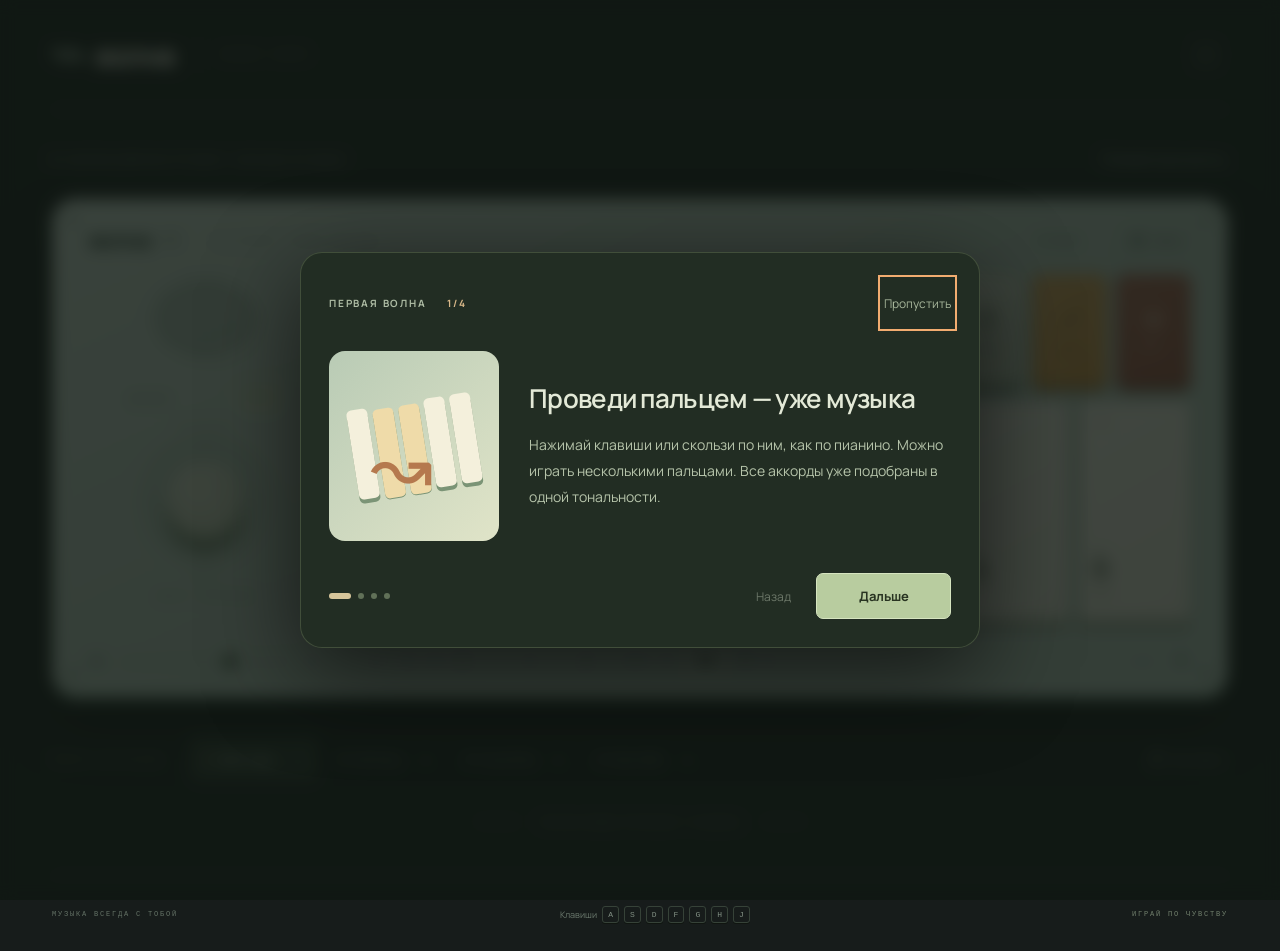
<file: index.html>
<!doctype html>
<html lang="ru" data-theme="mint" data-version="2">
<head>
  <meta charset="UTF-8">
  <meta name="viewport" content="width=device-width,initial-scale=1,viewport-fit=cover">
  <meta name="theme-color" content="#171c1b">
  <meta name="description" content="ВОЛНА — карманный синтезатор. Играйте аккорды, меняйте звук движением джойстика и записывайте музыку.">
  <meta name="apple-mobile-web-app-capable" content="yes">
  <meta name="apple-mobile-web-app-status-bar-style" content="black-translucent">
  <meta name="apple-mobile-web-app-title" content="Волна">
  <title>ВОЛНА — карманный синтезатор</title>
  <link rel="manifest" href="./manifest.webmanifest">
  <link rel="icon" type="image/svg+xml" href="./icon.svg">
  <link rel="apple-touch-icon" href="./icon-192.png">
  <link rel="stylesheet" href="./style.css">
</head>
<body>
  <svg class="icon-defs" xmlns="http://www.w3.org/2000/svg"><defs>
    <symbol id="i-wave" viewBox="0 0 24 24"><path d="M2 12c3-13 6 13 10 0s6 13 10 0"/></symbol>
    <symbol id="i-menu" viewBox="0 0 24 24"><path d="M4 7h16M4 12h16M4 17h16"/></symbol>
    <symbol id="i-expand" viewBox="0 0 24 24"><path d="M8 3H3v5m13-5h5v5M3 16v5h5m13-5v5h-5"/></symbol>
    <symbol id="i-plus" viewBox="0 0 24 24"><path d="M12 5v14M5 12h14"/></symbol>
    <symbol id="i-headphones" viewBox="0 0 24 24"><path d="M4 14v-3a8 8 0 0 1 16 0v3M4 12H3v7h4v-7H4Zm16 0h1v7h-4v-7h3Z"/></symbol>
    <symbol id="i-volume" viewBox="0 0 24 24"><path d="m11 5-6 5H2v4h3l6 5V5Zm4 3a6 6 0 0 1 0 8m3-11a10 10 0 0 1 0 14"/></symbol>
    <symbol id="i-close" viewBox="0 0 24 24"><path d="m6 6 12 12M18 6 6 18"/></symbol>
    <symbol id="i-mic" viewBox="0 0 24 24"><rect x="9" y="2" width="6" height="13" rx="3"/><path d="M5 10v2a7 7 0 0 0 14 0v-2m-7 9v3m-4 0h8"/></symbol>
    <symbol id="i-download" viewBox="0 0 24 24"><path d="M12 3v12m-5-5 5 5 5-5M4 16v5h16v-5"/></symbol>
    <symbol id="i-arp" viewBox="0 0 24 24"><path d="M3 18h5v-5h5V8h5V3h3"/></symbol>
    <symbol id="i-hold" viewBox="0 0 24 24"><path d="M8 11V6a2 2 0 0 1 4 0v5-7a2 2 0 0 1 4 0v8-5a2 2 0 0 1 4 0v9c0 4-2 6-6 6h-1c-3 0-5-2-7-5l-3-5a2 2 0 0 1 3-2l3 3"/></symbol>
    <symbol id="i-arrow" viewBox="0 0 24 24"><path d="M5 12h14m-5-5 5 5-5 5"/></symbol>
    <symbol id="i-help" viewBox="0 0 24 24"><circle cx="12" cy="12" r="9"/><path d="M9 9a3 3 0 1 1 5 2c-2 1-2 1-2 3m0 3v.1"/></symbol>
  </defs></svg>
  <div class="app">
    <header class="site-header">
      <div class="wordmark" aria-label="Волна"><svg><use href="#i-wave"/></svg>волна<span>POCKET SYNTH</span></div>
      <div class="header-actions"><button id="fullscreen" class="icon-button" aria-label="На весь экран" title="На весь экран"><svg><use href="#i-expand"/></svg></button></div>
    </header>
    <main>
      <div class="intro"><span class="eyebrow"><i></i> МАЛЕНЬКИЙ ИНСТРУМЕНТ. БОЛЬШЕ МУЗЫКИ.</span><p>Поймай свою волну.</p></div>
      <section class="instrument" aria-label="Музыкальный инструмент">
        <span class="screw screw-tl"></span><span class="screw screw-tr"></span><span class="screw screw-bl"></span><span class="screw screw-br"></span>
        <div class="instrument-top"><div class="device-brand">волна<span>01</span></div><span class="device-caption">POLYPHONIC CHORD MACHINE</span><div class="power"><i id="power-led"></i><span id="power-label">READY</span></div><button class="device-menu menu-action" aria-label="Меню инструмента"><svg><use href="#i-menu"/></svg><span>Меню</span></button></div>
        <div class="instrument-body">
          <aside class="motion-module">
            <div class="speaker" aria-hidden="true"></div>
            <div class="motion-title"><span>MOTION</span><span class="tiny-dot"></span><button id="echo" class="echo-button" aria-pressed="true" title="Включить или выключить эхо">ЭХО <i></i></button></div>
            <div class="joystick-area" id="joystick" role="slider" tabindex="0" aria-label="Джойстик эффектов, стрелки меняют звук" aria-valuemin="-100" aria-valuemax="100" aria-valuenow="0">
              <div class="joystick-ticks"></div><span class="axis axis-x"></span><span class="axis axis-y"></span><div class="joystick-knob" id="joystick-knob"><span></span></div>
              <span class="direction direction-top" id="joy-vertical">ПРОСТРАНСТВО</span><span class="direction direction-bottom" id="joy-horizontal">ЯРКОСТЬ</span>
            </div>
            <div class="motion-hint" id="joy-readout">ЯРКОСТЬ / ПРОСТРАНСТВО</div>
          </aside>
          <div class="play-module">
            <div class="top-controls">
              <div class="display"><div class="display-top"><span id="display-voice">01 / WARM TAPE</span><span id="display-status">STEREO</span></div><div class="display-main"><div class="chord-readout"><span id="chord-root">C</span><span id="chord-quality">maj7</span></div><canvas id="scope" aria-label="Осциллограмма звука"></canvas></div><div class="display-bottom"><span id="display-notes">C · E · G · B</span><span id="display-mode">CHORD MODE</span></div></div>
              <button class="function-button hold-button" id="hold" aria-pressed="false" title="Удерживать аккорд"><svg><use href="#i-hold"/></svg><span>HOLD</span><i></i></button>
              <button class="function-button arp-button" id="arp" aria-pressed="false" title="Арпеджиатор"><svg><use href="#i-arp"/></svg><span>ARP</span><i></i></button>
              <button class="function-button record-button" id="record" aria-pressed="false" title="Начать запись"><span class="record-symbol"></span><span id="record-label">REC</span><i></i></button>
            </div>
            <div class="pads" id="pads" aria-label="Аккордовые клавиши"></div>
          </div>
        </div>
        <div class="device-bottom">
          <label class="volume-control"><svg><use href="#i-volume"/></svg><input type="range" min="0" max="100" value="65" id="volume" aria-label="Громкость"><span id="volume-value">65</span></label>
          <div class="bottom-divider"></div><div class="octave-control"><span class="control-label">OCT</span><button id="octave-down" aria-label="Октава ниже">−</button><output id="octave-value">0</output><button id="octave-up" aria-label="Октава выше">+</button></div>
          <div class="bottom-divider"></div><label class="key-control"><span class="control-label">KEY</span><select id="root-key" aria-label="Тональность"><option>C</option><option>C♯</option><option>D</option><option>E♭</option><option>E</option><option>F</option><option>F♯</option><option>G</option><option>A♭</option><option>A</option><option>B♭</option><option>B</option></select></label>
          <div class="tempo-control"><span class="control-label">TEMPO</span><button id="tempo-down" class="tempo-step" aria-label="Темп медленнее">−</button><button id="tempo" class="number-dial" role="spinbutton" aria-valuemin="40" aria-valuemax="200" aria-valuenow="84" aria-label="Темп. Потяни число или используй стрелки" title="Потяни число вбок или вверх">84</button><button id="tempo-up" class="tempo-step" aria-label="Темп быстрее">+</button><span class="bpm">BPM</span></div><div class="device-serial">V—001 <span>✳</span></div>
        </div>
      <div id="count-in" class="count-in" role="status" aria-live="polite" hidden><span>ДО ЗАПИСИ</span><strong id="count-number">3</strong><small>REC — отменить</small></div>
      </section>
      <div class="preset-bar"><span class="preset-label">ВЫБЕРИ НАСТРОЕНИЕ</span><div class="preset-list" aria-label="Тембры"><button data-voice="tape" class="preset active" aria-pressed="true"><i class="preset-dot tape-dot"></i>Warm Tape<span>01</span></button><button data-voice="keys" class="preset" aria-pressed="false"><i class="preset-dot keys-dot"></i>Soft Keys<span>02</span></button><button data-voice="cloud" class="preset" aria-pressed="false"><i class="preset-dot cloud-dot"></i>Cloud Pad<span>03</span></button><button data-voice="bell" class="preset" aria-pressed="false"><i class="preset-dot bell-dot"></i>Moon Bell<span>04</span></button></div><button class="help-button" id="help"><svg><use href="#i-help"/></svg><span>Как играть</span></button></div>
      <div class="play-hint"><span class="hint-line"></span><span id="play-hint">Коснись клавиш. Остальное — по чувству.</span><span class="hint-line"></span></div>
    </main>
    <footer><span>МУЗЫКА ВСЕГДА С ТОБОЙ</span><span class="desktop-hint">Клавиши <kbd>A</kbd><kbd>S</kbd><kbd>D</kbd><kbd>F</kbd><kbd>G</kbd><kbd>H</kbd><kbd>J</kbd></span><span class="footer-note">ИГРАЙ ПО ЧУВСТВУ</span></footer>
  </div>
  <div class="portrait-tip" id="portrait-tip"><div class="rotate-phone">↻</div><span>Больше места для музыки</span><p>Поверни телефон горизонтально</p><button id="dismiss-portrait">Продолжить так</button></div>
  <dialog id="settings" class="settings-dialog"><div class="dialog-header"><div><span class="eyebrow">ТВОЙ ИНСТРУМЕНТ</span><h2>Настрой свою волну</h2></div><button class="icon-button close-settings" aria-label="Закрыть настройки"><svg><use href="#i-close"/></svg></button></div>
    <nav class="settings-tabs" aria-label="Разделы настроек"><button data-tab="sound" class="selected">Звук</button><button data-tab="look">Вид</button><button data-tab="recordings">Записи <span id="recording-count">0</span></button><button data-tab="app">Установка</button></nav>
    <div class="tab-panel" id="tab-sound">
      <div class="setting-section"><h3>Характер звука</h3>
        <div class="setting-row"><label for="scale">Лад</label><select id="scale"><option value="major">Мажор</option><option value="minor">Минор</option></select></div>
        <div class="setting-row"><label for="tail">Шлейф после отпускания</label><input id="tail" type="range" min="0.2" max="4" step="0.1" value="1.8"><output id="tail-value">1.8 с</output></div>
        <p class="setting-note">Чем длиннее шлейф, тем плавнее аккорды перетекают друг в друга. Его характер зависит от тембра.</p>
        <div class="setting-row"><label for="reverb">Пространство</label><input id="reverb" type="range" min="0" max="100" value="40"><output id="reverb-value">40%</output></div>
        <label class="setting-row"><span>Эхо · мягкие повторы</span><input type="checkbox" id="echo-enabled" checked class="switch"></label>
        <div class="setting-row"><label for="echo-amount">Количество эха</label><input id="echo-amount" type="range" min="0" max="70" value="28"><output id="echo-value">28%</output></div>
      </div>
      <div class="setting-section"><h3>Джойстик</h3><div class="setting-row"><label for="joy-mode">Режим</label><select id="joy-mode"><option value="color">Цвет · яркость и пространство</option><option value="echo">Эхо · время и повторы</option><option value="motion">Движение · фильтр и пульсация</option></select></div><div class="setting-row"><label for="joy-sensitivity">Чувствительность</label><input id="joy-sensitivity" type="range" min="50" max="250" step="10" value="160"><output id="sensitivity-value">160%</output></div><p class="setting-note">Небольшое движение уже меняет звук. Больше чувствительность — раньше достигается полный эффект. Отпусти джойстик, чтобы вернуться к исходному звуку. В режиме «Эхо» включи кнопку ЭХО.</p></div>
      <div class="setting-section"><h3>Микрофон</h3><div class="setting-row"><div><strong id="mic-status">Выключен</strong><p>Добавь голос или окружающие звуки в запись.</p></div><button id="mic-toggle" class="small-button"><svg><use href="#i-mic"/></svg>Включить</button></div><label class="setting-row mic-gain-row" hidden>Уровень микрофона<input id="mic-gain" type="range" min="0" max="150" value="80"></label><p class="setting-note">Микрофон записывается вместе с инструментом. Его звук не выводится в динамики.</p></div>
      <div class="setting-section"><h3>Наушники и вывод звука</h3><div class="setting-row"><label for="audio-output">Устройство</label><select id="audio-output"><option value="default">Системное</option></select></div><p class="setting-note" id="output-note">Подключи наушники к телефону — звук переключится через систему. Bluetooth может добавлять задержку.</p><button id="refresh-devices" class="text-button">Обновить устройства</button></div>
    </div>
    <div class="tab-panel" id="tab-look" hidden><div class="setting-section"><h3>Цвет корпуса</h3><div class="themes"><button data-theme="mint" class="theme-choice selected"><i style="background:#c3d3c9"></i>Шалфей</button><button data-theme="sand" class="theme-choice"><i style="background:#d9c9ad"></i>Песок</button><button data-theme="lilac" class="theme-choice"><i style="background:#c8bdd9"></i>Лаванда</button><button data-theme="ink" class="theme-choice"><i style="background:#354442"></i>Графит</button></div></div><div class="setting-section"><h3>Ощущение игры</h3><label class="setting-row"><span>Вибрация клавиш</span><input type="checkbox" id="haptics" checked class="switch"></label><p class="setting-note">На устройствах, которые поддерживают вибрацию в браузере.</p></div></div>
    <div class="tab-panel" id="tab-recordings" hidden><div class="recordings-intro"><h3>Твои маленькие сессии</h3><p>Нажми REC, дождись 3 → 2 → 1, сыграй и нажми ещё раз. Записи хранятся в этом браузере — скачай важные сессии.</p></div><div id="recordings-list"></div></div>
    <div class="tab-panel" id="tab-app" hidden><div class="install-card"><img src="./icon.svg" alt="Иконка Волны"><div><h3>Волна всегда под рукой</h3><p>Установи как приложение — с отдельной иконкой и без адресной строки.</p></div></div><button class="primary-button install-action">Добавить на главный экран <svg><use href="#i-plus"/></svg></button><div class="setting-section instruction-card" id="installation-instructions" tabindex="-1"><h3>На iPhone</h3><p class="instruction">Открой сайт в Safari → «Поделиться» → «На экран “Домой”» → «Добавить». Затем запускай Волну с новой иконки.</p><h3>На Android</h3><p class="instruction">Нажми кнопку выше или открой меню браузера → «Установить приложение» / «Добавить на главный экран».</p><p class="setting-note">После первого открытия инструмент доступен офлайн. Поверни телефон горизонтально для удобной игры.</p></div><div class="setting-section"><h3>Как играть</h3><p class="instruction">Скользи по клавишам или играй несколькими пальцами. Все аккорды сочетаются в выбранном ладу. Шлейф и ЭХО плавно соединяют звучание. HOLD оставляет аккорд звучать; повторное нажатие выключает его. ARP играет ноты по очереди. Потяни число TEMPO, чтобы изменить скорость. Джойстик добавляет эффекты — его режим и чувствительность находятся в разделе «Звук».</p><button id="replay-tutorial" class="small-button">Пройти короткое знакомство</button><p class="setting-note">На компьютере: A–J или 1–7 — аккорды, пробел — HOLD, R — запись, Esc — отпустить все клавиши.</p></div></div>
  </dialog>
  <dialog id="welcome" class="welcome-dialog" aria-labelledby="lesson-title" aria-describedby="lesson-text">
    <div class="lesson-top"><span class="eyebrow">ПЕРВАЯ ВОЛНА <span id="lesson-step">1 / 4</span></span><button id="lesson-skip" class="text-button">Пропустить</button></div>
    <div class="lesson-layout"><div id="lesson-art" class="lesson-art" data-kind="keys" aria-hidden="true">
      <div class="art-keys"><i></i><i></i><i></i><i></i><i></i><span>↝</span></div>
      <div class="art-tail"><b>♪</b><b>♪</b><b>♪</b><b>♪</b></div>
      <div class="art-joy"><span></span><i>↗</i></div>
      <div class="art-record"><span>3</span><span>2</span><span>1</span><i></i></div>
    </div><div class="lesson-copy"><h2 id="lesson-title"></h2><p id="lesson-text"></p></div></div>
    <div class="lesson-footer"><div class="lesson-dots" aria-hidden="true"><i class="lesson-dot current"></i><i class="lesson-dot"></i><i class="lesson-dot"></i><i class="lesson-dot"></i></div><button id="lesson-back" class="small-button">Назад</button><button id="lesson-next" class="primary-button">Дальше</button></div>
  </dialog>
  <div id="toast" role="status" aria-live="polite"></div>
  <script src="./app.js" defer></script>
</body>
</html>
</file>
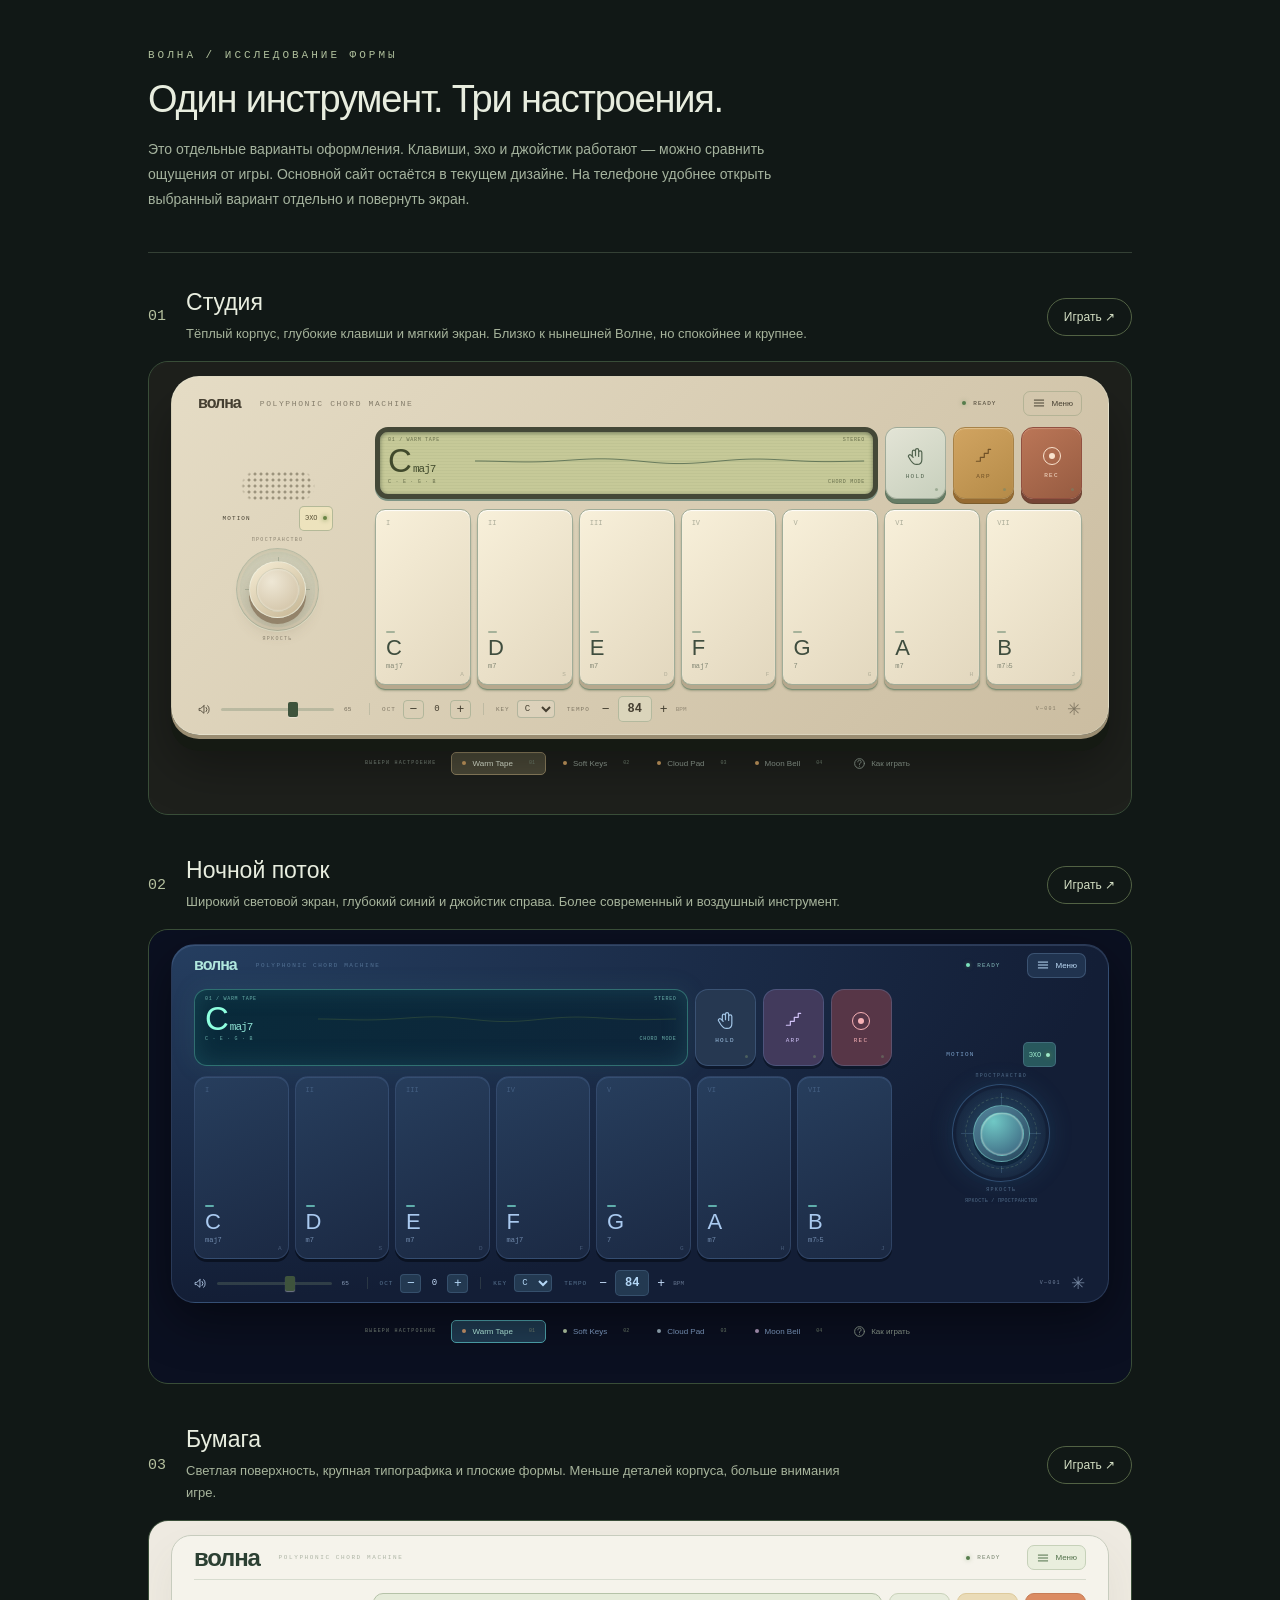
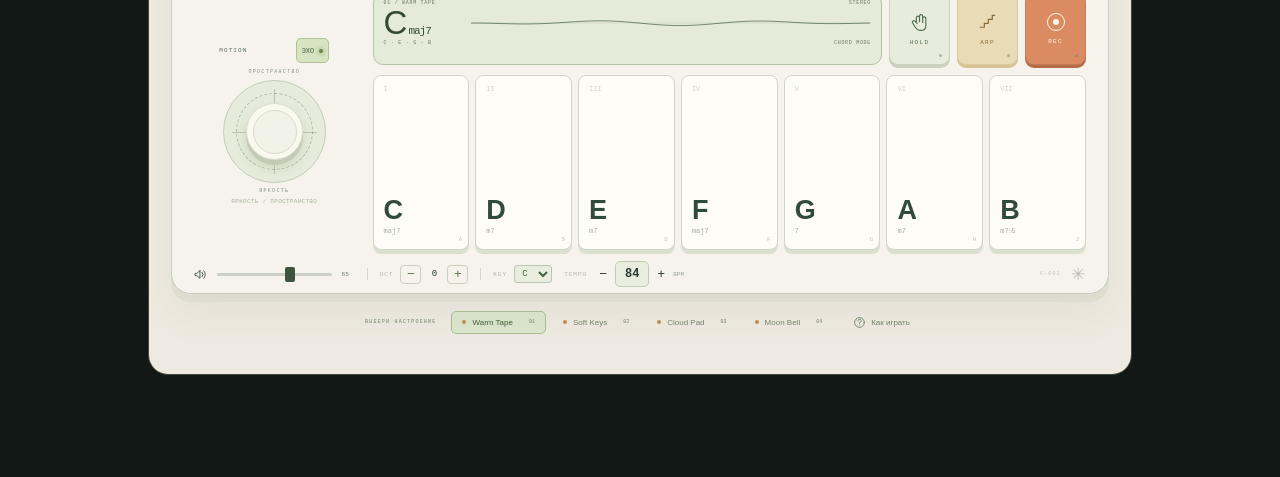
<file: designs.html>
<!doctype html><html lang="ru"><meta charset="utf-8"><meta name="viewport" content="width=device-width,initial-scale=1"><title>Волна · три направления</title><style>*{box-sizing:border-box}body{margin:0;background:#111816;color:#e8eddf;font-family:Arial,sans-serif}main{max-width:1040px;padding:44px 28px 60px;margin:auto}header{border-bottom:1px solid #344035;padding-bottom:25px;margin-bottom:36px}.over{font:11px monospace;letter-spacing:3px;color:#afbf9c}h1{font-size:38px;font-weight:500;letter-spacing:-1.2px;margin:16px 0}header p{font-size:14px;color:#a5b39e;line-height:1.8;max-width:650px}section{margin-bottom:42px}.caption{display:flex;gap:20px;align-items:center;margin-bottom:16px}.caption>span{font:15px monospace;color:#b6c19f}.caption h2{font-size:23px;font-weight:500;margin:0 0 7px}.caption p{font-size:13px;line-height:1.7;color:#a7b49c;margin:0;max-width:680px}.caption a{margin-left:auto;white-space:nowrap;border:1px solid #526244;border-radius:25px;padding:11px 16px;color:#d4dfc4;text-decoration:none;font-size:12px}.frame{position:relative;width:100%;aspect-ratio:844/390;border-radius:20px;overflow:hidden;background:#26342a;border:1px solid #394d38}iframe{border:0;width:100%;height:100%;display:block}@media(max-width:700px){main{padding:28px 16px}.caption{gap:10px}.caption h2{font-size:20px}.caption p{font-size:12px}.caption a{font-size:10px;padding:10px}.frame{aspect-ratio:390/720}h1{font-size:31px}.caption>span{display:none}}</style><main><header><span class="over">ВОЛНА / ИССЛЕДОВАНИЕ ФОРМЫ</span><h1>Один инструмент. Три настроения.</h1><p>Это отдельные варианты оформления. Клавиши, эхо и джойстик работают — можно сравнить ощущения от игры. Основной сайт остаётся в текущем дизайне. На телефоне удобнее открыть выбранный вариант отдельно и повернуть экран.</p></header><section><div class="caption"><span>01</span><div><h2>Студия</h2><p>Тёплый корпус, глубокие клавиши и мягкий экран. Близко к нынешней Волне, но спокойнее и крупнее.</p></div><a href="volna-concept-studio.html" target="_blank">Играть ↗</a></div><div class="frame"><iframe title="Волна — Студия" src="volna-concept-studio.html" loading="lazy"></iframe></div></section><section><div class="caption"><span>02</span><div><h2>Ночной поток</h2><p>Широкий световой экран, глубокий синий и джойстик справа. Более современный и воздушный инструмент.</p></div><a href="volna-concept-night.html" target="_blank">Играть ↗</a></div><div class="frame"><iframe title="Волна — Ночной поток" src="volna-concept-night.html" loading="lazy"></iframe></div></section><section><div class="caption"><span>03</span><div><h2>Бумага</h2><p>Светлая поверхность, крупная типографика и плоские формы. Меньше деталей корпуса, больше внимания игре.</p></div><a href="volna-concept-paper.html" target="_blank">Играть ↗</a></div><div class="frame"><iframe title="Волна — Бумага" src="volna-concept-paper.html" loading="lazy"></iframe></div></section></main></html>
</file>
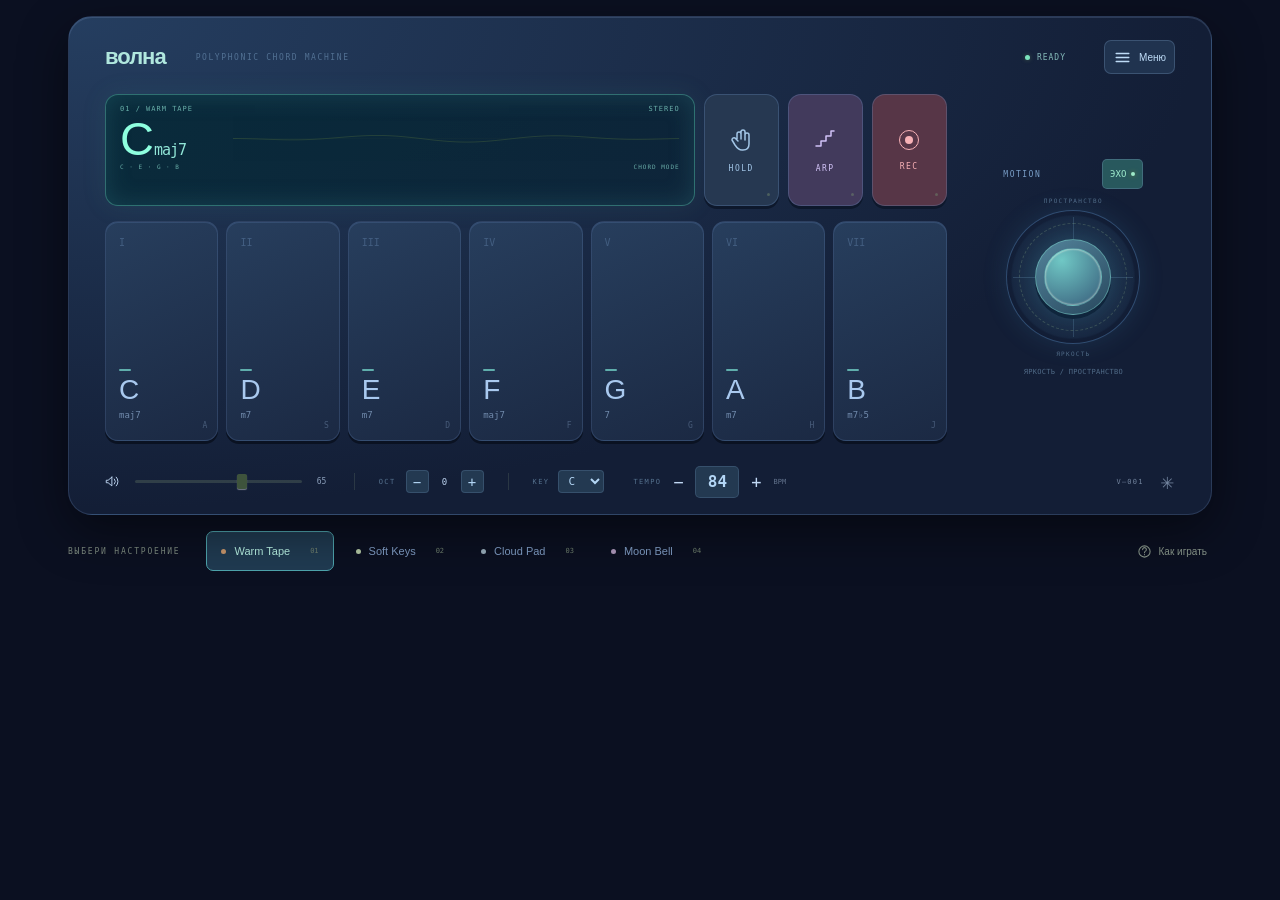
<file: volna-concept-night.html>
<!doctype html>
<html lang="ru" data-theme="mint" data-version="2">
<head>
  <meta charset="UTF-8">
  <meta name="viewport" content="width=device-width,initial-scale=1,viewport-fit=cover">
  <meta name="theme-color" content="#171c1b">
  <meta name="description" content="ВОЛНА — карманный синтезатор. Играйте аккорды, меняйте звук движением джойстика и записывайте музыку.">
  <meta name="apple-mobile-web-app-capable" content="yes">
  <meta name="apple-mobile-web-app-status-bar-style" content="black-translucent">
  <meta name="apple-mobile-web-app-title" content="Волна">
  <title>Волна · Ночной поток</title>
  
  <link rel="icon" type="image/svg+xml" href="data:image/svg+xml,%3Csvg%20xmlns%3D%22http%3A%2F%2Fwww.w3.org%2F2000%2Fsvg%22%20viewBox%3D%220%200%20512%20512%22%3E%3Crect%20width%3D%22512%22%20height%3D%22512%22%20rx%3D%22112%22%20fill%3D%22%23c3d3c0%22%2F%3E%3Crect%20x%3D%2245%22%20y%3D%2245%22%20width%3D%22422%22%20height%3D%22422%22%20rx%3D%2280%22%20fill%3D%22none%22%20stroke%3D%22%23536e51%22%20stroke-opacity%3D%22.22%22%20stroke-width%3D%222%22%2F%3E%3Cpath%20d%3D%22M94%20267c54-174%2071%20174%20126%200s73%20174%20128%200%2069%200%2070%200%22%20fill%3D%22none%22%20stroke%3D%22%23304a38%22%20stroke-width%3D%2224%22%20stroke-linecap%3D%22round%22%2F%3E%3Ccircle%20cx%3D%22382%22%20cy%3D%22139%22%20r%3D%2218%22%20fill%3D%22%23c97b4b%22%2F%3E%3C%2Fsvg%3E%0A">
  <link rel="apple-touch-icon" href="data:image/svg+xml,%3Csvg%20xmlns%3D%22http%3A%2F%2Fwww.w3.org%2F2000%2Fsvg%22%20viewBox%3D%220%200%20512%20512%22%3E%3Crect%20width%3D%22512%22%20height%3D%22512%22%20rx%3D%22112%22%20fill%3D%22%23c3d3c0%22%2F%3E%3Crect%20x%3D%2245%22%20y%3D%2245%22%20width%3D%22422%22%20height%3D%22422%22%20rx%3D%2280%22%20fill%3D%22none%22%20stroke%3D%22%23536e51%22%20stroke-opacity%3D%22.22%22%20stroke-width%3D%222%22%2F%3E%3Cpath%20d%3D%22M94%20267c54-174%2071%20174%20126%200s73%20174%20128%200%2069%200%2070%200%22%20fill%3D%22none%22%20stroke%3D%22%23304a38%22%20stroke-width%3D%2224%22%20stroke-linecap%3D%22round%22%2F%3E%3Ccircle%20cx%3D%22382%22%20cy%3D%22139%22%20r%3D%2218%22%20fill%3D%22%23c97b4b%22%2F%3E%3C%2Fsvg%3E%0A">
  <style>:root{--page:#171c1b;--text:#eeeae0;--muted:#858e87;--shell:#becfc3;--shell-top:#d2dfd5;--shell-edge:#8eaa98;--ink:#28382f;--pad:#e9e7da;--pad-top:#f5f2e8;--pad-edge:#a6ad9c;--accent:#d87d4c;--screen:#b5c9a6;--screen-ink:#263f32;--line:#303834;font-family:'Manrope',Arial,sans-serif;color:var(--text);background:var(--page);font-synthesis:none;color-scheme:dark}
*{box-sizing:border-box}body{margin:0;min-width:320px}button,a,input,select{-webkit-tap-highlight-color:transparent}button,input,select{font:inherit}button{cursor:pointer}button,a{touch-action:manipulation}button{color:inherit}button:focus-visible,a:focus-visible,input:focus-visible,select:focus-visible,[tabindex]:focus-visible{outline:2px solid #f2ac70;outline-offset:4px}button:disabled{cursor:default;opacity:.4}svg{width:22px;height:22px;fill:none;stroke:currentColor;stroke-width:1.7;stroke-linecap:round;stroke-linejoin:round;flex-shrink:0}.icon-defs{position:absolute;width:0;height:0}.app{max-width:1440px;margin:auto;padding:0 52px}.site-header{height:110px;display:flex;align-items:center;justify-content:space-between;border-bottom:1px solid var(--line)}.wordmark{display:flex;align-items:center;color:var(--text);text-decoration:none;font-size:29px;font-weight:800;letter-spacing:-1.4px}.wordmark svg{width:34px;height:34px;margin-right:9px;stroke:#c3d5c3;stroke-width:2.4}.wordmark span{letter-spacing:2px;font-family:monospace;font-size:9px;font-weight:400;color:#929d94;margin-left:22px;padding-left:22px;border-left:1px solid #414b43;line-height:26px}.header-actions{display:flex;align-items:center;gap:22px}.quiet-button,.icon-button{background:none;border:0;display:flex;align-items:center;justify-content:center;gap:8px}.quiet-button{font-size:12px;color:#c4cdc4}.quiet-button svg{width:17px;height:17px}.icon-button{width:34px;height:34px;border-radius:7px;color:#b8c2b9}.icon-button:hover,.quiet-button:hover{color:white;background:#ffffff08}.header-divider{width:1px;height:21px;background:#394139}.intro{padding:40px 0 31px;display:flex;justify-content:space-between;align-items:center}.eyebrow{font-size:9px;letter-spacing:2px;font-weight:700;color:#919c93;display:flex;align-items:center;gap:10px}.eyebrow i{width:5px;height:5px;border-radius:50%;background:#bdcdb8}.intro p{margin:0;color:#a1aca2;font-size:13px;letter-spacing:.15px}.instrument{position:relative;max-width:1180px;margin:auto;background:linear-gradient(155deg,var(--shell-top),var(--shell) 55%);padding:25px 36px 18px;border-radius:24px;border:1px solid #e6f2e332;box-shadow:0 3px 0 var(--shell-edge),0 8px 0 #202b25,0 10px 0 #101512,0 30px 55px #0006,inset 0 2px 1px #ffffff66;color:var(--ink);user-select:none;-webkit-user-select:none}.screw{position:absolute;width:7px;height:7px;border-radius:50%;background:#546b54;box-shadow:inset 1px 1px 2px #1b2c25,0 1px 1px #e2f0e7aa;opacity:.65}.screw:after{content:'';position:absolute;left:1px;right:1px;top:3px;border-top:1px solid #cad3bf;transform:rotate(-35deg)}.screw-tl{top:17px;left:17px}.screw-tr{top:17px;right:17px}.screw-bl{bottom:17px;left:17px}.screw-br{bottom:17px;right:17px}.instrument-top{height:30px;display:flex;align-items:center;gap:30px;margin-bottom:19px}.device-brand{font-size:22px;font-weight:800;letter-spacing:-1px;display:flex;align-items:center;gap:10px}.device-brand span{border:1px solid #657e6970;border-radius:4px;padding:2px 4px;font:9px monospace;letter-spacing:0}.device-caption{font:8px monospace;letter-spacing:2.2px;opacity:.6}.power{margin-left:auto;display:flex;align-items:center;gap:7px;font:8px monospace;letter-spacing:1px}.power i{width:5px;height:5px;background:#567c4c;border-radius:50%;box-shadow:0 0 4px #6a915b80}.power.playing i{background:#597b3a;box-shadow:0 0 7px #5b9135}.device-menu{display:flex;background:transparent;border:0;padding:0;color:var(--ink);margin-left:8px}.device-menu svg{width:19px;height:19px}.instrument-body{display:grid;grid-template-columns:21% 1fr;gap:29px}.motion-module{display:flex;flex-direction:column;align-items:center;min-width:0}.speaker{width:112px;height:80px;margin-top:4px;margin-bottom:25px;background-image:radial-gradient(circle,#2f463b 1.6px,transparent 2px);background-size:8px 8px;mask-image:radial-gradient(ellipse 56px 42px at center,#000 90%,transparent 98%);opacity:.9}.motion-title{width:150px;display:flex;align-items:center;justify-content:space-between;font:8px monospace;letter-spacing:1.5px}.tiny-dot{width:3px;height:3px;border-radius:50%;background:#5e795f;margin-left:auto;margin-right:8px}.joystick-area{position:relative;width:160px;height:160px;margin:8px 0 4px;touch-action:none;cursor:grab}.joystick-area:active{cursor:grabbing}.joystick-ticks{position:absolute;inset:13px;border:1px solid #78907c65;border-radius:50%;background:radial-gradient(circle,#9bae9c66 0,#acbfae44 65%,transparent 67%);box-shadow:inset 0 3px 7px #546a4c30,0 1px 0 #edf5e080}.joystick-ticks:after{content:'';position:absolute;inset:12px;border:1px dashed #6f8b7460;border-radius:50%}.axis{position:absolute;opacity:.25}.axis-x{top:50%;left:20px;right:20px;border-top:1px solid #435e48}.axis-y{left:50%;top:20px;bottom:20px;border-left:1px solid #435e48}.joystick-knob{position:absolute;width:76px;height:76px;left:calc(50% - 38px);top:calc(50% - 38px);border-radius:50%;background:linear-gradient(150deg,#e4e8d9,#b8c5ad);border:1px solid #f0f3e699;box-shadow:0 7px 0 #74846d,0 9px 2px #50664b90,0 14px 15px #4a5d4770,inset 0 3px 5px #fbfcf280;z-index:1;display:grid;place-items:center;will-change:transform}.joystick-knob span{width:58px;height:58px;border-radius:50%;border:1px solid #aab7a140;background:radial-gradient(circle at 40% 30%,#e0e5d5,#cbd2bd);box-shadow:inset 0 0 2px #f6f6e9}.direction{position:absolute;left:0;right:0;text-align:center;font:6px monospace;letter-spacing:1.3px;opacity:.55}.direction-top{top:0}.direction-bottom{bottom:0}.motion-hint{font-size:8px;opacity:.55;margin-top:7px}.play-module{min-width:0;display:flex;flex-direction:column;gap:15px}.top-controls{display:grid;grid-template-columns:1fr 75px 75px 75px;gap:9px;height:112px}.display{background:var(--screen);color:var(--screen-ink);border:7px solid #2d3a31;border-radius:10px;box-shadow:0 2px 0 #7f9586,inset 0 1px 4px #1a291b88;min-width:0;padding:7px 9px;position:relative;overflow:hidden;isolation:isolate}.display:after{content:'';position:absolute;inset:0;background:repeating-linear-gradient(0deg,transparent 0,transparent 2px,#172e1412 3px);pointer-events:none;z-index:2}.display-top,.display-bottom{display:flex;justify-content:space-between;font:7px monospace;letter-spacing:1px;gap:5px;white-space:nowrap}.display-top{opacity:.7}.display-bottom{font-size:6px;opacity:.7}.display-main{display:flex;align-items:center;gap:13px;height:53px;overflow:hidden}.chord-readout{display:flex;gap:3px;align-items:baseline;min-width:93px}.chord-readout>span:first-child{font:47px 'DM Sans',sans-serif;font-weight:500;letter-spacing:-3px}.chord-readout>span:last-child{font:15px monospace;letter-spacing:-1px}#scope{height:45px;min-width:0;flex:1;opacity:.85}.function-button{border:1px solid #6f806e80;border-radius:9px;box-shadow:0 4px 0 #667c65,0 5px 0 #596d58,inset 0 1px 1px #f5f4dd65;background:linear-gradient(145deg,#e3e4d6,#c7cfbc);color:#51634e;display:flex;flex-direction:column;align-items:center;justify-content:center;gap:12px;position:relative;touch-action:none}.function-button svg{width:24px;height:24px;stroke-width:1.5}.function-button>span:not(.record-symbol){font:8px monospace;letter-spacing:1.5px}.function-button i{position:absolute;bottom:9px;right:8px;width:3px;height:3px;background:#70856b;border-radius:50%;opacity:.5}.arp-button{background:linear-gradient(145deg,#e4ae65,#d79949);color:#705127;box-shadow:0 4px 0 #966b32,0 5px 0 #7c5d2c,inset 0 1px 1px #fff2d565;border-color:#a78248}.record-button{background:linear-gradient(145deg,#b36d59,#a25645);color:#f9e2cd;box-shadow:0 4px 0 #764536,0 5px 0 #63412e,inset 0 1px 1px #efbaa765;border-color:#915040}.record-symbol{width:20px;height:20px;border:1.5px solid currentColor;border-radius:50%;position:relative}.record-symbol:after{content:'';position:absolute;inset:5px;border-radius:50%;background:currentColor}.function-button[aria-pressed=true]{transform:translateY(3px);box-shadow:0 1px 0 #566850,inset 0 1px 5px #343c2840}.function-button[aria-pressed=true] i{background:#fff3c8;box-shadow:0 0 5px #fff3c8;opacity:1}.record-button[aria-pressed=true] .record-symbol:after{border-radius:1px;animation:blink 1.2s infinite}.pads{display:grid;grid-template-columns:repeat(7,minmax(0,1fr));gap:8px;height:220px;touch-action:none}.pad{position:relative;min-width:0;display:flex;flex-direction:column;align-items:flex-start;justify-content:flex-end;padding:17px 13px 20px;background:linear-gradient(150deg,var(--pad-top),var(--pad));color:#3f4d3e;border:1px solid #a0ac98;border-radius:8px;box-shadow:0 6px 0 var(--pad-edge),0 7px 0 #7d9077,0 9px 3px #3e583a55,inset 0 1px 1px #ffffffe0;transition:background .12s,transform .08s,box-shadow .08s;touch-action:none;-webkit-touch-callout:none}.pad:hover{background:linear-gradient(150deg,#fffef4,#e7ebda)}.pad .degree{position:absolute;top:15px;left:13px;font:10px monospace;opacity:.4}.pad .pad-root{font:'DM Sans',sans-serif;font-size:28px;font-weight:500;letter-spacing:-1.7px;line-height:1.2}.pad .quality{font:9px monospace;opacity:.6;margin-top:3px}.pad .key-hint{font:8px monospace;position:absolute;bottom:10px;right:10px;opacity:.3}.pad:before{content:'';position:absolute;bottom:69px;left:13px;width:12px;height:2px;background:#a6b29a;border-radius:2px}.pad.pressed{background:linear-gradient(155deg,#dfad7a,#d49c65);border-color:#ab7d50;box-shadow:0 2px 0 #ae784b,0 3px 0 #81613b,inset 0 2px 5px #856d3230;transform:translateY(4px);color:#533a23}.pad.pressed:before{background:#785637;box-shadow:0 0 5px #ad7a3f50}.device-bottom{display:flex;align-items:center;gap:24px;margin-top:26px;height:29px;font:9px monospace}.volume-control{display:flex;align-items:center;gap:13px;width:21%;min-width:0}.volume-control svg{width:15px;height:15px;stroke-width:1.5}.volume-control input{min-width:0;width:100%}.volume-control>span{font-size:8px;opacity:.7;min-width:13px}input[type=range]{appearance:none;-webkit-appearance:none;height:3px;border-radius:4px;background:#6c846a50;cursor:pointer;accent-color:#475e42}input[type=range]::-webkit-slider-thumb{appearance:none;-webkit-appearance:none;width:10px;height:15px;background:#3e533c;border-radius:2px;box-shadow:0 1px 1px #fff6}input[type=range]::-moz-range-thumb{width:10px;height:15px;background:#3e533c;border:0;border-radius:2px}.bottom-divider{height:17px;border-left:1px solid #6e846e40}.octave-control{display:flex;align-items:center;gap:10px}.control-label{font-size:7px;letter-spacing:1.4px;opacity:.6}.octave-control button{border:1px solid #81987b70;background:transparent;border-radius:4px;color:var(--ink);height:23px;width:23px;padding:0;font:14px monospace}.octave-control button:hover{background:#344b2d16}.octave-control output{min-width:12px;text-align:center}.key-control{display:flex;align-items:center;gap:9px}.key-control select{font:11px monospace;color:var(--ink);background:#ffffff20;border:1px solid #6e846e60;border-radius:4px;padding:3px 5px;color-scheme:light;max-width:65px}.tempo-control{display:flex;align-items:center;gap:8px;margin-left:5px}.tempo-control input{appearance:textfield;-moz-appearance:textfield;background:none;border:0;border-bottom:1px solid #7c90724a;color:var(--ink);width:31px;text-align:center;font:11px monospace;padding:2px}.tempo-control input::-webkit-inner-spin-button{appearance:none}.bpm{font-size:7px;opacity:.45}.device-serial{margin-left:auto;font:7px monospace;letter-spacing:1.2px;opacity:.55;display:flex;align-items:center;gap:17px}.device-serial span{font-size:22px}.preset-bar{display:flex;align-items:center;gap:26px;margin:42px auto 0;max-width:1180px}.preset-label{font:8px monospace;letter-spacing:1.8px;color:#7f8c81;white-space:nowrap}.preset-list{display:flex;align-items:center;gap:7px;flex:1}.preset{display:flex;align-items:center;gap:8px;padding:13px 14px;border:1px solid transparent;background:transparent;color:#8e9b90;font-size:11px;border-radius:7px;white-space:nowrap}.preset:hover{color:#d4ddcf;background:#1c2520}.preset.active{background:#29342c;border-color:#3c4a3c;color:#e0e8d6;box-shadow:inset 0 1px 0 #ffffff05}.preset>span{font:7px monospace;color:#70806f;margin-left:12px}.preset-dot{width:5px;height:5px;border-radius:50%;background:#cb986d}.keys-dot{background:#b5caa6}.cloud-dot{background:#9aafbd}.bell-dot{background:#b19bbe}.help-button{margin-left:auto;display:flex;align-items:center;gap:7px;border:0;background:none;font-size:10px;color:#8b998d;padding:5px;white-space:nowrap}.help-button svg{width:15px;height:15px}.help-button:hover{color:#e0e8d6}.play-hint{display:flex;align-items:center;justify-content:center;gap:20px;color:#758378;font-size:10px;margin:34px 0 48px}.hint-line{width:45px;height:1px;background:#354136}footer{border-top:1px solid var(--line);display:flex;justify-content:space-between;align-items:center;min-height:75px;gap:15px;color:#657367;font:7px monospace;letter-spacing:1.8px}footer button{font:9px 'Manrope',sans-serif;letter-spacing:0;background:none;border:0;color:#8b998b;display:flex;align-items:center;gap:13px}footer svg{width:14px;height:14px}.desktop-hint{display:flex;align-items:center;gap:5px;font:9px 'Manrope',sans-serif;letter-spacing:0;color:#6d7b70}kbd{font:8px monospace;padding:3px 5px;border:1px solid #364238;border-radius:3px;box-shadow:0 1px 0 #101510;color:#829084}.portrait-tip{display:none}.settings-dialog{position:fixed;inset:0 0 0 auto;margin:0;height:100dvh;max-height:100dvh;width:480px;max-width:100vw;border:0;border-left:1px solid #475344;background:#202822;color:#e3e8dc;padding:30px 30px 45px;overflow:auto;box-shadow:-15px 0 70px #0005;overscroll-behavior:contain}.settings-dialog::backdrop{background:#0a100bd0;backdrop-filter:blur(5px)}.dialog-header{display:flex;justify-content:space-between;gap:15px;align-items:center}.dialog-header .eyebrow{font-size:8px;letter-spacing:1.6px}.dialog-header h2{font-size:23px;letter-spacing:-.8px;margin:9px 0 0;font-weight:600}.settings-tabs{display:flex;gap:20px;border-bottom:1px solid #3b463a;margin-top:30px;margin-bottom:25px}.settings-tabs button{background:none;border:0;color:#7e917d;padding:0 0 13px;font-size:11px;white-space:nowrap;border-bottom:2px solid transparent}.settings-tabs button.selected{color:#d7e1cc;border-color:#b1c79f}.settings-tabs button span{font:8px monospace;margin-left:3px}.setting-section{padding:0 0 25px;margin-bottom:24px;border-bottom:1px solid #364232}.setting-section h3,.recordings-intro h3{font-weight:600;font-size:13px;margin:0 0 18px;color:#cbd7c2}.setting-row{display:flex;align-items:center;justify-content:space-between;gap:12px;font-size:11px;margin-bottom:19px}.setting-row input[type=range]{width:140px;background:#4c5e46}.setting-row input[type=range]::-webkit-slider-thumb{background:#bac9a9}.setting-row output{font:10px monospace;width:35px;text-align:right}.setting-row select{max-width:190px;background:#293626;border:1px solid #4a5e43;color:#dbe7d1;border-radius:5px;padding:8px 10px;font-size:11px;color-scheme:dark}.setting-row p{color:#7f917c;font-size:10px;line-height:1.7;margin:7px 0 0}.setting-row strong{font-size:11px;font-weight:600}.setting-note{font-size:10px;line-height:1.8;color:#7e927b;margin:8px 0 0}.small-button{border:1px solid #516348;border-radius:6px;background:#30402b;color:#dce7d1;padding:9px 11px;display:flex;align-items:center;gap:8px;white-space:nowrap;font-size:10px}.small-button svg{width:13px;height:13px}.text-button{border:0;background:none;font-size:10px;padding:13px 0 0;color:#b7caaa;text-decoration:underline;text-underline-offset:3px}.themes{display:grid;grid-template-columns:repeat(4,1fr);gap:9px}.theme-choice{background:#293026;border:1px solid #3e4e38;border-radius:8px;padding:10px 3px;color:#91a186;font-size:9px;display:flex;align-items:center;flex-direction:column;gap:11px}.theme-choice i{width:40px;height:32px;border-radius:5px;border:1px solid #ffffff26;box-shadow:0 3px 0 #0003}.theme-choice.selected{border-color:#9fb58e;background:#35442e;color:#dfebd1}.switch{appearance:none;-webkit-appearance:none;width:34px;height:19px;border-radius:20px;background:#53604a;position:relative;cursor:pointer}.switch:before{content:'';position:absolute;left:3px;top:3px;width:13px;height:13px;border-radius:50%;background:#c2c8b9;transition:transform .15s}.switch:checked{background:#7a9368}.switch:checked:before{transform:translateX(15px);background:#e1ead8}.instruction{font-size:11px;line-height:1.9;color:#a5b39b;margin:10px 0 24px}.install-card{display:flex;gap:17px;align-items:center;margin-bottom:22px}.install-card img{width:65px;height:65px;border-radius:16px;box-shadow:0 3px 6px #0004}.install-card h3{font-size:14px;margin:0 0 8px}.install-card p,.recordings-intro p{font-size:10px;color:#94a58a;line-height:1.8;margin:0}.primary-button{background:#b8cc9f;color:#283321;border:1px solid #d6e4c0;border-radius:7px;font-size:11px;padding:13px 15px;width:100%;display:flex;align-items:center;justify-content:space-between;margin-bottom:27px;font-weight:700}.primary-button svg{width:16px;height:16px}.recordings-intro{margin-bottom:25px}.empty-recordings{border:1px dashed #495c3e;border-radius:10px;padding:32px 20px;text-align:center;color:#788e6c;font-size:11px;line-height:1.8}.recording-item{border:1px solid #405335;border-radius:9px;padding:15px;margin-bottom:15px;background:#263021}.recording-item>div{display:flex;justify-content:space-between;align-items:center;gap:12px}.recording-item strong{font-size:11px;font-weight:600}.recording-item small{font:9px monospace;color:#9aaf8b}.recording-item audio{width:100%;height:32px;margin:13px 0;color-scheme:dark}.recording-actions{justify-content:flex-end!important;gap:18px!important}.recording-actions a,.recording-actions button{font-size:10px;color:#baccac;background:none;border:0;padding:0;text-decoration:none}.recording-actions button{color:#aa897b}.recording-item .record-date{font-size:9px;color:#829578;margin-top:7px}.recording-active-note{padding:16px;border:1px solid #b56f4d50;background:#9c4c2420;font-size:11px;color:#dab58e;line-height:1.9;border-radius:7px;margin-bottom:20px}#toast{position:fixed;bottom:27px;left:50%;transform:translate(-50%,20px);max-width:min(90vw,500px);background:#e2e8d9;color:#293724;padding:13px 20px;font-size:11px;line-height:1.6;border-radius:9px;box-shadow:0 8px 30px #0005;z-index:10;opacity:0;pointer-events:none;transition:opacity .2s,transform .2s;text-align:center}#toast.visible{opacity:1;transform:translate(-50%,0)}[hidden]{display:none!important}[data-theme=sand]{--shell:#caba9e;--shell-top:#e2d6bf;--shell-edge:#ab997c;--pad:#eee3cb;--pad-top:#fff6e3;--pad-edge:#b7a789;--screen:#c9c59f}[data-theme=lilac]{--shell:#b5adc7;--shell-top:#d5cee0;--shell-edge:#91839f;--pad:#e4dfed;--pad-top:#f3eef9;--pad-edge:#aca1b8;--screen:#bac6c0}[data-theme=ink]{--shell:#35453f;--shell-top:#4a5e52;--shell-edge:#23372b;--ink:#c9d9bc;--pad:#a7b6a1;--pad-top:#c8d2ba;--pad-edge:#778c70;--screen:#a5be8d}[data-theme=ink] .speaker{background-image:radial-gradient(circle,#16271d 1.6px,transparent 2px)}[data-theme=ink] .joystick-knob{box-shadow:0 7px 0 #73806a,0 10px 2px #16271d99,0 14px 15px #182a2260,inset 0 3px 5px #fbfcf280}[data-theme=ink] .device-caption,[data-theme=ink] .control-label{opacity:.65}
@keyframes blink{50%{opacity:.25}}@media(min-width:1450px){.app{padding:0 74px}.intro{padding-top:55px;padding-bottom:38px}.instrument{padding-top:30px;padding-bottom:24px}.pads{height:250px}.top-controls{height:120px}.display-main{height:61px}.motion-module .speaker{margin-top:15px;margin-bottom:32px}.joystick-area{margin-top:15px}.preset-bar{margin-top:47px}.play-hint{margin-bottom:60px}}
@media(max-width:1100px){.app{padding:0 30px}.site-header{height:88px}.intro{padding:28px 0}.instrument{padding:23px 26px 18px}.instrument-body{gap:20px;grid-template-columns:20% 1fr}.top-controls{grid-template-columns:1fr 61px 61px 61px;height:105px;gap:7px}.display{border-width:6px;padding:6px 7px}.display-main{height:50px}.display-top,.display-bottom{font-size:6px;letter-spacing:.6px}.chord-readout{min-width:80px}.chord-readout>span:first-child{font-size:40px}.chord-readout>span:last-child{font-size:13px}.pad{padding-left:10px;padding-right:7px}.pad .pad-root{font-size:24px}.pad .degree{left:10px}.pad:before{left:10px}.pads{gap:6px;height:205px}.motion-title{width:120px}.joystick-area{width:143px;height:143px}.speaker{width:96px;height:72px;margin-bottom:21px}.motion-hint{font-size:7px}.device-bottom{gap:17px}.preset-bar{gap:14px}.preset-label{font-size:6px;letter-spacing:1.3px}.preset{padding:11px 9px;font-size:10px;gap:7px}.preset>span{margin-left:5px}.preset-list{gap:4px}.device-caption{font-size:7px;letter-spacing:1.5px}.play-hint{margin-bottom:33px}.device-serial{gap:8px}}
@media(orientation:landscape) and (max-height:600px){body{height:100dvh;overflow:hidden}.app{height:100%;padding:0 max(17px,env(safe-area-inset-left)) 0 max(17px,env(safe-area-inset-right));display:flex;flex-direction:column;max-width:1100px}.site-header{height:44px;min-height:44px;border:0}.wordmark{font-size:21px}.wordmark svg{width:26px;height:26px;margin-right:6px}.wordmark span{font-size:6px;letter-spacing:1.5px;margin-left:13px;padding-left:13px;line-height:16px}.header-actions{gap:13px}.quiet-button{font-size:9px}.quiet-button svg{width:14px;height:14px}.header-divider{height:16px}.icon-button{height:27px;width:27px}.icon-button svg{width:18px;height:18px}main{flex:1;display:flex;flex-direction:column;min-height:0;padding-bottom:max(7px,env(safe-area-inset-bottom))}.intro,footer,.play-hint{display:none}.instrument{flex:1;min-height:0;width:100%;padding:10px 22px 8px;border-radius:15px;display:flex;flex-direction:column;box-shadow:0 3px 0 var(--shell-edge),0 5px 0 #111b14,0 10px 16px #0004}.screw{width:5px;height:5px}.screw:after{top:2px}.screw-tl,.screw-tr{top:9px}.screw-bl,.screw-br{bottom:9px}.screw-tl,.screw-bl{left:9px}.screw-tr,.screw-br{right:9px}.instrument-top{height:20px;min-height:20px;margin-bottom:9px;gap:19px}.device-brand{font-size:16px}.device-brand span{font-size:6px;gap:6px}.device-caption{font-size:6px;letter-spacing:1.2px}.power{font-size:6px}.power i{height:4px;width:4px}.device-menu svg{height:16px;width:16px}.instrument-body{flex:1;min-height:0;gap:18px;grid-template-columns:18% 1fr}.motion-module{justify-content:center}.speaker{width:76px;height:45px;background-size:6px 6px;background-image:radial-gradient(circle,#2f463b 1.2px,transparent 1.5px);mask-image:radial-gradient(ellipse 38px 23px at center,#000 88%,transparent 98%);margin:0 0 12px}.motion-title{font-size:6px;width:103px;letter-spacing:1.1px}.joystick-area{width:114px;height:114px;margin:6px 0 0}.joystick-ticks{inset:11px}.joystick-knob{width:57px;height:57px;left:calc(50% - 28.5px);top:calc(50% - 28.5px);box-shadow:0 5px 0 #74846d,0 7px 1px #50664b90,0 11px 10px #4a5d4770,inset 0 2px 4px #fbfcf280}.joystick-knob span{width:44px;height:44px}.motion-hint{font-size:6px;margin-top:3px}.direction{font-size:5px}.play-module{gap:10px}.top-controls{height:72px;min-height:72px;grid-template-columns:1fr 61px 61px 61px;gap:7px}.display{border-width:5px;border-radius:7px;padding:5px 8px}.display-top,.display-bottom{font-size:5px;letter-spacing:.7px}.display-main{height:36px}.chord-readout{min-width:74px}.chord-readout>span:first-child{font-size:33px;letter-spacing:-2px}.chord-readout>span:last-child{font-size:11px}#scope{height:32px}.function-button{gap:7px;border-radius:6px}.function-button svg{width:19px;height:19px}.function-button>span:not(.record-symbol){font-size:6px;letter-spacing:1.3px}.function-button i{bottom:7px;right:7px}.record-symbol{width:18px;height:18px}.pads{flex:1;min-height:60px;height:auto;gap:6px}.pad{border-radius:6px;padding:7px 10px 14px;box-shadow:0 4px 0 var(--pad-edge),0 5px 0 #7d9077,0 6px 2px #3e583a55,inset 0 1px 1px #ffffffe0}.pad .degree{font-size:7px;top:9px;left:10px}.pad .pad-root{font-size:22px}.pad .quality{font-size:7px;margin-top:1px}.pad .key-hint{font-size:6px;bottom:6px;right:6px}.pad:before{left:10px;bottom:51px;width:9px;height:2px}.pad.pressed{transform:translateY(3px)}.device-bottom{margin-top:13px;height:22px;min-height:22px;gap:16px}.volume-control{width:18%;gap:8px}.volume-control svg{width:13px;height:13px}.volume-control>span{font-size:6px}.control-label{font-size:6px;letter-spacing:1px}.octave-control{gap:7px}.octave-control button{width:21px;height:19px;font-size:13px}.octave-control output{font-size:9px}.key-control select{font-size:9px;padding:2px 3px}.key-control{gap:7px}.tempo-control{gap:7px;margin-left:0}.tempo-control input{font-size:9px}.bpm{font-size:6px}.device-serial{font-size:5px;gap:10px}.device-serial span{font-size:17px}.bottom-divider{height:12px}.preset-bar{margin:11px 0 0;min-height:30px;gap:15px}.preset-label{font-size:5px;letter-spacing:1.2px}.preset-list{gap:6px}.preset{padding:6px 10px;font-size:8px;gap:6px;border-radius:5px}.preset>span{font-size:5px;margin-left:10px}.preset-dot{width:4px;height:4px}.help-button{font-size:8px;gap:5px}.help-button svg{width:13px;height:13px}.settings-dialog{width:470px;padding-top:19px}.dialog-header h2{font-size:20px}.settings-tabs{margin-top:21px;margin-bottom:19px}.setting-section{margin-bottom:20px;padding-bottom:20px}#toast{bottom:15px;padding:9px 15px;font-size:10px}}
@media(orientation:landscape) and (max-height:370px){.site-header{height:35px;min-height:35px}.instrument{padding-top:7px}.instrument-top{margin-bottom:6px;height:18px;min-height:18px}.top-controls{height:61px;min-height:61px}.display-main{height:28px}.chord-readout>span:first-child{font-size:28px}.display{padding-top:4px}.speaker{height:30px;margin-bottom:5px}.joystick-area{height:100px;width:100px}.motion-hint{display:none}.preset-bar{margin-top:9px;min-height:25px}.preset{padding:4px 8px}.device-bottom{margin-top:9px}.pads{min-height:58px}.pad .degree{top:6px}.pad .pad-root{font-size:18px}.pad:before{display:none}.pad{padding-bottom:10px}.instrument-body{gap:14px}.direction{font-size:4px}}
@media(orientation:portrait) and (max-width:700px){.app{padding:0 18px}.site-header{height:74px}.wordmark{font-size:23px}.wordmark span{display:none}.wordmark svg{width:29px;height:29px}.header-actions{gap:10px}.quiet-button span{display:none}.header-divider{display:none}.intro{padding:23px 0;display:block}.intro .eyebrow{font-size:6px;letter-spacing:1.5px}.intro p{margin-top:10px;font-size:13px}.instrument{padding:18px 18px 14px;border-radius:17px}.device-caption{display:none}.instrument-top{margin-bottom:14px;gap:10px}.device-brand{font-size:20px}.instrument-body{display:flex;flex-direction:column;gap:20px}.motion-module{flex-direction:row;gap:14px;justify-content:space-between;order:2}.speaker{width:71px;height:52px;margin:0;mask-image:radial-gradient(ellipse 36px 26px at center,#000 88%,transparent 98%)}.motion-title{width:auto;font-size:7px;gap:10px}.tiny-dot{display:none}.motion-hint{display:none}.joystick-area{width:106px;height:106px;margin:0}.joystick-knob{height:54px;width:54px;left:calc(50% - 27px);top:calc(50% - 27px)}.joystick-knob span{height:41px;width:41px}.direction{font-size:4px}.top-controls{grid-template-columns:1fr 44px 44px 44px;height:80px;gap:5px}.display{border-width:5px;padding:5px 6px}.display-main{height:44px;gap:3px}.chord-readout{min-width:68px}.chord-readout>span:first-child{font-size:33px}.chord-readout>span:last-child{font-size:11px}.display-top,.display-bottom{font-size:4px;letter-spacing:.3px}.display-top span:last-child{display:none}#scope{height:33px}.function-button{gap:10px;border-radius:6px}.function-button svg{height:19px;width:19px}.function-button>span:not(.record-symbol){font-size:6px;letter-spacing:1px}.function-button i{right:5px;bottom:6px}.record-symbol{width:17px;height:17px}.record-symbol:after{inset:4px}.play-module{gap:14px}.pads{height:170px;gap:5px}.pad{padding:10px 4px 20px;border-radius:5px}.pad .degree{left:6px;top:12px;font-size:7px}.pad .pad-root{font-size:19px;letter-spacing:-1.5px}.pad .quality{font-size:6px;letter-spacing:-.5px}.pad .key-hint{display:none}.pad:before{left:6px;bottom:62px;width:9px}.device-bottom{flex-wrap:wrap;height:auto;gap:10px;margin-top:12px;justify-content:space-between}.volume-control{width:100%;gap:12px;margin-bottom:5px}.device-bottom .bottom-divider{display:none}.octave-control{gap:6px}.control-label{font-size:6px;letter-spacing:1px}.octave-control button{width:22px;height:22px}.key-control{gap:6px}.key-control select{font-size:10px;max-width:50px}.tempo-control{gap:5px}.bpm{display:none}.device-serial{display:none}.preset-bar{flex-direction:column;gap:12px;margin-top:32px;align-items:flex-start}.preset-label{font-size:7px}.preset-list{width:100%;display:grid;grid-template-columns:repeat(2,1fr);gap:5px}.preset{font-size:11px;padding:12px 10px}.preset>span{margin-left:auto}.help-button{margin:0;padding:8px 0}.play-hint{font-size:8px;gap:10px;margin:25px 0}.hint-line{width:20px}footer{min-height:63px}footer>span{font-size:5px;letter-spacing:1px}.desktop-hint{display:none}footer button{font-size:8px;gap:5px}.portrait-tip:not(.dismissed){position:fixed;inset:auto 15px 15px;background:#e4ead9;color:#35452b;box-shadow:0 10px 35px #0005;border:1px solid #f7ffea;border-radius:12px;z-index:5;padding:16px 17px;display:grid;grid-template-columns:35px 1fr;column-gap:12px;align-items:center}.rotate-phone{grid-row:1/4;font-size:39px}.portrait-tip>span{font-size:12px;font-weight:700}.portrait-tip p{font-size:10px;margin:5px 0 9px;color:#78846d}.portrait-tip button{justify-self:start;border:0;background:none;padding:0;font-size:9px;text-decoration:underline;text-underline-offset:3px;color:#556448}.settings-dialog{padding:23px 23px 35px}.dialog-header h2{font-size:21px}.settings-tabs{gap:18px}.setting-row input[type=range]{width:120px}}
@media(prefers-reduced-motion:reduce){*,*:before,*:after{transition:none!important;animation:none!important}}

/* Touch-first performance controls */
body{-webkit-user-select:none;user-select:none;-webkit-touch-callout:none}input,textarea{-webkit-user-select:text;user-select:text}.pad>*{pointer-events:none}.pads,.pad,.number-dial{touch-action:none}.instrument{overflow:visible}.icon-button{min-width:44px;min-height:44px}.device-menu{align-items:center;gap:7px;min-height:34px;padding:0 8px;border:1px solid #607d5b45;border-radius:7px;font-size:10px;white-space:nowrap}.echo-button{display:flex;align-items:center;gap:5px;border:1px solid #5e795f66;border-radius:5px;background:#dce7d344;padding:5px 7px;font:9px monospace;color:var(--ink);min-height:30px}.echo-button i{height:4px;width:4px;border-radius:50%;background:#53644c;opacity:.3}.echo-button[aria-pressed=true]{background:#e5edceaa}.echo-button[aria-pressed=true] i{opacity:1;background:#698545;box-shadow:0 0 5px #638540}.motion-title .tiny-dot{display:none}.motion-hint{text-align:center;font:7px monospace;letter-spacing:.3px}.number-dial{font:16px monospace;font-weight:bold;background:#e6eed455;color:var(--ink);border:1px solid #78907266;border-radius:5px;min-width:44px;height:32px;cursor:ew-resize;font-variant-numeric:tabular-nums}.number-dial.dragging{background:#f4edc3;box-shadow:0 0 0 2px #9baf8266}.tempo-step{border:0;background:transparent;color:var(--ink);font-size:17px;width:24px;height:32px;padding:0}.tempo-control{gap:5px}.device-serial{margin-left:auto}.footer-note{color:#73816e}.count-in{position:absolute;z-index:4;left:50%;top:50%;transform:translate(-50%,-50%);width:135px;background:#20372bed;color:#e8edd4;border:1px solid #c7d2a450;border-radius:18px;box-shadow:0 12px 35px #14271950;display:flex;flex-direction:column;align-items:center;padding:13px 12px 11px;pointer-events:none}.count-in[hidden]{display:none}.count-in>span{font:9px monospace;letter-spacing:1.6px}.count-in strong{font:65px 'DM Sans',sans-serif;font-weight:500;line-height:1.1}.count-in small{font-size:9px;color:#a1b39b;margin-top:3px}.record-button.counting{box-shadow:0 0 0 2px #eec3a3,0 4px 0 #764536}.record-button.counting .record-symbol:after{animation:blink 1s infinite}
/* Readable instruction cards */
.settings-dialog{width:min(600px,94vw);padding:28px;max-height:90dvh}.dialog-header h2{font-size:25px}.settings-tabs{gap:22px;margin-top:24px;margin-bottom:25px}.settings-tabs button{min-height:44px;font-size:13px;padding:10px 0}.setting-section h3,.recordings-intro h3{font-size:16px}.setting-row{font-size:13px;min-height:38px;margin-bottom:16px;gap:12px}.setting-row>label:first-child{flex:1}.setting-row input[type=range]{width:150px;min-width:95px;flex:0 1 150px;height:24px;touch-action:pan-y}.setting-row output{font-size:12px;min-width:46px}.setting-row select{font-size:12px;max-width:270px;min-height:42px;min-width:0}.setting-row p,.setting-note{font-size:12px;color:#a1b19a;line-height:1.75}.setting-row strong{font-size:13px}.small-button{font-size:12px;min-height:42px;padding:10px 13px}.text-button{font-size:12px;min-height:44px;padding:8px 0}.instruction{font-size:14px;line-height:1.85;color:#c2cdb9;margin:8px 0 25px}.instruction-card{margin-top:26px;background:#2b3726;padding:21px;border:1px solid #48563e;border-radius:12px}.instruction-card h3:not(:first-child){margin-top:26px}.instruction-card:focus{outline:none}.install-card p,.recordings-intro p{font-size:13px;line-height:1.8}.install-card h3{font-size:16px}.primary-button{min-height:44px;font-size:13px}.theme-choice{font-size:11px;padding:14px 4px}.empty-recordings{font-size:13px;line-height:1.8}.switch{flex-shrink:0}.recording-item strong{font-size:14px}.recording-actions a,.recording-actions button{min-height:38px;display:flex;align-items:center;font-size:12px}
.welcome-dialog{width:min(680px,94vw);max-height:92dvh;border:1px solid #61715280;border-radius:22px;background:#222d23;color:#e3e9d7;padding:28px;box-shadow:0 25px 90px #0009}.welcome-dialog::backdrop{background:#101712c9;backdrop-filter:blur(8px)}.learning .portrait-tip{display:none!important}.lesson-top{display:flex;align-items:center;justify-content:space-between;gap:15px}.lesson-top .eyebrow{color:#aebca4;font-size:10px;letter-spacing:1.8px}.lesson-top .eyebrow>span{letter-spacing:0;color:#d8b789;margin-left:10px}.lesson-top .text-button{color:#a8b79c;text-decoration:none}.lesson-layout{display:grid;grid-template-columns:170px 1fr;gap:30px;align-items:center;margin:26px 0 32px}.lesson-copy h2{font-size:26px;line-height:1.2;letter-spacing:-.7px;font-weight:600;margin:0 0 18px}.lesson-copy p{font-size:14px;line-height:1.85;color:#b6c4aa;margin:0}.lesson-art{height:190px;background:linear-gradient(135deg,#b9cbb5,#e0e4c8);border-radius:16px;position:relative;display:grid;place-items:center;color:#34513b;overflow:hidden}.lesson-art>div{display:none}.lesson-art[data-kind=keys] .art-keys,.lesson-art[data-kind=tail] .art-tail,.lesson-art[data-kind=joystick] .art-joy,.lesson-art[data-kind=record] .art-record{display:flex}.art-keys{gap:5px;transform:rotate(-9deg)}.art-keys i{width:21px;height:90px;border-radius:5px;background:#f4f0dc;box-shadow:0 4px 0 #7b9476}.art-keys i:nth-child(2),.art-keys i:nth-child(3){background:#efdba9;transform:translateY(3px);box-shadow:0 1px 0 #7b9476}.art-keys>span{position:absolute;top:20px;left:15px;font:75px serif;color:#b5794e;transform:rotate(9deg)}.art-tail{gap:8px;align-items:center}.art-tail b{font:60px serif}.art-tail b:nth-child(2){font-size:46px;opacity:.65}.art-tail b:nth-child(3){font-size:33px;opacity:.4}.art-tail b:nth-child(4){font-size:23px;opacity:.2}.art-joy{position:relative;width:130px;height:130px;border-radius:50%;border:1px dashed #66836a;align-items:center;justify-content:center}.art-joy>span{width:74px;height:74px;background:linear-gradient(135deg,#f3f2da,#bdcdb1);border-radius:50%;box-shadow:0 6px 0 #6e8466,0 12px 18px #53694a60;transform:translate(17px,-12px)}.art-joy i{position:absolute;bottom:9px;left:24px;font-size:33px;font-style:normal;color:#9c6e43}.art-record{align-items:center;gap:9px}.art-record>span{font:40px monospace;color:#52704b}.art-record>span:first-child{opacity:.35}.art-record>span:nth-child(2){opacity:.65}.art-record i{position:absolute;bottom:36px;background:#b97356;width:9px;height:9px;border-radius:50%}.lesson-footer{display:flex;align-items:center;gap:12px}.lesson-footer .primary-button{width:auto;min-width:135px;justify-content:center;margin:0}.lesson-dots{display:flex;gap:7px;margin-right:auto}.lesson-dot{width:6px;height:6px;border-radius:50%;background:#617158}.lesson-dot.current{width:22px;border-radius:4px;background:#d6c59a}.lesson-footer .small-button{border:0;background:transparent}.lesson-footer button{flex-shrink:0}
@media(orientation:landscape) and (max-height:600px){.device-menu{min-height:25px;font-size:8px;gap:5px}.device-menu svg{height:14px;width:14px}.motion-title{width:110px}.echo-button{font-size:7px;min-height:25px;padding:3px 5px}.motion-hint{font-size:5px;margin-top:4px}.number-dial{font-size:12px;height:26px;min-width:34px}.tempo-step{font-size:13px;height:26px;width:20px}.tempo-control{gap:2px}.tempo-control>.control-label{margin-right:4px}.device-bottom{gap:12px}.site-header .icon-button{min-height:32px;min-width:40px}.settings-dialog{max-height:94dvh;padding:23px 27px}.welcome-dialog{padding:18px 25px}.lesson-layout{grid-template-columns:150px 1fr;gap:24px;margin:10px 0 16px}.lesson-art{height:150px}.lesson-copy h2{font-size:23px;margin-bottom:12px}.lesson-copy p{font-size:13px;line-height:1.7}.lesson-top .text-button{min-height:30px}.lesson-footer .primary-button,.lesson-footer .small-button{min-height:38px}.art-record i{bottom:22px}.speaker{margin-bottom:7px}}
@media(orientation:landscape) and (max-width:740px){.device-serial,.bpm{display:none}.device-bottom{gap:9px}.volume-control{width:17%}.tempo-control{margin-left:auto}.instrument-top{gap:15px}.device-menu{min-height:23px}.device-caption{letter-spacing:1px}.number-dial{font-size:11px}.settings-tabs{margin-top:16px}.lesson-copy h2{font-size:21px}.lesson-layout{margin:5px 0 12px;grid-template-columns:125px 1fr;gap:20px}.lesson-art{height:135px}.lesson-art .art-keys{transform:scale(.85) rotate(-9deg)}.lesson-art .art-joy{transform:scale(.8)}.lesson-copy p{font-size:12px}.lesson-top .eyebrow{font-size:8px}.lesson-footer .primary-button{font-size:12px}.welcome-dialog{padding:14px 22px}.motion-hint{display:none}.motion-title{width:100px}.echo-button{min-height:22px}.direction{letter-spacing:.5px}}
@media(orientation:portrait) and (max-width:700px){.device-menu{font-size:10px;min-height:36px}.motion-module{gap:8px}.motion-title{width:auto;flex-direction:column;gap:8px}.echo-button{min-height:34px;font-size:10px}.number-dial{font-size:13px;min-width:36px}.tempo-step{width:20px}.settings-dialog{padding:22px}.settings-tabs{gap:20px;justify-content:space-between}.settings-tabs button{font-size:12px}.setting-row{flex-wrap:wrap;font-size:12px;gap:8px}.setting-row label{max-width:160px}.setting-row input[type=range]{flex:1 1 90px;width:95px}.setting-row select{max-width:230px}.instruction{font-size:14px}.instruction-card{padding:17px}.lesson-layout{grid-template-columns:1fr;gap:24px;margin:12px 0 25px}.lesson-art{height:150px}.lesson-copy h2{font-size:26px}.lesson-copy p{font-size:14px}.welcome-dialog{padding:22px}.lesson-top .eyebrow{font-size:8px;letter-spacing:1px}.lesson-footer{gap:5px}.lesson-footer .primary-button{min-width:120px;font-size:12px;padding:10px 12px}.lesson-dots{gap:5px}.lesson-footer .small-button{font-size:11px;padding:10px 8px}.footer-note{font-size:7px}.count-in{width:120px}.count-in strong{font-size:56px}}

.site-header,.intro,.play-hint,footer,.portrait-tip{display:none!important}.app{padding:16px 28px!important;max-width:1200px}.instrument{margin:auto}.preset-bar{margin:16px auto!important;max-width:1180px}.screw{display:none}.device-brand>span{display:none}.device-caption{letter-spacing:1.6px}.instrument-top{margin-bottom:22px}.concept-label{position:fixed;right:20px;bottom:10px;font:9px monospace;opacity:.4;letter-spacing:2px}@media(orientation:landscape) and (max-height:600px){.app{height:100dvh!important;padding:14px 22px!important}.instrument{flex:1;min-height:0}.instrument-top{margin-bottom:15px}.preset-bar{margin-top:13px!important;min-height:30px!important}.concept-label{display:none}.settings-dialog{color:#e3e9d7}}
:root{--page:#0b1021;--text:#d6e5ff;--muted:#7c91b2;--shell:#17223b;--shell-top:#1d2b48;--shell-edge:#263f64;--ink:#c1d8f4;--pad:#202e4b;--pad-top:#283e5b;--pad-edge:#314e76;--screen:#102c3f;--screen-ink:#91e6d7;--line:#21314b}.instrument{background:radial-gradient(ellipse at top left,#253e60,#131e36 70%);border-radius:24px;border:1px solid #6683b144;box-shadow:0 16px 50px #0007,inset 0 1px 0 #8da5cd33;color:#c1d8f4}.instrument-body{grid-template-columns:1fr 19%;gap:25px}.motion-module{grid-column:2;grid-row:1;justify-content:center}.play-module{grid-column:1;grid-row:1}.speaker{display:none}.motion-title{color:#7a9fc8;max-width:140px}.display{background:linear-gradient(135deg,#092b3b,#0e253a);border:1px solid #67ddc466;box-shadow:0 0 25px #42988920,inset 0 0 25px #3d8a9540;border-radius:13px;padding:10px 14px}.display:after{display:none}.display-main{height:50px}.chord-readout{min-width:100px}.chord-readout>span:first-child{color:#8effdf}.pad{background:linear-gradient(155deg,#273e5d,#1b2943);border-color:#516e9a55;box-shadow:0 3px 0 #0a1222,inset 0 1px 0 #91baff22;color:#a9c9ef;border-radius:13px}.pad .pad-root{font-weight:400}.pad .degree{color:#6e91bb}.pad.pressed{background:linear-gradient(135deg,#65bfc3,#33798c);color:#d8fff6;box-shadow:0 0 20px #4acab966,inset 0 2px 8px #245465}.pad.pressed .quality,.pad.pressed .degree{color:#dcfff5}.pad:before{background:#5faeac}.function-button{background:#263851;color:#a2c5e6;border:1px solid #719bd344;box-shadow:0 3px 0 #0d182c;border-radius:13px}.arp-button{background:#423a5c;color:#d1c2f7}.record-button{background:#573647;color:#f7b1b6}.joystick-ticks{background:radial-gradient(circle,#20395b,#182741 65%,transparent 67%);border-color:#5b92c766;box-shadow:0 0 25px #3d7fa533}.joystick-knob{background:linear-gradient(145deg,#53849b,#28485e);border-color:#89f1dd66;box-shadow:0 4px 0 #0f253c,0 0 30px #55c7bc33}.joystick-knob span{background:radial-gradient(circle at 30% 20%,#70c8c5,#375c7a);border-color:#9affe740}.axis{border-color:#729abf}.direction,.motion-hint{color:#83aaca}.device-menu,.echo-button{border-color:#7b9dc34d;color:#bedcf7;background:#20334f}.echo-button[aria-pressed=true]{background:#28585d;color:#a0edce}.echo-button[aria-pressed=true] i{background:#9eeac9}.number-dial,.octave-control button,.key-control select{color:#b3d6f5;background:#233951;border-color:#54739466}.control-label{color:#83aaca}.preset{color:#829fc7;border-color:transparent}.preset.active{background:#203b52;border-color:#4ea5ae;color:#b9f3e5}.device-brand{color:#b0e7de}.power i{background:#7be3bd}.power{color:#86bbba}.device-caption{color:#7296ba}@media(orientation:landscape) and (max-height:600px){.display-main{height:34px}.display{padding:6px 10px}.instrument-top{margin-bottom:14px}.motion-title{max-width:110px}.joystick-area{width:120px;height:120px}.direction{font-size:5px}.motion-hint{max-width:100px;line-height:1.7}.top-controls{height:77px;min-height:77px}}@media(orientation:portrait){.instrument-body{display:flex}.motion-module{order:2}.display-main{height:42px}}</style>
</head>
<body>
  <svg class="icon-defs" xmlns="http://www.w3.org/2000/svg"><defs>
    <symbol id="i-wave" viewBox="0 0 24 24"><path d="M2 12c3-13 6 13 10 0s6 13 10 0"/></symbol>
    <symbol id="i-menu" viewBox="0 0 24 24"><path d="M4 7h16M4 12h16M4 17h16"/></symbol>
    <symbol id="i-expand" viewBox="0 0 24 24"><path d="M8 3H3v5m13-5h5v5M3 16v5h5m13-5v5h-5"/></symbol>
    <symbol id="i-plus" viewBox="0 0 24 24"><path d="M12 5v14M5 12h14"/></symbol>
    <symbol id="i-headphones" viewBox="0 0 24 24"><path d="M4 14v-3a8 8 0 0 1 16 0v3M4 12H3v7h4v-7H4Zm16 0h1v7h-4v-7h3Z"/></symbol>
    <symbol id="i-volume" viewBox="0 0 24 24"><path d="m11 5-6 5H2v4h3l6 5V5Zm4 3a6 6 0 0 1 0 8m3-11a10 10 0 0 1 0 14"/></symbol>
    <symbol id="i-close" viewBox="0 0 24 24"><path d="m6 6 12 12M18 6 6 18"/></symbol>
    <symbol id="i-mic" viewBox="0 0 24 24"><rect x="9" y="2" width="6" height="13" rx="3"/><path d="M5 10v2a7 7 0 0 0 14 0v-2m-7 9v3m-4 0h8"/></symbol>
    <symbol id="i-download" viewBox="0 0 24 24"><path d="M12 3v12m-5-5 5 5 5-5M4 16v5h16v-5"/></symbol>
    <symbol id="i-arp" viewBox="0 0 24 24"><path d="M3 18h5v-5h5V8h5V3h3"/></symbol>
    <symbol id="i-hold" viewBox="0 0 24 24"><path d="M8 11V6a2 2 0 0 1 4 0v5-7a2 2 0 0 1 4 0v8-5a2 2 0 0 1 4 0v9c0 4-2 6-6 6h-1c-3 0-5-2-7-5l-3-5a2 2 0 0 1 3-2l3 3"/></symbol>
    <symbol id="i-arrow" viewBox="0 0 24 24"><path d="M5 12h14m-5-5 5 5-5 5"/></symbol>
    <symbol id="i-help" viewBox="0 0 24 24"><circle cx="12" cy="12" r="9"/><path d="M9 9a3 3 0 1 1 5 2c-2 1-2 1-2 3m0 3v.1"/></symbol>
  </defs></svg>
  <div class="app">
    <header class="site-header">
      <div class="wordmark" aria-label="Волна"><svg><use href="#i-wave"/></svg>волна<span>POCKET SYNTH</span></div>
      <div class="header-actions"><button id="fullscreen" class="icon-button" aria-label="На весь экран" title="На весь экран"><svg><use href="#i-expand"/></svg></button></div>
    </header>
    <main>
      <div class="intro"><span class="eyebrow"><i></i> МАЛЕНЬКИЙ ИНСТРУМЕНТ. БОЛЬШЕ МУЗЫКИ.</span><p>Поймай свою волну.</p></div>
      <section class="instrument" aria-label="Музыкальный инструмент">
        <span class="screw screw-tl"></span><span class="screw screw-tr"></span><span class="screw screw-bl"></span><span class="screw screw-br"></span>
        <div class="instrument-top"><div class="device-brand">волна<span>01</span></div><span class="device-caption">POLYPHONIC CHORD MACHINE</span><div class="power"><i id="power-led"></i><span id="power-label">READY</span></div><button class="device-menu menu-action" aria-label="Меню инструмента"><svg><use href="#i-menu"/></svg><span>Меню</span></button></div>
        <div class="instrument-body">
          <aside class="motion-module">
            <div class="speaker" aria-hidden="true"></div>
            <div class="motion-title"><span>MOTION</span><span class="tiny-dot"></span><button id="echo" class="echo-button" aria-pressed="true" title="Включить или выключить эхо">ЭХО <i></i></button></div>
            <div class="joystick-area" id="joystick" role="slider" tabindex="0" aria-label="Джойстик эффектов, стрелки меняют звук" aria-valuemin="-100" aria-valuemax="100" aria-valuenow="0">
              <div class="joystick-ticks"></div><span class="axis axis-x"></span><span class="axis axis-y"></span><div class="joystick-knob" id="joystick-knob"><span></span></div>
              <span class="direction direction-top" id="joy-vertical">ПРОСТРАНСТВО</span><span class="direction direction-bottom" id="joy-horizontal">ЯРКОСТЬ</span>
            </div>
            <div class="motion-hint" id="joy-readout">ЯРКОСТЬ / ПРОСТРАНСТВО</div>
          </aside>
          <div class="play-module">
            <div class="top-controls">
              <div class="display"><div class="display-top"><span id="display-voice">01 / WARM TAPE</span><span id="display-status">STEREO</span></div><div class="display-main"><div class="chord-readout"><span id="chord-root">C</span><span id="chord-quality">maj7</span></div><canvas id="scope" aria-label="Осциллограмма звука"></canvas></div><div class="display-bottom"><span id="display-notes">C · E · G · B</span><span id="display-mode">CHORD MODE</span></div></div>
              <button class="function-button hold-button" id="hold" aria-pressed="false" title="Удерживать аккорд"><svg><use href="#i-hold"/></svg><span>HOLD</span><i></i></button>
              <button class="function-button arp-button" id="arp" aria-pressed="false" title="Арпеджиатор"><svg><use href="#i-arp"/></svg><span>ARP</span><i></i></button>
              <button class="function-button record-button" id="record" aria-pressed="false" title="Начать запись"><span class="record-symbol"></span><span id="record-label">REC</span><i></i></button>
            </div>
            <div class="pads" id="pads" aria-label="Аккордовые клавиши"></div>
          </div>
        </div>
        <div class="device-bottom">
          <label class="volume-control"><svg><use href="#i-volume"/></svg><input type="range" min="0" max="100" value="65" id="volume" aria-label="Громкость"><span id="volume-value">65</span></label>
          <div class="bottom-divider"></div><div class="octave-control"><span class="control-label">OCT</span><button id="octave-down" aria-label="Октава ниже">−</button><output id="octave-value">0</output><button id="octave-up" aria-label="Октава выше">+</button></div>
          <div class="bottom-divider"></div><label class="key-control"><span class="control-label">KEY</span><select id="root-key" aria-label="Тональность"><option>C</option><option>C♯</option><option>D</option><option>E♭</option><option>E</option><option>F</option><option>F♯</option><option>G</option><option>A♭</option><option>A</option><option>B♭</option><option>B</option></select></label>
          <div class="tempo-control"><span class="control-label">TEMPO</span><button id="tempo-down" class="tempo-step" aria-label="Темп медленнее">−</button><button id="tempo" class="number-dial" role="spinbutton" aria-valuemin="40" aria-valuemax="200" aria-valuenow="84" aria-label="Темп. Потяни число или используй стрелки" title="Потяни число вбок или вверх">84</button><button id="tempo-up" class="tempo-step" aria-label="Темп быстрее">+</button><span class="bpm">BPM</span></div><div class="device-serial">V—001 <span>✳</span></div>
        </div>
      <div id="count-in" class="count-in" role="status" aria-live="polite" hidden><span>ДО ЗАПИСИ</span><strong id="count-number">3</strong><small>REC — отменить</small></div>
      </section>
      <div class="preset-bar"><span class="preset-label">ВЫБЕРИ НАСТРОЕНИЕ</span><div class="preset-list" aria-label="Тембры"><button data-voice="tape" class="preset active" aria-pressed="true"><i class="preset-dot tape-dot"></i>Warm Tape<span>01</span></button><button data-voice="keys" class="preset" aria-pressed="false"><i class="preset-dot keys-dot"></i>Soft Keys<span>02</span></button><button data-voice="cloud" class="preset" aria-pressed="false"><i class="preset-dot cloud-dot"></i>Cloud Pad<span>03</span></button><button data-voice="bell" class="preset" aria-pressed="false"><i class="preset-dot bell-dot"></i>Moon Bell<span>04</span></button></div><button class="help-button" id="help"><svg><use href="#i-help"/></svg><span>Как играть</span></button></div>
      <div class="play-hint"><span class="hint-line"></span><span id="play-hint">Коснись клавиш. Остальное — по чувству.</span><span class="hint-line"></span></div>
    </main>
    <footer><span>МУЗЫКА ВСЕГДА С ТОБОЙ</span><span class="desktop-hint">Клавиши <kbd>A</kbd><kbd>S</kbd><kbd>D</kbd><kbd>F</kbd><kbd>G</kbd><kbd>H</kbd><kbd>J</kbd></span><span class="footer-note">ИГРАЙ ПО ЧУВСТВУ</span></footer>
  </div>
  <div class="portrait-tip" id="portrait-tip"><div class="rotate-phone">↻</div><span>Больше места для музыки</span><p>Поверни телефон горизонтально</p><button id="dismiss-portrait">Продолжить так</button></div>
  <dialog id="settings" class="settings-dialog"><div class="dialog-header"><div><span class="eyebrow">ТВОЙ ИНСТРУМЕНТ</span><h2>Настрой свою волну</h2></div><button class="icon-button close-settings" aria-label="Закрыть настройки"><svg><use href="#i-close"/></svg></button></div>
    <nav class="settings-tabs" aria-label="Разделы настроек"><button data-tab="sound" class="selected">Звук</button><button data-tab="look">Вид</button><button data-tab="recordings">Записи <span id="recording-count">0</span></button><button data-tab="app">Установка</button></nav>
    <div class="tab-panel" id="tab-sound">
      <div class="setting-section"><h3>Характер звука</h3>
        <div class="setting-row"><label for="scale">Лад</label><select id="scale"><option value="major">Мажор</option><option value="minor">Минор</option></select></div>
        <div class="setting-row"><label for="tail">Шлейф после отпускания</label><input id="tail" type="range" min="0.2" max="4" step="0.1" value="1.8"><output id="tail-value">1.8 с</output></div>
        <p class="setting-note">Чем длиннее шлейф, тем плавнее аккорды перетекают друг в друга. Его характер зависит от тембра.</p>
        <div class="setting-row"><label for="reverb">Пространство</label><input id="reverb" type="range" min="0" max="100" value="40"><output id="reverb-value">40%</output></div>
        <label class="setting-row"><span>Эхо · мягкие повторы</span><input type="checkbox" id="echo-enabled" checked class="switch"></label>
        <div class="setting-row"><label for="echo-amount">Количество эха</label><input id="echo-amount" type="range" min="0" max="70" value="28"><output id="echo-value">28%</output></div>
      </div>
      <div class="setting-section"><h3>Джойстик</h3><div class="setting-row"><label for="joy-mode">Режим</label><select id="joy-mode"><option value="color">Цвет · яркость и пространство</option><option value="echo">Эхо · время и повторы</option><option value="motion">Движение · фильтр и пульсация</option></select></div><div class="setting-row"><label for="joy-sensitivity">Чувствительность</label><input id="joy-sensitivity" type="range" min="50" max="250" step="10" value="160"><output id="sensitivity-value">160%</output></div><p class="setting-note">Небольшое движение уже меняет звук. Больше чувствительность — раньше достигается полный эффект. Отпусти джойстик, чтобы вернуться к исходному звуку. В режиме «Эхо» включи кнопку ЭХО.</p></div>
      <div class="setting-section"><h3>Микрофон</h3><div class="setting-row"><div><strong id="mic-status">Выключен</strong><p>Добавь голос или окружающие звуки в запись.</p></div><button id="mic-toggle" class="small-button"><svg><use href="#i-mic"/></svg>Включить</button></div><label class="setting-row mic-gain-row" hidden>Уровень микрофона<input id="mic-gain" type="range" min="0" max="150" value="80"></label><p class="setting-note">Микрофон записывается вместе с инструментом. Его звук не выводится в динамики.</p></div>
      <div class="setting-section"><h3>Наушники и вывод звука</h3><div class="setting-row"><label for="audio-output">Устройство</label><select id="audio-output"><option value="default">Системное</option></select></div><p class="setting-note" id="output-note">Подключи наушники к телефону — звук переключится через систему. Bluetooth может добавлять задержку.</p><button id="refresh-devices" class="text-button">Обновить устройства</button></div>
    </div>
    <div class="tab-panel" id="tab-look" hidden><div class="setting-section"><h3>Цвет корпуса</h3><div class="themes"><button data-theme="mint" class="theme-choice selected"><i style="background:#c3d3c9"></i>Шалфей</button><button data-theme="sand" class="theme-choice"><i style="background:#d9c9ad"></i>Песок</button><button data-theme="lilac" class="theme-choice"><i style="background:#c8bdd9"></i>Лаванда</button><button data-theme="ink" class="theme-choice"><i style="background:#354442"></i>Графит</button></div></div><div class="setting-section"><h3>Ощущение игры</h3><label class="setting-row"><span>Вибрация клавиш</span><input type="checkbox" id="haptics" checked class="switch"></label><p class="setting-note">На устройствах, которые поддерживают вибрацию в браузере.</p></div></div>
    <div class="tab-panel" id="tab-recordings" hidden><div class="recordings-intro"><h3>Твои маленькие сессии</h3><p>Нажми REC, дождись 3 → 2 → 1, сыграй и нажми ещё раз. Записи хранятся в этом браузере — скачай важные сессии.</p></div><div id="recordings-list"></div></div>
    <div class="tab-panel" id="tab-app" hidden><div class="install-card"><img src="data:image/svg+xml,%3Csvg%20xmlns%3D%22http%3A%2F%2Fwww.w3.org%2F2000%2Fsvg%22%20viewBox%3D%220%200%20512%20512%22%3E%3Crect%20width%3D%22512%22%20height%3D%22512%22%20rx%3D%22112%22%20fill%3D%22%23c3d3c0%22%2F%3E%3Crect%20x%3D%2245%22%20y%3D%2245%22%20width%3D%22422%22%20height%3D%22422%22%20rx%3D%2280%22%20fill%3D%22none%22%20stroke%3D%22%23536e51%22%20stroke-opacity%3D%22.22%22%20stroke-width%3D%222%22%2F%3E%3Cpath%20d%3D%22M94%20267c54-174%2071%20174%20126%200s73%20174%20128%200%2069%200%2070%200%22%20fill%3D%22none%22%20stroke%3D%22%23304a38%22%20stroke-width%3D%2224%22%20stroke-linecap%3D%22round%22%2F%3E%3Ccircle%20cx%3D%22382%22%20cy%3D%22139%22%20r%3D%2218%22%20fill%3D%22%23c97b4b%22%2F%3E%3C%2Fsvg%3E%0A" alt="Иконка Волны"><div><h3>Волна всегда под рукой</h3><p>Установи как приложение — с отдельной иконкой и без адресной строки.</p></div></div><button class="primary-button install-action">Добавить на главный экран <svg><use href="#i-plus"/></svg></button><div class="setting-section instruction-card" id="installation-instructions" tabindex="-1"><h3>На iPhone</h3><p class="instruction">Открой сайт в Safari → «Поделиться» → «На экран “Домой”» → «Добавить». Затем запускай Волну с новой иконки.</p><h3>На Android</h3><p class="instruction">Нажми кнопку выше или открой меню браузера → «Установить приложение» / «Добавить на главный экран».</p><p class="setting-note">После первого открытия инструмент доступен офлайн. Поверни телефон горизонтально для удобной игры.</p></div><div class="setting-section"><h3>Как играть</h3><p class="instruction">Скользи по клавишам или играй несколькими пальцами. Все аккорды сочетаются в выбранном ладу. Шлейф и ЭХО плавно соединяют звучание. HOLD оставляет аккорд звучать; повторное нажатие выключает его. ARP играет ноты по очереди. Потяни число TEMPO, чтобы изменить скорость. Джойстик добавляет эффекты — его режим и чувствительность находятся в разделе «Звук».</p><button id="replay-tutorial" class="small-button">Пройти короткое знакомство</button><p class="setting-note">На компьютере: A–J или 1–7 — аккорды, пробел — HOLD, R — запись, Esc — отпустить все клавиши.</p></div></div>
  </dialog>
  <dialog id="welcome" class="welcome-dialog" aria-labelledby="lesson-title" aria-describedby="lesson-text">
    <div class="lesson-top"><span class="eyebrow">ПЕРВАЯ ВОЛНА <span id="lesson-step">1 / 4</span></span><button id="lesson-skip" class="text-button">Пропустить</button></div>
    <div class="lesson-layout"><div id="lesson-art" class="lesson-art" data-kind="keys" aria-hidden="true">
      <div class="art-keys"><i></i><i></i><i></i><i></i><i></i><span>↝</span></div>
      <div class="art-tail"><b>♪</b><b>♪</b><b>♪</b><b>♪</b></div>
      <div class="art-joy"><span></span><i>↗</i></div>
      <div class="art-record"><span>3</span><span>2</span><span>1</span><i></i></div>
    </div><div class="lesson-copy"><h2 id="lesson-title"></h2><p id="lesson-text"></p></div></div>
    <div class="lesson-footer"><div class="lesson-dots" aria-hidden="true"><i class="lesson-dot current"></i><i class="lesson-dot"></i><i class="lesson-dot"></i><i class="lesson-dot"></i></div><button id="lesson-back" class="small-button">Назад</button><button id="lesson-next" class="primary-button">Дальше</button></div>
  </dialog>
  <div id="toast" role="status" aria-live="polite"></div>
  <script>'use strict';
const $=s=>document.querySelector(s), $$=s=>[...document.querySelectorAll(s)];
const clamp=(n,a,b)=>Math.max(a,Math.min(b,n));
const NOTES=['C','C♯','D','E♭','E','F','F♯','G','A♭','A','B♭','B'];
const PRESETS={
  tape:{name:'WARM TAPE',num:'01',type:'sawtooth',second:'triangle',attack:.055,decay:.8,sustain:.58,release:.9,detune:5,cutoff:2600},
  keys:{name:'SOFT KEYS',num:'02',type:'sine',second:'triangle',attack:.012,decay:1.5,sustain:.2,release:.65,detune:2,cutoff:4200},
  cloud:{name:'CLOUD PAD',num:'03',type:'triangle',second:'sine',attack:.18,decay:.8,sustain:.72,release:1.35,detune:8,cutoff:1900},
  bell:{name:'MOON BELL',num:'04',type:'sine',second:'sine',attack:.008,decay:1.8,sustain:.13,release:1,detune:0,cutoff:6500}
};
let saved={};try{saved=JSON.parse(localStorage.getItem('volna-demo-night-settings')||'{}')||{};}catch{}
const setting=(name,def,a,b)=>Number.isFinite(saved[name])?clamp(saved[name],a,b):def;
const state={voice:PRESETS[saved.voice]?saved.voice:'tape',theme:['mint','sand','lilac','ink'].includes(saved.theme)?saved.theme:'mint',root:Math.round(setting('root',0,0,11)),scale:saved.scale==='minor'?'minor':'major',volume:setting('volume',65,0,100),reverb:setting('reverb',40,0,100),tempo:Math.round(setting('tempo',84,40,200)),tail:setting('tail',1.8,.2,4),echo:saved.echo!==false,echoAmount:setting('echoAmount',28,0,70),sensitivity:setting('sensitivity',160,50,250),joyMode:['color','echo','motion'].includes(saved.joyMode)?saved.joyMode:'color',octave:0,hold:false,arp:false,haptics:saved.haptics!==false};
function saveSettings(){try{localStorage.setItem('volna-demo-night-settings',JSON.stringify(state));}catch{}}
let toastTimer;function toast(message){$('#toast').textContent=message;$('#toast').classList.add('visible');clearTimeout(toastTimer);toastTimer=setTimeout(()=>$('#toast').classList.remove('visible'),4500);}
function setPressed(el,value){el.setAttribute('aria-pressed',String(value));}
function chord(index){const scale=state.scale==='major'?[0,2,4,5,7,9,11]:[0,2,3,5,7,8,10];const intervals=[0,2,4,6].map(step=>{const n=index+step;return scale[n%7]+12*Math.floor(n/7)-scale[index];});const root=(state.root+scale[index])%12;const quality=intervals[1]===3?(intervals[2]===6?'m7♭5':'m7'):(intervals[3]===11?'maj7':'7');return{root,quality,intervals,midi:48+state.root+scale[index]+state.octave*12,roman:['I','II','III','IV','V','VI','VII'][index]};}
function renderPads(){const host=$('#pads');host.replaceChildren();for(let i=0;i<7;i++){const c=chord(i),el=document.createElement('button');el.type='button';el.className='pad';el.dataset.index=i;el.setAttribute('aria-label',`${NOTES[c.root]} ${c.quality}, аккорд ${i+1}`);setPressed(el,false);el.innerHTML=`<span class="degree">${c.roman}</span><span class="pad-root">${NOTES[c.root]}</span><span class="quality">${c.quality}</span><span class="key-hint">${'ASDFGHJ'[i]}</span>`;host.append(el);}showChord(0);}
function showChord(i){const c=chord(i);$('#chord-root').textContent=NOTES[c.root];$('#chord-quality').textContent=c.quality;$('#display-notes').textContent=c.intervals.map(n=>NOTES[(c.root+n)%12]).join(' · ');}

class Synth{
  constructor(){this.ctx=null;this.voices=new Set();}
  async ensure(){
    if(!this.ctx){
      const AC=window.AudioContext||window.webkitAudioContext;if(!AC)throw new Error('Открой Волну в Safari или Chrome — здесь нет поддержки звука.');
      this.ctx=new AC({latencyHint:'interactive'});const c=this.ctx;
      this.bus=c.createGain();this.filter=c.createBiquadFilter();this.filter.type='lowpass';this.filter.frequency.value=PRESETS[state.voice].cutoff;this.filter.Q.value=.65;
      this.dry=c.createGain();this.dry.gain.value=.82;this.wet=c.createGain();this.wet.gain.value=state.reverb/100*.85;
      this.reverb=c.createConvolver();const length=Math.floor(c.sampleRate*2.8),impulse=c.createBuffer(2,length,c.sampleRate);for(let ch=0;ch<2;ch++){const d=impulse.getChannelData(ch);for(let i=0;i<length;i++)d[i]=(Math.random()*2-1)*Math.pow(1-i/length,2.6)*.7;}this.reverb.buffer=impulse;
      this.delay=c.createDelay(1.6);this.delay.delayTime.value=this.beatDelay();this.feedback=c.createGain();this.feedback.gain.value=.34;this.echoTone=c.createBiquadFilter();this.echoTone.type='lowpass';this.echoTone.frequency.value=3400;this.echoWet=c.createGain();this.echoWet.gain.value=state.echo?state.echoAmount/100:0;this.echoSend=c.createGain();this.echoSend.gain.value=state.echo?1:0;
      this.tremolo=c.createGain();this.tremolo.gain.value=1;this.lfo=c.createOscillator();this.lfo.frequency.value=state.tempo/30;this.lfoAmount=c.createGain();this.lfoAmount.gain.value=0;this.lfo.connect(this.lfoAmount);this.lfoAmount.connect(this.tremolo.gain);this.lfo.start();
      this.master=c.createGain();this.master.gain.value=this.volumeGain();this.compressor=c.createDynamicsCompressor();this.compressor.threshold.value=-16;this.compressor.knee.value=18;this.compressor.ratio.value=5;this.compressor.attack.value=.008;this.compressor.release.value=.2;
      this.analyser=c.createAnalyser();this.analyser.fftSize=1024;this.recordDest=c.createMediaStreamDestination();
      this.bus.connect(this.filter);this.filter.connect(this.dry);this.dry.connect(this.tremolo);this.tremolo.connect(this.master);this.filter.connect(this.reverb);this.reverb.connect(this.wet);this.wet.connect(this.master);
      this.filter.connect(this.echoSend);this.echoSend.connect(this.delay);this.delay.connect(this.echoTone);this.echoTone.connect(this.feedback);this.feedback.connect(this.delay);this.echoTone.connect(this.echoWet);this.echoWet.connect(this.master);
      this.master.connect(this.compressor);this.compressor.connect(this.analyser);this.analyser.connect(c.destination);this.compressor.connect(this.recordDest);
    }
    if(this.ctx.state==='suspended'||this.ctx.state==='interrupted')await this.ctx.resume();return this;
  }
  volumeGain(){return .55*Math.pow(state.volume/100,1.5);}
  beatDelay(){return clamp(60/state.tempo*.75,.12,1.4);}
  target(param,value,time=.055){if(this.ctx)param.setTargetAtTime(value,this.ctx.currentTime,time);}
  setVolume(){if(this.ctx)this.target(this.master.gain,this.volumeGain());}
  setSpace(amount){if(this.ctx)this.target(this.wet.gain,clamp(amount,0,1)*.85,.12);}
  setTone(value,q=.65){if(this.ctx){this.target(this.filter.frequency,clamp(value,70,Math.min(18000,this.ctx.sampleRate*.45)));this.target(this.filter.Q,q);}}
  setEcho(amount=state.echoAmount/100,feedback=.34,delay=this.beatDelay()){if(this.ctx){this.target(this.echoSend.gain,state.echo?1:0);this.target(this.echoWet.gain,state.echo?clamp(amount,0,.75):0);this.target(this.feedback.gain,clamp(feedback,0,.6));this.target(this.delay.delayTime,clamp(delay,.06,1.4),.12);}}
  setMotion(depth=0){if(this.ctx){depth=clamp(depth,0,.75);this.target(this.tremolo.gain,1-depth/2);this.target(this.lfoAmount.gain,depth/2);}}
  setTempo(){if(this.ctx){this.target(this.lfo.frequency,state.tempo/30);this.setEcho();}}
  note(midi){
    if(this.voices.size>=40){const oldest=[...this.voices].find(v=>v.ended)||this.voices.values().next().value;this.stop(oldest,true);this.voices.delete(oldest);}
    const p=PRESETS[state.voice],c=this.ctx,t=c.currentTime,freq=440*Math.pow(2,(midi-69)/12),env=c.createGain(),oscs=[];
    env.gain.setValueAtTime(.0001,t);env.gain.exponentialRampToValueAtTime(.135,t+p.attack);env.gain.exponentialRampToValueAtTime(Math.max(.0001,.135*p.sustain),t+p.attack+p.decay);env.connect(this.bus);
    const mix=c.createGain();mix.gain.value=.5;mix.connect(env);
    for(let i=0;i<2;i++){const o=c.createOscillator();o.type=i?p.second:p.type;o.frequency.value=freq*(state.voice==='bell'&&i?2.003:1);o.detune.value=i?p.detune:-p.detune;o.connect(mix);o.start(t);oscs.push(o);}
    const voice={env,oscs,mix,release:p.release,ended:false,cleanup:null};this.voices.add(voice);return voice;
  }
  stop(voice,fast=false){if(!voice||(voice.ended&&!fast))return;voice.ended=true;const c=this.ctx,t=c.currentTime,duration=fast?.035:clamp(state.tail*voice.release,.16,5.4);const gain=voice.env.gain;if(gain.cancelAndHoldAtTime)gain.cancelAndHoldAtTime(t);else{const current=gain.value;gain.cancelScheduledValues(t);gain.setValueAtTime(Math.max(.0001,current),t);}gain.exponentialRampToValueAtTime(.0001,t+duration);for(const o of voice.oscs){try{o.stop(t+duration+.025);}catch{}}clearTimeout(voice.cleanup);voice.cleanup=setTimeout(()=>{voice.oscs.forEach(o=>o.disconnect());voice.mix.disconnect();voice.env.disconnect();this.voices.delete(voice);},(duration+.06)*1000);}
  panic(){if(!this.ctx)return;for(const v of this.voices)this.stop(v,true);this.target(this.feedback.gain,0,.01);this.target(this.echoSend.gain,0,.01);this.target(this.echoWet.gain,0,.01);this.target(this.wet.gain,0,.01);clearTimeout(this.restoreTimer);this.restoreTimer=setTimeout(()=>applyJoy(joyX,joyY),90);}
  countTick(last){if(!this.ctx||state.volume===0)return;const c=this.ctx,t=c.currentTime,o=c.createOscillator(),g=c.createGain();o.frequency.value=last?880:560;g.gain.setValueAtTime(.04*state.volume/100,t);g.gain.exponentialRampToValueAtTime(.0001,t+.07);o.connect(g);g.connect(c.destination);o.start(t);o.stop(t+.08);o.onended=()=>{o.disconnect();g.disconnect();};}
}
const synth=new Synth();
const active=new Map(),sources=new Map(),pointers=new Map();let pendingToken=0;
function updateActivity(){const playing=active.size>0;$('.power').classList.toggle('playing',playing);$('#power-label').textContent=playing?'PLAYING':'READY';$('#display-mode').textContent=state.arp?'ARPEGGIO':state.hold?'HOLD MODE':'CHORD MODE';}
function lightPad(i,on){const p=$(`.pad[data-index="${i}"]`);if(p){p.classList.toggle('pressed',on);setPressed(p,on);}}
async function startChord(i,source){
  sources.set(source,i);if(state.hold&&active.has(i)){stopChord(i);sources.delete(source);return;}if(active.has(i))return;
  const g={id:++pendingToken,voices:[],timer:null,step:0};active.set(i,g);lightPad(i,true);showChord(i);updateActivity();if(state.haptics&&navigator.vibrate)navigator.vibrate(6);
  try{await synth.ensure();if(active.get(i)!==g)return;const c=chord(i);
    if(state.arp){const tick=()=>{if(active.get(i)!==g)return;g.voices.forEach(v=>synth.stop(v));g.voices=[synth.note(c.midi+c.intervals[g.step++%4])];};tick();g.timer=setInterval(tick,60000/state.tempo/2);}
    else g.voices=c.intervals.map(n=>synth.note(c.midi+n));
    $('#play-hint').textContent='Проводи пальцем. Лови свою волну.';
  }catch(e){stopChord(i);toast(e.message||'Не получилось включить звук. Попробуй ещё раз.');}
}
function stopChord(i,fast=false){const g=active.get(i);if(!g)return;clearInterval(g.timer);g.voices.forEach(v=>synth.stop(v,fast));active.delete(i);lightPad(i,false);updateActivity();}
function endSource(source,force=false){const i=sources.get(source);sources.delete(source);if(i===undefined||(state.hold&&!force))return;if(![...sources.values()].includes(i))stopChord(i);}
function stopAll(fast=false){for(const i of [...active.keys()])stopChord(i,fast);sources.clear();pointers.clear();if(fast)synth.panic();}
function padAt(x,y){const host=$('#pads'),r=host.getBoundingClientRect();if(x<r.left||x>r.right||y<r.top-2||y>r.bottom+7)return null;const el=document.elementFromPoint(x,y)?.closest('.pad');if(el&&host.contains(el))return +el.dataset.index;return clamp(Math.floor((x-r.left)/r.width*7),0,6);}
function releasePointer(id,cancel=false){const source='p'+id;if(pointers.has(id)){pointers.delete(id);endSource(source,cancel);}}
$('#pads').addEventListener('pointerdown',e=>{if(e.button>0)return;const i=padAt(e.clientX,e.clientY);if(i===null)return;e.preventDefault();window.getSelection()?.removeAllRanges();pointers.set(e.pointerId,i);$('#pads').setPointerCapture(e.pointerId);startChord(i,'p'+e.pointerId);});
$('#pads').addEventListener('pointermove',e=>{if(!pointers.has(e.pointerId))return;e.preventDefault();if(e.pointerType==='mouse'&&e.buttons===0){releasePointer(e.pointerId,true);return;}const next=padAt(e.clientX,e.clientY),old=pointers.get(e.pointerId);if(next===old)return;endSource('p'+e.pointerId,true);pointers.set(e.pointerId,next);if(next!==null)startChord(next,'p'+e.pointerId);});
window.addEventListener('pointerup',e=>releasePointer(e.pointerId));
window.addEventListener('pointercancel',e=>releasePointer(e.pointerId,true));
$('#pads').addEventListener('lostpointercapture',e=>releasePointer(e.pointerId,true));
$('#pads').addEventListener('click',e=>{if(e.detail!==0)return;const p=e.target.closest('.pad');if(!p)return;const source='assist'+p.dataset.index;startChord(+p.dataset.index,source);setTimeout(()=>endSource(source),450);});
document.addEventListener('contextmenu',e=>{if(e.target instanceof Element&&e.target.closest('.instrument,.site-header,.preset-bar'))e.preventDefault();});
document.addEventListener('selectstart',e=>{if(e.target instanceof Element&&e.target.closest('.app,.portrait-tip')&&!e.target.closest('input,textarea'))e.preventDefault();});
function toggleHold(){state.hold=!state.hold;setPressed($('#hold'),state.hold);if(!state.hold)stopAll();updateActivity();toast(state.hold?'HOLD: аккорд остаётся. Повторное нажатие отпускает его.':'Удержание выключено. Шлейф мягко затихнет.');}
$('#hold').onclick=toggleHold;
$('#arp').onclick=()=>{stopAll();state.arp=!state.arp;setPressed($('#arp'),state.arp);updateActivity();toast(state.arp?'ARP: удерживай клавишу — ноты звучат по очереди.':'Режим аккордов');};
function setVoice(voice){stopAll();state.voice=voice;$$('[data-voice]').forEach(el=>{const yes=el.dataset.voice===voice;el.classList.toggle('active',yes);setPressed(el,yes);});$('#display-voice').textContent=PRESETS[voice].num+' / '+PRESETS[voice].name;applyJoy(0,0);saveSettings();}
$$('[data-voice]').forEach(b=>b.onclick=()=>setVoice(b.dataset.voice));
$('#volume').value=state.volume;$('#volume-value').textContent=state.volume;$('#volume').oninput=e=>{state.volume=+e.target.value;$('#volume-value').textContent=state.volume;synth.setVolume();saveSettings();};
function setOctave(value){stopAll();state.octave=clamp(value,-2,2);$('#octave-value').textContent=state.octave>0?'+'+state.octave:state.octave;$('#octave-down').disabled=state.octave===-2;$('#octave-up').disabled=state.octave===2;}
$('#octave-down').onclick=()=>setOctave(state.octave-1);$('#octave-up').onclick=()=>setOctave(state.octave+1);
$('#root-key').selectedIndex=state.root;$('#root-key').onchange=e=>{stopAll();state.root=e.target.selectedIndex;renderPads();saveSettings();};
$('#scale').value=state.scale;$('#scale').onchange=e=>{stopAll();state.scale=e.target.value;renderPads();saveSettings();};
function setTempo(value){state.tempo=clamp(Math.round(value),40,200);$('#tempo').textContent=state.tempo;$('#tempo').setAttribute('aria-valuenow',state.tempo);synth.setTempo();if(state.arp)for(const [i,g]of active){clearInterval(g.timer);const c=chord(i);g.timer=setInterval(()=>{g.voices.forEach(v=>synth.stop(v));g.voices=[synth.note(c.midi+c.intervals[g.step++%4])];},60000/state.tempo/2);}saveSettings();}
let tempoDrag=null;
$('#tempo').addEventListener('pointerdown',e=>{if(e.button>0)return;e.preventDefault();tempoDrag={id:e.pointerId,x:e.clientX,y:e.clientY,value:state.tempo};e.currentTarget.setPointerCapture(e.pointerId);e.currentTarget.classList.add('dragging');});
$('#tempo').addEventListener('pointermove',e=>{if(!tempoDrag||e.pointerId!==tempoDrag.id)return;const dx=e.clientX-tempoDrag.x,dy=tempoDrag.y-e.clientY;setTempo(tempoDrag.value+(Math.abs(dx)>Math.abs(dy)?dx:dy)*.5);});
function endTempo(){tempoDrag=null;$('#tempo').classList.remove('dragging');}
$('#tempo').addEventListener('pointerup',endTempo);$('#tempo').addEventListener('pointercancel',endTempo);$('#tempo').addEventListener('lostpointercapture',endTempo);
$('#tempo').onkeydown=e=>{let n=state.tempo;if(['ArrowUp','ArrowRight'].includes(e.key))n++;else if(['ArrowDown','ArrowLeft'].includes(e.key))n--;else if(e.key==='PageUp')n+=10;else if(e.key==='PageDown')n-=10;else if(e.key==='Home')n=40;else if(e.key==='End')n=200;else return;e.preventDefault();setTempo(n);};
$('#tempo-down').onclick=()=>setTempo(state.tempo-1);$('#tempo-up').onclick=()=>setTempo(state.tempo+1);
function bindRange(id,output,key,format){const el=$(id);el.value=state[key];$(output).textContent=format(state[key]);el.oninput=()=>{state[key]=+el.value;$(output).textContent=format(state[key]);applyJoy(joyX,joyY);saveSettings();};}
bindRange('#reverb','#reverb-value','reverb',n=>n+'%');bindRange('#tail','#tail-value','tail',n=>n.toFixed(1)+' с');bindRange('#echo-amount','#echo-value','echoAmount',n=>n+'%');bindRange('#joy-sensitivity','#sensitivity-value','sensitivity',n=>n+'%');
function toggleEcho(){state.echo=!state.echo;setPressed($('#echo'),state.echo);$('#echo-enabled').checked=state.echo;applyJoy(joyX,joyY);saveSettings();}
$('#echo').onclick=toggleEcho;$('#echo-enabled').checked=state.echo;$('#echo-enabled').onchange=toggleEcho;
$('#haptics').checked=state.haptics;$('#haptics').onchange=e=>{state.haptics=e.target.checked;saveSettings();};
function setTheme(theme){state.theme=theme;document.documentElement.dataset.theme=theme;$$('.theme-choice').forEach(b=>b.classList.toggle('selected',b.dataset.theme===theme));saveSettings();}
$$('.theme-choice').forEach(b=>b.onclick=()=>setTheme(b.dataset.theme));

let joyPointer=null,joyX=0,joyY=0;
const response=n=>clamp(Math.sign(n)*Math.pow(Math.abs(n),.75)*state.sensitivity/100,-1,1);
function applyJoy(x,y){joyX=clamp(x,-1,1);joyY=clamp(y,-1,1);const radius=$('#joystick').clientWidth*.23,len=Math.max(1,Math.hypot(joyX,joyY));$('#joystick-knob').style.transform=`translate(${joyX/len*radius}px,${joyY/len*radius}px)`;const a=response(joyX),b=response(-joyY);$('#joystick').setAttribute('aria-valuenow',Math.round(a*100));$('#joystick').setAttribute('aria-valuetext',`Горизонталь ${Math.round(a*100)}, вертикаль ${Math.round(b*100)}`);
  synth.setTone(PRESETS[state.voice].cutoff*Math.pow(2,a*4));synth.setSpace(clamp(state.reverb/100+b*.75,0,1));synth.setEcho();synth.setMotion();
  if(state.joyMode==='echo'){synth.setTone(PRESETS[state.voice].cutoff);synth.setEcho(clamp(state.echoAmount/100+Math.max(0,b)*.4,0,.72),clamp(.34+b*.24,.06,.58),synth.beatDelay()*Math.pow(2,a*1.2));}
  if(state.joyMode==='motion'){synth.setTone(PRESETS[state.voice].cutoff*Math.pow(2,a*4),.7+Math.abs(a)*4);synth.setMotion(Math.abs(b)*.7);synth.setSpace(state.reverb/100);}
  const labels={color:['ЯРКОСТЬ','ПРОСТРАНСТВО'],echo:['ВРЕМЯ ЭХА','ПОВТОРЫ'],motion:['ФИЛЬТР','ПУЛЬСАЦИЯ']};$('#joy-readout').textContent=labels[state.joyMode].join(' / ');$('#joy-horizontal').textContent=labels[state.joyMode][0];$('#joy-vertical').textContent=labels[state.joyMode][1];
}
$('#joy-mode').value=state.joyMode;$('#joy-mode').onchange=e=>{state.joyMode=e.target.value;applyJoy(0,0);saveSettings();};
function moveJoy(e){const r=$('#joystick').getBoundingClientRect(),radius=r.width*.3;applyJoy((e.clientX-r.left-r.width/2)/radius,(e.clientY-r.top-r.height/2)/radius);}
$('#joystick').addEventListener('pointerdown',e=>{if(e.button>0||joyPointer!==null)return;e.preventDefault();joyPointer=e.pointerId;e.currentTarget.setPointerCapture(e.pointerId);moveJoy(e);synth.ensure().then(()=>applyJoy(joyX,joyY)).catch(e=>toast(e.message));});
$('#joystick').addEventListener('pointermove',e=>{if(e.pointerId===joyPointer){e.preventDefault();moveJoy(e);}});
function resetJoy(){joyPointer=null;$('#joystick-knob').style.transition='transform .18s';applyJoy(0,0);setTimeout(()=>$('#joystick-knob').style.transition='',200);}
$('#joystick').addEventListener('pointerup',resetJoy);$('#joystick').addEventListener('pointercancel',resetJoy);$('#joystick').addEventListener('lostpointercapture',()=>{if(joyPointer!==null)resetJoy();});
$('#joystick').onkeydown=e=>{if(['ArrowLeft','ArrowRight','ArrowUp','ArrowDown','Home'].includes(e.key)){e.preventDefault();if(e.key==='Home')applyJoy(0,0);else applyJoy(joyX+(e.key==='ArrowRight'?.12:e.key==='ArrowLeft'?-.12:0),joyY+(e.key==='ArrowDown'?.12:e.key==='ArrowUp'?-.12:0));}};

const settings=$('#settings'),welcome=$('#welcome');
function selectTab(name){$$('[data-tab]').forEach(b=>b.classList.toggle('selected',b.dataset.tab===name));$$('.tab-panel').forEach(p=>p.hidden=p.id!=='tab-'+name);if(name==='recordings')renderRecordings();}
function openSettings(tab='sound'){stopAll();resetJoy();selectTab(tab);if(welcome.open)welcome.close();if(!settings.open)settings.showModal();}
$$('.menu-action').forEach(b=>b.onclick=()=>openSettings());$('.close-settings').onclick=()=>settings.close();
settings.addEventListener('click',e=>{if(e.target===settings){const r=settings.getBoundingClientRect();if(e.clientX<r.left||e.clientX>r.right||e.clientY<r.top||e.clientY>r.bottom)settings.close();}});
$$('[data-tab]').forEach(b=>b.onclick=()=>selectTab(b.dataset.tab));
$('#dismiss-portrait').onclick=()=>$('#portrait-tip').classList.add('dismissed');
const lessons=[
  {title:'Проведи пальцем — уже музыка',text:'Нажимай клавиши или скользи по ним, как по пианино. Можно играть несколькими пальцами. Все аккорды уже подобраны в одной тональности.',kind:'keys'},
  {title:'Отпусти. Пусть звук останется',text:'Мягкий шлейф соединяет аккорды, а ЭХО добавляет затухающие повторы. HOLD удерживает аккорд, ARP играет его ноты по очереди. Длину шлейфа можно настроить в меню.',kind:'tail'},
  {title:'Джойстик добавляет характер',text:'Влево и вправо — темнее или ярче. Вверх — больше пространства, вниз — суше. В меню есть чувствительность и три простых режима эффектов.',kind:'joystick'},
  {title:'Поймай момент и сохрани',text:'Потяни число TEMPO вбок или вверх. Для записи нажми REC: 3, 2, 1 — и играй. Нажми ещё раз, чтобы сохранить сессию в меню «Записи».',kind:'record'}
];let lessonIndex=0;
function renderLesson(){const l=lessons[lessonIndex];$('#lesson-step').textContent=`${lessonIndex+1} / ${lessons.length}`;$('#lesson-title').textContent=l.title;$('#lesson-text').textContent=l.text;$('#lesson-art').dataset.kind=l.kind;$('#lesson-next').textContent=lessonIndex===lessons.length-1?'Начать играть':'Дальше';$('#lesson-back').disabled=lessonIndex===0;$$('.lesson-dot').forEach((el,i)=>el.classList.toggle('current',i===lessonIndex));}
function openTutorial(){stopAll();if(settings.open)settings.close();lessonIndex=0;renderLesson();document.body.classList.add('learning');if(!welcome.open)welcome.showModal();}
function finishTutorial(){try{localStorage.setItem('volna-onboarding-v2','seen');}catch{}welcome.close();document.body.classList.remove('learning');}
$('#lesson-next').onclick=()=>{if(lessonIndex===lessons.length-1)finishTutorial();else{lessonIndex++;renderLesson();}};
$('#lesson-back').onclick=()=>{lessonIndex=Math.max(0,lessonIndex-1);renderLesson();};$('#lesson-skip').onclick=finishTutorial;
welcome.addEventListener('cancel',()=>{try{localStorage.setItem('volna-onboarding-v2','seen');}catch{}document.body.classList.remove('learning');});
$('#help').onclick=openTutorial;$('#replay-tutorial').onclick=openTutorial;
document.addEventListener('keydown',e=>{if(e.key==='Escape'){stopAll(true);cancelCountIn();return;}if(e.defaultPrevented||settings.open||welcome.open||/INPUT|SELECT|TEXTAREA/.test(e.target.tagName)||e.ctrlKey||e.metaKey||e.altKey)return;const code=e.key.toLowerCase(),i='asdfghj'.indexOf(code),num='1234567'.indexOf(code);if(i!==-1||num!==-1){e.preventDefault();if(!e.repeat)startChord(i!==-1?i:num,'k'+code);}else if(e.code==='Space'&&e.target.id!=='tempo'){e.preventDefault();if(!e.repeat)toggleHold();}else if(code==='r'&&!e.repeat)toggleRecording();});
document.addEventListener('keyup',e=>endSource('k'+e.key.toLowerCase()));
function releaseControls(){stopAll(true);resetJoy();endTempo();cancelCountIn();}
window.addEventListener('blur',releaseControls);window.addEventListener('pagehide',releaseControls);window.addEventListener('resize',()=>{if(pointers.size)stopAll();resetJoy();endTempo();});
document.addEventListener('visibilitychange',()=>{if(document.hidden){releaseControls();if(recorder?.state==='recording'){recordStopping=true;recorder.stop();toast('Запись сохранена при сворачивании.');}}});

let countIn=null;
function hideCountIn(){$('#count-in').hidden=true;$('#record').classList.remove('counting');$('#record-label').textContent='REC';$('#record').title='Начать запись';$('#display-status').textContent=micStream?'MIC ON':'STEREO';}
function cancelCountIn(){if(!countIn)return;const job=countIn;countIn=null;clearTimeout(job.timer);hideCountIn();job.resolve(false);}
function startCountIn(){return new Promise(resolve=>{const job={resolve,timer:null,remaining:3};countIn=job;$('#count-in').hidden=false;$('#record').classList.add('counting');$('#record').title='Отменить отсчёт';$('#display-status').textContent='COUNT IN';const tick=()=>{if(countIn!==job)return;if(job.remaining===0){countIn=null;hideCountIn();resolve(true);return;}$('#count-number').textContent=job.remaining;$('#record-label').textContent=job.remaining;$('#count-in').setAttribute('aria-label',`До записи ${job.remaining}`);synth.countTick(job.remaining===1);job.remaining--;job.timer=setTimeout(tick,1000);};tick();});}
async function toggleRecording(){
  if(countIn){cancelCountIn();toast('Отсчёт отменён.');return;}
  if(recordBusy||recordStopping)return;
  if(recorder?.state==='recording'){recordStopping=true;recorder.stop();return;}
  if(!window.MediaRecorder){toast('Запись не поддерживается этим браузером. Попробуй Safari или Chrome.');return;}
  recordBusy=true;try{await synth.ensure();if(!await startCountIn())return;
    const mime=['audio/webm;codecs=opus','audio/mp4','audio/ogg;codecs=opus','audio/webm'].find(t=>MediaRecorder.isTypeSupported(t)),chunks=[];
    const current=new MediaRecorder(synth.recordDest.stream,mime?{mimeType:mime}:undefined);recorder=current;
    let started=performance.now();const voiceName=PRESETS[state.voice].name;
    current.ondataavailable=e=>{if(e.data.size)chunks.push(e.data);};
    current.onerror=()=>{recordUI(false);recordBusy=false;recordStopping=false;toast('Запись прервалась. Попробуй ещё раз.');};
    current.onstop=async()=>{recordUI(false);const duration=(performance.now()-started)/1000,blob=new Blob(chunks,{type:current.mimeType||mime||'audio/webm'});recorder=null;recordStopping=false;if(!blob.size){toast('Не удалось сохранить звук. Попробуй ещё раз.');return;}const session={id:Date.now()+'-'+Math.random().toString(36).slice(2,7),name:'Сессия '+String(++sessionNumber).padStart(2,'0'),date:new Date().toISOString(),duration,blob,mime:blob.type,voice:voiceName};recordings.unshift(session);try{await dbAction('readwrite',store=>store.put(session));toast('Сессия сохранена в меню → Записи.');}catch{toast('Скачай сессию в меню → Записи до закрытия страницы.');}$('#recording-count').textContent=recordings.length;if(settings.open&&!$('#tab-recordings').hidden)renderRecordings();};
    current.start(500);started=performance.now();recordStarted=started;recordUI(true);recordTimer=setInterval(()=>{const sec=(performance.now()-started)/1000;$('#record-label').textContent=formatTime(sec);if(sec>=1800&&current.state==='recording'){recordStopping=true;current.stop();}},250);toast(micStream?'Записываются инструмент и микрофон.':'Запись началась. REC — сохранить сессию.');
  }catch{hideCountIn();toast('Не удалось начать запись. Попробуй ещё раз.');}finally{recordBusy=false;}
}


let micStream=null,micSource=null,micGain=null,micPending=false;
async function toggleMic(){
  if(micPending)return;
  if(micStream){disableMic();return;}
  if(!navigator.mediaDevices?.getUserMedia){toast('Микрофон доступен в Safari или Chrome по защищённой ссылке.');return;}
  micPending=true;$('#mic-toggle').disabled=true;
  try{await synth.ensure();micStream=await navigator.mediaDevices.getUserMedia({audio:{echoCancellation:false,noiseSuppression:false,autoGainControl:false},video:false});micSource=synth.ctx.createMediaStreamSource(micStream);micGain=synth.ctx.createGain();micGain.gain.value=+$('#mic-gain').value/100;micSource.connect(micGain);micGain.connect(synth.recordDest);micStream.getAudioTracks().forEach(track=>track.onended=disableMic);$('#mic-status').textContent='Включён · только для записи';$('#mic-toggle').innerHTML='<svg><use href="#i-mic"/></svg>Выключить';$('.mic-gain-row').hidden=false;$('#display-status').textContent='MIC ON';await refreshDevices();toast('Микрофон включён. Его звук будет в записи.');}
  catch(e){const messages={NotAllowedError:'Доступ к микрофону не разрешён. Измени разрешение в настройках сайта.',NotFoundError:'Микрофон не найден. Проверь подключение.',NotReadableError:'Микрофон занят другим приложением.'};toast(messages[e.name]||'Не удалось включить микрофон. Проверь настройки браузера.');if(micStream)disableMic();}
  finally{micPending=false;$('#mic-toggle').disabled=false;}
}
function disableMic(){const stream=micStream;micStream=null;if(micSource)micSource.disconnect();if(micGain)micGain.disconnect();micSource=null;micGain=null;if(stream)stream.getTracks().forEach(t=>{t.onended=null;t.stop();});$('#mic-status').textContent='Выключен';$('#mic-toggle').innerHTML='<svg><use href="#i-mic"/></svg>Включить';$('.mic-gain-row').hidden=true;$('#display-status').textContent=recorder?.state==='recording'?'RECORDING':'STEREO';}
$('#mic-toggle').onclick=toggleMic;$('#mic-gain').oninput=e=>{if(micGain)micGain.gain.setTargetAtTime(+e.target.value/100,synth.ctx.currentTime,.03);};
async function refreshDevices(){const select=$('#audio-output');if(!navigator.mediaDevices?.enumerateDevices)return;try{const list=await navigator.mediaDevices.enumerateDevices(),old=select.value;select.replaceChildren(new Option('Системное','default'));for(const d of list.filter(d=>d.kind==='audiooutput'&&d.deviceId&&d.deviceId!=='default'))select.add(new Option(d.label||'Аудиоустройство',d.deviceId));if([...select.options].some(o=>o.value===old))select.value=old;const supported=!!(window.AudioContext||window.webkitAudioContext)?.prototype?.setSinkId;select.disabled=!supported;if(!supported)$('#output-note').textContent='В этом браузере выход выбирается в настройках телефона. Подключи наушники — система направит звук в них. Bluetooth может добавлять задержку.';}catch{toast('Браузер не предоставил список устройств. Используй системный выбор звука.');}}
$('#refresh-devices').onclick=async()=>{await refreshDevices();toast('Список устройств обновлён.');};
$('#audio-output').onchange=async e=>{try{await synth.ensure();if(synth.ctx.setSinkId){await synth.ctx.setSinkId(e.target.value==='default'?'':e.target.value);toast('Устройство вывода изменено.');}}catch{e.target.value='default';toast('Не удалось переключить устройство. Выбери выход через систему.');}};
navigator.mediaDevices?.addEventListener?.('devicechange',refreshDevices);

let databasePromise=null;function getDB(){if(!databasePromise)databasePromise=new Promise((resolve,reject)=>{if(!window.indexedDB){reject(new Error('Хранилище недоступно'));return;}const request=indexedDB.open('volna-demo-night-sessions',1);request.onupgradeneeded=()=>request.result.createObjectStore('sessions',{keyPath:'id'});request.onsuccess=()=>resolve(request.result);request.onerror=()=>reject(request.error);});return databasePromise;}
async function dbAction(mode,action){const db=await getDB();return new Promise((resolve,reject)=>{const tx=db.transaction('sessions',mode),request=action(tx.objectStore('sessions'));let result;request.onsuccess=()=>result=request.result;tx.oncomplete=()=>resolve(result);tx.onerror=()=>reject(tx.error);tx.onabort=()=>reject(tx.error);});}
let recorder=null,recordStarted=0,recordTimer=null,recordBusy=false,recordStopping=false,sessionNumber=0,recordings=[],objectUrls=[];
function recordUI(on){setPressed($('#record'),on);$('#record').title=on?'Остановить запись':'Начать запись';$('#record-label').textContent=on?'00:00':'REC';$('#display-status').textContent=on?'RECORDING':micStream?'MIC ON':'STEREO';if(!on){clearInterval(recordTimer);recordTimer=null;}if(settings.open&&$('#tab-recordings').hidden===false)renderRecordings();}
function formatTime(seconds){return Math.floor(seconds/60).toString().padStart(2,'0')+':'+Math.floor(seconds%60).toString().padStart(2,'0');}
$('#record').onclick=toggleRecording;
function renderRecordings(){const host=$('#recordings-list');objectUrls.forEach(URL.revokeObjectURL);objectUrls=[];host.replaceChildren();if(recorder?.state==='recording'){const note=document.createElement('div');note.className='recording-active-note';note.textContent='● Сейчас идёт запись. Останови её кнопкой REC на инструменте.';host.append(note);}if(!recordings.length){const empty=document.createElement('div');empty.className='empty-recordings';empty.textContent='Пока тихо. Первая мелодия ждёт тебя — нажми REC и сыграй что-нибудь.';host.append(empty);return;}for(const r of recordings){const url=URL.createObjectURL(r.blob);objectUrls.push(url);const item=document.createElement('article');item.className='recording-item';const top=document.createElement('div'),name=document.createElement('strong'),time=document.createElement('small');name.textContent=r.name;time.textContent=formatTime(r.duration);top.append(name,time);const date=document.createElement('div');date.className='record-date';date.textContent=new Date(r.date).toLocaleString('ru-RU',{day:'numeric',month:'short',hour:'2-digit',minute:'2-digit'})+' · '+r.voice;const audio=document.createElement('audio');audio.controls=true;audio.preload='metadata';audio.src=url;audio.setAttribute('aria-label',r.name);const actions=document.createElement('div');actions.className='recording-actions';const download=document.createElement('a');download.href=url;download.download='volna-'+r.date.slice(0,19).replace(/[T:]/g,'-')+(r.mime.includes('mp4')?'.m4a':r.mime.includes('ogg')?'.ogg':'.webm');download.textContent='↓ Скачать';const del=document.createElement('button');del.textContent='Удалить';del.onclick=async()=>{try{await dbAction('readwrite',store=>store.delete(r.id));}catch{}recordings=recordings.filter(s=>s.id!==r.id);$('#recording-count').textContent=recordings.length;renderRecordings();};actions.append(download,del);item.append(top,date,audio,actions);host.append(item);}}
getDB().then(()=>dbAction('readonly',store=>store.getAll())).then(data=>{recordings=data.sort((a,b)=>b.date.localeCompare(a.date));sessionNumber=recordings.length;$('#recording-count').textContent=recordings.length;}).catch(()=>{});

function showInstallInstructions(){const el=$('#installation-instructions');el.scrollIntoView({behavior:'smooth',block:'start'});el.focus({preventScroll:true});}
function installedUI(){const yes=matchMedia('(display-mode: standalone)').matches||navigator.standalone;if(yes){$('.install-action').textContent='Уже на главном экране';$('.install-action').disabled=true;}}
let installPrompt=null;installedUI();
window.addEventListener('beforeinstallprompt',e=>{e.preventDefault();installPrompt=e;});
window.addEventListener('appinstalled',()=>{installPrompt=null;$('.install-action').textContent='Установлено';$('.install-action').disabled=true;toast('Волна установлена. Запускай её с главного экрана.');});
$$('.install-action').forEach(b=>b.onclick=async()=>{if(installPrompt){try{await installPrompt.prompt();await installPrompt.userChoice;installPrompt=null;}catch{showInstallInstructions();}}else{showInstallInstructions();toast(/iPhone|iPad|iPod/.test(navigator.userAgent)?'В Safari: «Поделиться» → «На экран “Домой”».':'Открой меню браузера → «Установить приложение» или «Добавить на главный экран».');}});
$('#fullscreen').onclick=async()=>{try{if(document.fullscreenElement){await document.exitFullscreen();return;}if(document.documentElement.requestFullscreen){await document.documentElement.requestFullscreen();if(screen.orientation?.lock)await screen.orientation.lock('landscape').catch(()=>{});}else{openSettings('app');toast('Чтобы убрать адресную строку, добавь Волну на главный экран и запускай с иконки.');}}catch{openSettings('app');toast('Открой Волну с главного экрана для режима без адресной строки.');}};
document.addEventListener('fullscreenchange',()=>$('#fullscreen').setAttribute('aria-label',document.fullscreenElement?'Выйти из полного экрана':'На весь экран'));
if('serviceWorker' in navigator)window.addEventListener('load',()=>navigator.serviceWorker.register('./sw.js',{updateViaCache:'none'}).catch(()=>{}));

const canvas=$('#scope'),ctx=canvas.getContext('2d');let scopeData=new Uint8Array(1024),lastFrame=0;
function drawScope(time){requestAnimationFrame(drawScope);if(time-lastFrame<32||document.hidden)return;lastFrame=time;const r=canvas.getBoundingClientRect();if(r.width===0||r.height===0)return;const dpr=Math.min(window.devicePixelRatio||1,2),w=Math.round(r.width*dpr),h=Math.round(r.height*dpr);if(canvas.width!==w||canvas.height!==h){canvas.width=w;canvas.height=h;}ctx.clearRect(0,0,w,h);ctx.strokeStyle='#35503c';ctx.lineWidth=dpr;ctx.globalAlpha=.13;ctx.beginPath();ctx.moveTo(0,h/2);ctx.lineTo(w,h/2);ctx.stroke();ctx.globalAlpha=.75;ctx.beginPath();if(synth.analyser){synth.analyser.getByteTimeDomainData(scopeData);for(let i=0;i<w;i++){const v=(scopeData[Math.floor(i/w*scopeData.length)]-128)/128,y=h/2+v*h*1.7;i?ctx.lineTo(i,y):ctx.moveTo(i,y);}}else{for(let i=0;i<w;i++){const x=i/w,y=h/2+Math.sin(x*15)*Math.sin(x*Math.PI)*h*.08;i?ctx.lineTo(i,y):ctx.moveTo(i,y);}}ctx.stroke();ctx.globalAlpha=1;}
renderPads();setVoice(state.voice);setTheme(state.theme);setTempo(state.tempo);setPressed($('#echo'),state.echo);refreshDevices();requestAnimationFrame(drawScope);



if(location.protocol==="file:"){$$(".install-action").forEach(b=>b.onclick=()=>toast("Это локальная версия. Установка и микрофон доступны после размещения сайта по HTTPS."));}
</script>
</body>
</html>
</file>
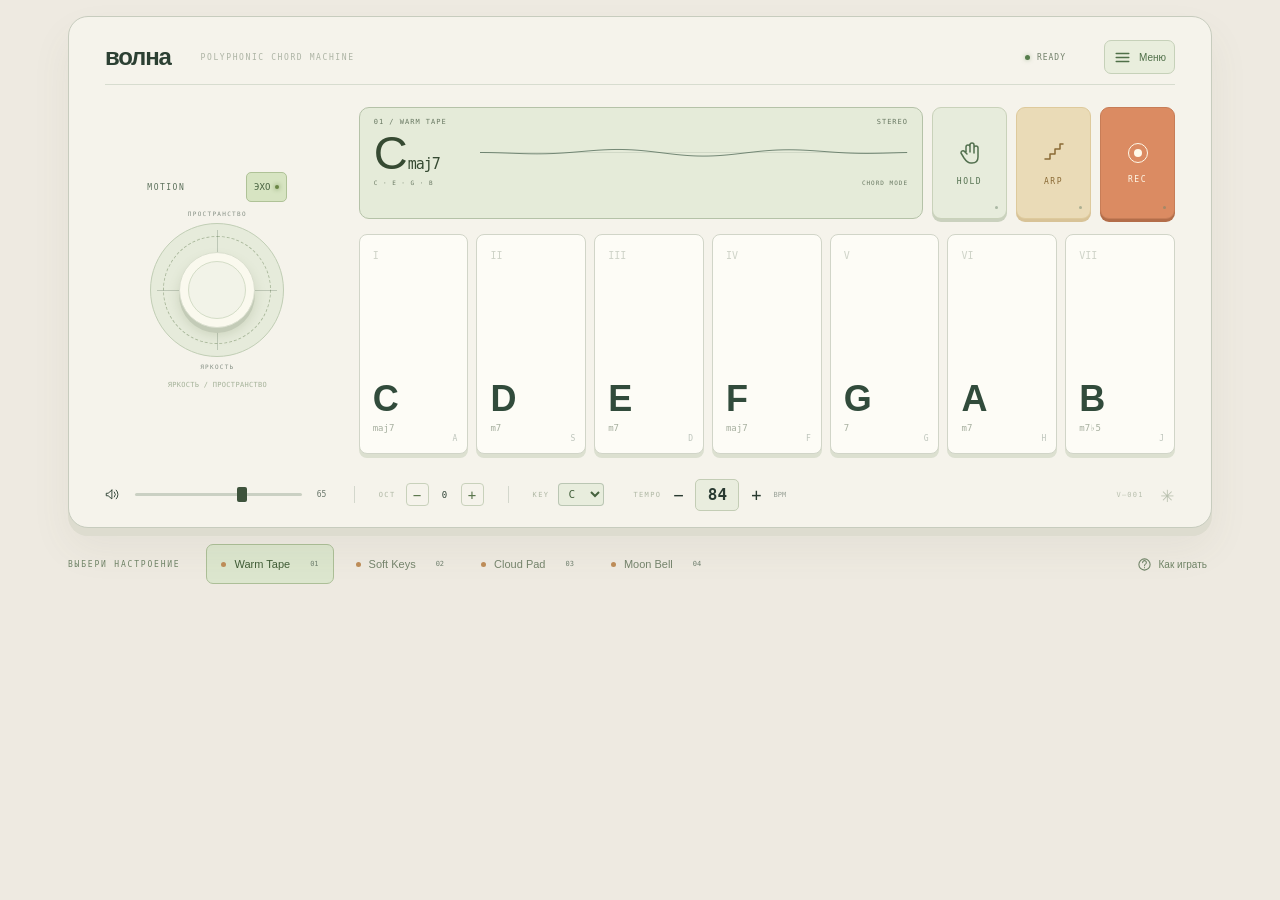
<file: volna-concept-paper.html>
<!doctype html>
<html lang="ru" data-theme="mint" data-version="2">
<head>
  <meta charset="UTF-8">
  <meta name="viewport" content="width=device-width,initial-scale=1,viewport-fit=cover">
  <meta name="theme-color" content="#171c1b">
  <meta name="description" content="ВОЛНА — карманный синтезатор. Играйте аккорды, меняйте звук движением джойстика и записывайте музыку.">
  <meta name="apple-mobile-web-app-capable" content="yes">
  <meta name="apple-mobile-web-app-status-bar-style" content="black-translucent">
  <meta name="apple-mobile-web-app-title" content="Волна">
  <title>Волна · Бумага</title>
  
  <link rel="icon" type="image/svg+xml" href="data:image/svg+xml,%3Csvg%20xmlns%3D%22http%3A%2F%2Fwww.w3.org%2F2000%2Fsvg%22%20viewBox%3D%220%200%20512%20512%22%3E%3Crect%20width%3D%22512%22%20height%3D%22512%22%20rx%3D%22112%22%20fill%3D%22%23c3d3c0%22%2F%3E%3Crect%20x%3D%2245%22%20y%3D%2245%22%20width%3D%22422%22%20height%3D%22422%22%20rx%3D%2280%22%20fill%3D%22none%22%20stroke%3D%22%23536e51%22%20stroke-opacity%3D%22.22%22%20stroke-width%3D%222%22%2F%3E%3Cpath%20d%3D%22M94%20267c54-174%2071%20174%20126%200s73%20174%20128%200%2069%200%2070%200%22%20fill%3D%22none%22%20stroke%3D%22%23304a38%22%20stroke-width%3D%2224%22%20stroke-linecap%3D%22round%22%2F%3E%3Ccircle%20cx%3D%22382%22%20cy%3D%22139%22%20r%3D%2218%22%20fill%3D%22%23c97b4b%22%2F%3E%3C%2Fsvg%3E%0A">
  <link rel="apple-touch-icon" href="data:image/svg+xml,%3Csvg%20xmlns%3D%22http%3A%2F%2Fwww.w3.org%2F2000%2Fsvg%22%20viewBox%3D%220%200%20512%20512%22%3E%3Crect%20width%3D%22512%22%20height%3D%22512%22%20rx%3D%22112%22%20fill%3D%22%23c3d3c0%22%2F%3E%3Crect%20x%3D%2245%22%20y%3D%2245%22%20width%3D%22422%22%20height%3D%22422%22%20rx%3D%2280%22%20fill%3D%22none%22%20stroke%3D%22%23536e51%22%20stroke-opacity%3D%22.22%22%20stroke-width%3D%222%22%2F%3E%3Cpath%20d%3D%22M94%20267c54-174%2071%20174%20126%200s73%20174%20128%200%2069%200%2070%200%22%20fill%3D%22none%22%20stroke%3D%22%23304a38%22%20stroke-width%3D%2224%22%20stroke-linecap%3D%22round%22%2F%3E%3Ccircle%20cx%3D%22382%22%20cy%3D%22139%22%20r%3D%2218%22%20fill%3D%22%23c97b4b%22%2F%3E%3C%2Fsvg%3E%0A">
  <style>:root{--page:#171c1b;--text:#eeeae0;--muted:#858e87;--shell:#becfc3;--shell-top:#d2dfd5;--shell-edge:#8eaa98;--ink:#28382f;--pad:#e9e7da;--pad-top:#f5f2e8;--pad-edge:#a6ad9c;--accent:#d87d4c;--screen:#b5c9a6;--screen-ink:#263f32;--line:#303834;font-family:'Manrope',Arial,sans-serif;color:var(--text);background:var(--page);font-synthesis:none;color-scheme:dark}
*{box-sizing:border-box}body{margin:0;min-width:320px}button,a,input,select{-webkit-tap-highlight-color:transparent}button,input,select{font:inherit}button{cursor:pointer}button,a{touch-action:manipulation}button{color:inherit}button:focus-visible,a:focus-visible,input:focus-visible,select:focus-visible,[tabindex]:focus-visible{outline:2px solid #f2ac70;outline-offset:4px}button:disabled{cursor:default;opacity:.4}svg{width:22px;height:22px;fill:none;stroke:currentColor;stroke-width:1.7;stroke-linecap:round;stroke-linejoin:round;flex-shrink:0}.icon-defs{position:absolute;width:0;height:0}.app{max-width:1440px;margin:auto;padding:0 52px}.site-header{height:110px;display:flex;align-items:center;justify-content:space-between;border-bottom:1px solid var(--line)}.wordmark{display:flex;align-items:center;color:var(--text);text-decoration:none;font-size:29px;font-weight:800;letter-spacing:-1.4px}.wordmark svg{width:34px;height:34px;margin-right:9px;stroke:#c3d5c3;stroke-width:2.4}.wordmark span{letter-spacing:2px;font-family:monospace;font-size:9px;font-weight:400;color:#929d94;margin-left:22px;padding-left:22px;border-left:1px solid #414b43;line-height:26px}.header-actions{display:flex;align-items:center;gap:22px}.quiet-button,.icon-button{background:none;border:0;display:flex;align-items:center;justify-content:center;gap:8px}.quiet-button{font-size:12px;color:#c4cdc4}.quiet-button svg{width:17px;height:17px}.icon-button{width:34px;height:34px;border-radius:7px;color:#b8c2b9}.icon-button:hover,.quiet-button:hover{color:white;background:#ffffff08}.header-divider{width:1px;height:21px;background:#394139}.intro{padding:40px 0 31px;display:flex;justify-content:space-between;align-items:center}.eyebrow{font-size:9px;letter-spacing:2px;font-weight:700;color:#919c93;display:flex;align-items:center;gap:10px}.eyebrow i{width:5px;height:5px;border-radius:50%;background:#bdcdb8}.intro p{margin:0;color:#a1aca2;font-size:13px;letter-spacing:.15px}.instrument{position:relative;max-width:1180px;margin:auto;background:linear-gradient(155deg,var(--shell-top),var(--shell) 55%);padding:25px 36px 18px;border-radius:24px;border:1px solid #e6f2e332;box-shadow:0 3px 0 var(--shell-edge),0 8px 0 #202b25,0 10px 0 #101512,0 30px 55px #0006,inset 0 2px 1px #ffffff66;color:var(--ink);user-select:none;-webkit-user-select:none}.screw{position:absolute;width:7px;height:7px;border-radius:50%;background:#546b54;box-shadow:inset 1px 1px 2px #1b2c25,0 1px 1px #e2f0e7aa;opacity:.65}.screw:after{content:'';position:absolute;left:1px;right:1px;top:3px;border-top:1px solid #cad3bf;transform:rotate(-35deg)}.screw-tl{top:17px;left:17px}.screw-tr{top:17px;right:17px}.screw-bl{bottom:17px;left:17px}.screw-br{bottom:17px;right:17px}.instrument-top{height:30px;display:flex;align-items:center;gap:30px;margin-bottom:19px}.device-brand{font-size:22px;font-weight:800;letter-spacing:-1px;display:flex;align-items:center;gap:10px}.device-brand span{border:1px solid #657e6970;border-radius:4px;padding:2px 4px;font:9px monospace;letter-spacing:0}.device-caption{font:8px monospace;letter-spacing:2.2px;opacity:.6}.power{margin-left:auto;display:flex;align-items:center;gap:7px;font:8px monospace;letter-spacing:1px}.power i{width:5px;height:5px;background:#567c4c;border-radius:50%;box-shadow:0 0 4px #6a915b80}.power.playing i{background:#597b3a;box-shadow:0 0 7px #5b9135}.device-menu{display:flex;background:transparent;border:0;padding:0;color:var(--ink);margin-left:8px}.device-menu svg{width:19px;height:19px}.instrument-body{display:grid;grid-template-columns:21% 1fr;gap:29px}.motion-module{display:flex;flex-direction:column;align-items:center;min-width:0}.speaker{width:112px;height:80px;margin-top:4px;margin-bottom:25px;background-image:radial-gradient(circle,#2f463b 1.6px,transparent 2px);background-size:8px 8px;mask-image:radial-gradient(ellipse 56px 42px at center,#000 90%,transparent 98%);opacity:.9}.motion-title{width:150px;display:flex;align-items:center;justify-content:space-between;font:8px monospace;letter-spacing:1.5px}.tiny-dot{width:3px;height:3px;border-radius:50%;background:#5e795f;margin-left:auto;margin-right:8px}.joystick-area{position:relative;width:160px;height:160px;margin:8px 0 4px;touch-action:none;cursor:grab}.joystick-area:active{cursor:grabbing}.joystick-ticks{position:absolute;inset:13px;border:1px solid #78907c65;border-radius:50%;background:radial-gradient(circle,#9bae9c66 0,#acbfae44 65%,transparent 67%);box-shadow:inset 0 3px 7px #546a4c30,0 1px 0 #edf5e080}.joystick-ticks:after{content:'';position:absolute;inset:12px;border:1px dashed #6f8b7460;border-radius:50%}.axis{position:absolute;opacity:.25}.axis-x{top:50%;left:20px;right:20px;border-top:1px solid #435e48}.axis-y{left:50%;top:20px;bottom:20px;border-left:1px solid #435e48}.joystick-knob{position:absolute;width:76px;height:76px;left:calc(50% - 38px);top:calc(50% - 38px);border-radius:50%;background:linear-gradient(150deg,#e4e8d9,#b8c5ad);border:1px solid #f0f3e699;box-shadow:0 7px 0 #74846d,0 9px 2px #50664b90,0 14px 15px #4a5d4770,inset 0 3px 5px #fbfcf280;z-index:1;display:grid;place-items:center;will-change:transform}.joystick-knob span{width:58px;height:58px;border-radius:50%;border:1px solid #aab7a140;background:radial-gradient(circle at 40% 30%,#e0e5d5,#cbd2bd);box-shadow:inset 0 0 2px #f6f6e9}.direction{position:absolute;left:0;right:0;text-align:center;font:6px monospace;letter-spacing:1.3px;opacity:.55}.direction-top{top:0}.direction-bottom{bottom:0}.motion-hint{font-size:8px;opacity:.55;margin-top:7px}.play-module{min-width:0;display:flex;flex-direction:column;gap:15px}.top-controls{display:grid;grid-template-columns:1fr 75px 75px 75px;gap:9px;height:112px}.display{background:var(--screen);color:var(--screen-ink);border:7px solid #2d3a31;border-radius:10px;box-shadow:0 2px 0 #7f9586,inset 0 1px 4px #1a291b88;min-width:0;padding:7px 9px;position:relative;overflow:hidden;isolation:isolate}.display:after{content:'';position:absolute;inset:0;background:repeating-linear-gradient(0deg,transparent 0,transparent 2px,#172e1412 3px);pointer-events:none;z-index:2}.display-top,.display-bottom{display:flex;justify-content:space-between;font:7px monospace;letter-spacing:1px;gap:5px;white-space:nowrap}.display-top{opacity:.7}.display-bottom{font-size:6px;opacity:.7}.display-main{display:flex;align-items:center;gap:13px;height:53px;overflow:hidden}.chord-readout{display:flex;gap:3px;align-items:baseline;min-width:93px}.chord-readout>span:first-child{font:47px 'DM Sans',sans-serif;font-weight:500;letter-spacing:-3px}.chord-readout>span:last-child{font:15px monospace;letter-spacing:-1px}#scope{height:45px;min-width:0;flex:1;opacity:.85}.function-button{border:1px solid #6f806e80;border-radius:9px;box-shadow:0 4px 0 #667c65,0 5px 0 #596d58,inset 0 1px 1px #f5f4dd65;background:linear-gradient(145deg,#e3e4d6,#c7cfbc);color:#51634e;display:flex;flex-direction:column;align-items:center;justify-content:center;gap:12px;position:relative;touch-action:none}.function-button svg{width:24px;height:24px;stroke-width:1.5}.function-button>span:not(.record-symbol){font:8px monospace;letter-spacing:1.5px}.function-button i{position:absolute;bottom:9px;right:8px;width:3px;height:3px;background:#70856b;border-radius:50%;opacity:.5}.arp-button{background:linear-gradient(145deg,#e4ae65,#d79949);color:#705127;box-shadow:0 4px 0 #966b32,0 5px 0 #7c5d2c,inset 0 1px 1px #fff2d565;border-color:#a78248}.record-button{background:linear-gradient(145deg,#b36d59,#a25645);color:#f9e2cd;box-shadow:0 4px 0 #764536,0 5px 0 #63412e,inset 0 1px 1px #efbaa765;border-color:#915040}.record-symbol{width:20px;height:20px;border:1.5px solid currentColor;border-radius:50%;position:relative}.record-symbol:after{content:'';position:absolute;inset:5px;border-radius:50%;background:currentColor}.function-button[aria-pressed=true]{transform:translateY(3px);box-shadow:0 1px 0 #566850,inset 0 1px 5px #343c2840}.function-button[aria-pressed=true] i{background:#fff3c8;box-shadow:0 0 5px #fff3c8;opacity:1}.record-button[aria-pressed=true] .record-symbol:after{border-radius:1px;animation:blink 1.2s infinite}.pads{display:grid;grid-template-columns:repeat(7,minmax(0,1fr));gap:8px;height:220px;touch-action:none}.pad{position:relative;min-width:0;display:flex;flex-direction:column;align-items:flex-start;justify-content:flex-end;padding:17px 13px 20px;background:linear-gradient(150deg,var(--pad-top),var(--pad));color:#3f4d3e;border:1px solid #a0ac98;border-radius:8px;box-shadow:0 6px 0 var(--pad-edge),0 7px 0 #7d9077,0 9px 3px #3e583a55,inset 0 1px 1px #ffffffe0;transition:background .12s,transform .08s,box-shadow .08s;touch-action:none;-webkit-touch-callout:none}.pad:hover{background:linear-gradient(150deg,#fffef4,#e7ebda)}.pad .degree{position:absolute;top:15px;left:13px;font:10px monospace;opacity:.4}.pad .pad-root{font:'DM Sans',sans-serif;font-size:28px;font-weight:500;letter-spacing:-1.7px;line-height:1.2}.pad .quality{font:9px monospace;opacity:.6;margin-top:3px}.pad .key-hint{font:8px monospace;position:absolute;bottom:10px;right:10px;opacity:.3}.pad:before{content:'';position:absolute;bottom:69px;left:13px;width:12px;height:2px;background:#a6b29a;border-radius:2px}.pad.pressed{background:linear-gradient(155deg,#dfad7a,#d49c65);border-color:#ab7d50;box-shadow:0 2px 0 #ae784b,0 3px 0 #81613b,inset 0 2px 5px #856d3230;transform:translateY(4px);color:#533a23}.pad.pressed:before{background:#785637;box-shadow:0 0 5px #ad7a3f50}.device-bottom{display:flex;align-items:center;gap:24px;margin-top:26px;height:29px;font:9px monospace}.volume-control{display:flex;align-items:center;gap:13px;width:21%;min-width:0}.volume-control svg{width:15px;height:15px;stroke-width:1.5}.volume-control input{min-width:0;width:100%}.volume-control>span{font-size:8px;opacity:.7;min-width:13px}input[type=range]{appearance:none;-webkit-appearance:none;height:3px;border-radius:4px;background:#6c846a50;cursor:pointer;accent-color:#475e42}input[type=range]::-webkit-slider-thumb{appearance:none;-webkit-appearance:none;width:10px;height:15px;background:#3e533c;border-radius:2px;box-shadow:0 1px 1px #fff6}input[type=range]::-moz-range-thumb{width:10px;height:15px;background:#3e533c;border:0;border-radius:2px}.bottom-divider{height:17px;border-left:1px solid #6e846e40}.octave-control{display:flex;align-items:center;gap:10px}.control-label{font-size:7px;letter-spacing:1.4px;opacity:.6}.octave-control button{border:1px solid #81987b70;background:transparent;border-radius:4px;color:var(--ink);height:23px;width:23px;padding:0;font:14px monospace}.octave-control button:hover{background:#344b2d16}.octave-control output{min-width:12px;text-align:center}.key-control{display:flex;align-items:center;gap:9px}.key-control select{font:11px monospace;color:var(--ink);background:#ffffff20;border:1px solid #6e846e60;border-radius:4px;padding:3px 5px;color-scheme:light;max-width:65px}.tempo-control{display:flex;align-items:center;gap:8px;margin-left:5px}.tempo-control input{appearance:textfield;-moz-appearance:textfield;background:none;border:0;border-bottom:1px solid #7c90724a;color:var(--ink);width:31px;text-align:center;font:11px monospace;padding:2px}.tempo-control input::-webkit-inner-spin-button{appearance:none}.bpm{font-size:7px;opacity:.45}.device-serial{margin-left:auto;font:7px monospace;letter-spacing:1.2px;opacity:.55;display:flex;align-items:center;gap:17px}.device-serial span{font-size:22px}.preset-bar{display:flex;align-items:center;gap:26px;margin:42px auto 0;max-width:1180px}.preset-label{font:8px monospace;letter-spacing:1.8px;color:#7f8c81;white-space:nowrap}.preset-list{display:flex;align-items:center;gap:7px;flex:1}.preset{display:flex;align-items:center;gap:8px;padding:13px 14px;border:1px solid transparent;background:transparent;color:#8e9b90;font-size:11px;border-radius:7px;white-space:nowrap}.preset:hover{color:#d4ddcf;background:#1c2520}.preset.active{background:#29342c;border-color:#3c4a3c;color:#e0e8d6;box-shadow:inset 0 1px 0 #ffffff05}.preset>span{font:7px monospace;color:#70806f;margin-left:12px}.preset-dot{width:5px;height:5px;border-radius:50%;background:#cb986d}.keys-dot{background:#b5caa6}.cloud-dot{background:#9aafbd}.bell-dot{background:#b19bbe}.help-button{margin-left:auto;display:flex;align-items:center;gap:7px;border:0;background:none;font-size:10px;color:#8b998d;padding:5px;white-space:nowrap}.help-button svg{width:15px;height:15px}.help-button:hover{color:#e0e8d6}.play-hint{display:flex;align-items:center;justify-content:center;gap:20px;color:#758378;font-size:10px;margin:34px 0 48px}.hint-line{width:45px;height:1px;background:#354136}footer{border-top:1px solid var(--line);display:flex;justify-content:space-between;align-items:center;min-height:75px;gap:15px;color:#657367;font:7px monospace;letter-spacing:1.8px}footer button{font:9px 'Manrope',sans-serif;letter-spacing:0;background:none;border:0;color:#8b998b;display:flex;align-items:center;gap:13px}footer svg{width:14px;height:14px}.desktop-hint{display:flex;align-items:center;gap:5px;font:9px 'Manrope',sans-serif;letter-spacing:0;color:#6d7b70}kbd{font:8px monospace;padding:3px 5px;border:1px solid #364238;border-radius:3px;box-shadow:0 1px 0 #101510;color:#829084}.portrait-tip{display:none}.settings-dialog{position:fixed;inset:0 0 0 auto;margin:0;height:100dvh;max-height:100dvh;width:480px;max-width:100vw;border:0;border-left:1px solid #475344;background:#202822;color:#e3e8dc;padding:30px 30px 45px;overflow:auto;box-shadow:-15px 0 70px #0005;overscroll-behavior:contain}.settings-dialog::backdrop{background:#0a100bd0;backdrop-filter:blur(5px)}.dialog-header{display:flex;justify-content:space-between;gap:15px;align-items:center}.dialog-header .eyebrow{font-size:8px;letter-spacing:1.6px}.dialog-header h2{font-size:23px;letter-spacing:-.8px;margin:9px 0 0;font-weight:600}.settings-tabs{display:flex;gap:20px;border-bottom:1px solid #3b463a;margin-top:30px;margin-bottom:25px}.settings-tabs button{background:none;border:0;color:#7e917d;padding:0 0 13px;font-size:11px;white-space:nowrap;border-bottom:2px solid transparent}.settings-tabs button.selected{color:#d7e1cc;border-color:#b1c79f}.settings-tabs button span{font:8px monospace;margin-left:3px}.setting-section{padding:0 0 25px;margin-bottom:24px;border-bottom:1px solid #364232}.setting-section h3,.recordings-intro h3{font-weight:600;font-size:13px;margin:0 0 18px;color:#cbd7c2}.setting-row{display:flex;align-items:center;justify-content:space-between;gap:12px;font-size:11px;margin-bottom:19px}.setting-row input[type=range]{width:140px;background:#4c5e46}.setting-row input[type=range]::-webkit-slider-thumb{background:#bac9a9}.setting-row output{font:10px monospace;width:35px;text-align:right}.setting-row select{max-width:190px;background:#293626;border:1px solid #4a5e43;color:#dbe7d1;border-radius:5px;padding:8px 10px;font-size:11px;color-scheme:dark}.setting-row p{color:#7f917c;font-size:10px;line-height:1.7;margin:7px 0 0}.setting-row strong{font-size:11px;font-weight:600}.setting-note{font-size:10px;line-height:1.8;color:#7e927b;margin:8px 0 0}.small-button{border:1px solid #516348;border-radius:6px;background:#30402b;color:#dce7d1;padding:9px 11px;display:flex;align-items:center;gap:8px;white-space:nowrap;font-size:10px}.small-button svg{width:13px;height:13px}.text-button{border:0;background:none;font-size:10px;padding:13px 0 0;color:#b7caaa;text-decoration:underline;text-underline-offset:3px}.themes{display:grid;grid-template-columns:repeat(4,1fr);gap:9px}.theme-choice{background:#293026;border:1px solid #3e4e38;border-radius:8px;padding:10px 3px;color:#91a186;font-size:9px;display:flex;align-items:center;flex-direction:column;gap:11px}.theme-choice i{width:40px;height:32px;border-radius:5px;border:1px solid #ffffff26;box-shadow:0 3px 0 #0003}.theme-choice.selected{border-color:#9fb58e;background:#35442e;color:#dfebd1}.switch{appearance:none;-webkit-appearance:none;width:34px;height:19px;border-radius:20px;background:#53604a;position:relative;cursor:pointer}.switch:before{content:'';position:absolute;left:3px;top:3px;width:13px;height:13px;border-radius:50%;background:#c2c8b9;transition:transform .15s}.switch:checked{background:#7a9368}.switch:checked:before{transform:translateX(15px);background:#e1ead8}.instruction{font-size:11px;line-height:1.9;color:#a5b39b;margin:10px 0 24px}.install-card{display:flex;gap:17px;align-items:center;margin-bottom:22px}.install-card img{width:65px;height:65px;border-radius:16px;box-shadow:0 3px 6px #0004}.install-card h3{font-size:14px;margin:0 0 8px}.install-card p,.recordings-intro p{font-size:10px;color:#94a58a;line-height:1.8;margin:0}.primary-button{background:#b8cc9f;color:#283321;border:1px solid #d6e4c0;border-radius:7px;font-size:11px;padding:13px 15px;width:100%;display:flex;align-items:center;justify-content:space-between;margin-bottom:27px;font-weight:700}.primary-button svg{width:16px;height:16px}.recordings-intro{margin-bottom:25px}.empty-recordings{border:1px dashed #495c3e;border-radius:10px;padding:32px 20px;text-align:center;color:#788e6c;font-size:11px;line-height:1.8}.recording-item{border:1px solid #405335;border-radius:9px;padding:15px;margin-bottom:15px;background:#263021}.recording-item>div{display:flex;justify-content:space-between;align-items:center;gap:12px}.recording-item strong{font-size:11px;font-weight:600}.recording-item small{font:9px monospace;color:#9aaf8b}.recording-item audio{width:100%;height:32px;margin:13px 0;color-scheme:dark}.recording-actions{justify-content:flex-end!important;gap:18px!important}.recording-actions a,.recording-actions button{font-size:10px;color:#baccac;background:none;border:0;padding:0;text-decoration:none}.recording-actions button{color:#aa897b}.recording-item .record-date{font-size:9px;color:#829578;margin-top:7px}.recording-active-note{padding:16px;border:1px solid #b56f4d50;background:#9c4c2420;font-size:11px;color:#dab58e;line-height:1.9;border-radius:7px;margin-bottom:20px}#toast{position:fixed;bottom:27px;left:50%;transform:translate(-50%,20px);max-width:min(90vw,500px);background:#e2e8d9;color:#293724;padding:13px 20px;font-size:11px;line-height:1.6;border-radius:9px;box-shadow:0 8px 30px #0005;z-index:10;opacity:0;pointer-events:none;transition:opacity .2s,transform .2s;text-align:center}#toast.visible{opacity:1;transform:translate(-50%,0)}[hidden]{display:none!important}[data-theme=sand]{--shell:#caba9e;--shell-top:#e2d6bf;--shell-edge:#ab997c;--pad:#eee3cb;--pad-top:#fff6e3;--pad-edge:#b7a789;--screen:#c9c59f}[data-theme=lilac]{--shell:#b5adc7;--shell-top:#d5cee0;--shell-edge:#91839f;--pad:#e4dfed;--pad-top:#f3eef9;--pad-edge:#aca1b8;--screen:#bac6c0}[data-theme=ink]{--shell:#35453f;--shell-top:#4a5e52;--shell-edge:#23372b;--ink:#c9d9bc;--pad:#a7b6a1;--pad-top:#c8d2ba;--pad-edge:#778c70;--screen:#a5be8d}[data-theme=ink] .speaker{background-image:radial-gradient(circle,#16271d 1.6px,transparent 2px)}[data-theme=ink] .joystick-knob{box-shadow:0 7px 0 #73806a,0 10px 2px #16271d99,0 14px 15px #182a2260,inset 0 3px 5px #fbfcf280}[data-theme=ink] .device-caption,[data-theme=ink] .control-label{opacity:.65}
@keyframes blink{50%{opacity:.25}}@media(min-width:1450px){.app{padding:0 74px}.intro{padding-top:55px;padding-bottom:38px}.instrument{padding-top:30px;padding-bottom:24px}.pads{height:250px}.top-controls{height:120px}.display-main{height:61px}.motion-module .speaker{margin-top:15px;margin-bottom:32px}.joystick-area{margin-top:15px}.preset-bar{margin-top:47px}.play-hint{margin-bottom:60px}}
@media(max-width:1100px){.app{padding:0 30px}.site-header{height:88px}.intro{padding:28px 0}.instrument{padding:23px 26px 18px}.instrument-body{gap:20px;grid-template-columns:20% 1fr}.top-controls{grid-template-columns:1fr 61px 61px 61px;height:105px;gap:7px}.display{border-width:6px;padding:6px 7px}.display-main{height:50px}.display-top,.display-bottom{font-size:6px;letter-spacing:.6px}.chord-readout{min-width:80px}.chord-readout>span:first-child{font-size:40px}.chord-readout>span:last-child{font-size:13px}.pad{padding-left:10px;padding-right:7px}.pad .pad-root{font-size:24px}.pad .degree{left:10px}.pad:before{left:10px}.pads{gap:6px;height:205px}.motion-title{width:120px}.joystick-area{width:143px;height:143px}.speaker{width:96px;height:72px;margin-bottom:21px}.motion-hint{font-size:7px}.device-bottom{gap:17px}.preset-bar{gap:14px}.preset-label{font-size:6px;letter-spacing:1.3px}.preset{padding:11px 9px;font-size:10px;gap:7px}.preset>span{margin-left:5px}.preset-list{gap:4px}.device-caption{font-size:7px;letter-spacing:1.5px}.play-hint{margin-bottom:33px}.device-serial{gap:8px}}
@media(orientation:landscape) and (max-height:600px){body{height:100dvh;overflow:hidden}.app{height:100%;padding:0 max(17px,env(safe-area-inset-left)) 0 max(17px,env(safe-area-inset-right));display:flex;flex-direction:column;max-width:1100px}.site-header{height:44px;min-height:44px;border:0}.wordmark{font-size:21px}.wordmark svg{width:26px;height:26px;margin-right:6px}.wordmark span{font-size:6px;letter-spacing:1.5px;margin-left:13px;padding-left:13px;line-height:16px}.header-actions{gap:13px}.quiet-button{font-size:9px}.quiet-button svg{width:14px;height:14px}.header-divider{height:16px}.icon-button{height:27px;width:27px}.icon-button svg{width:18px;height:18px}main{flex:1;display:flex;flex-direction:column;min-height:0;padding-bottom:max(7px,env(safe-area-inset-bottom))}.intro,footer,.play-hint{display:none}.instrument{flex:1;min-height:0;width:100%;padding:10px 22px 8px;border-radius:15px;display:flex;flex-direction:column;box-shadow:0 3px 0 var(--shell-edge),0 5px 0 #111b14,0 10px 16px #0004}.screw{width:5px;height:5px}.screw:after{top:2px}.screw-tl,.screw-tr{top:9px}.screw-bl,.screw-br{bottom:9px}.screw-tl,.screw-bl{left:9px}.screw-tr,.screw-br{right:9px}.instrument-top{height:20px;min-height:20px;margin-bottom:9px;gap:19px}.device-brand{font-size:16px}.device-brand span{font-size:6px;gap:6px}.device-caption{font-size:6px;letter-spacing:1.2px}.power{font-size:6px}.power i{height:4px;width:4px}.device-menu svg{height:16px;width:16px}.instrument-body{flex:1;min-height:0;gap:18px;grid-template-columns:18% 1fr}.motion-module{justify-content:center}.speaker{width:76px;height:45px;background-size:6px 6px;background-image:radial-gradient(circle,#2f463b 1.2px,transparent 1.5px);mask-image:radial-gradient(ellipse 38px 23px at center,#000 88%,transparent 98%);margin:0 0 12px}.motion-title{font-size:6px;width:103px;letter-spacing:1.1px}.joystick-area{width:114px;height:114px;margin:6px 0 0}.joystick-ticks{inset:11px}.joystick-knob{width:57px;height:57px;left:calc(50% - 28.5px);top:calc(50% - 28.5px);box-shadow:0 5px 0 #74846d,0 7px 1px #50664b90,0 11px 10px #4a5d4770,inset 0 2px 4px #fbfcf280}.joystick-knob span{width:44px;height:44px}.motion-hint{font-size:6px;margin-top:3px}.direction{font-size:5px}.play-module{gap:10px}.top-controls{height:72px;min-height:72px;grid-template-columns:1fr 61px 61px 61px;gap:7px}.display{border-width:5px;border-radius:7px;padding:5px 8px}.display-top,.display-bottom{font-size:5px;letter-spacing:.7px}.display-main{height:36px}.chord-readout{min-width:74px}.chord-readout>span:first-child{font-size:33px;letter-spacing:-2px}.chord-readout>span:last-child{font-size:11px}#scope{height:32px}.function-button{gap:7px;border-radius:6px}.function-button svg{width:19px;height:19px}.function-button>span:not(.record-symbol){font-size:6px;letter-spacing:1.3px}.function-button i{bottom:7px;right:7px}.record-symbol{width:18px;height:18px}.pads{flex:1;min-height:60px;height:auto;gap:6px}.pad{border-radius:6px;padding:7px 10px 14px;box-shadow:0 4px 0 var(--pad-edge),0 5px 0 #7d9077,0 6px 2px #3e583a55,inset 0 1px 1px #ffffffe0}.pad .degree{font-size:7px;top:9px;left:10px}.pad .pad-root{font-size:22px}.pad .quality{font-size:7px;margin-top:1px}.pad .key-hint{font-size:6px;bottom:6px;right:6px}.pad:before{left:10px;bottom:51px;width:9px;height:2px}.pad.pressed{transform:translateY(3px)}.device-bottom{margin-top:13px;height:22px;min-height:22px;gap:16px}.volume-control{width:18%;gap:8px}.volume-control svg{width:13px;height:13px}.volume-control>span{font-size:6px}.control-label{font-size:6px;letter-spacing:1px}.octave-control{gap:7px}.octave-control button{width:21px;height:19px;font-size:13px}.octave-control output{font-size:9px}.key-control select{font-size:9px;padding:2px 3px}.key-control{gap:7px}.tempo-control{gap:7px;margin-left:0}.tempo-control input{font-size:9px}.bpm{font-size:6px}.device-serial{font-size:5px;gap:10px}.device-serial span{font-size:17px}.bottom-divider{height:12px}.preset-bar{margin:11px 0 0;min-height:30px;gap:15px}.preset-label{font-size:5px;letter-spacing:1.2px}.preset-list{gap:6px}.preset{padding:6px 10px;font-size:8px;gap:6px;border-radius:5px}.preset>span{font-size:5px;margin-left:10px}.preset-dot{width:4px;height:4px}.help-button{font-size:8px;gap:5px}.help-button svg{width:13px;height:13px}.settings-dialog{width:470px;padding-top:19px}.dialog-header h2{font-size:20px}.settings-tabs{margin-top:21px;margin-bottom:19px}.setting-section{margin-bottom:20px;padding-bottom:20px}#toast{bottom:15px;padding:9px 15px;font-size:10px}}
@media(orientation:landscape) and (max-height:370px){.site-header{height:35px;min-height:35px}.instrument{padding-top:7px}.instrument-top{margin-bottom:6px;height:18px;min-height:18px}.top-controls{height:61px;min-height:61px}.display-main{height:28px}.chord-readout>span:first-child{font-size:28px}.display{padding-top:4px}.speaker{height:30px;margin-bottom:5px}.joystick-area{height:100px;width:100px}.motion-hint{display:none}.preset-bar{margin-top:9px;min-height:25px}.preset{padding:4px 8px}.device-bottom{margin-top:9px}.pads{min-height:58px}.pad .degree{top:6px}.pad .pad-root{font-size:18px}.pad:before{display:none}.pad{padding-bottom:10px}.instrument-body{gap:14px}.direction{font-size:4px}}
@media(orientation:portrait) and (max-width:700px){.app{padding:0 18px}.site-header{height:74px}.wordmark{font-size:23px}.wordmark span{display:none}.wordmark svg{width:29px;height:29px}.header-actions{gap:10px}.quiet-button span{display:none}.header-divider{display:none}.intro{padding:23px 0;display:block}.intro .eyebrow{font-size:6px;letter-spacing:1.5px}.intro p{margin-top:10px;font-size:13px}.instrument{padding:18px 18px 14px;border-radius:17px}.device-caption{display:none}.instrument-top{margin-bottom:14px;gap:10px}.device-brand{font-size:20px}.instrument-body{display:flex;flex-direction:column;gap:20px}.motion-module{flex-direction:row;gap:14px;justify-content:space-between;order:2}.speaker{width:71px;height:52px;margin:0;mask-image:radial-gradient(ellipse 36px 26px at center,#000 88%,transparent 98%)}.motion-title{width:auto;font-size:7px;gap:10px}.tiny-dot{display:none}.motion-hint{display:none}.joystick-area{width:106px;height:106px;margin:0}.joystick-knob{height:54px;width:54px;left:calc(50% - 27px);top:calc(50% - 27px)}.joystick-knob span{height:41px;width:41px}.direction{font-size:4px}.top-controls{grid-template-columns:1fr 44px 44px 44px;height:80px;gap:5px}.display{border-width:5px;padding:5px 6px}.display-main{height:44px;gap:3px}.chord-readout{min-width:68px}.chord-readout>span:first-child{font-size:33px}.chord-readout>span:last-child{font-size:11px}.display-top,.display-bottom{font-size:4px;letter-spacing:.3px}.display-top span:last-child{display:none}#scope{height:33px}.function-button{gap:10px;border-radius:6px}.function-button svg{height:19px;width:19px}.function-button>span:not(.record-symbol){font-size:6px;letter-spacing:1px}.function-button i{right:5px;bottom:6px}.record-symbol{width:17px;height:17px}.record-symbol:after{inset:4px}.play-module{gap:14px}.pads{height:170px;gap:5px}.pad{padding:10px 4px 20px;border-radius:5px}.pad .degree{left:6px;top:12px;font-size:7px}.pad .pad-root{font-size:19px;letter-spacing:-1.5px}.pad .quality{font-size:6px;letter-spacing:-.5px}.pad .key-hint{display:none}.pad:before{left:6px;bottom:62px;width:9px}.device-bottom{flex-wrap:wrap;height:auto;gap:10px;margin-top:12px;justify-content:space-between}.volume-control{width:100%;gap:12px;margin-bottom:5px}.device-bottom .bottom-divider{display:none}.octave-control{gap:6px}.control-label{font-size:6px;letter-spacing:1px}.octave-control button{width:22px;height:22px}.key-control{gap:6px}.key-control select{font-size:10px;max-width:50px}.tempo-control{gap:5px}.bpm{display:none}.device-serial{display:none}.preset-bar{flex-direction:column;gap:12px;margin-top:32px;align-items:flex-start}.preset-label{font-size:7px}.preset-list{width:100%;display:grid;grid-template-columns:repeat(2,1fr);gap:5px}.preset{font-size:11px;padding:12px 10px}.preset>span{margin-left:auto}.help-button{margin:0;padding:8px 0}.play-hint{font-size:8px;gap:10px;margin:25px 0}.hint-line{width:20px}footer{min-height:63px}footer>span{font-size:5px;letter-spacing:1px}.desktop-hint{display:none}footer button{font-size:8px;gap:5px}.portrait-tip:not(.dismissed){position:fixed;inset:auto 15px 15px;background:#e4ead9;color:#35452b;box-shadow:0 10px 35px #0005;border:1px solid #f7ffea;border-radius:12px;z-index:5;padding:16px 17px;display:grid;grid-template-columns:35px 1fr;column-gap:12px;align-items:center}.rotate-phone{grid-row:1/4;font-size:39px}.portrait-tip>span{font-size:12px;font-weight:700}.portrait-tip p{font-size:10px;margin:5px 0 9px;color:#78846d}.portrait-tip button{justify-self:start;border:0;background:none;padding:0;font-size:9px;text-decoration:underline;text-underline-offset:3px;color:#556448}.settings-dialog{padding:23px 23px 35px}.dialog-header h2{font-size:21px}.settings-tabs{gap:18px}.setting-row input[type=range]{width:120px}}
@media(prefers-reduced-motion:reduce){*,*:before,*:after{transition:none!important;animation:none!important}}

/* Touch-first performance controls */
body{-webkit-user-select:none;user-select:none;-webkit-touch-callout:none}input,textarea{-webkit-user-select:text;user-select:text}.pad>*{pointer-events:none}.pads,.pad,.number-dial{touch-action:none}.instrument{overflow:visible}.icon-button{min-width:44px;min-height:44px}.device-menu{align-items:center;gap:7px;min-height:34px;padding:0 8px;border:1px solid #607d5b45;border-radius:7px;font-size:10px;white-space:nowrap}.echo-button{display:flex;align-items:center;gap:5px;border:1px solid #5e795f66;border-radius:5px;background:#dce7d344;padding:5px 7px;font:9px monospace;color:var(--ink);min-height:30px}.echo-button i{height:4px;width:4px;border-radius:50%;background:#53644c;opacity:.3}.echo-button[aria-pressed=true]{background:#e5edceaa}.echo-button[aria-pressed=true] i{opacity:1;background:#698545;box-shadow:0 0 5px #638540}.motion-title .tiny-dot{display:none}.motion-hint{text-align:center;font:7px monospace;letter-spacing:.3px}.number-dial{font:16px monospace;font-weight:bold;background:#e6eed455;color:var(--ink);border:1px solid #78907266;border-radius:5px;min-width:44px;height:32px;cursor:ew-resize;font-variant-numeric:tabular-nums}.number-dial.dragging{background:#f4edc3;box-shadow:0 0 0 2px #9baf8266}.tempo-step{border:0;background:transparent;color:var(--ink);font-size:17px;width:24px;height:32px;padding:0}.tempo-control{gap:5px}.device-serial{margin-left:auto}.footer-note{color:#73816e}.count-in{position:absolute;z-index:4;left:50%;top:50%;transform:translate(-50%,-50%);width:135px;background:#20372bed;color:#e8edd4;border:1px solid #c7d2a450;border-radius:18px;box-shadow:0 12px 35px #14271950;display:flex;flex-direction:column;align-items:center;padding:13px 12px 11px;pointer-events:none}.count-in[hidden]{display:none}.count-in>span{font:9px monospace;letter-spacing:1.6px}.count-in strong{font:65px 'DM Sans',sans-serif;font-weight:500;line-height:1.1}.count-in small{font-size:9px;color:#a1b39b;margin-top:3px}.record-button.counting{box-shadow:0 0 0 2px #eec3a3,0 4px 0 #764536}.record-button.counting .record-symbol:after{animation:blink 1s infinite}
/* Readable instruction cards */
.settings-dialog{width:min(600px,94vw);padding:28px;max-height:90dvh}.dialog-header h2{font-size:25px}.settings-tabs{gap:22px;margin-top:24px;margin-bottom:25px}.settings-tabs button{min-height:44px;font-size:13px;padding:10px 0}.setting-section h3,.recordings-intro h3{font-size:16px}.setting-row{font-size:13px;min-height:38px;margin-bottom:16px;gap:12px}.setting-row>label:first-child{flex:1}.setting-row input[type=range]{width:150px;min-width:95px;flex:0 1 150px;height:24px;touch-action:pan-y}.setting-row output{font-size:12px;min-width:46px}.setting-row select{font-size:12px;max-width:270px;min-height:42px;min-width:0}.setting-row p,.setting-note{font-size:12px;color:#a1b19a;line-height:1.75}.setting-row strong{font-size:13px}.small-button{font-size:12px;min-height:42px;padding:10px 13px}.text-button{font-size:12px;min-height:44px;padding:8px 0}.instruction{font-size:14px;line-height:1.85;color:#c2cdb9;margin:8px 0 25px}.instruction-card{margin-top:26px;background:#2b3726;padding:21px;border:1px solid #48563e;border-radius:12px}.instruction-card h3:not(:first-child){margin-top:26px}.instruction-card:focus{outline:none}.install-card p,.recordings-intro p{font-size:13px;line-height:1.8}.install-card h3{font-size:16px}.primary-button{min-height:44px;font-size:13px}.theme-choice{font-size:11px;padding:14px 4px}.empty-recordings{font-size:13px;line-height:1.8}.switch{flex-shrink:0}.recording-item strong{font-size:14px}.recording-actions a,.recording-actions button{min-height:38px;display:flex;align-items:center;font-size:12px}
.welcome-dialog{width:min(680px,94vw);max-height:92dvh;border:1px solid #61715280;border-radius:22px;background:#222d23;color:#e3e9d7;padding:28px;box-shadow:0 25px 90px #0009}.welcome-dialog::backdrop{background:#101712c9;backdrop-filter:blur(8px)}.learning .portrait-tip{display:none!important}.lesson-top{display:flex;align-items:center;justify-content:space-between;gap:15px}.lesson-top .eyebrow{color:#aebca4;font-size:10px;letter-spacing:1.8px}.lesson-top .eyebrow>span{letter-spacing:0;color:#d8b789;margin-left:10px}.lesson-top .text-button{color:#a8b79c;text-decoration:none}.lesson-layout{display:grid;grid-template-columns:170px 1fr;gap:30px;align-items:center;margin:26px 0 32px}.lesson-copy h2{font-size:26px;line-height:1.2;letter-spacing:-.7px;font-weight:600;margin:0 0 18px}.lesson-copy p{font-size:14px;line-height:1.85;color:#b6c4aa;margin:0}.lesson-art{height:190px;background:linear-gradient(135deg,#b9cbb5,#e0e4c8);border-radius:16px;position:relative;display:grid;place-items:center;color:#34513b;overflow:hidden}.lesson-art>div{display:none}.lesson-art[data-kind=keys] .art-keys,.lesson-art[data-kind=tail] .art-tail,.lesson-art[data-kind=joystick] .art-joy,.lesson-art[data-kind=record] .art-record{display:flex}.art-keys{gap:5px;transform:rotate(-9deg)}.art-keys i{width:21px;height:90px;border-radius:5px;background:#f4f0dc;box-shadow:0 4px 0 #7b9476}.art-keys i:nth-child(2),.art-keys i:nth-child(3){background:#efdba9;transform:translateY(3px);box-shadow:0 1px 0 #7b9476}.art-keys>span{position:absolute;top:20px;left:15px;font:75px serif;color:#b5794e;transform:rotate(9deg)}.art-tail{gap:8px;align-items:center}.art-tail b{font:60px serif}.art-tail b:nth-child(2){font-size:46px;opacity:.65}.art-tail b:nth-child(3){font-size:33px;opacity:.4}.art-tail b:nth-child(4){font-size:23px;opacity:.2}.art-joy{position:relative;width:130px;height:130px;border-radius:50%;border:1px dashed #66836a;align-items:center;justify-content:center}.art-joy>span{width:74px;height:74px;background:linear-gradient(135deg,#f3f2da,#bdcdb1);border-radius:50%;box-shadow:0 6px 0 #6e8466,0 12px 18px #53694a60;transform:translate(17px,-12px)}.art-joy i{position:absolute;bottom:9px;left:24px;font-size:33px;font-style:normal;color:#9c6e43}.art-record{align-items:center;gap:9px}.art-record>span{font:40px monospace;color:#52704b}.art-record>span:first-child{opacity:.35}.art-record>span:nth-child(2){opacity:.65}.art-record i{position:absolute;bottom:36px;background:#b97356;width:9px;height:9px;border-radius:50%}.lesson-footer{display:flex;align-items:center;gap:12px}.lesson-footer .primary-button{width:auto;min-width:135px;justify-content:center;margin:0}.lesson-dots{display:flex;gap:7px;margin-right:auto}.lesson-dot{width:6px;height:6px;border-radius:50%;background:#617158}.lesson-dot.current{width:22px;border-radius:4px;background:#d6c59a}.lesson-footer .small-button{border:0;background:transparent}.lesson-footer button{flex-shrink:0}
@media(orientation:landscape) and (max-height:600px){.device-menu{min-height:25px;font-size:8px;gap:5px}.device-menu svg{height:14px;width:14px}.motion-title{width:110px}.echo-button{font-size:7px;min-height:25px;padding:3px 5px}.motion-hint{font-size:5px;margin-top:4px}.number-dial{font-size:12px;height:26px;min-width:34px}.tempo-step{font-size:13px;height:26px;width:20px}.tempo-control{gap:2px}.tempo-control>.control-label{margin-right:4px}.device-bottom{gap:12px}.site-header .icon-button{min-height:32px;min-width:40px}.settings-dialog{max-height:94dvh;padding:23px 27px}.welcome-dialog{padding:18px 25px}.lesson-layout{grid-template-columns:150px 1fr;gap:24px;margin:10px 0 16px}.lesson-art{height:150px}.lesson-copy h2{font-size:23px;margin-bottom:12px}.lesson-copy p{font-size:13px;line-height:1.7}.lesson-top .text-button{min-height:30px}.lesson-footer .primary-button,.lesson-footer .small-button{min-height:38px}.art-record i{bottom:22px}.speaker{margin-bottom:7px}}
@media(orientation:landscape) and (max-width:740px){.device-serial,.bpm{display:none}.device-bottom{gap:9px}.volume-control{width:17%}.tempo-control{margin-left:auto}.instrument-top{gap:15px}.device-menu{min-height:23px}.device-caption{letter-spacing:1px}.number-dial{font-size:11px}.settings-tabs{margin-top:16px}.lesson-copy h2{font-size:21px}.lesson-layout{margin:5px 0 12px;grid-template-columns:125px 1fr;gap:20px}.lesson-art{height:135px}.lesson-art .art-keys{transform:scale(.85) rotate(-9deg)}.lesson-art .art-joy{transform:scale(.8)}.lesson-copy p{font-size:12px}.lesson-top .eyebrow{font-size:8px}.lesson-footer .primary-button{font-size:12px}.welcome-dialog{padding:14px 22px}.motion-hint{display:none}.motion-title{width:100px}.echo-button{min-height:22px}.direction{letter-spacing:.5px}}
@media(orientation:portrait) and (max-width:700px){.device-menu{font-size:10px;min-height:36px}.motion-module{gap:8px}.motion-title{width:auto;flex-direction:column;gap:8px}.echo-button{min-height:34px;font-size:10px}.number-dial{font-size:13px;min-width:36px}.tempo-step{width:20px}.settings-dialog{padding:22px}.settings-tabs{gap:20px;justify-content:space-between}.settings-tabs button{font-size:12px}.setting-row{flex-wrap:wrap;font-size:12px;gap:8px}.setting-row label{max-width:160px}.setting-row input[type=range]{flex:1 1 90px;width:95px}.setting-row select{max-width:230px}.instruction{font-size:14px}.instruction-card{padding:17px}.lesson-layout{grid-template-columns:1fr;gap:24px;margin:12px 0 25px}.lesson-art{height:150px}.lesson-copy h2{font-size:26px}.lesson-copy p{font-size:14px}.welcome-dialog{padding:22px}.lesson-top .eyebrow{font-size:8px;letter-spacing:1px}.lesson-footer{gap:5px}.lesson-footer .primary-button{min-width:120px;font-size:12px;padding:10px 12px}.lesson-dots{gap:5px}.lesson-footer .small-button{font-size:11px;padding:10px 8px}.footer-note{font-size:7px}.count-in{width:120px}.count-in strong{font-size:56px}}

.site-header,.intro,.play-hint,footer,.portrait-tip{display:none!important}.app{padding:16px 28px!important;max-width:1200px}.instrument{margin:auto}.preset-bar{margin:16px auto!important;max-width:1180px}.screw{display:none}.device-brand>span{display:none}.device-caption{letter-spacing:1.6px}.instrument-top{margin-bottom:22px}.concept-label{position:fixed;right:20px;bottom:10px;font:9px monospace;opacity:.4;letter-spacing:2px}@media(orientation:landscape) and (max-height:600px){.app{height:100dvh!important;padding:14px 22px!important}.instrument{flex:1;min-height:0}.instrument-top{margin-bottom:15px}.preset-bar{margin-top:13px!important;min-height:30px!important}.concept-label{display:none}.settings-dialog{color:#e3e9d7}}
:root{--page:#eeeae1;--text:#29372e;--muted:#728070;--shell:#e6e3d9;--shell-top:#f6f3e9;--shell-edge:#b9b9a8;--ink:#293a31;--pad:#f8f5ec;--pad-top:#fffdf4;--pad-edge:#c6c9ba;--screen:#d9e4c8;--screen-ink:#364a32;--line:#cbd1c0;color-scheme:light}.instrument{background:#f5f3eb;border:1px solid #c7ccbe;border-radius:20px;box-shadow:0 8px 0 #dddccf,0 20px 40px #66644b12;color:#2c4033}.instrument-top{border-bottom:1px solid #d7dccf;padding-bottom:12px;height:43px}.device-brand{font-size:24px;letter-spacing:-1.2px}.device-caption{color:#7e8b77}.power{color:#73816b}.speaker{display:none}.motion-module{justify-content:center}.motion-title{color:#5b705b;max-width:140px}.display{background:#e5ebd9;border:1px solid #b5c2a8;border-radius:10px;box-shadow:none;padding:10px 14px}.display:after{display:none}.pad{background:#fdfcf6;border:1px solid #d1d5c8;box-shadow:0 4px 0 #dce0d0;border-radius:8px;color:#314b3b}.pad .pad-root{font-weight:600;font-size:36px}.pad .degree{color:#8b9885}.pad .quality{color:#6d7c65}.pad:before{display:none}.pad.pressed{background:#cad8b4;box-shadow:0 1px 0 #96ad7e}.function-button{background:#e7ecdc;border:1px solid #c9d2ba;border-radius:9px;box-shadow:0 3px 0 #cad1be;color:#53704f}.arp-button{background:#eadbb7;color:#8b6b36;border-color:#deca9c;box-shadow:0 3px 0 #d8c397}.record-button{background:#db8b62;color:#fff9e9;border-color:#c77d57;box-shadow:0 3px 0 #b36d49}.joystick-ticks{border:1px solid #c1ceb5;background:#e6ebdb;box-shadow:none}.joystick-ticks:after{border-color:#adbb9f}.joystick-knob{background:#faf9ee;box-shadow:0 5px 0 #c3cbb7,0 7px 12px #6e815338;border:1px solid #d9dece}.joystick-knob span{background:#f2f3e8;box-shadow:none;border-color:#d4ddc7}.echo-button{border-color:#afc297;background:#e5ecd8;color:#46613f}.echo-button[aria-pressed=true]{background:#d7e4c2}.device-menu{background:#e9eedd;color:#507049;border-color:#c6d1b9}.number-dial{background:#e9edde;border-color:#c3cdb5}.preset{color:#75846c}.preset.active{background:#dce6ce;border-color:#acbf97;color:#405d36}.preset-dot{background:#bf8d59}.preset-label,.help-button{color:#708467}.motion-hint{color:#657e58}.key-control select{background:#e8eddd;color:#46623e}.octave-control button{border-color:#c8d1bb;color:#59754c}.control-label{color:#819075}.device-serial{color:#88977d}@media(orientation:landscape) and (max-height:600px){.instrument-top{height:34px;min-height:34px;margin-bottom:13px;padding-bottom:10px}.display-main{height:34px}.display{padding:6px 10px}.pad .pad-root{font-size:27px}.joystick-area{width:125px;height:125px}.motion-hint{font-size:6px}.motion-title{max-width:110px}}@media(orientation:landscape) and (max-height:350px){.joystick-area{width:104px;height:104px}.instrument-top{height:28px;min-height:28px}.pad .pad-root{font-size:22px}}</style>
</head>
<body>
  <svg class="icon-defs" xmlns="http://www.w3.org/2000/svg"><defs>
    <symbol id="i-wave" viewBox="0 0 24 24"><path d="M2 12c3-13 6 13 10 0s6 13 10 0"/></symbol>
    <symbol id="i-menu" viewBox="0 0 24 24"><path d="M4 7h16M4 12h16M4 17h16"/></symbol>
    <symbol id="i-expand" viewBox="0 0 24 24"><path d="M8 3H3v5m13-5h5v5M3 16v5h5m13-5v5h-5"/></symbol>
    <symbol id="i-plus" viewBox="0 0 24 24"><path d="M12 5v14M5 12h14"/></symbol>
    <symbol id="i-headphones" viewBox="0 0 24 24"><path d="M4 14v-3a8 8 0 0 1 16 0v3M4 12H3v7h4v-7H4Zm16 0h1v7h-4v-7h3Z"/></symbol>
    <symbol id="i-volume" viewBox="0 0 24 24"><path d="m11 5-6 5H2v4h3l6 5V5Zm4 3a6 6 0 0 1 0 8m3-11a10 10 0 0 1 0 14"/></symbol>
    <symbol id="i-close" viewBox="0 0 24 24"><path d="m6 6 12 12M18 6 6 18"/></symbol>
    <symbol id="i-mic" viewBox="0 0 24 24"><rect x="9" y="2" width="6" height="13" rx="3"/><path d="M5 10v2a7 7 0 0 0 14 0v-2m-7 9v3m-4 0h8"/></symbol>
    <symbol id="i-download" viewBox="0 0 24 24"><path d="M12 3v12m-5-5 5 5 5-5M4 16v5h16v-5"/></symbol>
    <symbol id="i-arp" viewBox="0 0 24 24"><path d="M3 18h5v-5h5V8h5V3h3"/></symbol>
    <symbol id="i-hold" viewBox="0 0 24 24"><path d="M8 11V6a2 2 0 0 1 4 0v5-7a2 2 0 0 1 4 0v8-5a2 2 0 0 1 4 0v9c0 4-2 6-6 6h-1c-3 0-5-2-7-5l-3-5a2 2 0 0 1 3-2l3 3"/></symbol>
    <symbol id="i-arrow" viewBox="0 0 24 24"><path d="M5 12h14m-5-5 5 5-5 5"/></symbol>
    <symbol id="i-help" viewBox="0 0 24 24"><circle cx="12" cy="12" r="9"/><path d="M9 9a3 3 0 1 1 5 2c-2 1-2 1-2 3m0 3v.1"/></symbol>
  </defs></svg>
  <div class="app">
    <header class="site-header">
      <div class="wordmark" aria-label="Волна"><svg><use href="#i-wave"/></svg>волна<span>POCKET SYNTH</span></div>
      <div class="header-actions"><button id="fullscreen" class="icon-button" aria-label="На весь экран" title="На весь экран"><svg><use href="#i-expand"/></svg></button></div>
    </header>
    <main>
      <div class="intro"><span class="eyebrow"><i></i> МАЛЕНЬКИЙ ИНСТРУМЕНТ. БОЛЬШЕ МУЗЫКИ.</span><p>Поймай свою волну.</p></div>
      <section class="instrument" aria-label="Музыкальный инструмент">
        <span class="screw screw-tl"></span><span class="screw screw-tr"></span><span class="screw screw-bl"></span><span class="screw screw-br"></span>
        <div class="instrument-top"><div class="device-brand">волна<span>01</span></div><span class="device-caption">POLYPHONIC CHORD MACHINE</span><div class="power"><i id="power-led"></i><span id="power-label">READY</span></div><button class="device-menu menu-action" aria-label="Меню инструмента"><svg><use href="#i-menu"/></svg><span>Меню</span></button></div>
        <div class="instrument-body">
          <aside class="motion-module">
            <div class="speaker" aria-hidden="true"></div>
            <div class="motion-title"><span>MOTION</span><span class="tiny-dot"></span><button id="echo" class="echo-button" aria-pressed="true" title="Включить или выключить эхо">ЭХО <i></i></button></div>
            <div class="joystick-area" id="joystick" role="slider" tabindex="0" aria-label="Джойстик эффектов, стрелки меняют звук" aria-valuemin="-100" aria-valuemax="100" aria-valuenow="0">
              <div class="joystick-ticks"></div><span class="axis axis-x"></span><span class="axis axis-y"></span><div class="joystick-knob" id="joystick-knob"><span></span></div>
              <span class="direction direction-top" id="joy-vertical">ПРОСТРАНСТВО</span><span class="direction direction-bottom" id="joy-horizontal">ЯРКОСТЬ</span>
            </div>
            <div class="motion-hint" id="joy-readout">ЯРКОСТЬ / ПРОСТРАНСТВО</div>
          </aside>
          <div class="play-module">
            <div class="top-controls">
              <div class="display"><div class="display-top"><span id="display-voice">01 / WARM TAPE</span><span id="display-status">STEREO</span></div><div class="display-main"><div class="chord-readout"><span id="chord-root">C</span><span id="chord-quality">maj7</span></div><canvas id="scope" aria-label="Осциллограмма звука"></canvas></div><div class="display-bottom"><span id="display-notes">C · E · G · B</span><span id="display-mode">CHORD MODE</span></div></div>
              <button class="function-button hold-button" id="hold" aria-pressed="false" title="Удерживать аккорд"><svg><use href="#i-hold"/></svg><span>HOLD</span><i></i></button>
              <button class="function-button arp-button" id="arp" aria-pressed="false" title="Арпеджиатор"><svg><use href="#i-arp"/></svg><span>ARP</span><i></i></button>
              <button class="function-button record-button" id="record" aria-pressed="false" title="Начать запись"><span class="record-symbol"></span><span id="record-label">REC</span><i></i></button>
            </div>
            <div class="pads" id="pads" aria-label="Аккордовые клавиши"></div>
          </div>
        </div>
        <div class="device-bottom">
          <label class="volume-control"><svg><use href="#i-volume"/></svg><input type="range" min="0" max="100" value="65" id="volume" aria-label="Громкость"><span id="volume-value">65</span></label>
          <div class="bottom-divider"></div><div class="octave-control"><span class="control-label">OCT</span><button id="octave-down" aria-label="Октава ниже">−</button><output id="octave-value">0</output><button id="octave-up" aria-label="Октава выше">+</button></div>
          <div class="bottom-divider"></div><label class="key-control"><span class="control-label">KEY</span><select id="root-key" aria-label="Тональность"><option>C</option><option>C♯</option><option>D</option><option>E♭</option><option>E</option><option>F</option><option>F♯</option><option>G</option><option>A♭</option><option>A</option><option>B♭</option><option>B</option></select></label>
          <div class="tempo-control"><span class="control-label">TEMPO</span><button id="tempo-down" class="tempo-step" aria-label="Темп медленнее">−</button><button id="tempo" class="number-dial" role="spinbutton" aria-valuemin="40" aria-valuemax="200" aria-valuenow="84" aria-label="Темп. Потяни число или используй стрелки" title="Потяни число вбок или вверх">84</button><button id="tempo-up" class="tempo-step" aria-label="Темп быстрее">+</button><span class="bpm">BPM</span></div><div class="device-serial">V—001 <span>✳</span></div>
        </div>
      <div id="count-in" class="count-in" role="status" aria-live="polite" hidden><span>ДО ЗАПИСИ</span><strong id="count-number">3</strong><small>REC — отменить</small></div>
      </section>
      <div class="preset-bar"><span class="preset-label">ВЫБЕРИ НАСТРОЕНИЕ</span><div class="preset-list" aria-label="Тембры"><button data-voice="tape" class="preset active" aria-pressed="true"><i class="preset-dot tape-dot"></i>Warm Tape<span>01</span></button><button data-voice="keys" class="preset" aria-pressed="false"><i class="preset-dot keys-dot"></i>Soft Keys<span>02</span></button><button data-voice="cloud" class="preset" aria-pressed="false"><i class="preset-dot cloud-dot"></i>Cloud Pad<span>03</span></button><button data-voice="bell" class="preset" aria-pressed="false"><i class="preset-dot bell-dot"></i>Moon Bell<span>04</span></button></div><button class="help-button" id="help"><svg><use href="#i-help"/></svg><span>Как играть</span></button></div>
      <div class="play-hint"><span class="hint-line"></span><span id="play-hint">Коснись клавиш. Остальное — по чувству.</span><span class="hint-line"></span></div>
    </main>
    <footer><span>МУЗЫКА ВСЕГДА С ТОБОЙ</span><span class="desktop-hint">Клавиши <kbd>A</kbd><kbd>S</kbd><kbd>D</kbd><kbd>F</kbd><kbd>G</kbd><kbd>H</kbd><kbd>J</kbd></span><span class="footer-note">ИГРАЙ ПО ЧУВСТВУ</span></footer>
  </div>
  <div class="portrait-tip" id="portrait-tip"><div class="rotate-phone">↻</div><span>Больше места для музыки</span><p>Поверни телефон горизонтально</p><button id="dismiss-portrait">Продолжить так</button></div>
  <dialog id="settings" class="settings-dialog"><div class="dialog-header"><div><span class="eyebrow">ТВОЙ ИНСТРУМЕНТ</span><h2>Настрой свою волну</h2></div><button class="icon-button close-settings" aria-label="Закрыть настройки"><svg><use href="#i-close"/></svg></button></div>
    <nav class="settings-tabs" aria-label="Разделы настроек"><button data-tab="sound" class="selected">Звук</button><button data-tab="look">Вид</button><button data-tab="recordings">Записи <span id="recording-count">0</span></button><button data-tab="app">Установка</button></nav>
    <div class="tab-panel" id="tab-sound">
      <div class="setting-section"><h3>Характер звука</h3>
        <div class="setting-row"><label for="scale">Лад</label><select id="scale"><option value="major">Мажор</option><option value="minor">Минор</option></select></div>
        <div class="setting-row"><label for="tail">Шлейф после отпускания</label><input id="tail" type="range" min="0.2" max="4" step="0.1" value="1.8"><output id="tail-value">1.8 с</output></div>
        <p class="setting-note">Чем длиннее шлейф, тем плавнее аккорды перетекают друг в друга. Его характер зависит от тембра.</p>
        <div class="setting-row"><label for="reverb">Пространство</label><input id="reverb" type="range" min="0" max="100" value="40"><output id="reverb-value">40%</output></div>
        <label class="setting-row"><span>Эхо · мягкие повторы</span><input type="checkbox" id="echo-enabled" checked class="switch"></label>
        <div class="setting-row"><label for="echo-amount">Количество эха</label><input id="echo-amount" type="range" min="0" max="70" value="28"><output id="echo-value">28%</output></div>
      </div>
      <div class="setting-section"><h3>Джойстик</h3><div class="setting-row"><label for="joy-mode">Режим</label><select id="joy-mode"><option value="color">Цвет · яркость и пространство</option><option value="echo">Эхо · время и повторы</option><option value="motion">Движение · фильтр и пульсация</option></select></div><div class="setting-row"><label for="joy-sensitivity">Чувствительность</label><input id="joy-sensitivity" type="range" min="50" max="250" step="10" value="160"><output id="sensitivity-value">160%</output></div><p class="setting-note">Небольшое движение уже меняет звук. Больше чувствительность — раньше достигается полный эффект. Отпусти джойстик, чтобы вернуться к исходному звуку. В режиме «Эхо» включи кнопку ЭХО.</p></div>
      <div class="setting-section"><h3>Микрофон</h3><div class="setting-row"><div><strong id="mic-status">Выключен</strong><p>Добавь голос или окружающие звуки в запись.</p></div><button id="mic-toggle" class="small-button"><svg><use href="#i-mic"/></svg>Включить</button></div><label class="setting-row mic-gain-row" hidden>Уровень микрофона<input id="mic-gain" type="range" min="0" max="150" value="80"></label><p class="setting-note">Микрофон записывается вместе с инструментом. Его звук не выводится в динамики.</p></div>
      <div class="setting-section"><h3>Наушники и вывод звука</h3><div class="setting-row"><label for="audio-output">Устройство</label><select id="audio-output"><option value="default">Системное</option></select></div><p class="setting-note" id="output-note">Подключи наушники к телефону — звук переключится через систему. Bluetooth может добавлять задержку.</p><button id="refresh-devices" class="text-button">Обновить устройства</button></div>
    </div>
    <div class="tab-panel" id="tab-look" hidden><div class="setting-section"><h3>Цвет корпуса</h3><div class="themes"><button data-theme="mint" class="theme-choice selected"><i style="background:#c3d3c9"></i>Шалфей</button><button data-theme="sand" class="theme-choice"><i style="background:#d9c9ad"></i>Песок</button><button data-theme="lilac" class="theme-choice"><i style="background:#c8bdd9"></i>Лаванда</button><button data-theme="ink" class="theme-choice"><i style="background:#354442"></i>Графит</button></div></div><div class="setting-section"><h3>Ощущение игры</h3><label class="setting-row"><span>Вибрация клавиш</span><input type="checkbox" id="haptics" checked class="switch"></label><p class="setting-note">На устройствах, которые поддерживают вибрацию в браузере.</p></div></div>
    <div class="tab-panel" id="tab-recordings" hidden><div class="recordings-intro"><h3>Твои маленькие сессии</h3><p>Нажми REC, дождись 3 → 2 → 1, сыграй и нажми ещё раз. Записи хранятся в этом браузере — скачай важные сессии.</p></div><div id="recordings-list"></div></div>
    <div class="tab-panel" id="tab-app" hidden><div class="install-card"><img src="data:image/svg+xml,%3Csvg%20xmlns%3D%22http%3A%2F%2Fwww.w3.org%2F2000%2Fsvg%22%20viewBox%3D%220%200%20512%20512%22%3E%3Crect%20width%3D%22512%22%20height%3D%22512%22%20rx%3D%22112%22%20fill%3D%22%23c3d3c0%22%2F%3E%3Crect%20x%3D%2245%22%20y%3D%2245%22%20width%3D%22422%22%20height%3D%22422%22%20rx%3D%2280%22%20fill%3D%22none%22%20stroke%3D%22%23536e51%22%20stroke-opacity%3D%22.22%22%20stroke-width%3D%222%22%2F%3E%3Cpath%20d%3D%22M94%20267c54-174%2071%20174%20126%200s73%20174%20128%200%2069%200%2070%200%22%20fill%3D%22none%22%20stroke%3D%22%23304a38%22%20stroke-width%3D%2224%22%20stroke-linecap%3D%22round%22%2F%3E%3Ccircle%20cx%3D%22382%22%20cy%3D%22139%22%20r%3D%2218%22%20fill%3D%22%23c97b4b%22%2F%3E%3C%2Fsvg%3E%0A" alt="Иконка Волны"><div><h3>Волна всегда под рукой</h3><p>Установи как приложение — с отдельной иконкой и без адресной строки.</p></div></div><button class="primary-button install-action">Добавить на главный экран <svg><use href="#i-plus"/></svg></button><div class="setting-section instruction-card" id="installation-instructions" tabindex="-1"><h3>На iPhone</h3><p class="instruction">Открой сайт в Safari → «Поделиться» → «На экран “Домой”» → «Добавить». Затем запускай Волну с новой иконки.</p><h3>На Android</h3><p class="instruction">Нажми кнопку выше или открой меню браузера → «Установить приложение» / «Добавить на главный экран».</p><p class="setting-note">После первого открытия инструмент доступен офлайн. Поверни телефон горизонтально для удобной игры.</p></div><div class="setting-section"><h3>Как играть</h3><p class="instruction">Скользи по клавишам или играй несколькими пальцами. Все аккорды сочетаются в выбранном ладу. Шлейф и ЭХО плавно соединяют звучание. HOLD оставляет аккорд звучать; повторное нажатие выключает его. ARP играет ноты по очереди. Потяни число TEMPO, чтобы изменить скорость. Джойстик добавляет эффекты — его режим и чувствительность находятся в разделе «Звук».</p><button id="replay-tutorial" class="small-button">Пройти короткое знакомство</button><p class="setting-note">На компьютере: A–J или 1–7 — аккорды, пробел — HOLD, R — запись, Esc — отпустить все клавиши.</p></div></div>
  </dialog>
  <dialog id="welcome" class="welcome-dialog" aria-labelledby="lesson-title" aria-describedby="lesson-text">
    <div class="lesson-top"><span class="eyebrow">ПЕРВАЯ ВОЛНА <span id="lesson-step">1 / 4</span></span><button id="lesson-skip" class="text-button">Пропустить</button></div>
    <div class="lesson-layout"><div id="lesson-art" class="lesson-art" data-kind="keys" aria-hidden="true">
      <div class="art-keys"><i></i><i></i><i></i><i></i><i></i><span>↝</span></div>
      <div class="art-tail"><b>♪</b><b>♪</b><b>♪</b><b>♪</b></div>
      <div class="art-joy"><span></span><i>↗</i></div>
      <div class="art-record"><span>3</span><span>2</span><span>1</span><i></i></div>
    </div><div class="lesson-copy"><h2 id="lesson-title"></h2><p id="lesson-text"></p></div></div>
    <div class="lesson-footer"><div class="lesson-dots" aria-hidden="true"><i class="lesson-dot current"></i><i class="lesson-dot"></i><i class="lesson-dot"></i><i class="lesson-dot"></i></div><button id="lesson-back" class="small-button">Назад</button><button id="lesson-next" class="primary-button">Дальше</button></div>
  </dialog>
  <div id="toast" role="status" aria-live="polite"></div>
  <script>'use strict';
const $=s=>document.querySelector(s), $$=s=>[...document.querySelectorAll(s)];
const clamp=(n,a,b)=>Math.max(a,Math.min(b,n));
const NOTES=['C','C♯','D','E♭','E','F','F♯','G','A♭','A','B♭','B'];
const PRESETS={
  tape:{name:'WARM TAPE',num:'01',type:'sawtooth',second:'triangle',attack:.055,decay:.8,sustain:.58,release:.9,detune:5,cutoff:2600},
  keys:{name:'SOFT KEYS',num:'02',type:'sine',second:'triangle',attack:.012,decay:1.5,sustain:.2,release:.65,detune:2,cutoff:4200},
  cloud:{name:'CLOUD PAD',num:'03',type:'triangle',second:'sine',attack:.18,decay:.8,sustain:.72,release:1.35,detune:8,cutoff:1900},
  bell:{name:'MOON BELL',num:'04',type:'sine',second:'sine',attack:.008,decay:1.8,sustain:.13,release:1,detune:0,cutoff:6500}
};
let saved={};try{saved=JSON.parse(localStorage.getItem('volna-demo-paper-settings')||'{}')||{};}catch{}
const setting=(name,def,a,b)=>Number.isFinite(saved[name])?clamp(saved[name],a,b):def;
const state={voice:PRESETS[saved.voice]?saved.voice:'tape',theme:['mint','sand','lilac','ink'].includes(saved.theme)?saved.theme:'mint',root:Math.round(setting('root',0,0,11)),scale:saved.scale==='minor'?'minor':'major',volume:setting('volume',65,0,100),reverb:setting('reverb',40,0,100),tempo:Math.round(setting('tempo',84,40,200)),tail:setting('tail',1.8,.2,4),echo:saved.echo!==false,echoAmount:setting('echoAmount',28,0,70),sensitivity:setting('sensitivity',160,50,250),joyMode:['color','echo','motion'].includes(saved.joyMode)?saved.joyMode:'color',octave:0,hold:false,arp:false,haptics:saved.haptics!==false};
function saveSettings(){try{localStorage.setItem('volna-demo-paper-settings',JSON.stringify(state));}catch{}}
let toastTimer;function toast(message){$('#toast').textContent=message;$('#toast').classList.add('visible');clearTimeout(toastTimer);toastTimer=setTimeout(()=>$('#toast').classList.remove('visible'),4500);}
function setPressed(el,value){el.setAttribute('aria-pressed',String(value));}
function chord(index){const scale=state.scale==='major'?[0,2,4,5,7,9,11]:[0,2,3,5,7,8,10];const intervals=[0,2,4,6].map(step=>{const n=index+step;return scale[n%7]+12*Math.floor(n/7)-scale[index];});const root=(state.root+scale[index])%12;const quality=intervals[1]===3?(intervals[2]===6?'m7♭5':'m7'):(intervals[3]===11?'maj7':'7');return{root,quality,intervals,midi:48+state.root+scale[index]+state.octave*12,roman:['I','II','III','IV','V','VI','VII'][index]};}
function renderPads(){const host=$('#pads');host.replaceChildren();for(let i=0;i<7;i++){const c=chord(i),el=document.createElement('button');el.type='button';el.className='pad';el.dataset.index=i;el.setAttribute('aria-label',`${NOTES[c.root]} ${c.quality}, аккорд ${i+1}`);setPressed(el,false);el.innerHTML=`<span class="degree">${c.roman}</span><span class="pad-root">${NOTES[c.root]}</span><span class="quality">${c.quality}</span><span class="key-hint">${'ASDFGHJ'[i]}</span>`;host.append(el);}showChord(0);}
function showChord(i){const c=chord(i);$('#chord-root').textContent=NOTES[c.root];$('#chord-quality').textContent=c.quality;$('#display-notes').textContent=c.intervals.map(n=>NOTES[(c.root+n)%12]).join(' · ');}

class Synth{
  constructor(){this.ctx=null;this.voices=new Set();}
  async ensure(){
    if(!this.ctx){
      const AC=window.AudioContext||window.webkitAudioContext;if(!AC)throw new Error('Открой Волну в Safari или Chrome — здесь нет поддержки звука.');
      this.ctx=new AC({latencyHint:'interactive'});const c=this.ctx;
      this.bus=c.createGain();this.filter=c.createBiquadFilter();this.filter.type='lowpass';this.filter.frequency.value=PRESETS[state.voice].cutoff;this.filter.Q.value=.65;
      this.dry=c.createGain();this.dry.gain.value=.82;this.wet=c.createGain();this.wet.gain.value=state.reverb/100*.85;
      this.reverb=c.createConvolver();const length=Math.floor(c.sampleRate*2.8),impulse=c.createBuffer(2,length,c.sampleRate);for(let ch=0;ch<2;ch++){const d=impulse.getChannelData(ch);for(let i=0;i<length;i++)d[i]=(Math.random()*2-1)*Math.pow(1-i/length,2.6)*.7;}this.reverb.buffer=impulse;
      this.delay=c.createDelay(1.6);this.delay.delayTime.value=this.beatDelay();this.feedback=c.createGain();this.feedback.gain.value=.34;this.echoTone=c.createBiquadFilter();this.echoTone.type='lowpass';this.echoTone.frequency.value=3400;this.echoWet=c.createGain();this.echoWet.gain.value=state.echo?state.echoAmount/100:0;this.echoSend=c.createGain();this.echoSend.gain.value=state.echo?1:0;
      this.tremolo=c.createGain();this.tremolo.gain.value=1;this.lfo=c.createOscillator();this.lfo.frequency.value=state.tempo/30;this.lfoAmount=c.createGain();this.lfoAmount.gain.value=0;this.lfo.connect(this.lfoAmount);this.lfoAmount.connect(this.tremolo.gain);this.lfo.start();
      this.master=c.createGain();this.master.gain.value=this.volumeGain();this.compressor=c.createDynamicsCompressor();this.compressor.threshold.value=-16;this.compressor.knee.value=18;this.compressor.ratio.value=5;this.compressor.attack.value=.008;this.compressor.release.value=.2;
      this.analyser=c.createAnalyser();this.analyser.fftSize=1024;this.recordDest=c.createMediaStreamDestination();
      this.bus.connect(this.filter);this.filter.connect(this.dry);this.dry.connect(this.tremolo);this.tremolo.connect(this.master);this.filter.connect(this.reverb);this.reverb.connect(this.wet);this.wet.connect(this.master);
      this.filter.connect(this.echoSend);this.echoSend.connect(this.delay);this.delay.connect(this.echoTone);this.echoTone.connect(this.feedback);this.feedback.connect(this.delay);this.echoTone.connect(this.echoWet);this.echoWet.connect(this.master);
      this.master.connect(this.compressor);this.compressor.connect(this.analyser);this.analyser.connect(c.destination);this.compressor.connect(this.recordDest);
    }
    if(this.ctx.state==='suspended'||this.ctx.state==='interrupted')await this.ctx.resume();return this;
  }
  volumeGain(){return .55*Math.pow(state.volume/100,1.5);}
  beatDelay(){return clamp(60/state.tempo*.75,.12,1.4);}
  target(param,value,time=.055){if(this.ctx)param.setTargetAtTime(value,this.ctx.currentTime,time);}
  setVolume(){if(this.ctx)this.target(this.master.gain,this.volumeGain());}
  setSpace(amount){if(this.ctx)this.target(this.wet.gain,clamp(amount,0,1)*.85,.12);}
  setTone(value,q=.65){if(this.ctx){this.target(this.filter.frequency,clamp(value,70,Math.min(18000,this.ctx.sampleRate*.45)));this.target(this.filter.Q,q);}}
  setEcho(amount=state.echoAmount/100,feedback=.34,delay=this.beatDelay()){if(this.ctx){this.target(this.echoSend.gain,state.echo?1:0);this.target(this.echoWet.gain,state.echo?clamp(amount,0,.75):0);this.target(this.feedback.gain,clamp(feedback,0,.6));this.target(this.delay.delayTime,clamp(delay,.06,1.4),.12);}}
  setMotion(depth=0){if(this.ctx){depth=clamp(depth,0,.75);this.target(this.tremolo.gain,1-depth/2);this.target(this.lfoAmount.gain,depth/2);}}
  setTempo(){if(this.ctx){this.target(this.lfo.frequency,state.tempo/30);this.setEcho();}}
  note(midi){
    if(this.voices.size>=40){const oldest=[...this.voices].find(v=>v.ended)||this.voices.values().next().value;this.stop(oldest,true);this.voices.delete(oldest);}
    const p=PRESETS[state.voice],c=this.ctx,t=c.currentTime,freq=440*Math.pow(2,(midi-69)/12),env=c.createGain(),oscs=[];
    env.gain.setValueAtTime(.0001,t);env.gain.exponentialRampToValueAtTime(.135,t+p.attack);env.gain.exponentialRampToValueAtTime(Math.max(.0001,.135*p.sustain),t+p.attack+p.decay);env.connect(this.bus);
    const mix=c.createGain();mix.gain.value=.5;mix.connect(env);
    for(let i=0;i<2;i++){const o=c.createOscillator();o.type=i?p.second:p.type;o.frequency.value=freq*(state.voice==='bell'&&i?2.003:1);o.detune.value=i?p.detune:-p.detune;o.connect(mix);o.start(t);oscs.push(o);}
    const voice={env,oscs,mix,release:p.release,ended:false,cleanup:null};this.voices.add(voice);return voice;
  }
  stop(voice,fast=false){if(!voice||(voice.ended&&!fast))return;voice.ended=true;const c=this.ctx,t=c.currentTime,duration=fast?.035:clamp(state.tail*voice.release,.16,5.4);const gain=voice.env.gain;if(gain.cancelAndHoldAtTime)gain.cancelAndHoldAtTime(t);else{const current=gain.value;gain.cancelScheduledValues(t);gain.setValueAtTime(Math.max(.0001,current),t);}gain.exponentialRampToValueAtTime(.0001,t+duration);for(const o of voice.oscs){try{o.stop(t+duration+.025);}catch{}}clearTimeout(voice.cleanup);voice.cleanup=setTimeout(()=>{voice.oscs.forEach(o=>o.disconnect());voice.mix.disconnect();voice.env.disconnect();this.voices.delete(voice);},(duration+.06)*1000);}
  panic(){if(!this.ctx)return;for(const v of this.voices)this.stop(v,true);this.target(this.feedback.gain,0,.01);this.target(this.echoSend.gain,0,.01);this.target(this.echoWet.gain,0,.01);this.target(this.wet.gain,0,.01);clearTimeout(this.restoreTimer);this.restoreTimer=setTimeout(()=>applyJoy(joyX,joyY),90);}
  countTick(last){if(!this.ctx||state.volume===0)return;const c=this.ctx,t=c.currentTime,o=c.createOscillator(),g=c.createGain();o.frequency.value=last?880:560;g.gain.setValueAtTime(.04*state.volume/100,t);g.gain.exponentialRampToValueAtTime(.0001,t+.07);o.connect(g);g.connect(c.destination);o.start(t);o.stop(t+.08);o.onended=()=>{o.disconnect();g.disconnect();};}
}
const synth=new Synth();
const active=new Map(),sources=new Map(),pointers=new Map();let pendingToken=0;
function updateActivity(){const playing=active.size>0;$('.power').classList.toggle('playing',playing);$('#power-label').textContent=playing?'PLAYING':'READY';$('#display-mode').textContent=state.arp?'ARPEGGIO':state.hold?'HOLD MODE':'CHORD MODE';}
function lightPad(i,on){const p=$(`.pad[data-index="${i}"]`);if(p){p.classList.toggle('pressed',on);setPressed(p,on);}}
async function startChord(i,source){
  sources.set(source,i);if(state.hold&&active.has(i)){stopChord(i);sources.delete(source);return;}if(active.has(i))return;
  const g={id:++pendingToken,voices:[],timer:null,step:0};active.set(i,g);lightPad(i,true);showChord(i);updateActivity();if(state.haptics&&navigator.vibrate)navigator.vibrate(6);
  try{await synth.ensure();if(active.get(i)!==g)return;const c=chord(i);
    if(state.arp){const tick=()=>{if(active.get(i)!==g)return;g.voices.forEach(v=>synth.stop(v));g.voices=[synth.note(c.midi+c.intervals[g.step++%4])];};tick();g.timer=setInterval(tick,60000/state.tempo/2);}
    else g.voices=c.intervals.map(n=>synth.note(c.midi+n));
    $('#play-hint').textContent='Проводи пальцем. Лови свою волну.';
  }catch(e){stopChord(i);toast(e.message||'Не получилось включить звук. Попробуй ещё раз.');}
}
function stopChord(i,fast=false){const g=active.get(i);if(!g)return;clearInterval(g.timer);g.voices.forEach(v=>synth.stop(v,fast));active.delete(i);lightPad(i,false);updateActivity();}
function endSource(source,force=false){const i=sources.get(source);sources.delete(source);if(i===undefined||(state.hold&&!force))return;if(![...sources.values()].includes(i))stopChord(i);}
function stopAll(fast=false){for(const i of [...active.keys()])stopChord(i,fast);sources.clear();pointers.clear();if(fast)synth.panic();}
function padAt(x,y){const host=$('#pads'),r=host.getBoundingClientRect();if(x<r.left||x>r.right||y<r.top-2||y>r.bottom+7)return null;const el=document.elementFromPoint(x,y)?.closest('.pad');if(el&&host.contains(el))return +el.dataset.index;return clamp(Math.floor((x-r.left)/r.width*7),0,6);}
function releasePointer(id,cancel=false){const source='p'+id;if(pointers.has(id)){pointers.delete(id);endSource(source,cancel);}}
$('#pads').addEventListener('pointerdown',e=>{if(e.button>0)return;const i=padAt(e.clientX,e.clientY);if(i===null)return;e.preventDefault();window.getSelection()?.removeAllRanges();pointers.set(e.pointerId,i);$('#pads').setPointerCapture(e.pointerId);startChord(i,'p'+e.pointerId);});
$('#pads').addEventListener('pointermove',e=>{if(!pointers.has(e.pointerId))return;e.preventDefault();if(e.pointerType==='mouse'&&e.buttons===0){releasePointer(e.pointerId,true);return;}const next=padAt(e.clientX,e.clientY),old=pointers.get(e.pointerId);if(next===old)return;endSource('p'+e.pointerId,true);pointers.set(e.pointerId,next);if(next!==null)startChord(next,'p'+e.pointerId);});
window.addEventListener('pointerup',e=>releasePointer(e.pointerId));
window.addEventListener('pointercancel',e=>releasePointer(e.pointerId,true));
$('#pads').addEventListener('lostpointercapture',e=>releasePointer(e.pointerId,true));
$('#pads').addEventListener('click',e=>{if(e.detail!==0)return;const p=e.target.closest('.pad');if(!p)return;const source='assist'+p.dataset.index;startChord(+p.dataset.index,source);setTimeout(()=>endSource(source),450);});
document.addEventListener('contextmenu',e=>{if(e.target instanceof Element&&e.target.closest('.instrument,.site-header,.preset-bar'))e.preventDefault();});
document.addEventListener('selectstart',e=>{if(e.target instanceof Element&&e.target.closest('.app,.portrait-tip')&&!e.target.closest('input,textarea'))e.preventDefault();});
function toggleHold(){state.hold=!state.hold;setPressed($('#hold'),state.hold);if(!state.hold)stopAll();updateActivity();toast(state.hold?'HOLD: аккорд остаётся. Повторное нажатие отпускает его.':'Удержание выключено. Шлейф мягко затихнет.');}
$('#hold').onclick=toggleHold;
$('#arp').onclick=()=>{stopAll();state.arp=!state.arp;setPressed($('#arp'),state.arp);updateActivity();toast(state.arp?'ARP: удерживай клавишу — ноты звучат по очереди.':'Режим аккордов');};
function setVoice(voice){stopAll();state.voice=voice;$$('[data-voice]').forEach(el=>{const yes=el.dataset.voice===voice;el.classList.toggle('active',yes);setPressed(el,yes);});$('#display-voice').textContent=PRESETS[voice].num+' / '+PRESETS[voice].name;applyJoy(0,0);saveSettings();}
$$('[data-voice]').forEach(b=>b.onclick=()=>setVoice(b.dataset.voice));
$('#volume').value=state.volume;$('#volume-value').textContent=state.volume;$('#volume').oninput=e=>{state.volume=+e.target.value;$('#volume-value').textContent=state.volume;synth.setVolume();saveSettings();};
function setOctave(value){stopAll();state.octave=clamp(value,-2,2);$('#octave-value').textContent=state.octave>0?'+'+state.octave:state.octave;$('#octave-down').disabled=state.octave===-2;$('#octave-up').disabled=state.octave===2;}
$('#octave-down').onclick=()=>setOctave(state.octave-1);$('#octave-up').onclick=()=>setOctave(state.octave+1);
$('#root-key').selectedIndex=state.root;$('#root-key').onchange=e=>{stopAll();state.root=e.target.selectedIndex;renderPads();saveSettings();};
$('#scale').value=state.scale;$('#scale').onchange=e=>{stopAll();state.scale=e.target.value;renderPads();saveSettings();};
function setTempo(value){state.tempo=clamp(Math.round(value),40,200);$('#tempo').textContent=state.tempo;$('#tempo').setAttribute('aria-valuenow',state.tempo);synth.setTempo();if(state.arp)for(const [i,g]of active){clearInterval(g.timer);const c=chord(i);g.timer=setInterval(()=>{g.voices.forEach(v=>synth.stop(v));g.voices=[synth.note(c.midi+c.intervals[g.step++%4])];},60000/state.tempo/2);}saveSettings();}
let tempoDrag=null;
$('#tempo').addEventListener('pointerdown',e=>{if(e.button>0)return;e.preventDefault();tempoDrag={id:e.pointerId,x:e.clientX,y:e.clientY,value:state.tempo};e.currentTarget.setPointerCapture(e.pointerId);e.currentTarget.classList.add('dragging');});
$('#tempo').addEventListener('pointermove',e=>{if(!tempoDrag||e.pointerId!==tempoDrag.id)return;const dx=e.clientX-tempoDrag.x,dy=tempoDrag.y-e.clientY;setTempo(tempoDrag.value+(Math.abs(dx)>Math.abs(dy)?dx:dy)*.5);});
function endTempo(){tempoDrag=null;$('#tempo').classList.remove('dragging');}
$('#tempo').addEventListener('pointerup',endTempo);$('#tempo').addEventListener('pointercancel',endTempo);$('#tempo').addEventListener('lostpointercapture',endTempo);
$('#tempo').onkeydown=e=>{let n=state.tempo;if(['ArrowUp','ArrowRight'].includes(e.key))n++;else if(['ArrowDown','ArrowLeft'].includes(e.key))n--;else if(e.key==='PageUp')n+=10;else if(e.key==='PageDown')n-=10;else if(e.key==='Home')n=40;else if(e.key==='End')n=200;else return;e.preventDefault();setTempo(n);};
$('#tempo-down').onclick=()=>setTempo(state.tempo-1);$('#tempo-up').onclick=()=>setTempo(state.tempo+1);
function bindRange(id,output,key,format){const el=$(id);el.value=state[key];$(output).textContent=format(state[key]);el.oninput=()=>{state[key]=+el.value;$(output).textContent=format(state[key]);applyJoy(joyX,joyY);saveSettings();};}
bindRange('#reverb','#reverb-value','reverb',n=>n+'%');bindRange('#tail','#tail-value','tail',n=>n.toFixed(1)+' с');bindRange('#echo-amount','#echo-value','echoAmount',n=>n+'%');bindRange('#joy-sensitivity','#sensitivity-value','sensitivity',n=>n+'%');
function toggleEcho(){state.echo=!state.echo;setPressed($('#echo'),state.echo);$('#echo-enabled').checked=state.echo;applyJoy(joyX,joyY);saveSettings();}
$('#echo').onclick=toggleEcho;$('#echo-enabled').checked=state.echo;$('#echo-enabled').onchange=toggleEcho;
$('#haptics').checked=state.haptics;$('#haptics').onchange=e=>{state.haptics=e.target.checked;saveSettings();};
function setTheme(theme){state.theme=theme;document.documentElement.dataset.theme=theme;$$('.theme-choice').forEach(b=>b.classList.toggle('selected',b.dataset.theme===theme));saveSettings();}
$$('.theme-choice').forEach(b=>b.onclick=()=>setTheme(b.dataset.theme));

let joyPointer=null,joyX=0,joyY=0;
const response=n=>clamp(Math.sign(n)*Math.pow(Math.abs(n),.75)*state.sensitivity/100,-1,1);
function applyJoy(x,y){joyX=clamp(x,-1,1);joyY=clamp(y,-1,1);const radius=$('#joystick').clientWidth*.23,len=Math.max(1,Math.hypot(joyX,joyY));$('#joystick-knob').style.transform=`translate(${joyX/len*radius}px,${joyY/len*radius}px)`;const a=response(joyX),b=response(-joyY);$('#joystick').setAttribute('aria-valuenow',Math.round(a*100));$('#joystick').setAttribute('aria-valuetext',`Горизонталь ${Math.round(a*100)}, вертикаль ${Math.round(b*100)}`);
  synth.setTone(PRESETS[state.voice].cutoff*Math.pow(2,a*4));synth.setSpace(clamp(state.reverb/100+b*.75,0,1));synth.setEcho();synth.setMotion();
  if(state.joyMode==='echo'){synth.setTone(PRESETS[state.voice].cutoff);synth.setEcho(clamp(state.echoAmount/100+Math.max(0,b)*.4,0,.72),clamp(.34+b*.24,.06,.58),synth.beatDelay()*Math.pow(2,a*1.2));}
  if(state.joyMode==='motion'){synth.setTone(PRESETS[state.voice].cutoff*Math.pow(2,a*4),.7+Math.abs(a)*4);synth.setMotion(Math.abs(b)*.7);synth.setSpace(state.reverb/100);}
  const labels={color:['ЯРКОСТЬ','ПРОСТРАНСТВО'],echo:['ВРЕМЯ ЭХА','ПОВТОРЫ'],motion:['ФИЛЬТР','ПУЛЬСАЦИЯ']};$('#joy-readout').textContent=labels[state.joyMode].join(' / ');$('#joy-horizontal').textContent=labels[state.joyMode][0];$('#joy-vertical').textContent=labels[state.joyMode][1];
}
$('#joy-mode').value=state.joyMode;$('#joy-mode').onchange=e=>{state.joyMode=e.target.value;applyJoy(0,0);saveSettings();};
function moveJoy(e){const r=$('#joystick').getBoundingClientRect(),radius=r.width*.3;applyJoy((e.clientX-r.left-r.width/2)/radius,(e.clientY-r.top-r.height/2)/radius);}
$('#joystick').addEventListener('pointerdown',e=>{if(e.button>0||joyPointer!==null)return;e.preventDefault();joyPointer=e.pointerId;e.currentTarget.setPointerCapture(e.pointerId);moveJoy(e);synth.ensure().then(()=>applyJoy(joyX,joyY)).catch(e=>toast(e.message));});
$('#joystick').addEventListener('pointermove',e=>{if(e.pointerId===joyPointer){e.preventDefault();moveJoy(e);}});
function resetJoy(){joyPointer=null;$('#joystick-knob').style.transition='transform .18s';applyJoy(0,0);setTimeout(()=>$('#joystick-knob').style.transition='',200);}
$('#joystick').addEventListener('pointerup',resetJoy);$('#joystick').addEventListener('pointercancel',resetJoy);$('#joystick').addEventListener('lostpointercapture',()=>{if(joyPointer!==null)resetJoy();});
$('#joystick').onkeydown=e=>{if(['ArrowLeft','ArrowRight','ArrowUp','ArrowDown','Home'].includes(e.key)){e.preventDefault();if(e.key==='Home')applyJoy(0,0);else applyJoy(joyX+(e.key==='ArrowRight'?.12:e.key==='ArrowLeft'?-.12:0),joyY+(e.key==='ArrowDown'?.12:e.key==='ArrowUp'?-.12:0));}};

const settings=$('#settings'),welcome=$('#welcome');
function selectTab(name){$$('[data-tab]').forEach(b=>b.classList.toggle('selected',b.dataset.tab===name));$$('.tab-panel').forEach(p=>p.hidden=p.id!=='tab-'+name);if(name==='recordings')renderRecordings();}
function openSettings(tab='sound'){stopAll();resetJoy();selectTab(tab);if(welcome.open)welcome.close();if(!settings.open)settings.showModal();}
$$('.menu-action').forEach(b=>b.onclick=()=>openSettings());$('.close-settings').onclick=()=>settings.close();
settings.addEventListener('click',e=>{if(e.target===settings){const r=settings.getBoundingClientRect();if(e.clientX<r.left||e.clientX>r.right||e.clientY<r.top||e.clientY>r.bottom)settings.close();}});
$$('[data-tab]').forEach(b=>b.onclick=()=>selectTab(b.dataset.tab));
$('#dismiss-portrait').onclick=()=>$('#portrait-tip').classList.add('dismissed');
const lessons=[
  {title:'Проведи пальцем — уже музыка',text:'Нажимай клавиши или скользи по ним, как по пианино. Можно играть несколькими пальцами. Все аккорды уже подобраны в одной тональности.',kind:'keys'},
  {title:'Отпусти. Пусть звук останется',text:'Мягкий шлейф соединяет аккорды, а ЭХО добавляет затухающие повторы. HOLD удерживает аккорд, ARP играет его ноты по очереди. Длину шлейфа можно настроить в меню.',kind:'tail'},
  {title:'Джойстик добавляет характер',text:'Влево и вправо — темнее или ярче. Вверх — больше пространства, вниз — суше. В меню есть чувствительность и три простых режима эффектов.',kind:'joystick'},
  {title:'Поймай момент и сохрани',text:'Потяни число TEMPO вбок или вверх. Для записи нажми REC: 3, 2, 1 — и играй. Нажми ещё раз, чтобы сохранить сессию в меню «Записи».',kind:'record'}
];let lessonIndex=0;
function renderLesson(){const l=lessons[lessonIndex];$('#lesson-step').textContent=`${lessonIndex+1} / ${lessons.length}`;$('#lesson-title').textContent=l.title;$('#lesson-text').textContent=l.text;$('#lesson-art').dataset.kind=l.kind;$('#lesson-next').textContent=lessonIndex===lessons.length-1?'Начать играть':'Дальше';$('#lesson-back').disabled=lessonIndex===0;$$('.lesson-dot').forEach((el,i)=>el.classList.toggle('current',i===lessonIndex));}
function openTutorial(){stopAll();if(settings.open)settings.close();lessonIndex=0;renderLesson();document.body.classList.add('learning');if(!welcome.open)welcome.showModal();}
function finishTutorial(){try{localStorage.setItem('volna-onboarding-v2','seen');}catch{}welcome.close();document.body.classList.remove('learning');}
$('#lesson-next').onclick=()=>{if(lessonIndex===lessons.length-1)finishTutorial();else{lessonIndex++;renderLesson();}};
$('#lesson-back').onclick=()=>{lessonIndex=Math.max(0,lessonIndex-1);renderLesson();};$('#lesson-skip').onclick=finishTutorial;
welcome.addEventListener('cancel',()=>{try{localStorage.setItem('volna-onboarding-v2','seen');}catch{}document.body.classList.remove('learning');});
$('#help').onclick=openTutorial;$('#replay-tutorial').onclick=openTutorial;
document.addEventListener('keydown',e=>{if(e.key==='Escape'){stopAll(true);cancelCountIn();return;}if(e.defaultPrevented||settings.open||welcome.open||/INPUT|SELECT|TEXTAREA/.test(e.target.tagName)||e.ctrlKey||e.metaKey||e.altKey)return;const code=e.key.toLowerCase(),i='asdfghj'.indexOf(code),num='1234567'.indexOf(code);if(i!==-1||num!==-1){e.preventDefault();if(!e.repeat)startChord(i!==-1?i:num,'k'+code);}else if(e.code==='Space'&&e.target.id!=='tempo'){e.preventDefault();if(!e.repeat)toggleHold();}else if(code==='r'&&!e.repeat)toggleRecording();});
document.addEventListener('keyup',e=>endSource('k'+e.key.toLowerCase()));
function releaseControls(){stopAll(true);resetJoy();endTempo();cancelCountIn();}
window.addEventListener('blur',releaseControls);window.addEventListener('pagehide',releaseControls);window.addEventListener('resize',()=>{if(pointers.size)stopAll();resetJoy();endTempo();});
document.addEventListener('visibilitychange',()=>{if(document.hidden){releaseControls();if(recorder?.state==='recording'){recordStopping=true;recorder.stop();toast('Запись сохранена при сворачивании.');}}});

let countIn=null;
function hideCountIn(){$('#count-in').hidden=true;$('#record').classList.remove('counting');$('#record-label').textContent='REC';$('#record').title='Начать запись';$('#display-status').textContent=micStream?'MIC ON':'STEREO';}
function cancelCountIn(){if(!countIn)return;const job=countIn;countIn=null;clearTimeout(job.timer);hideCountIn();job.resolve(false);}
function startCountIn(){return new Promise(resolve=>{const job={resolve,timer:null,remaining:3};countIn=job;$('#count-in').hidden=false;$('#record').classList.add('counting');$('#record').title='Отменить отсчёт';$('#display-status').textContent='COUNT IN';const tick=()=>{if(countIn!==job)return;if(job.remaining===0){countIn=null;hideCountIn();resolve(true);return;}$('#count-number').textContent=job.remaining;$('#record-label').textContent=job.remaining;$('#count-in').setAttribute('aria-label',`До записи ${job.remaining}`);synth.countTick(job.remaining===1);job.remaining--;job.timer=setTimeout(tick,1000);};tick();});}
async function toggleRecording(){
  if(countIn){cancelCountIn();toast('Отсчёт отменён.');return;}
  if(recordBusy||recordStopping)return;
  if(recorder?.state==='recording'){recordStopping=true;recorder.stop();return;}
  if(!window.MediaRecorder){toast('Запись не поддерживается этим браузером. Попробуй Safari или Chrome.');return;}
  recordBusy=true;try{await synth.ensure();if(!await startCountIn())return;
    const mime=['audio/webm;codecs=opus','audio/mp4','audio/ogg;codecs=opus','audio/webm'].find(t=>MediaRecorder.isTypeSupported(t)),chunks=[];
    const current=new MediaRecorder(synth.recordDest.stream,mime?{mimeType:mime}:undefined);recorder=current;
    let started=performance.now();const voiceName=PRESETS[state.voice].name;
    current.ondataavailable=e=>{if(e.data.size)chunks.push(e.data);};
    current.onerror=()=>{recordUI(false);recordBusy=false;recordStopping=false;toast('Запись прервалась. Попробуй ещё раз.');};
    current.onstop=async()=>{recordUI(false);const duration=(performance.now()-started)/1000,blob=new Blob(chunks,{type:current.mimeType||mime||'audio/webm'});recorder=null;recordStopping=false;if(!blob.size){toast('Не удалось сохранить звук. Попробуй ещё раз.');return;}const session={id:Date.now()+'-'+Math.random().toString(36).slice(2,7),name:'Сессия '+String(++sessionNumber).padStart(2,'0'),date:new Date().toISOString(),duration,blob,mime:blob.type,voice:voiceName};recordings.unshift(session);try{await dbAction('readwrite',store=>store.put(session));toast('Сессия сохранена в меню → Записи.');}catch{toast('Скачай сессию в меню → Записи до закрытия страницы.');}$('#recording-count').textContent=recordings.length;if(settings.open&&!$('#tab-recordings').hidden)renderRecordings();};
    current.start(500);started=performance.now();recordStarted=started;recordUI(true);recordTimer=setInterval(()=>{const sec=(performance.now()-started)/1000;$('#record-label').textContent=formatTime(sec);if(sec>=1800&&current.state==='recording'){recordStopping=true;current.stop();}},250);toast(micStream?'Записываются инструмент и микрофон.':'Запись началась. REC — сохранить сессию.');
  }catch{hideCountIn();toast('Не удалось начать запись. Попробуй ещё раз.');}finally{recordBusy=false;}
}


let micStream=null,micSource=null,micGain=null,micPending=false;
async function toggleMic(){
  if(micPending)return;
  if(micStream){disableMic();return;}
  if(!navigator.mediaDevices?.getUserMedia){toast('Микрофон доступен в Safari или Chrome по защищённой ссылке.');return;}
  micPending=true;$('#mic-toggle').disabled=true;
  try{await synth.ensure();micStream=await navigator.mediaDevices.getUserMedia({audio:{echoCancellation:false,noiseSuppression:false,autoGainControl:false},video:false});micSource=synth.ctx.createMediaStreamSource(micStream);micGain=synth.ctx.createGain();micGain.gain.value=+$('#mic-gain').value/100;micSource.connect(micGain);micGain.connect(synth.recordDest);micStream.getAudioTracks().forEach(track=>track.onended=disableMic);$('#mic-status').textContent='Включён · только для записи';$('#mic-toggle').innerHTML='<svg><use href="#i-mic"/></svg>Выключить';$('.mic-gain-row').hidden=false;$('#display-status').textContent='MIC ON';await refreshDevices();toast('Микрофон включён. Его звук будет в записи.');}
  catch(e){const messages={NotAllowedError:'Доступ к микрофону не разрешён. Измени разрешение в настройках сайта.',NotFoundError:'Микрофон не найден. Проверь подключение.',NotReadableError:'Микрофон занят другим приложением.'};toast(messages[e.name]||'Не удалось включить микрофон. Проверь настройки браузера.');if(micStream)disableMic();}
  finally{micPending=false;$('#mic-toggle').disabled=false;}
}
function disableMic(){const stream=micStream;micStream=null;if(micSource)micSource.disconnect();if(micGain)micGain.disconnect();micSource=null;micGain=null;if(stream)stream.getTracks().forEach(t=>{t.onended=null;t.stop();});$('#mic-status').textContent='Выключен';$('#mic-toggle').innerHTML='<svg><use href="#i-mic"/></svg>Включить';$('.mic-gain-row').hidden=true;$('#display-status').textContent=recorder?.state==='recording'?'RECORDING':'STEREO';}
$('#mic-toggle').onclick=toggleMic;$('#mic-gain').oninput=e=>{if(micGain)micGain.gain.setTargetAtTime(+e.target.value/100,synth.ctx.currentTime,.03);};
async function refreshDevices(){const select=$('#audio-output');if(!navigator.mediaDevices?.enumerateDevices)return;try{const list=await navigator.mediaDevices.enumerateDevices(),old=select.value;select.replaceChildren(new Option('Системное','default'));for(const d of list.filter(d=>d.kind==='audiooutput'&&d.deviceId&&d.deviceId!=='default'))select.add(new Option(d.label||'Аудиоустройство',d.deviceId));if([...select.options].some(o=>o.value===old))select.value=old;const supported=!!(window.AudioContext||window.webkitAudioContext)?.prototype?.setSinkId;select.disabled=!supported;if(!supported)$('#output-note').textContent='В этом браузере выход выбирается в настройках телефона. Подключи наушники — система направит звук в них. Bluetooth может добавлять задержку.';}catch{toast('Браузер не предоставил список устройств. Используй системный выбор звука.');}}
$('#refresh-devices').onclick=async()=>{await refreshDevices();toast('Список устройств обновлён.');};
$('#audio-output').onchange=async e=>{try{await synth.ensure();if(synth.ctx.setSinkId){await synth.ctx.setSinkId(e.target.value==='default'?'':e.target.value);toast('Устройство вывода изменено.');}}catch{e.target.value='default';toast('Не удалось переключить устройство. Выбери выход через систему.');}};
navigator.mediaDevices?.addEventListener?.('devicechange',refreshDevices);

let databasePromise=null;function getDB(){if(!databasePromise)databasePromise=new Promise((resolve,reject)=>{if(!window.indexedDB){reject(new Error('Хранилище недоступно'));return;}const request=indexedDB.open('volna-demo-paper-sessions',1);request.onupgradeneeded=()=>request.result.createObjectStore('sessions',{keyPath:'id'});request.onsuccess=()=>resolve(request.result);request.onerror=()=>reject(request.error);});return databasePromise;}
async function dbAction(mode,action){const db=await getDB();return new Promise((resolve,reject)=>{const tx=db.transaction('sessions',mode),request=action(tx.objectStore('sessions'));let result;request.onsuccess=()=>result=request.result;tx.oncomplete=()=>resolve(result);tx.onerror=()=>reject(tx.error);tx.onabort=()=>reject(tx.error);});}
let recorder=null,recordStarted=0,recordTimer=null,recordBusy=false,recordStopping=false,sessionNumber=0,recordings=[],objectUrls=[];
function recordUI(on){setPressed($('#record'),on);$('#record').title=on?'Остановить запись':'Начать запись';$('#record-label').textContent=on?'00:00':'REC';$('#display-status').textContent=on?'RECORDING':micStream?'MIC ON':'STEREO';if(!on){clearInterval(recordTimer);recordTimer=null;}if(settings.open&&$('#tab-recordings').hidden===false)renderRecordings();}
function formatTime(seconds){return Math.floor(seconds/60).toString().padStart(2,'0')+':'+Math.floor(seconds%60).toString().padStart(2,'0');}
$('#record').onclick=toggleRecording;
function renderRecordings(){const host=$('#recordings-list');objectUrls.forEach(URL.revokeObjectURL);objectUrls=[];host.replaceChildren();if(recorder?.state==='recording'){const note=document.createElement('div');note.className='recording-active-note';note.textContent='● Сейчас идёт запись. Останови её кнопкой REC на инструменте.';host.append(note);}if(!recordings.length){const empty=document.createElement('div');empty.className='empty-recordings';empty.textContent='Пока тихо. Первая мелодия ждёт тебя — нажми REC и сыграй что-нибудь.';host.append(empty);return;}for(const r of recordings){const url=URL.createObjectURL(r.blob);objectUrls.push(url);const item=document.createElement('article');item.className='recording-item';const top=document.createElement('div'),name=document.createElement('strong'),time=document.createElement('small');name.textContent=r.name;time.textContent=formatTime(r.duration);top.append(name,time);const date=document.createElement('div');date.className='record-date';date.textContent=new Date(r.date).toLocaleString('ru-RU',{day:'numeric',month:'short',hour:'2-digit',minute:'2-digit'})+' · '+r.voice;const audio=document.createElement('audio');audio.controls=true;audio.preload='metadata';audio.src=url;audio.setAttribute('aria-label',r.name);const actions=document.createElement('div');actions.className='recording-actions';const download=document.createElement('a');download.href=url;download.download='volna-'+r.date.slice(0,19).replace(/[T:]/g,'-')+(r.mime.includes('mp4')?'.m4a':r.mime.includes('ogg')?'.ogg':'.webm');download.textContent='↓ Скачать';const del=document.createElement('button');del.textContent='Удалить';del.onclick=async()=>{try{await dbAction('readwrite',store=>store.delete(r.id));}catch{}recordings=recordings.filter(s=>s.id!==r.id);$('#recording-count').textContent=recordings.length;renderRecordings();};actions.append(download,del);item.append(top,date,audio,actions);host.append(item);}}
getDB().then(()=>dbAction('readonly',store=>store.getAll())).then(data=>{recordings=data.sort((a,b)=>b.date.localeCompare(a.date));sessionNumber=recordings.length;$('#recording-count').textContent=recordings.length;}).catch(()=>{});

function showInstallInstructions(){const el=$('#installation-instructions');el.scrollIntoView({behavior:'smooth',block:'start'});el.focus({preventScroll:true});}
function installedUI(){const yes=matchMedia('(display-mode: standalone)').matches||navigator.standalone;if(yes){$('.install-action').textContent='Уже на главном экране';$('.install-action').disabled=true;}}
let installPrompt=null;installedUI();
window.addEventListener('beforeinstallprompt',e=>{e.preventDefault();installPrompt=e;});
window.addEventListener('appinstalled',()=>{installPrompt=null;$('.install-action').textContent='Установлено';$('.install-action').disabled=true;toast('Волна установлена. Запускай её с главного экрана.');});
$$('.install-action').forEach(b=>b.onclick=async()=>{if(installPrompt){try{await installPrompt.prompt();await installPrompt.userChoice;installPrompt=null;}catch{showInstallInstructions();}}else{showInstallInstructions();toast(/iPhone|iPad|iPod/.test(navigator.userAgent)?'В Safari: «Поделиться» → «На экран “Домой”».':'Открой меню браузера → «Установить приложение» или «Добавить на главный экран».');}});
$('#fullscreen').onclick=async()=>{try{if(document.fullscreenElement){await document.exitFullscreen();return;}if(document.documentElement.requestFullscreen){await document.documentElement.requestFullscreen();if(screen.orientation?.lock)await screen.orientation.lock('landscape').catch(()=>{});}else{openSettings('app');toast('Чтобы убрать адресную строку, добавь Волну на главный экран и запускай с иконки.');}}catch{openSettings('app');toast('Открой Волну с главного экрана для режима без адресной строки.');}};
document.addEventListener('fullscreenchange',()=>$('#fullscreen').setAttribute('aria-label',document.fullscreenElement?'Выйти из полного экрана':'На весь экран'));
if('serviceWorker' in navigator)window.addEventListener('load',()=>navigator.serviceWorker.register('./sw.js',{updateViaCache:'none'}).catch(()=>{}));

const canvas=$('#scope'),ctx=canvas.getContext('2d');let scopeData=new Uint8Array(1024),lastFrame=0;
function drawScope(time){requestAnimationFrame(drawScope);if(time-lastFrame<32||document.hidden)return;lastFrame=time;const r=canvas.getBoundingClientRect();if(r.width===0||r.height===0)return;const dpr=Math.min(window.devicePixelRatio||1,2),w=Math.round(r.width*dpr),h=Math.round(r.height*dpr);if(canvas.width!==w||canvas.height!==h){canvas.width=w;canvas.height=h;}ctx.clearRect(0,0,w,h);ctx.strokeStyle='#35503c';ctx.lineWidth=dpr;ctx.globalAlpha=.13;ctx.beginPath();ctx.moveTo(0,h/2);ctx.lineTo(w,h/2);ctx.stroke();ctx.globalAlpha=.75;ctx.beginPath();if(synth.analyser){synth.analyser.getByteTimeDomainData(scopeData);for(let i=0;i<w;i++){const v=(scopeData[Math.floor(i/w*scopeData.length)]-128)/128,y=h/2+v*h*1.7;i?ctx.lineTo(i,y):ctx.moveTo(i,y);}}else{for(let i=0;i<w;i++){const x=i/w,y=h/2+Math.sin(x*15)*Math.sin(x*Math.PI)*h*.08;i?ctx.lineTo(i,y):ctx.moveTo(i,y);}}ctx.stroke();ctx.globalAlpha=1;}
renderPads();setVoice(state.voice);setTheme(state.theme);setTempo(state.tempo);setPressed($('#echo'),state.echo);refreshDevices();requestAnimationFrame(drawScope);



if(location.protocol==="file:"){$$(".install-action").forEach(b=>b.onclick=()=>toast("Это локальная версия. Установка и микрофон доступны после размещения сайта по HTTPS."));}
</script>
</body>
</html>
</file>
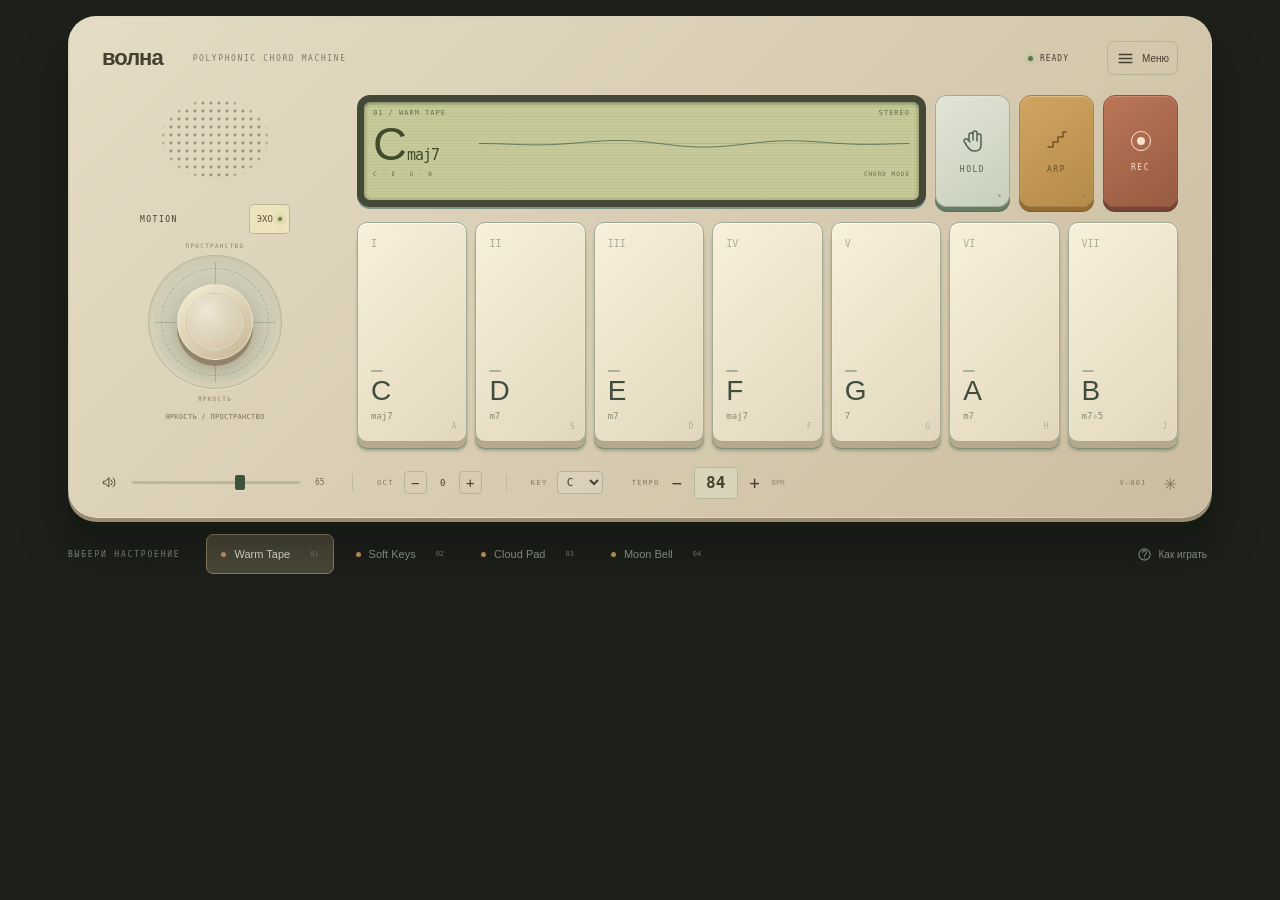
<file: volna-concept-studio.html>
<!doctype html>
<html lang="ru" data-theme="mint" data-version="2">
<head>
  <meta charset="UTF-8">
  <meta name="viewport" content="width=device-width,initial-scale=1,viewport-fit=cover">
  <meta name="theme-color" content="#171c1b">
  <meta name="description" content="ВОЛНА — карманный синтезатор. Играйте аккорды, меняйте звук движением джойстика и записывайте музыку.">
  <meta name="apple-mobile-web-app-capable" content="yes">
  <meta name="apple-mobile-web-app-status-bar-style" content="black-translucent">
  <meta name="apple-mobile-web-app-title" content="Волна">
  <title>Волна · Студия</title>
  
  <link rel="icon" type="image/svg+xml" href="data:image/svg+xml,%3Csvg%20xmlns%3D%22http%3A%2F%2Fwww.w3.org%2F2000%2Fsvg%22%20viewBox%3D%220%200%20512%20512%22%3E%3Crect%20width%3D%22512%22%20height%3D%22512%22%20rx%3D%22112%22%20fill%3D%22%23c3d3c0%22%2F%3E%3Crect%20x%3D%2245%22%20y%3D%2245%22%20width%3D%22422%22%20height%3D%22422%22%20rx%3D%2280%22%20fill%3D%22none%22%20stroke%3D%22%23536e51%22%20stroke-opacity%3D%22.22%22%20stroke-width%3D%222%22%2F%3E%3Cpath%20d%3D%22M94%20267c54-174%2071%20174%20126%200s73%20174%20128%200%2069%200%2070%200%22%20fill%3D%22none%22%20stroke%3D%22%23304a38%22%20stroke-width%3D%2224%22%20stroke-linecap%3D%22round%22%2F%3E%3Ccircle%20cx%3D%22382%22%20cy%3D%22139%22%20r%3D%2218%22%20fill%3D%22%23c97b4b%22%2F%3E%3C%2Fsvg%3E%0A">
  <link rel="apple-touch-icon" href="data:image/svg+xml,%3Csvg%20xmlns%3D%22http%3A%2F%2Fwww.w3.org%2F2000%2Fsvg%22%20viewBox%3D%220%200%20512%20512%22%3E%3Crect%20width%3D%22512%22%20height%3D%22512%22%20rx%3D%22112%22%20fill%3D%22%23c3d3c0%22%2F%3E%3Crect%20x%3D%2245%22%20y%3D%2245%22%20width%3D%22422%22%20height%3D%22422%22%20rx%3D%2280%22%20fill%3D%22none%22%20stroke%3D%22%23536e51%22%20stroke-opacity%3D%22.22%22%20stroke-width%3D%222%22%2F%3E%3Cpath%20d%3D%22M94%20267c54-174%2071%20174%20126%200s73%20174%20128%200%2069%200%2070%200%22%20fill%3D%22none%22%20stroke%3D%22%23304a38%22%20stroke-width%3D%2224%22%20stroke-linecap%3D%22round%22%2F%3E%3Ccircle%20cx%3D%22382%22%20cy%3D%22139%22%20r%3D%2218%22%20fill%3D%22%23c97b4b%22%2F%3E%3C%2Fsvg%3E%0A">
  <style>:root{--page:#171c1b;--text:#eeeae0;--muted:#858e87;--shell:#becfc3;--shell-top:#d2dfd5;--shell-edge:#8eaa98;--ink:#28382f;--pad:#e9e7da;--pad-top:#f5f2e8;--pad-edge:#a6ad9c;--accent:#d87d4c;--screen:#b5c9a6;--screen-ink:#263f32;--line:#303834;font-family:'Manrope',Arial,sans-serif;color:var(--text);background:var(--page);font-synthesis:none;color-scheme:dark}
*{box-sizing:border-box}body{margin:0;min-width:320px}button,a,input,select{-webkit-tap-highlight-color:transparent}button,input,select{font:inherit}button{cursor:pointer}button,a{touch-action:manipulation}button{color:inherit}button:focus-visible,a:focus-visible,input:focus-visible,select:focus-visible,[tabindex]:focus-visible{outline:2px solid #f2ac70;outline-offset:4px}button:disabled{cursor:default;opacity:.4}svg{width:22px;height:22px;fill:none;stroke:currentColor;stroke-width:1.7;stroke-linecap:round;stroke-linejoin:round;flex-shrink:0}.icon-defs{position:absolute;width:0;height:0}.app{max-width:1440px;margin:auto;padding:0 52px}.site-header{height:110px;display:flex;align-items:center;justify-content:space-between;border-bottom:1px solid var(--line)}.wordmark{display:flex;align-items:center;color:var(--text);text-decoration:none;font-size:29px;font-weight:800;letter-spacing:-1.4px}.wordmark svg{width:34px;height:34px;margin-right:9px;stroke:#c3d5c3;stroke-width:2.4}.wordmark span{letter-spacing:2px;font-family:monospace;font-size:9px;font-weight:400;color:#929d94;margin-left:22px;padding-left:22px;border-left:1px solid #414b43;line-height:26px}.header-actions{display:flex;align-items:center;gap:22px}.quiet-button,.icon-button{background:none;border:0;display:flex;align-items:center;justify-content:center;gap:8px}.quiet-button{font-size:12px;color:#c4cdc4}.quiet-button svg{width:17px;height:17px}.icon-button{width:34px;height:34px;border-radius:7px;color:#b8c2b9}.icon-button:hover,.quiet-button:hover{color:white;background:#ffffff08}.header-divider{width:1px;height:21px;background:#394139}.intro{padding:40px 0 31px;display:flex;justify-content:space-between;align-items:center}.eyebrow{font-size:9px;letter-spacing:2px;font-weight:700;color:#919c93;display:flex;align-items:center;gap:10px}.eyebrow i{width:5px;height:5px;border-radius:50%;background:#bdcdb8}.intro p{margin:0;color:#a1aca2;font-size:13px;letter-spacing:.15px}.instrument{position:relative;max-width:1180px;margin:auto;background:linear-gradient(155deg,var(--shell-top),var(--shell) 55%);padding:25px 36px 18px;border-radius:24px;border:1px solid #e6f2e332;box-shadow:0 3px 0 var(--shell-edge),0 8px 0 #202b25,0 10px 0 #101512,0 30px 55px #0006,inset 0 2px 1px #ffffff66;color:var(--ink);user-select:none;-webkit-user-select:none}.screw{position:absolute;width:7px;height:7px;border-radius:50%;background:#546b54;box-shadow:inset 1px 1px 2px #1b2c25,0 1px 1px #e2f0e7aa;opacity:.65}.screw:after{content:'';position:absolute;left:1px;right:1px;top:3px;border-top:1px solid #cad3bf;transform:rotate(-35deg)}.screw-tl{top:17px;left:17px}.screw-tr{top:17px;right:17px}.screw-bl{bottom:17px;left:17px}.screw-br{bottom:17px;right:17px}.instrument-top{height:30px;display:flex;align-items:center;gap:30px;margin-bottom:19px}.device-brand{font-size:22px;font-weight:800;letter-spacing:-1px;display:flex;align-items:center;gap:10px}.device-brand span{border:1px solid #657e6970;border-radius:4px;padding:2px 4px;font:9px monospace;letter-spacing:0}.device-caption{font:8px monospace;letter-spacing:2.2px;opacity:.6}.power{margin-left:auto;display:flex;align-items:center;gap:7px;font:8px monospace;letter-spacing:1px}.power i{width:5px;height:5px;background:#567c4c;border-radius:50%;box-shadow:0 0 4px #6a915b80}.power.playing i{background:#597b3a;box-shadow:0 0 7px #5b9135}.device-menu{display:flex;background:transparent;border:0;padding:0;color:var(--ink);margin-left:8px}.device-menu svg{width:19px;height:19px}.instrument-body{display:grid;grid-template-columns:21% 1fr;gap:29px}.motion-module{display:flex;flex-direction:column;align-items:center;min-width:0}.speaker{width:112px;height:80px;margin-top:4px;margin-bottom:25px;background-image:radial-gradient(circle,#2f463b 1.6px,transparent 2px);background-size:8px 8px;mask-image:radial-gradient(ellipse 56px 42px at center,#000 90%,transparent 98%);opacity:.9}.motion-title{width:150px;display:flex;align-items:center;justify-content:space-between;font:8px monospace;letter-spacing:1.5px}.tiny-dot{width:3px;height:3px;border-radius:50%;background:#5e795f;margin-left:auto;margin-right:8px}.joystick-area{position:relative;width:160px;height:160px;margin:8px 0 4px;touch-action:none;cursor:grab}.joystick-area:active{cursor:grabbing}.joystick-ticks{position:absolute;inset:13px;border:1px solid #78907c65;border-radius:50%;background:radial-gradient(circle,#9bae9c66 0,#acbfae44 65%,transparent 67%);box-shadow:inset 0 3px 7px #546a4c30,0 1px 0 #edf5e080}.joystick-ticks:after{content:'';position:absolute;inset:12px;border:1px dashed #6f8b7460;border-radius:50%}.axis{position:absolute;opacity:.25}.axis-x{top:50%;left:20px;right:20px;border-top:1px solid #435e48}.axis-y{left:50%;top:20px;bottom:20px;border-left:1px solid #435e48}.joystick-knob{position:absolute;width:76px;height:76px;left:calc(50% - 38px);top:calc(50% - 38px);border-radius:50%;background:linear-gradient(150deg,#e4e8d9,#b8c5ad);border:1px solid #f0f3e699;box-shadow:0 7px 0 #74846d,0 9px 2px #50664b90,0 14px 15px #4a5d4770,inset 0 3px 5px #fbfcf280;z-index:1;display:grid;place-items:center;will-change:transform}.joystick-knob span{width:58px;height:58px;border-radius:50%;border:1px solid #aab7a140;background:radial-gradient(circle at 40% 30%,#e0e5d5,#cbd2bd);box-shadow:inset 0 0 2px #f6f6e9}.direction{position:absolute;left:0;right:0;text-align:center;font:6px monospace;letter-spacing:1.3px;opacity:.55}.direction-top{top:0}.direction-bottom{bottom:0}.motion-hint{font-size:8px;opacity:.55;margin-top:7px}.play-module{min-width:0;display:flex;flex-direction:column;gap:15px}.top-controls{display:grid;grid-template-columns:1fr 75px 75px 75px;gap:9px;height:112px}.display{background:var(--screen);color:var(--screen-ink);border:7px solid #2d3a31;border-radius:10px;box-shadow:0 2px 0 #7f9586,inset 0 1px 4px #1a291b88;min-width:0;padding:7px 9px;position:relative;overflow:hidden;isolation:isolate}.display:after{content:'';position:absolute;inset:0;background:repeating-linear-gradient(0deg,transparent 0,transparent 2px,#172e1412 3px);pointer-events:none;z-index:2}.display-top,.display-bottom{display:flex;justify-content:space-between;font:7px monospace;letter-spacing:1px;gap:5px;white-space:nowrap}.display-top{opacity:.7}.display-bottom{font-size:6px;opacity:.7}.display-main{display:flex;align-items:center;gap:13px;height:53px;overflow:hidden}.chord-readout{display:flex;gap:3px;align-items:baseline;min-width:93px}.chord-readout>span:first-child{font:47px 'DM Sans',sans-serif;font-weight:500;letter-spacing:-3px}.chord-readout>span:last-child{font:15px monospace;letter-spacing:-1px}#scope{height:45px;min-width:0;flex:1;opacity:.85}.function-button{border:1px solid #6f806e80;border-radius:9px;box-shadow:0 4px 0 #667c65,0 5px 0 #596d58,inset 0 1px 1px #f5f4dd65;background:linear-gradient(145deg,#e3e4d6,#c7cfbc);color:#51634e;display:flex;flex-direction:column;align-items:center;justify-content:center;gap:12px;position:relative;touch-action:none}.function-button svg{width:24px;height:24px;stroke-width:1.5}.function-button>span:not(.record-symbol){font:8px monospace;letter-spacing:1.5px}.function-button i{position:absolute;bottom:9px;right:8px;width:3px;height:3px;background:#70856b;border-radius:50%;opacity:.5}.arp-button{background:linear-gradient(145deg,#e4ae65,#d79949);color:#705127;box-shadow:0 4px 0 #966b32,0 5px 0 #7c5d2c,inset 0 1px 1px #fff2d565;border-color:#a78248}.record-button{background:linear-gradient(145deg,#b36d59,#a25645);color:#f9e2cd;box-shadow:0 4px 0 #764536,0 5px 0 #63412e,inset 0 1px 1px #efbaa765;border-color:#915040}.record-symbol{width:20px;height:20px;border:1.5px solid currentColor;border-radius:50%;position:relative}.record-symbol:after{content:'';position:absolute;inset:5px;border-radius:50%;background:currentColor}.function-button[aria-pressed=true]{transform:translateY(3px);box-shadow:0 1px 0 #566850,inset 0 1px 5px #343c2840}.function-button[aria-pressed=true] i{background:#fff3c8;box-shadow:0 0 5px #fff3c8;opacity:1}.record-button[aria-pressed=true] .record-symbol:after{border-radius:1px;animation:blink 1.2s infinite}.pads{display:grid;grid-template-columns:repeat(7,minmax(0,1fr));gap:8px;height:220px;touch-action:none}.pad{position:relative;min-width:0;display:flex;flex-direction:column;align-items:flex-start;justify-content:flex-end;padding:17px 13px 20px;background:linear-gradient(150deg,var(--pad-top),var(--pad));color:#3f4d3e;border:1px solid #a0ac98;border-radius:8px;box-shadow:0 6px 0 var(--pad-edge),0 7px 0 #7d9077,0 9px 3px #3e583a55,inset 0 1px 1px #ffffffe0;transition:background .12s,transform .08s,box-shadow .08s;touch-action:none;-webkit-touch-callout:none}.pad:hover{background:linear-gradient(150deg,#fffef4,#e7ebda)}.pad .degree{position:absolute;top:15px;left:13px;font:10px monospace;opacity:.4}.pad .pad-root{font:'DM Sans',sans-serif;font-size:28px;font-weight:500;letter-spacing:-1.7px;line-height:1.2}.pad .quality{font:9px monospace;opacity:.6;margin-top:3px}.pad .key-hint{font:8px monospace;position:absolute;bottom:10px;right:10px;opacity:.3}.pad:before{content:'';position:absolute;bottom:69px;left:13px;width:12px;height:2px;background:#a6b29a;border-radius:2px}.pad.pressed{background:linear-gradient(155deg,#dfad7a,#d49c65);border-color:#ab7d50;box-shadow:0 2px 0 #ae784b,0 3px 0 #81613b,inset 0 2px 5px #856d3230;transform:translateY(4px);color:#533a23}.pad.pressed:before{background:#785637;box-shadow:0 0 5px #ad7a3f50}.device-bottom{display:flex;align-items:center;gap:24px;margin-top:26px;height:29px;font:9px monospace}.volume-control{display:flex;align-items:center;gap:13px;width:21%;min-width:0}.volume-control svg{width:15px;height:15px;stroke-width:1.5}.volume-control input{min-width:0;width:100%}.volume-control>span{font-size:8px;opacity:.7;min-width:13px}input[type=range]{appearance:none;-webkit-appearance:none;height:3px;border-radius:4px;background:#6c846a50;cursor:pointer;accent-color:#475e42}input[type=range]::-webkit-slider-thumb{appearance:none;-webkit-appearance:none;width:10px;height:15px;background:#3e533c;border-radius:2px;box-shadow:0 1px 1px #fff6}input[type=range]::-moz-range-thumb{width:10px;height:15px;background:#3e533c;border:0;border-radius:2px}.bottom-divider{height:17px;border-left:1px solid #6e846e40}.octave-control{display:flex;align-items:center;gap:10px}.control-label{font-size:7px;letter-spacing:1.4px;opacity:.6}.octave-control button{border:1px solid #81987b70;background:transparent;border-radius:4px;color:var(--ink);height:23px;width:23px;padding:0;font:14px monospace}.octave-control button:hover{background:#344b2d16}.octave-control output{min-width:12px;text-align:center}.key-control{display:flex;align-items:center;gap:9px}.key-control select{font:11px monospace;color:var(--ink);background:#ffffff20;border:1px solid #6e846e60;border-radius:4px;padding:3px 5px;color-scheme:light;max-width:65px}.tempo-control{display:flex;align-items:center;gap:8px;margin-left:5px}.tempo-control input{appearance:textfield;-moz-appearance:textfield;background:none;border:0;border-bottom:1px solid #7c90724a;color:var(--ink);width:31px;text-align:center;font:11px monospace;padding:2px}.tempo-control input::-webkit-inner-spin-button{appearance:none}.bpm{font-size:7px;opacity:.45}.device-serial{margin-left:auto;font:7px monospace;letter-spacing:1.2px;opacity:.55;display:flex;align-items:center;gap:17px}.device-serial span{font-size:22px}.preset-bar{display:flex;align-items:center;gap:26px;margin:42px auto 0;max-width:1180px}.preset-label{font:8px monospace;letter-spacing:1.8px;color:#7f8c81;white-space:nowrap}.preset-list{display:flex;align-items:center;gap:7px;flex:1}.preset{display:flex;align-items:center;gap:8px;padding:13px 14px;border:1px solid transparent;background:transparent;color:#8e9b90;font-size:11px;border-radius:7px;white-space:nowrap}.preset:hover{color:#d4ddcf;background:#1c2520}.preset.active{background:#29342c;border-color:#3c4a3c;color:#e0e8d6;box-shadow:inset 0 1px 0 #ffffff05}.preset>span{font:7px monospace;color:#70806f;margin-left:12px}.preset-dot{width:5px;height:5px;border-radius:50%;background:#cb986d}.keys-dot{background:#b5caa6}.cloud-dot{background:#9aafbd}.bell-dot{background:#b19bbe}.help-button{margin-left:auto;display:flex;align-items:center;gap:7px;border:0;background:none;font-size:10px;color:#8b998d;padding:5px;white-space:nowrap}.help-button svg{width:15px;height:15px}.help-button:hover{color:#e0e8d6}.play-hint{display:flex;align-items:center;justify-content:center;gap:20px;color:#758378;font-size:10px;margin:34px 0 48px}.hint-line{width:45px;height:1px;background:#354136}footer{border-top:1px solid var(--line);display:flex;justify-content:space-between;align-items:center;min-height:75px;gap:15px;color:#657367;font:7px monospace;letter-spacing:1.8px}footer button{font:9px 'Manrope',sans-serif;letter-spacing:0;background:none;border:0;color:#8b998b;display:flex;align-items:center;gap:13px}footer svg{width:14px;height:14px}.desktop-hint{display:flex;align-items:center;gap:5px;font:9px 'Manrope',sans-serif;letter-spacing:0;color:#6d7b70}kbd{font:8px monospace;padding:3px 5px;border:1px solid #364238;border-radius:3px;box-shadow:0 1px 0 #101510;color:#829084}.portrait-tip{display:none}.settings-dialog{position:fixed;inset:0 0 0 auto;margin:0;height:100dvh;max-height:100dvh;width:480px;max-width:100vw;border:0;border-left:1px solid #475344;background:#202822;color:#e3e8dc;padding:30px 30px 45px;overflow:auto;box-shadow:-15px 0 70px #0005;overscroll-behavior:contain}.settings-dialog::backdrop{background:#0a100bd0;backdrop-filter:blur(5px)}.dialog-header{display:flex;justify-content:space-between;gap:15px;align-items:center}.dialog-header .eyebrow{font-size:8px;letter-spacing:1.6px}.dialog-header h2{font-size:23px;letter-spacing:-.8px;margin:9px 0 0;font-weight:600}.settings-tabs{display:flex;gap:20px;border-bottom:1px solid #3b463a;margin-top:30px;margin-bottom:25px}.settings-tabs button{background:none;border:0;color:#7e917d;padding:0 0 13px;font-size:11px;white-space:nowrap;border-bottom:2px solid transparent}.settings-tabs button.selected{color:#d7e1cc;border-color:#b1c79f}.settings-tabs button span{font:8px monospace;margin-left:3px}.setting-section{padding:0 0 25px;margin-bottom:24px;border-bottom:1px solid #364232}.setting-section h3,.recordings-intro h3{font-weight:600;font-size:13px;margin:0 0 18px;color:#cbd7c2}.setting-row{display:flex;align-items:center;justify-content:space-between;gap:12px;font-size:11px;margin-bottom:19px}.setting-row input[type=range]{width:140px;background:#4c5e46}.setting-row input[type=range]::-webkit-slider-thumb{background:#bac9a9}.setting-row output{font:10px monospace;width:35px;text-align:right}.setting-row select{max-width:190px;background:#293626;border:1px solid #4a5e43;color:#dbe7d1;border-radius:5px;padding:8px 10px;font-size:11px;color-scheme:dark}.setting-row p{color:#7f917c;font-size:10px;line-height:1.7;margin:7px 0 0}.setting-row strong{font-size:11px;font-weight:600}.setting-note{font-size:10px;line-height:1.8;color:#7e927b;margin:8px 0 0}.small-button{border:1px solid #516348;border-radius:6px;background:#30402b;color:#dce7d1;padding:9px 11px;display:flex;align-items:center;gap:8px;white-space:nowrap;font-size:10px}.small-button svg{width:13px;height:13px}.text-button{border:0;background:none;font-size:10px;padding:13px 0 0;color:#b7caaa;text-decoration:underline;text-underline-offset:3px}.themes{display:grid;grid-template-columns:repeat(4,1fr);gap:9px}.theme-choice{background:#293026;border:1px solid #3e4e38;border-radius:8px;padding:10px 3px;color:#91a186;font-size:9px;display:flex;align-items:center;flex-direction:column;gap:11px}.theme-choice i{width:40px;height:32px;border-radius:5px;border:1px solid #ffffff26;box-shadow:0 3px 0 #0003}.theme-choice.selected{border-color:#9fb58e;background:#35442e;color:#dfebd1}.switch{appearance:none;-webkit-appearance:none;width:34px;height:19px;border-radius:20px;background:#53604a;position:relative;cursor:pointer}.switch:before{content:'';position:absolute;left:3px;top:3px;width:13px;height:13px;border-radius:50%;background:#c2c8b9;transition:transform .15s}.switch:checked{background:#7a9368}.switch:checked:before{transform:translateX(15px);background:#e1ead8}.instruction{font-size:11px;line-height:1.9;color:#a5b39b;margin:10px 0 24px}.install-card{display:flex;gap:17px;align-items:center;margin-bottom:22px}.install-card img{width:65px;height:65px;border-radius:16px;box-shadow:0 3px 6px #0004}.install-card h3{font-size:14px;margin:0 0 8px}.install-card p,.recordings-intro p{font-size:10px;color:#94a58a;line-height:1.8;margin:0}.primary-button{background:#b8cc9f;color:#283321;border:1px solid #d6e4c0;border-radius:7px;font-size:11px;padding:13px 15px;width:100%;display:flex;align-items:center;justify-content:space-between;margin-bottom:27px;font-weight:700}.primary-button svg{width:16px;height:16px}.recordings-intro{margin-bottom:25px}.empty-recordings{border:1px dashed #495c3e;border-radius:10px;padding:32px 20px;text-align:center;color:#788e6c;font-size:11px;line-height:1.8}.recording-item{border:1px solid #405335;border-radius:9px;padding:15px;margin-bottom:15px;background:#263021}.recording-item>div{display:flex;justify-content:space-between;align-items:center;gap:12px}.recording-item strong{font-size:11px;font-weight:600}.recording-item small{font:9px monospace;color:#9aaf8b}.recording-item audio{width:100%;height:32px;margin:13px 0;color-scheme:dark}.recording-actions{justify-content:flex-end!important;gap:18px!important}.recording-actions a,.recording-actions button{font-size:10px;color:#baccac;background:none;border:0;padding:0;text-decoration:none}.recording-actions button{color:#aa897b}.recording-item .record-date{font-size:9px;color:#829578;margin-top:7px}.recording-active-note{padding:16px;border:1px solid #b56f4d50;background:#9c4c2420;font-size:11px;color:#dab58e;line-height:1.9;border-radius:7px;margin-bottom:20px}#toast{position:fixed;bottom:27px;left:50%;transform:translate(-50%,20px);max-width:min(90vw,500px);background:#e2e8d9;color:#293724;padding:13px 20px;font-size:11px;line-height:1.6;border-radius:9px;box-shadow:0 8px 30px #0005;z-index:10;opacity:0;pointer-events:none;transition:opacity .2s,transform .2s;text-align:center}#toast.visible{opacity:1;transform:translate(-50%,0)}[hidden]{display:none!important}[data-theme=sand]{--shell:#caba9e;--shell-top:#e2d6bf;--shell-edge:#ab997c;--pad:#eee3cb;--pad-top:#fff6e3;--pad-edge:#b7a789;--screen:#c9c59f}[data-theme=lilac]{--shell:#b5adc7;--shell-top:#d5cee0;--shell-edge:#91839f;--pad:#e4dfed;--pad-top:#f3eef9;--pad-edge:#aca1b8;--screen:#bac6c0}[data-theme=ink]{--shell:#35453f;--shell-top:#4a5e52;--shell-edge:#23372b;--ink:#c9d9bc;--pad:#a7b6a1;--pad-top:#c8d2ba;--pad-edge:#778c70;--screen:#a5be8d}[data-theme=ink] .speaker{background-image:radial-gradient(circle,#16271d 1.6px,transparent 2px)}[data-theme=ink] .joystick-knob{box-shadow:0 7px 0 #73806a,0 10px 2px #16271d99,0 14px 15px #182a2260,inset 0 3px 5px #fbfcf280}[data-theme=ink] .device-caption,[data-theme=ink] .control-label{opacity:.65}
@keyframes blink{50%{opacity:.25}}@media(min-width:1450px){.app{padding:0 74px}.intro{padding-top:55px;padding-bottom:38px}.instrument{padding-top:30px;padding-bottom:24px}.pads{height:250px}.top-controls{height:120px}.display-main{height:61px}.motion-module .speaker{margin-top:15px;margin-bottom:32px}.joystick-area{margin-top:15px}.preset-bar{margin-top:47px}.play-hint{margin-bottom:60px}}
@media(max-width:1100px){.app{padding:0 30px}.site-header{height:88px}.intro{padding:28px 0}.instrument{padding:23px 26px 18px}.instrument-body{gap:20px;grid-template-columns:20% 1fr}.top-controls{grid-template-columns:1fr 61px 61px 61px;height:105px;gap:7px}.display{border-width:6px;padding:6px 7px}.display-main{height:50px}.display-top,.display-bottom{font-size:6px;letter-spacing:.6px}.chord-readout{min-width:80px}.chord-readout>span:first-child{font-size:40px}.chord-readout>span:last-child{font-size:13px}.pad{padding-left:10px;padding-right:7px}.pad .pad-root{font-size:24px}.pad .degree{left:10px}.pad:before{left:10px}.pads{gap:6px;height:205px}.motion-title{width:120px}.joystick-area{width:143px;height:143px}.speaker{width:96px;height:72px;margin-bottom:21px}.motion-hint{font-size:7px}.device-bottom{gap:17px}.preset-bar{gap:14px}.preset-label{font-size:6px;letter-spacing:1.3px}.preset{padding:11px 9px;font-size:10px;gap:7px}.preset>span{margin-left:5px}.preset-list{gap:4px}.device-caption{font-size:7px;letter-spacing:1.5px}.play-hint{margin-bottom:33px}.device-serial{gap:8px}}
@media(orientation:landscape) and (max-height:600px){body{height:100dvh;overflow:hidden}.app{height:100%;padding:0 max(17px,env(safe-area-inset-left)) 0 max(17px,env(safe-area-inset-right));display:flex;flex-direction:column;max-width:1100px}.site-header{height:44px;min-height:44px;border:0}.wordmark{font-size:21px}.wordmark svg{width:26px;height:26px;margin-right:6px}.wordmark span{font-size:6px;letter-spacing:1.5px;margin-left:13px;padding-left:13px;line-height:16px}.header-actions{gap:13px}.quiet-button{font-size:9px}.quiet-button svg{width:14px;height:14px}.header-divider{height:16px}.icon-button{height:27px;width:27px}.icon-button svg{width:18px;height:18px}main{flex:1;display:flex;flex-direction:column;min-height:0;padding-bottom:max(7px,env(safe-area-inset-bottom))}.intro,footer,.play-hint{display:none}.instrument{flex:1;min-height:0;width:100%;padding:10px 22px 8px;border-radius:15px;display:flex;flex-direction:column;box-shadow:0 3px 0 var(--shell-edge),0 5px 0 #111b14,0 10px 16px #0004}.screw{width:5px;height:5px}.screw:after{top:2px}.screw-tl,.screw-tr{top:9px}.screw-bl,.screw-br{bottom:9px}.screw-tl,.screw-bl{left:9px}.screw-tr,.screw-br{right:9px}.instrument-top{height:20px;min-height:20px;margin-bottom:9px;gap:19px}.device-brand{font-size:16px}.device-brand span{font-size:6px;gap:6px}.device-caption{font-size:6px;letter-spacing:1.2px}.power{font-size:6px}.power i{height:4px;width:4px}.device-menu svg{height:16px;width:16px}.instrument-body{flex:1;min-height:0;gap:18px;grid-template-columns:18% 1fr}.motion-module{justify-content:center}.speaker{width:76px;height:45px;background-size:6px 6px;background-image:radial-gradient(circle,#2f463b 1.2px,transparent 1.5px);mask-image:radial-gradient(ellipse 38px 23px at center,#000 88%,transparent 98%);margin:0 0 12px}.motion-title{font-size:6px;width:103px;letter-spacing:1.1px}.joystick-area{width:114px;height:114px;margin:6px 0 0}.joystick-ticks{inset:11px}.joystick-knob{width:57px;height:57px;left:calc(50% - 28.5px);top:calc(50% - 28.5px);box-shadow:0 5px 0 #74846d,0 7px 1px #50664b90,0 11px 10px #4a5d4770,inset 0 2px 4px #fbfcf280}.joystick-knob span{width:44px;height:44px}.motion-hint{font-size:6px;margin-top:3px}.direction{font-size:5px}.play-module{gap:10px}.top-controls{height:72px;min-height:72px;grid-template-columns:1fr 61px 61px 61px;gap:7px}.display{border-width:5px;border-radius:7px;padding:5px 8px}.display-top,.display-bottom{font-size:5px;letter-spacing:.7px}.display-main{height:36px}.chord-readout{min-width:74px}.chord-readout>span:first-child{font-size:33px;letter-spacing:-2px}.chord-readout>span:last-child{font-size:11px}#scope{height:32px}.function-button{gap:7px;border-radius:6px}.function-button svg{width:19px;height:19px}.function-button>span:not(.record-symbol){font-size:6px;letter-spacing:1.3px}.function-button i{bottom:7px;right:7px}.record-symbol{width:18px;height:18px}.pads{flex:1;min-height:60px;height:auto;gap:6px}.pad{border-radius:6px;padding:7px 10px 14px;box-shadow:0 4px 0 var(--pad-edge),0 5px 0 #7d9077,0 6px 2px #3e583a55,inset 0 1px 1px #ffffffe0}.pad .degree{font-size:7px;top:9px;left:10px}.pad .pad-root{font-size:22px}.pad .quality{font-size:7px;margin-top:1px}.pad .key-hint{font-size:6px;bottom:6px;right:6px}.pad:before{left:10px;bottom:51px;width:9px;height:2px}.pad.pressed{transform:translateY(3px)}.device-bottom{margin-top:13px;height:22px;min-height:22px;gap:16px}.volume-control{width:18%;gap:8px}.volume-control svg{width:13px;height:13px}.volume-control>span{font-size:6px}.control-label{font-size:6px;letter-spacing:1px}.octave-control{gap:7px}.octave-control button{width:21px;height:19px;font-size:13px}.octave-control output{font-size:9px}.key-control select{font-size:9px;padding:2px 3px}.key-control{gap:7px}.tempo-control{gap:7px;margin-left:0}.tempo-control input{font-size:9px}.bpm{font-size:6px}.device-serial{font-size:5px;gap:10px}.device-serial span{font-size:17px}.bottom-divider{height:12px}.preset-bar{margin:11px 0 0;min-height:30px;gap:15px}.preset-label{font-size:5px;letter-spacing:1.2px}.preset-list{gap:6px}.preset{padding:6px 10px;font-size:8px;gap:6px;border-radius:5px}.preset>span{font-size:5px;margin-left:10px}.preset-dot{width:4px;height:4px}.help-button{font-size:8px;gap:5px}.help-button svg{width:13px;height:13px}.settings-dialog{width:470px;padding-top:19px}.dialog-header h2{font-size:20px}.settings-tabs{margin-top:21px;margin-bottom:19px}.setting-section{margin-bottom:20px;padding-bottom:20px}#toast{bottom:15px;padding:9px 15px;font-size:10px}}
@media(orientation:landscape) and (max-height:370px){.site-header{height:35px;min-height:35px}.instrument{padding-top:7px}.instrument-top{margin-bottom:6px;height:18px;min-height:18px}.top-controls{height:61px;min-height:61px}.display-main{height:28px}.chord-readout>span:first-child{font-size:28px}.display{padding-top:4px}.speaker{height:30px;margin-bottom:5px}.joystick-area{height:100px;width:100px}.motion-hint{display:none}.preset-bar{margin-top:9px;min-height:25px}.preset{padding:4px 8px}.device-bottom{margin-top:9px}.pads{min-height:58px}.pad .degree{top:6px}.pad .pad-root{font-size:18px}.pad:before{display:none}.pad{padding-bottom:10px}.instrument-body{gap:14px}.direction{font-size:4px}}
@media(orientation:portrait) and (max-width:700px){.app{padding:0 18px}.site-header{height:74px}.wordmark{font-size:23px}.wordmark span{display:none}.wordmark svg{width:29px;height:29px}.header-actions{gap:10px}.quiet-button span{display:none}.header-divider{display:none}.intro{padding:23px 0;display:block}.intro .eyebrow{font-size:6px;letter-spacing:1.5px}.intro p{margin-top:10px;font-size:13px}.instrument{padding:18px 18px 14px;border-radius:17px}.device-caption{display:none}.instrument-top{margin-bottom:14px;gap:10px}.device-brand{font-size:20px}.instrument-body{display:flex;flex-direction:column;gap:20px}.motion-module{flex-direction:row;gap:14px;justify-content:space-between;order:2}.speaker{width:71px;height:52px;margin:0;mask-image:radial-gradient(ellipse 36px 26px at center,#000 88%,transparent 98%)}.motion-title{width:auto;font-size:7px;gap:10px}.tiny-dot{display:none}.motion-hint{display:none}.joystick-area{width:106px;height:106px;margin:0}.joystick-knob{height:54px;width:54px;left:calc(50% - 27px);top:calc(50% - 27px)}.joystick-knob span{height:41px;width:41px}.direction{font-size:4px}.top-controls{grid-template-columns:1fr 44px 44px 44px;height:80px;gap:5px}.display{border-width:5px;padding:5px 6px}.display-main{height:44px;gap:3px}.chord-readout{min-width:68px}.chord-readout>span:first-child{font-size:33px}.chord-readout>span:last-child{font-size:11px}.display-top,.display-bottom{font-size:4px;letter-spacing:.3px}.display-top span:last-child{display:none}#scope{height:33px}.function-button{gap:10px;border-radius:6px}.function-button svg{height:19px;width:19px}.function-button>span:not(.record-symbol){font-size:6px;letter-spacing:1px}.function-button i{right:5px;bottom:6px}.record-symbol{width:17px;height:17px}.record-symbol:after{inset:4px}.play-module{gap:14px}.pads{height:170px;gap:5px}.pad{padding:10px 4px 20px;border-radius:5px}.pad .degree{left:6px;top:12px;font-size:7px}.pad .pad-root{font-size:19px;letter-spacing:-1.5px}.pad .quality{font-size:6px;letter-spacing:-.5px}.pad .key-hint{display:none}.pad:before{left:6px;bottom:62px;width:9px}.device-bottom{flex-wrap:wrap;height:auto;gap:10px;margin-top:12px;justify-content:space-between}.volume-control{width:100%;gap:12px;margin-bottom:5px}.device-bottom .bottom-divider{display:none}.octave-control{gap:6px}.control-label{font-size:6px;letter-spacing:1px}.octave-control button{width:22px;height:22px}.key-control{gap:6px}.key-control select{font-size:10px;max-width:50px}.tempo-control{gap:5px}.bpm{display:none}.device-serial{display:none}.preset-bar{flex-direction:column;gap:12px;margin-top:32px;align-items:flex-start}.preset-label{font-size:7px}.preset-list{width:100%;display:grid;grid-template-columns:repeat(2,1fr);gap:5px}.preset{font-size:11px;padding:12px 10px}.preset>span{margin-left:auto}.help-button{margin:0;padding:8px 0}.play-hint{font-size:8px;gap:10px;margin:25px 0}.hint-line{width:20px}footer{min-height:63px}footer>span{font-size:5px;letter-spacing:1px}.desktop-hint{display:none}footer button{font-size:8px;gap:5px}.portrait-tip:not(.dismissed){position:fixed;inset:auto 15px 15px;background:#e4ead9;color:#35452b;box-shadow:0 10px 35px #0005;border:1px solid #f7ffea;border-radius:12px;z-index:5;padding:16px 17px;display:grid;grid-template-columns:35px 1fr;column-gap:12px;align-items:center}.rotate-phone{grid-row:1/4;font-size:39px}.portrait-tip>span{font-size:12px;font-weight:700}.portrait-tip p{font-size:10px;margin:5px 0 9px;color:#78846d}.portrait-tip button{justify-self:start;border:0;background:none;padding:0;font-size:9px;text-decoration:underline;text-underline-offset:3px;color:#556448}.settings-dialog{padding:23px 23px 35px}.dialog-header h2{font-size:21px}.settings-tabs{gap:18px}.setting-row input[type=range]{width:120px}}
@media(prefers-reduced-motion:reduce){*,*:before,*:after{transition:none!important;animation:none!important}}

/* Touch-first performance controls */
body{-webkit-user-select:none;user-select:none;-webkit-touch-callout:none}input,textarea{-webkit-user-select:text;user-select:text}.pad>*{pointer-events:none}.pads,.pad,.number-dial{touch-action:none}.instrument{overflow:visible}.icon-button{min-width:44px;min-height:44px}.device-menu{align-items:center;gap:7px;min-height:34px;padding:0 8px;border:1px solid #607d5b45;border-radius:7px;font-size:10px;white-space:nowrap}.echo-button{display:flex;align-items:center;gap:5px;border:1px solid #5e795f66;border-radius:5px;background:#dce7d344;padding:5px 7px;font:9px monospace;color:var(--ink);min-height:30px}.echo-button i{height:4px;width:4px;border-radius:50%;background:#53644c;opacity:.3}.echo-button[aria-pressed=true]{background:#e5edceaa}.echo-button[aria-pressed=true] i{opacity:1;background:#698545;box-shadow:0 0 5px #638540}.motion-title .tiny-dot{display:none}.motion-hint{text-align:center;font:7px monospace;letter-spacing:.3px}.number-dial{font:16px monospace;font-weight:bold;background:#e6eed455;color:var(--ink);border:1px solid #78907266;border-radius:5px;min-width:44px;height:32px;cursor:ew-resize;font-variant-numeric:tabular-nums}.number-dial.dragging{background:#f4edc3;box-shadow:0 0 0 2px #9baf8266}.tempo-step{border:0;background:transparent;color:var(--ink);font-size:17px;width:24px;height:32px;padding:0}.tempo-control{gap:5px}.device-serial{margin-left:auto}.footer-note{color:#73816e}.count-in{position:absolute;z-index:4;left:50%;top:50%;transform:translate(-50%,-50%);width:135px;background:#20372bed;color:#e8edd4;border:1px solid #c7d2a450;border-radius:18px;box-shadow:0 12px 35px #14271950;display:flex;flex-direction:column;align-items:center;padding:13px 12px 11px;pointer-events:none}.count-in[hidden]{display:none}.count-in>span{font:9px monospace;letter-spacing:1.6px}.count-in strong{font:65px 'DM Sans',sans-serif;font-weight:500;line-height:1.1}.count-in small{font-size:9px;color:#a1b39b;margin-top:3px}.record-button.counting{box-shadow:0 0 0 2px #eec3a3,0 4px 0 #764536}.record-button.counting .record-symbol:after{animation:blink 1s infinite}
/* Readable instruction cards */
.settings-dialog{width:min(600px,94vw);padding:28px;max-height:90dvh}.dialog-header h2{font-size:25px}.settings-tabs{gap:22px;margin-top:24px;margin-bottom:25px}.settings-tabs button{min-height:44px;font-size:13px;padding:10px 0}.setting-section h3,.recordings-intro h3{font-size:16px}.setting-row{font-size:13px;min-height:38px;margin-bottom:16px;gap:12px}.setting-row>label:first-child{flex:1}.setting-row input[type=range]{width:150px;min-width:95px;flex:0 1 150px;height:24px;touch-action:pan-y}.setting-row output{font-size:12px;min-width:46px}.setting-row select{font-size:12px;max-width:270px;min-height:42px;min-width:0}.setting-row p,.setting-note{font-size:12px;color:#a1b19a;line-height:1.75}.setting-row strong{font-size:13px}.small-button{font-size:12px;min-height:42px;padding:10px 13px}.text-button{font-size:12px;min-height:44px;padding:8px 0}.instruction{font-size:14px;line-height:1.85;color:#c2cdb9;margin:8px 0 25px}.instruction-card{margin-top:26px;background:#2b3726;padding:21px;border:1px solid #48563e;border-radius:12px}.instruction-card h3:not(:first-child){margin-top:26px}.instruction-card:focus{outline:none}.install-card p,.recordings-intro p{font-size:13px;line-height:1.8}.install-card h3{font-size:16px}.primary-button{min-height:44px;font-size:13px}.theme-choice{font-size:11px;padding:14px 4px}.empty-recordings{font-size:13px;line-height:1.8}.switch{flex-shrink:0}.recording-item strong{font-size:14px}.recording-actions a,.recording-actions button{min-height:38px;display:flex;align-items:center;font-size:12px}
.welcome-dialog{width:min(680px,94vw);max-height:92dvh;border:1px solid #61715280;border-radius:22px;background:#222d23;color:#e3e9d7;padding:28px;box-shadow:0 25px 90px #0009}.welcome-dialog::backdrop{background:#101712c9;backdrop-filter:blur(8px)}.learning .portrait-tip{display:none!important}.lesson-top{display:flex;align-items:center;justify-content:space-between;gap:15px}.lesson-top .eyebrow{color:#aebca4;font-size:10px;letter-spacing:1.8px}.lesson-top .eyebrow>span{letter-spacing:0;color:#d8b789;margin-left:10px}.lesson-top .text-button{color:#a8b79c;text-decoration:none}.lesson-layout{display:grid;grid-template-columns:170px 1fr;gap:30px;align-items:center;margin:26px 0 32px}.lesson-copy h2{font-size:26px;line-height:1.2;letter-spacing:-.7px;font-weight:600;margin:0 0 18px}.lesson-copy p{font-size:14px;line-height:1.85;color:#b6c4aa;margin:0}.lesson-art{height:190px;background:linear-gradient(135deg,#b9cbb5,#e0e4c8);border-radius:16px;position:relative;display:grid;place-items:center;color:#34513b;overflow:hidden}.lesson-art>div{display:none}.lesson-art[data-kind=keys] .art-keys,.lesson-art[data-kind=tail] .art-tail,.lesson-art[data-kind=joystick] .art-joy,.lesson-art[data-kind=record] .art-record{display:flex}.art-keys{gap:5px;transform:rotate(-9deg)}.art-keys i{width:21px;height:90px;border-radius:5px;background:#f4f0dc;box-shadow:0 4px 0 #7b9476}.art-keys i:nth-child(2),.art-keys i:nth-child(3){background:#efdba9;transform:translateY(3px);box-shadow:0 1px 0 #7b9476}.art-keys>span{position:absolute;top:20px;left:15px;font:75px serif;color:#b5794e;transform:rotate(9deg)}.art-tail{gap:8px;align-items:center}.art-tail b{font:60px serif}.art-tail b:nth-child(2){font-size:46px;opacity:.65}.art-tail b:nth-child(3){font-size:33px;opacity:.4}.art-tail b:nth-child(4){font-size:23px;opacity:.2}.art-joy{position:relative;width:130px;height:130px;border-radius:50%;border:1px dashed #66836a;align-items:center;justify-content:center}.art-joy>span{width:74px;height:74px;background:linear-gradient(135deg,#f3f2da,#bdcdb1);border-radius:50%;box-shadow:0 6px 0 #6e8466,0 12px 18px #53694a60;transform:translate(17px,-12px)}.art-joy i{position:absolute;bottom:9px;left:24px;font-size:33px;font-style:normal;color:#9c6e43}.art-record{align-items:center;gap:9px}.art-record>span{font:40px monospace;color:#52704b}.art-record>span:first-child{opacity:.35}.art-record>span:nth-child(2){opacity:.65}.art-record i{position:absolute;bottom:36px;background:#b97356;width:9px;height:9px;border-radius:50%}.lesson-footer{display:flex;align-items:center;gap:12px}.lesson-footer .primary-button{width:auto;min-width:135px;justify-content:center;margin:0}.lesson-dots{display:flex;gap:7px;margin-right:auto}.lesson-dot{width:6px;height:6px;border-radius:50%;background:#617158}.lesson-dot.current{width:22px;border-radius:4px;background:#d6c59a}.lesson-footer .small-button{border:0;background:transparent}.lesson-footer button{flex-shrink:0}
@media(orientation:landscape) and (max-height:600px){.device-menu{min-height:25px;font-size:8px;gap:5px}.device-menu svg{height:14px;width:14px}.motion-title{width:110px}.echo-button{font-size:7px;min-height:25px;padding:3px 5px}.motion-hint{font-size:5px;margin-top:4px}.number-dial{font-size:12px;height:26px;min-width:34px}.tempo-step{font-size:13px;height:26px;width:20px}.tempo-control{gap:2px}.tempo-control>.control-label{margin-right:4px}.device-bottom{gap:12px}.site-header .icon-button{min-height:32px;min-width:40px}.settings-dialog{max-height:94dvh;padding:23px 27px}.welcome-dialog{padding:18px 25px}.lesson-layout{grid-template-columns:150px 1fr;gap:24px;margin:10px 0 16px}.lesson-art{height:150px}.lesson-copy h2{font-size:23px;margin-bottom:12px}.lesson-copy p{font-size:13px;line-height:1.7}.lesson-top .text-button{min-height:30px}.lesson-footer .primary-button,.lesson-footer .small-button{min-height:38px}.art-record i{bottom:22px}.speaker{margin-bottom:7px}}
@media(orientation:landscape) and (max-width:740px){.device-serial,.bpm{display:none}.device-bottom{gap:9px}.volume-control{width:17%}.tempo-control{margin-left:auto}.instrument-top{gap:15px}.device-menu{min-height:23px}.device-caption{letter-spacing:1px}.number-dial{font-size:11px}.settings-tabs{margin-top:16px}.lesson-copy h2{font-size:21px}.lesson-layout{margin:5px 0 12px;grid-template-columns:125px 1fr;gap:20px}.lesson-art{height:135px}.lesson-art .art-keys{transform:scale(.85) rotate(-9deg)}.lesson-art .art-joy{transform:scale(.8)}.lesson-copy p{font-size:12px}.lesson-top .eyebrow{font-size:8px}.lesson-footer .primary-button{font-size:12px}.welcome-dialog{padding:14px 22px}.motion-hint{display:none}.motion-title{width:100px}.echo-button{min-height:22px}.direction{letter-spacing:.5px}}
@media(orientation:portrait) and (max-width:700px){.device-menu{font-size:10px;min-height:36px}.motion-module{gap:8px}.motion-title{width:auto;flex-direction:column;gap:8px}.echo-button{min-height:34px;font-size:10px}.number-dial{font-size:13px;min-width:36px}.tempo-step{width:20px}.settings-dialog{padding:22px}.settings-tabs{gap:20px;justify-content:space-between}.settings-tabs button{font-size:12px}.setting-row{flex-wrap:wrap;font-size:12px;gap:8px}.setting-row label{max-width:160px}.setting-row input[type=range]{flex:1 1 90px;width:95px}.setting-row select{max-width:230px}.instruction{font-size:14px}.instruction-card{padding:17px}.lesson-layout{grid-template-columns:1fr;gap:24px;margin:12px 0 25px}.lesson-art{height:150px}.lesson-copy h2{font-size:26px}.lesson-copy p{font-size:14px}.welcome-dialog{padding:22px}.lesson-top .eyebrow{font-size:8px;letter-spacing:1px}.lesson-footer{gap:5px}.lesson-footer .primary-button{min-width:120px;font-size:12px;padding:10px 12px}.lesson-dots{gap:5px}.lesson-footer .small-button{font-size:11px;padding:10px 8px}.footer-note{font-size:7px}.count-in{width:120px}.count-in strong{font-size:56px}}

.site-header,.intro,.play-hint,footer,.portrait-tip{display:none!important}.app{padding:16px 28px!important;max-width:1200px}.instrument{margin:auto}.preset-bar{margin:16px auto!important;max-width:1180px}.screw{display:none}.device-brand>span{display:none}.device-caption{letter-spacing:1.6px}.instrument-top{margin-bottom:22px}.concept-label{position:fixed;right:20px;bottom:10px;font:9px monospace;opacity:.4;letter-spacing:2px}@media(orientation:landscape) and (max-height:600px){.app{height:100dvh!important;padding:14px 22px!important}.instrument{flex:1;min-height:0}.instrument-top{margin-bottom:15px}.preset-bar{margin-top:13px!important;min-height:30px!important}.concept-label{display:none}.settings-dialog{color:#e3e9d7}}
:root{--page:#1e201c;--text:#e5ddc9;--muted:#aba48e;--shell:#ccbea2;--shell-top:#e4d8bf;--shell-edge:#9c8f72;--ink:#453f31;--pad:#e7dfc9;--pad-top:#faf2df;--pad-edge:#b6a88d;--screen:#c6c998;--screen-ink:#414a2c}.instrument{border-radius:28px;padding:26px 33px 20px;background:linear-gradient(135deg,#e5dcc5,#cbbda1);box-shadow:0 4px 0 #9a8d72,0 16px 0 #151a13,0 30px 50px #0005}.instrument-top .device-caption{font-size:8px}.speaker{opacity:.5;background-image:radial-gradient(circle,#5a533d 1.2px,transparent 1.8px)}.display{border-color:#444837;border-radius:13px;background:#c6c998}.pad{border-radius:10px;background:linear-gradient(135deg,#f8f0da,#e2d7be)}.function-button{border-radius:12px}.record-button{background:linear-gradient(145deg,#bb7657,#965b41)}.arp-button{background:linear-gradient(145deg,#d1a461,#b58b48)}.joystick-knob{background:linear-gradient(145deg,#f6edd5,#c5b593);box-shadow:0 6px 0 #93836a,0 10px 18px #64543b55}.joystick-knob span{background:radial-gradient(circle at 35% 30%,#eee7d5,#cebea0)}.preset.active{background:#4b4938;border-color:#8e8160}.preset-dot{background:#c89b60}.echo-button[aria-pressed=true]{background:#ede3bd;color:#5a5337}.motion-hint{opacity:.65}@media(orientation:landscape) and (max-height:600px){.instrument{padding:16px 26px 14px}.speaker{height:30px;margin:0 0 5px}.instrument-top{margin-bottom:14px}.joystick-area{width:105px;height:105px}.motion-hint{display:none}}</style>
</head>
<body>
  <svg class="icon-defs" xmlns="http://www.w3.org/2000/svg"><defs>
    <symbol id="i-wave" viewBox="0 0 24 24"><path d="M2 12c3-13 6 13 10 0s6 13 10 0"/></symbol>
    <symbol id="i-menu" viewBox="0 0 24 24"><path d="M4 7h16M4 12h16M4 17h16"/></symbol>
    <symbol id="i-expand" viewBox="0 0 24 24"><path d="M8 3H3v5m13-5h5v5M3 16v5h5m13-5v5h-5"/></symbol>
    <symbol id="i-plus" viewBox="0 0 24 24"><path d="M12 5v14M5 12h14"/></symbol>
    <symbol id="i-headphones" viewBox="0 0 24 24"><path d="M4 14v-3a8 8 0 0 1 16 0v3M4 12H3v7h4v-7H4Zm16 0h1v7h-4v-7h3Z"/></symbol>
    <symbol id="i-volume" viewBox="0 0 24 24"><path d="m11 5-6 5H2v4h3l6 5V5Zm4 3a6 6 0 0 1 0 8m3-11a10 10 0 0 1 0 14"/></symbol>
    <symbol id="i-close" viewBox="0 0 24 24"><path d="m6 6 12 12M18 6 6 18"/></symbol>
    <symbol id="i-mic" viewBox="0 0 24 24"><rect x="9" y="2" width="6" height="13" rx="3"/><path d="M5 10v2a7 7 0 0 0 14 0v-2m-7 9v3m-4 0h8"/></symbol>
    <symbol id="i-download" viewBox="0 0 24 24"><path d="M12 3v12m-5-5 5 5 5-5M4 16v5h16v-5"/></symbol>
    <symbol id="i-arp" viewBox="0 0 24 24"><path d="M3 18h5v-5h5V8h5V3h3"/></symbol>
    <symbol id="i-hold" viewBox="0 0 24 24"><path d="M8 11V6a2 2 0 0 1 4 0v5-7a2 2 0 0 1 4 0v8-5a2 2 0 0 1 4 0v9c0 4-2 6-6 6h-1c-3 0-5-2-7-5l-3-5a2 2 0 0 1 3-2l3 3"/></symbol>
    <symbol id="i-arrow" viewBox="0 0 24 24"><path d="M5 12h14m-5-5 5 5-5 5"/></symbol>
    <symbol id="i-help" viewBox="0 0 24 24"><circle cx="12" cy="12" r="9"/><path d="M9 9a3 3 0 1 1 5 2c-2 1-2 1-2 3m0 3v.1"/></symbol>
  </defs></svg>
  <div class="app">
    <header class="site-header">
      <div class="wordmark" aria-label="Волна"><svg><use href="#i-wave"/></svg>волна<span>POCKET SYNTH</span></div>
      <div class="header-actions"><button id="fullscreen" class="icon-button" aria-label="На весь экран" title="На весь экран"><svg><use href="#i-expand"/></svg></button></div>
    </header>
    <main>
      <div class="intro"><span class="eyebrow"><i></i> МАЛЕНЬКИЙ ИНСТРУМЕНТ. БОЛЬШЕ МУЗЫКИ.</span><p>Поймай свою волну.</p></div>
      <section class="instrument" aria-label="Музыкальный инструмент">
        <span class="screw screw-tl"></span><span class="screw screw-tr"></span><span class="screw screw-bl"></span><span class="screw screw-br"></span>
        <div class="instrument-top"><div class="device-brand">волна<span>01</span></div><span class="device-caption">POLYPHONIC CHORD MACHINE</span><div class="power"><i id="power-led"></i><span id="power-label">READY</span></div><button class="device-menu menu-action" aria-label="Меню инструмента"><svg><use href="#i-menu"/></svg><span>Меню</span></button></div>
        <div class="instrument-body">
          <aside class="motion-module">
            <div class="speaker" aria-hidden="true"></div>
            <div class="motion-title"><span>MOTION</span><span class="tiny-dot"></span><button id="echo" class="echo-button" aria-pressed="true" title="Включить или выключить эхо">ЭХО <i></i></button></div>
            <div class="joystick-area" id="joystick" role="slider" tabindex="0" aria-label="Джойстик эффектов, стрелки меняют звук" aria-valuemin="-100" aria-valuemax="100" aria-valuenow="0">
              <div class="joystick-ticks"></div><span class="axis axis-x"></span><span class="axis axis-y"></span><div class="joystick-knob" id="joystick-knob"><span></span></div>
              <span class="direction direction-top" id="joy-vertical">ПРОСТРАНСТВО</span><span class="direction direction-bottom" id="joy-horizontal">ЯРКОСТЬ</span>
            </div>
            <div class="motion-hint" id="joy-readout">ЯРКОСТЬ / ПРОСТРАНСТВО</div>
          </aside>
          <div class="play-module">
            <div class="top-controls">
              <div class="display"><div class="display-top"><span id="display-voice">01 / WARM TAPE</span><span id="display-status">STEREO</span></div><div class="display-main"><div class="chord-readout"><span id="chord-root">C</span><span id="chord-quality">maj7</span></div><canvas id="scope" aria-label="Осциллограмма звука"></canvas></div><div class="display-bottom"><span id="display-notes">C · E · G · B</span><span id="display-mode">CHORD MODE</span></div></div>
              <button class="function-button hold-button" id="hold" aria-pressed="false" title="Удерживать аккорд"><svg><use href="#i-hold"/></svg><span>HOLD</span><i></i></button>
              <button class="function-button arp-button" id="arp" aria-pressed="false" title="Арпеджиатор"><svg><use href="#i-arp"/></svg><span>ARP</span><i></i></button>
              <button class="function-button record-button" id="record" aria-pressed="false" title="Начать запись"><span class="record-symbol"></span><span id="record-label">REC</span><i></i></button>
            </div>
            <div class="pads" id="pads" aria-label="Аккордовые клавиши"></div>
          </div>
        </div>
        <div class="device-bottom">
          <label class="volume-control"><svg><use href="#i-volume"/></svg><input type="range" min="0" max="100" value="65" id="volume" aria-label="Громкость"><span id="volume-value">65</span></label>
          <div class="bottom-divider"></div><div class="octave-control"><span class="control-label">OCT</span><button id="octave-down" aria-label="Октава ниже">−</button><output id="octave-value">0</output><button id="octave-up" aria-label="Октава выше">+</button></div>
          <div class="bottom-divider"></div><label class="key-control"><span class="control-label">KEY</span><select id="root-key" aria-label="Тональность"><option>C</option><option>C♯</option><option>D</option><option>E♭</option><option>E</option><option>F</option><option>F♯</option><option>G</option><option>A♭</option><option>A</option><option>B♭</option><option>B</option></select></label>
          <div class="tempo-control"><span class="control-label">TEMPO</span><button id="tempo-down" class="tempo-step" aria-label="Темп медленнее">−</button><button id="tempo" class="number-dial" role="spinbutton" aria-valuemin="40" aria-valuemax="200" aria-valuenow="84" aria-label="Темп. Потяни число или используй стрелки" title="Потяни число вбок или вверх">84</button><button id="tempo-up" class="tempo-step" aria-label="Темп быстрее">+</button><span class="bpm">BPM</span></div><div class="device-serial">V—001 <span>✳</span></div>
        </div>
      <div id="count-in" class="count-in" role="status" aria-live="polite" hidden><span>ДО ЗАПИСИ</span><strong id="count-number">3</strong><small>REC — отменить</small></div>
      </section>
      <div class="preset-bar"><span class="preset-label">ВЫБЕРИ НАСТРОЕНИЕ</span><div class="preset-list" aria-label="Тембры"><button data-voice="tape" class="preset active" aria-pressed="true"><i class="preset-dot tape-dot"></i>Warm Tape<span>01</span></button><button data-voice="keys" class="preset" aria-pressed="false"><i class="preset-dot keys-dot"></i>Soft Keys<span>02</span></button><button data-voice="cloud" class="preset" aria-pressed="false"><i class="preset-dot cloud-dot"></i>Cloud Pad<span>03</span></button><button data-voice="bell" class="preset" aria-pressed="false"><i class="preset-dot bell-dot"></i>Moon Bell<span>04</span></button></div><button class="help-button" id="help"><svg><use href="#i-help"/></svg><span>Как играть</span></button></div>
      <div class="play-hint"><span class="hint-line"></span><span id="play-hint">Коснись клавиш. Остальное — по чувству.</span><span class="hint-line"></span></div>
    </main>
    <footer><span>МУЗЫКА ВСЕГДА С ТОБОЙ</span><span class="desktop-hint">Клавиши <kbd>A</kbd><kbd>S</kbd><kbd>D</kbd><kbd>F</kbd><kbd>G</kbd><kbd>H</kbd><kbd>J</kbd></span><span class="footer-note">ИГРАЙ ПО ЧУВСТВУ</span></footer>
  </div>
  <div class="portrait-tip" id="portrait-tip"><div class="rotate-phone">↻</div><span>Больше места для музыки</span><p>Поверни телефон горизонтально</p><button id="dismiss-portrait">Продолжить так</button></div>
  <dialog id="settings" class="settings-dialog"><div class="dialog-header"><div><span class="eyebrow">ТВОЙ ИНСТРУМЕНТ</span><h2>Настрой свою волну</h2></div><button class="icon-button close-settings" aria-label="Закрыть настройки"><svg><use href="#i-close"/></svg></button></div>
    <nav class="settings-tabs" aria-label="Разделы настроек"><button data-tab="sound" class="selected">Звук</button><button data-tab="look">Вид</button><button data-tab="recordings">Записи <span id="recording-count">0</span></button><button data-tab="app">Установка</button></nav>
    <div class="tab-panel" id="tab-sound">
      <div class="setting-section"><h3>Характер звука</h3>
        <div class="setting-row"><label for="scale">Лад</label><select id="scale"><option value="major">Мажор</option><option value="minor">Минор</option></select></div>
        <div class="setting-row"><label for="tail">Шлейф после отпускания</label><input id="tail" type="range" min="0.2" max="4" step="0.1" value="1.8"><output id="tail-value">1.8 с</output></div>
        <p class="setting-note">Чем длиннее шлейф, тем плавнее аккорды перетекают друг в друга. Его характер зависит от тембра.</p>
        <div class="setting-row"><label for="reverb">Пространство</label><input id="reverb" type="range" min="0" max="100" value="40"><output id="reverb-value">40%</output></div>
        <label class="setting-row"><span>Эхо · мягкие повторы</span><input type="checkbox" id="echo-enabled" checked class="switch"></label>
        <div class="setting-row"><label for="echo-amount">Количество эха</label><input id="echo-amount" type="range" min="0" max="70" value="28"><output id="echo-value">28%</output></div>
      </div>
      <div class="setting-section"><h3>Джойстик</h3><div class="setting-row"><label for="joy-mode">Режим</label><select id="joy-mode"><option value="color">Цвет · яркость и пространство</option><option value="echo">Эхо · время и повторы</option><option value="motion">Движение · фильтр и пульсация</option></select></div><div class="setting-row"><label for="joy-sensitivity">Чувствительность</label><input id="joy-sensitivity" type="range" min="50" max="250" step="10" value="160"><output id="sensitivity-value">160%</output></div><p class="setting-note">Небольшое движение уже меняет звук. Больше чувствительность — раньше достигается полный эффект. Отпусти джойстик, чтобы вернуться к исходному звуку. В режиме «Эхо» включи кнопку ЭХО.</p></div>
      <div class="setting-section"><h3>Микрофон</h3><div class="setting-row"><div><strong id="mic-status">Выключен</strong><p>Добавь голос или окружающие звуки в запись.</p></div><button id="mic-toggle" class="small-button"><svg><use href="#i-mic"/></svg>Включить</button></div><label class="setting-row mic-gain-row" hidden>Уровень микрофона<input id="mic-gain" type="range" min="0" max="150" value="80"></label><p class="setting-note">Микрофон записывается вместе с инструментом. Его звук не выводится в динамики.</p></div>
      <div class="setting-section"><h3>Наушники и вывод звука</h3><div class="setting-row"><label for="audio-output">Устройство</label><select id="audio-output"><option value="default">Системное</option></select></div><p class="setting-note" id="output-note">Подключи наушники к телефону — звук переключится через систему. Bluetooth может добавлять задержку.</p><button id="refresh-devices" class="text-button">Обновить устройства</button></div>
    </div>
    <div class="tab-panel" id="tab-look" hidden><div class="setting-section"><h3>Цвет корпуса</h3><div class="themes"><button data-theme="mint" class="theme-choice selected"><i style="background:#c3d3c9"></i>Шалфей</button><button data-theme="sand" class="theme-choice"><i style="background:#d9c9ad"></i>Песок</button><button data-theme="lilac" class="theme-choice"><i style="background:#c8bdd9"></i>Лаванда</button><button data-theme="ink" class="theme-choice"><i style="background:#354442"></i>Графит</button></div></div><div class="setting-section"><h3>Ощущение игры</h3><label class="setting-row"><span>Вибрация клавиш</span><input type="checkbox" id="haptics" checked class="switch"></label><p class="setting-note">На устройствах, которые поддерживают вибрацию в браузере.</p></div></div>
    <div class="tab-panel" id="tab-recordings" hidden><div class="recordings-intro"><h3>Твои маленькие сессии</h3><p>Нажми REC, дождись 3 → 2 → 1, сыграй и нажми ещё раз. Записи хранятся в этом браузере — скачай важные сессии.</p></div><div id="recordings-list"></div></div>
    <div class="tab-panel" id="tab-app" hidden><div class="install-card"><img src="data:image/svg+xml,%3Csvg%20xmlns%3D%22http%3A%2F%2Fwww.w3.org%2F2000%2Fsvg%22%20viewBox%3D%220%200%20512%20512%22%3E%3Crect%20width%3D%22512%22%20height%3D%22512%22%20rx%3D%22112%22%20fill%3D%22%23c3d3c0%22%2F%3E%3Crect%20x%3D%2245%22%20y%3D%2245%22%20width%3D%22422%22%20height%3D%22422%22%20rx%3D%2280%22%20fill%3D%22none%22%20stroke%3D%22%23536e51%22%20stroke-opacity%3D%22.22%22%20stroke-width%3D%222%22%2F%3E%3Cpath%20d%3D%22M94%20267c54-174%2071%20174%20126%200s73%20174%20128%200%2069%200%2070%200%22%20fill%3D%22none%22%20stroke%3D%22%23304a38%22%20stroke-width%3D%2224%22%20stroke-linecap%3D%22round%22%2F%3E%3Ccircle%20cx%3D%22382%22%20cy%3D%22139%22%20r%3D%2218%22%20fill%3D%22%23c97b4b%22%2F%3E%3C%2Fsvg%3E%0A" alt="Иконка Волны"><div><h3>Волна всегда под рукой</h3><p>Установи как приложение — с отдельной иконкой и без адресной строки.</p></div></div><button class="primary-button install-action">Добавить на главный экран <svg><use href="#i-plus"/></svg></button><div class="setting-section instruction-card" id="installation-instructions" tabindex="-1"><h3>На iPhone</h3><p class="instruction">Открой сайт в Safari → «Поделиться» → «На экран “Домой”» → «Добавить». Затем запускай Волну с новой иконки.</p><h3>На Android</h3><p class="instruction">Нажми кнопку выше или открой меню браузера → «Установить приложение» / «Добавить на главный экран».</p><p class="setting-note">После первого открытия инструмент доступен офлайн. Поверни телефон горизонтально для удобной игры.</p></div><div class="setting-section"><h3>Как играть</h3><p class="instruction">Скользи по клавишам или играй несколькими пальцами. Все аккорды сочетаются в выбранном ладу. Шлейф и ЭХО плавно соединяют звучание. HOLD оставляет аккорд звучать; повторное нажатие выключает его. ARP играет ноты по очереди. Потяни число TEMPO, чтобы изменить скорость. Джойстик добавляет эффекты — его режим и чувствительность находятся в разделе «Звук».</p><button id="replay-tutorial" class="small-button">Пройти короткое знакомство</button><p class="setting-note">На компьютере: A–J или 1–7 — аккорды, пробел — HOLD, R — запись, Esc — отпустить все клавиши.</p></div></div>
  </dialog>
  <dialog id="welcome" class="welcome-dialog" aria-labelledby="lesson-title" aria-describedby="lesson-text">
    <div class="lesson-top"><span class="eyebrow">ПЕРВАЯ ВОЛНА <span id="lesson-step">1 / 4</span></span><button id="lesson-skip" class="text-button">Пропустить</button></div>
    <div class="lesson-layout"><div id="lesson-art" class="lesson-art" data-kind="keys" aria-hidden="true">
      <div class="art-keys"><i></i><i></i><i></i><i></i><i></i><span>↝</span></div>
      <div class="art-tail"><b>♪</b><b>♪</b><b>♪</b><b>♪</b></div>
      <div class="art-joy"><span></span><i>↗</i></div>
      <div class="art-record"><span>3</span><span>2</span><span>1</span><i></i></div>
    </div><div class="lesson-copy"><h2 id="lesson-title"></h2><p id="lesson-text"></p></div></div>
    <div class="lesson-footer"><div class="lesson-dots" aria-hidden="true"><i class="lesson-dot current"></i><i class="lesson-dot"></i><i class="lesson-dot"></i><i class="lesson-dot"></i></div><button id="lesson-back" class="small-button">Назад</button><button id="lesson-next" class="primary-button">Дальше</button></div>
  </dialog>
  <div id="toast" role="status" aria-live="polite"></div>
  <script>'use strict';
const $=s=>document.querySelector(s), $$=s=>[...document.querySelectorAll(s)];
const clamp=(n,a,b)=>Math.max(a,Math.min(b,n));
const NOTES=['C','C♯','D','E♭','E','F','F♯','G','A♭','A','B♭','B'];
const PRESETS={
  tape:{name:'WARM TAPE',num:'01',type:'sawtooth',second:'triangle',attack:.055,decay:.8,sustain:.58,release:.9,detune:5,cutoff:2600},
  keys:{name:'SOFT KEYS',num:'02',type:'sine',second:'triangle',attack:.012,decay:1.5,sustain:.2,release:.65,detune:2,cutoff:4200},
  cloud:{name:'CLOUD PAD',num:'03',type:'triangle',second:'sine',attack:.18,decay:.8,sustain:.72,release:1.35,detune:8,cutoff:1900},
  bell:{name:'MOON BELL',num:'04',type:'sine',second:'sine',attack:.008,decay:1.8,sustain:.13,release:1,detune:0,cutoff:6500}
};
let saved={};try{saved=JSON.parse(localStorage.getItem('volna-demo-studio-settings')||'{}')||{};}catch{}
const setting=(name,def,a,b)=>Number.isFinite(saved[name])?clamp(saved[name],a,b):def;
const state={voice:PRESETS[saved.voice]?saved.voice:'tape',theme:['mint','sand','lilac','ink'].includes(saved.theme)?saved.theme:'mint',root:Math.round(setting('root',0,0,11)),scale:saved.scale==='minor'?'minor':'major',volume:setting('volume',65,0,100),reverb:setting('reverb',40,0,100),tempo:Math.round(setting('tempo',84,40,200)),tail:setting('tail',1.8,.2,4),echo:saved.echo!==false,echoAmount:setting('echoAmount',28,0,70),sensitivity:setting('sensitivity',160,50,250),joyMode:['color','echo','motion'].includes(saved.joyMode)?saved.joyMode:'color',octave:0,hold:false,arp:false,haptics:saved.haptics!==false};
function saveSettings(){try{localStorage.setItem('volna-demo-studio-settings',JSON.stringify(state));}catch{}}
let toastTimer;function toast(message){$('#toast').textContent=message;$('#toast').classList.add('visible');clearTimeout(toastTimer);toastTimer=setTimeout(()=>$('#toast').classList.remove('visible'),4500);}
function setPressed(el,value){el.setAttribute('aria-pressed',String(value));}
function chord(index){const scale=state.scale==='major'?[0,2,4,5,7,9,11]:[0,2,3,5,7,8,10];const intervals=[0,2,4,6].map(step=>{const n=index+step;return scale[n%7]+12*Math.floor(n/7)-scale[index];});const root=(state.root+scale[index])%12;const quality=intervals[1]===3?(intervals[2]===6?'m7♭5':'m7'):(intervals[3]===11?'maj7':'7');return{root,quality,intervals,midi:48+state.root+scale[index]+state.octave*12,roman:['I','II','III','IV','V','VI','VII'][index]};}
function renderPads(){const host=$('#pads');host.replaceChildren();for(let i=0;i<7;i++){const c=chord(i),el=document.createElement('button');el.type='button';el.className='pad';el.dataset.index=i;el.setAttribute('aria-label',`${NOTES[c.root]} ${c.quality}, аккорд ${i+1}`);setPressed(el,false);el.innerHTML=`<span class="degree">${c.roman}</span><span class="pad-root">${NOTES[c.root]}</span><span class="quality">${c.quality}</span><span class="key-hint">${'ASDFGHJ'[i]}</span>`;host.append(el);}showChord(0);}
function showChord(i){const c=chord(i);$('#chord-root').textContent=NOTES[c.root];$('#chord-quality').textContent=c.quality;$('#display-notes').textContent=c.intervals.map(n=>NOTES[(c.root+n)%12]).join(' · ');}

class Synth{
  constructor(){this.ctx=null;this.voices=new Set();}
  async ensure(){
    if(!this.ctx){
      const AC=window.AudioContext||window.webkitAudioContext;if(!AC)throw new Error('Открой Волну в Safari или Chrome — здесь нет поддержки звука.');
      this.ctx=new AC({latencyHint:'interactive'});const c=this.ctx;
      this.bus=c.createGain();this.filter=c.createBiquadFilter();this.filter.type='lowpass';this.filter.frequency.value=PRESETS[state.voice].cutoff;this.filter.Q.value=.65;
      this.dry=c.createGain();this.dry.gain.value=.82;this.wet=c.createGain();this.wet.gain.value=state.reverb/100*.85;
      this.reverb=c.createConvolver();const length=Math.floor(c.sampleRate*2.8),impulse=c.createBuffer(2,length,c.sampleRate);for(let ch=0;ch<2;ch++){const d=impulse.getChannelData(ch);for(let i=0;i<length;i++)d[i]=(Math.random()*2-1)*Math.pow(1-i/length,2.6)*.7;}this.reverb.buffer=impulse;
      this.delay=c.createDelay(1.6);this.delay.delayTime.value=this.beatDelay();this.feedback=c.createGain();this.feedback.gain.value=.34;this.echoTone=c.createBiquadFilter();this.echoTone.type='lowpass';this.echoTone.frequency.value=3400;this.echoWet=c.createGain();this.echoWet.gain.value=state.echo?state.echoAmount/100:0;this.echoSend=c.createGain();this.echoSend.gain.value=state.echo?1:0;
      this.tremolo=c.createGain();this.tremolo.gain.value=1;this.lfo=c.createOscillator();this.lfo.frequency.value=state.tempo/30;this.lfoAmount=c.createGain();this.lfoAmount.gain.value=0;this.lfo.connect(this.lfoAmount);this.lfoAmount.connect(this.tremolo.gain);this.lfo.start();
      this.master=c.createGain();this.master.gain.value=this.volumeGain();this.compressor=c.createDynamicsCompressor();this.compressor.threshold.value=-16;this.compressor.knee.value=18;this.compressor.ratio.value=5;this.compressor.attack.value=.008;this.compressor.release.value=.2;
      this.analyser=c.createAnalyser();this.analyser.fftSize=1024;this.recordDest=c.createMediaStreamDestination();
      this.bus.connect(this.filter);this.filter.connect(this.dry);this.dry.connect(this.tremolo);this.tremolo.connect(this.master);this.filter.connect(this.reverb);this.reverb.connect(this.wet);this.wet.connect(this.master);
      this.filter.connect(this.echoSend);this.echoSend.connect(this.delay);this.delay.connect(this.echoTone);this.echoTone.connect(this.feedback);this.feedback.connect(this.delay);this.echoTone.connect(this.echoWet);this.echoWet.connect(this.master);
      this.master.connect(this.compressor);this.compressor.connect(this.analyser);this.analyser.connect(c.destination);this.compressor.connect(this.recordDest);
    }
    if(this.ctx.state==='suspended'||this.ctx.state==='interrupted')await this.ctx.resume();return this;
  }
  volumeGain(){return .55*Math.pow(state.volume/100,1.5);}
  beatDelay(){return clamp(60/state.tempo*.75,.12,1.4);}
  target(param,value,time=.055){if(this.ctx)param.setTargetAtTime(value,this.ctx.currentTime,time);}
  setVolume(){if(this.ctx)this.target(this.master.gain,this.volumeGain());}
  setSpace(amount){if(this.ctx)this.target(this.wet.gain,clamp(amount,0,1)*.85,.12);}
  setTone(value,q=.65){if(this.ctx){this.target(this.filter.frequency,clamp(value,70,Math.min(18000,this.ctx.sampleRate*.45)));this.target(this.filter.Q,q);}}
  setEcho(amount=state.echoAmount/100,feedback=.34,delay=this.beatDelay()){if(this.ctx){this.target(this.echoSend.gain,state.echo?1:0);this.target(this.echoWet.gain,state.echo?clamp(amount,0,.75):0);this.target(this.feedback.gain,clamp(feedback,0,.6));this.target(this.delay.delayTime,clamp(delay,.06,1.4),.12);}}
  setMotion(depth=0){if(this.ctx){depth=clamp(depth,0,.75);this.target(this.tremolo.gain,1-depth/2);this.target(this.lfoAmount.gain,depth/2);}}
  setTempo(){if(this.ctx){this.target(this.lfo.frequency,state.tempo/30);this.setEcho();}}
  note(midi){
    if(this.voices.size>=40){const oldest=[...this.voices].find(v=>v.ended)||this.voices.values().next().value;this.stop(oldest,true);this.voices.delete(oldest);}
    const p=PRESETS[state.voice],c=this.ctx,t=c.currentTime,freq=440*Math.pow(2,(midi-69)/12),env=c.createGain(),oscs=[];
    env.gain.setValueAtTime(.0001,t);env.gain.exponentialRampToValueAtTime(.135,t+p.attack);env.gain.exponentialRampToValueAtTime(Math.max(.0001,.135*p.sustain),t+p.attack+p.decay);env.connect(this.bus);
    const mix=c.createGain();mix.gain.value=.5;mix.connect(env);
    for(let i=0;i<2;i++){const o=c.createOscillator();o.type=i?p.second:p.type;o.frequency.value=freq*(state.voice==='bell'&&i?2.003:1);o.detune.value=i?p.detune:-p.detune;o.connect(mix);o.start(t);oscs.push(o);}
    const voice={env,oscs,mix,release:p.release,ended:false,cleanup:null};this.voices.add(voice);return voice;
  }
  stop(voice,fast=false){if(!voice||(voice.ended&&!fast))return;voice.ended=true;const c=this.ctx,t=c.currentTime,duration=fast?.035:clamp(state.tail*voice.release,.16,5.4);const gain=voice.env.gain;if(gain.cancelAndHoldAtTime)gain.cancelAndHoldAtTime(t);else{const current=gain.value;gain.cancelScheduledValues(t);gain.setValueAtTime(Math.max(.0001,current),t);}gain.exponentialRampToValueAtTime(.0001,t+duration);for(const o of voice.oscs){try{o.stop(t+duration+.025);}catch{}}clearTimeout(voice.cleanup);voice.cleanup=setTimeout(()=>{voice.oscs.forEach(o=>o.disconnect());voice.mix.disconnect();voice.env.disconnect();this.voices.delete(voice);},(duration+.06)*1000);}
  panic(){if(!this.ctx)return;for(const v of this.voices)this.stop(v,true);this.target(this.feedback.gain,0,.01);this.target(this.echoSend.gain,0,.01);this.target(this.echoWet.gain,0,.01);this.target(this.wet.gain,0,.01);clearTimeout(this.restoreTimer);this.restoreTimer=setTimeout(()=>applyJoy(joyX,joyY),90);}
  countTick(last){if(!this.ctx||state.volume===0)return;const c=this.ctx,t=c.currentTime,o=c.createOscillator(),g=c.createGain();o.frequency.value=last?880:560;g.gain.setValueAtTime(.04*state.volume/100,t);g.gain.exponentialRampToValueAtTime(.0001,t+.07);o.connect(g);g.connect(c.destination);o.start(t);o.stop(t+.08);o.onended=()=>{o.disconnect();g.disconnect();};}
}
const synth=new Synth();
const active=new Map(),sources=new Map(),pointers=new Map();let pendingToken=0;
function updateActivity(){const playing=active.size>0;$('.power').classList.toggle('playing',playing);$('#power-label').textContent=playing?'PLAYING':'READY';$('#display-mode').textContent=state.arp?'ARPEGGIO':state.hold?'HOLD MODE':'CHORD MODE';}
function lightPad(i,on){const p=$(`.pad[data-index="${i}"]`);if(p){p.classList.toggle('pressed',on);setPressed(p,on);}}
async function startChord(i,source){
  sources.set(source,i);if(state.hold&&active.has(i)){stopChord(i);sources.delete(source);return;}if(active.has(i))return;
  const g={id:++pendingToken,voices:[],timer:null,step:0};active.set(i,g);lightPad(i,true);showChord(i);updateActivity();if(state.haptics&&navigator.vibrate)navigator.vibrate(6);
  try{await synth.ensure();if(active.get(i)!==g)return;const c=chord(i);
    if(state.arp){const tick=()=>{if(active.get(i)!==g)return;g.voices.forEach(v=>synth.stop(v));g.voices=[synth.note(c.midi+c.intervals[g.step++%4])];};tick();g.timer=setInterval(tick,60000/state.tempo/2);}
    else g.voices=c.intervals.map(n=>synth.note(c.midi+n));
    $('#play-hint').textContent='Проводи пальцем. Лови свою волну.';
  }catch(e){stopChord(i);toast(e.message||'Не получилось включить звук. Попробуй ещё раз.');}
}
function stopChord(i,fast=false){const g=active.get(i);if(!g)return;clearInterval(g.timer);g.voices.forEach(v=>synth.stop(v,fast));active.delete(i);lightPad(i,false);updateActivity();}
function endSource(source,force=false){const i=sources.get(source);sources.delete(source);if(i===undefined||(state.hold&&!force))return;if(![...sources.values()].includes(i))stopChord(i);}
function stopAll(fast=false){for(const i of [...active.keys()])stopChord(i,fast);sources.clear();pointers.clear();if(fast)synth.panic();}
function padAt(x,y){const host=$('#pads'),r=host.getBoundingClientRect();if(x<r.left||x>r.right||y<r.top-2||y>r.bottom+7)return null;const el=document.elementFromPoint(x,y)?.closest('.pad');if(el&&host.contains(el))return +el.dataset.index;return clamp(Math.floor((x-r.left)/r.width*7),0,6);}
function releasePointer(id,cancel=false){const source='p'+id;if(pointers.has(id)){pointers.delete(id);endSource(source,cancel);}}
$('#pads').addEventListener('pointerdown',e=>{if(e.button>0)return;const i=padAt(e.clientX,e.clientY);if(i===null)return;e.preventDefault();window.getSelection()?.removeAllRanges();pointers.set(e.pointerId,i);$('#pads').setPointerCapture(e.pointerId);startChord(i,'p'+e.pointerId);});
$('#pads').addEventListener('pointermove',e=>{if(!pointers.has(e.pointerId))return;e.preventDefault();if(e.pointerType==='mouse'&&e.buttons===0){releasePointer(e.pointerId,true);return;}const next=padAt(e.clientX,e.clientY),old=pointers.get(e.pointerId);if(next===old)return;endSource('p'+e.pointerId,true);pointers.set(e.pointerId,next);if(next!==null)startChord(next,'p'+e.pointerId);});
window.addEventListener('pointerup',e=>releasePointer(e.pointerId));
window.addEventListener('pointercancel',e=>releasePointer(e.pointerId,true));
$('#pads').addEventListener('lostpointercapture',e=>releasePointer(e.pointerId,true));
$('#pads').addEventListener('click',e=>{if(e.detail!==0)return;const p=e.target.closest('.pad');if(!p)return;const source='assist'+p.dataset.index;startChord(+p.dataset.index,source);setTimeout(()=>endSource(source),450);});
document.addEventListener('contextmenu',e=>{if(e.target instanceof Element&&e.target.closest('.instrument,.site-header,.preset-bar'))e.preventDefault();});
document.addEventListener('selectstart',e=>{if(e.target instanceof Element&&e.target.closest('.app,.portrait-tip')&&!e.target.closest('input,textarea'))e.preventDefault();});
function toggleHold(){state.hold=!state.hold;setPressed($('#hold'),state.hold);if(!state.hold)stopAll();updateActivity();toast(state.hold?'HOLD: аккорд остаётся. Повторное нажатие отпускает его.':'Удержание выключено. Шлейф мягко затихнет.');}
$('#hold').onclick=toggleHold;
$('#arp').onclick=()=>{stopAll();state.arp=!state.arp;setPressed($('#arp'),state.arp);updateActivity();toast(state.arp?'ARP: удерживай клавишу — ноты звучат по очереди.':'Режим аккордов');};
function setVoice(voice){stopAll();state.voice=voice;$$('[data-voice]').forEach(el=>{const yes=el.dataset.voice===voice;el.classList.toggle('active',yes);setPressed(el,yes);});$('#display-voice').textContent=PRESETS[voice].num+' / '+PRESETS[voice].name;applyJoy(0,0);saveSettings();}
$$('[data-voice]').forEach(b=>b.onclick=()=>setVoice(b.dataset.voice));
$('#volume').value=state.volume;$('#volume-value').textContent=state.volume;$('#volume').oninput=e=>{state.volume=+e.target.value;$('#volume-value').textContent=state.volume;synth.setVolume();saveSettings();};
function setOctave(value){stopAll();state.octave=clamp(value,-2,2);$('#octave-value').textContent=state.octave>0?'+'+state.octave:state.octave;$('#octave-down').disabled=state.octave===-2;$('#octave-up').disabled=state.octave===2;}
$('#octave-down').onclick=()=>setOctave(state.octave-1);$('#octave-up').onclick=()=>setOctave(state.octave+1);
$('#root-key').selectedIndex=state.root;$('#root-key').onchange=e=>{stopAll();state.root=e.target.selectedIndex;renderPads();saveSettings();};
$('#scale').value=state.scale;$('#scale').onchange=e=>{stopAll();state.scale=e.target.value;renderPads();saveSettings();};
function setTempo(value){state.tempo=clamp(Math.round(value),40,200);$('#tempo').textContent=state.tempo;$('#tempo').setAttribute('aria-valuenow',state.tempo);synth.setTempo();if(state.arp)for(const [i,g]of active){clearInterval(g.timer);const c=chord(i);g.timer=setInterval(()=>{g.voices.forEach(v=>synth.stop(v));g.voices=[synth.note(c.midi+c.intervals[g.step++%4])];},60000/state.tempo/2);}saveSettings();}
let tempoDrag=null;
$('#tempo').addEventListener('pointerdown',e=>{if(e.button>0)return;e.preventDefault();tempoDrag={id:e.pointerId,x:e.clientX,y:e.clientY,value:state.tempo};e.currentTarget.setPointerCapture(e.pointerId);e.currentTarget.classList.add('dragging');});
$('#tempo').addEventListener('pointermove',e=>{if(!tempoDrag||e.pointerId!==tempoDrag.id)return;const dx=e.clientX-tempoDrag.x,dy=tempoDrag.y-e.clientY;setTempo(tempoDrag.value+(Math.abs(dx)>Math.abs(dy)?dx:dy)*.5);});
function endTempo(){tempoDrag=null;$('#tempo').classList.remove('dragging');}
$('#tempo').addEventListener('pointerup',endTempo);$('#tempo').addEventListener('pointercancel',endTempo);$('#tempo').addEventListener('lostpointercapture',endTempo);
$('#tempo').onkeydown=e=>{let n=state.tempo;if(['ArrowUp','ArrowRight'].includes(e.key))n++;else if(['ArrowDown','ArrowLeft'].includes(e.key))n--;else if(e.key==='PageUp')n+=10;else if(e.key==='PageDown')n-=10;else if(e.key==='Home')n=40;else if(e.key==='End')n=200;else return;e.preventDefault();setTempo(n);};
$('#tempo-down').onclick=()=>setTempo(state.tempo-1);$('#tempo-up').onclick=()=>setTempo(state.tempo+1);
function bindRange(id,output,key,format){const el=$(id);el.value=state[key];$(output).textContent=format(state[key]);el.oninput=()=>{state[key]=+el.value;$(output).textContent=format(state[key]);applyJoy(joyX,joyY);saveSettings();};}
bindRange('#reverb','#reverb-value','reverb',n=>n+'%');bindRange('#tail','#tail-value','tail',n=>n.toFixed(1)+' с');bindRange('#echo-amount','#echo-value','echoAmount',n=>n+'%');bindRange('#joy-sensitivity','#sensitivity-value','sensitivity',n=>n+'%');
function toggleEcho(){state.echo=!state.echo;setPressed($('#echo'),state.echo);$('#echo-enabled').checked=state.echo;applyJoy(joyX,joyY);saveSettings();}
$('#echo').onclick=toggleEcho;$('#echo-enabled').checked=state.echo;$('#echo-enabled').onchange=toggleEcho;
$('#haptics').checked=state.haptics;$('#haptics').onchange=e=>{state.haptics=e.target.checked;saveSettings();};
function setTheme(theme){state.theme=theme;document.documentElement.dataset.theme=theme;$$('.theme-choice').forEach(b=>b.classList.toggle('selected',b.dataset.theme===theme));saveSettings();}
$$('.theme-choice').forEach(b=>b.onclick=()=>setTheme(b.dataset.theme));

let joyPointer=null,joyX=0,joyY=0;
const response=n=>clamp(Math.sign(n)*Math.pow(Math.abs(n),.75)*state.sensitivity/100,-1,1);
function applyJoy(x,y){joyX=clamp(x,-1,1);joyY=clamp(y,-1,1);const radius=$('#joystick').clientWidth*.23,len=Math.max(1,Math.hypot(joyX,joyY));$('#joystick-knob').style.transform=`translate(${joyX/len*radius}px,${joyY/len*radius}px)`;const a=response(joyX),b=response(-joyY);$('#joystick').setAttribute('aria-valuenow',Math.round(a*100));$('#joystick').setAttribute('aria-valuetext',`Горизонталь ${Math.round(a*100)}, вертикаль ${Math.round(b*100)}`);
  synth.setTone(PRESETS[state.voice].cutoff*Math.pow(2,a*4));synth.setSpace(clamp(state.reverb/100+b*.75,0,1));synth.setEcho();synth.setMotion();
  if(state.joyMode==='echo'){synth.setTone(PRESETS[state.voice].cutoff);synth.setEcho(clamp(state.echoAmount/100+Math.max(0,b)*.4,0,.72),clamp(.34+b*.24,.06,.58),synth.beatDelay()*Math.pow(2,a*1.2));}
  if(state.joyMode==='motion'){synth.setTone(PRESETS[state.voice].cutoff*Math.pow(2,a*4),.7+Math.abs(a)*4);synth.setMotion(Math.abs(b)*.7);synth.setSpace(state.reverb/100);}
  const labels={color:['ЯРКОСТЬ','ПРОСТРАНСТВО'],echo:['ВРЕМЯ ЭХА','ПОВТОРЫ'],motion:['ФИЛЬТР','ПУЛЬСАЦИЯ']};$('#joy-readout').textContent=labels[state.joyMode].join(' / ');$('#joy-horizontal').textContent=labels[state.joyMode][0];$('#joy-vertical').textContent=labels[state.joyMode][1];
}
$('#joy-mode').value=state.joyMode;$('#joy-mode').onchange=e=>{state.joyMode=e.target.value;applyJoy(0,0);saveSettings();};
function moveJoy(e){const r=$('#joystick').getBoundingClientRect(),radius=r.width*.3;applyJoy((e.clientX-r.left-r.width/2)/radius,(e.clientY-r.top-r.height/2)/radius);}
$('#joystick').addEventListener('pointerdown',e=>{if(e.button>0||joyPointer!==null)return;e.preventDefault();joyPointer=e.pointerId;e.currentTarget.setPointerCapture(e.pointerId);moveJoy(e);synth.ensure().then(()=>applyJoy(joyX,joyY)).catch(e=>toast(e.message));});
$('#joystick').addEventListener('pointermove',e=>{if(e.pointerId===joyPointer){e.preventDefault();moveJoy(e);}});
function resetJoy(){joyPointer=null;$('#joystick-knob').style.transition='transform .18s';applyJoy(0,0);setTimeout(()=>$('#joystick-knob').style.transition='',200);}
$('#joystick').addEventListener('pointerup',resetJoy);$('#joystick').addEventListener('pointercancel',resetJoy);$('#joystick').addEventListener('lostpointercapture',()=>{if(joyPointer!==null)resetJoy();});
$('#joystick').onkeydown=e=>{if(['ArrowLeft','ArrowRight','ArrowUp','ArrowDown','Home'].includes(e.key)){e.preventDefault();if(e.key==='Home')applyJoy(0,0);else applyJoy(joyX+(e.key==='ArrowRight'?.12:e.key==='ArrowLeft'?-.12:0),joyY+(e.key==='ArrowDown'?.12:e.key==='ArrowUp'?-.12:0));}};

const settings=$('#settings'),welcome=$('#welcome');
function selectTab(name){$$('[data-tab]').forEach(b=>b.classList.toggle('selected',b.dataset.tab===name));$$('.tab-panel').forEach(p=>p.hidden=p.id!=='tab-'+name);if(name==='recordings')renderRecordings();}
function openSettings(tab='sound'){stopAll();resetJoy();selectTab(tab);if(welcome.open)welcome.close();if(!settings.open)settings.showModal();}
$$('.menu-action').forEach(b=>b.onclick=()=>openSettings());$('.close-settings').onclick=()=>settings.close();
settings.addEventListener('click',e=>{if(e.target===settings){const r=settings.getBoundingClientRect();if(e.clientX<r.left||e.clientX>r.right||e.clientY<r.top||e.clientY>r.bottom)settings.close();}});
$$('[data-tab]').forEach(b=>b.onclick=()=>selectTab(b.dataset.tab));
$('#dismiss-portrait').onclick=()=>$('#portrait-tip').classList.add('dismissed');
const lessons=[
  {title:'Проведи пальцем — уже музыка',text:'Нажимай клавиши или скользи по ним, как по пианино. Можно играть несколькими пальцами. Все аккорды уже подобраны в одной тональности.',kind:'keys'},
  {title:'Отпусти. Пусть звук останется',text:'Мягкий шлейф соединяет аккорды, а ЭХО добавляет затухающие повторы. HOLD удерживает аккорд, ARP играет его ноты по очереди. Длину шлейфа можно настроить в меню.',kind:'tail'},
  {title:'Джойстик добавляет характер',text:'Влево и вправо — темнее или ярче. Вверх — больше пространства, вниз — суше. В меню есть чувствительность и три простых режима эффектов.',kind:'joystick'},
  {title:'Поймай момент и сохрани',text:'Потяни число TEMPO вбок или вверх. Для записи нажми REC: 3, 2, 1 — и играй. Нажми ещё раз, чтобы сохранить сессию в меню «Записи».',kind:'record'}
];let lessonIndex=0;
function renderLesson(){const l=lessons[lessonIndex];$('#lesson-step').textContent=`${lessonIndex+1} / ${lessons.length}`;$('#lesson-title').textContent=l.title;$('#lesson-text').textContent=l.text;$('#lesson-art').dataset.kind=l.kind;$('#lesson-next').textContent=lessonIndex===lessons.length-1?'Начать играть':'Дальше';$('#lesson-back').disabled=lessonIndex===0;$$('.lesson-dot').forEach((el,i)=>el.classList.toggle('current',i===lessonIndex));}
function openTutorial(){stopAll();if(settings.open)settings.close();lessonIndex=0;renderLesson();document.body.classList.add('learning');if(!welcome.open)welcome.showModal();}
function finishTutorial(){try{localStorage.setItem('volna-onboarding-v2','seen');}catch{}welcome.close();document.body.classList.remove('learning');}
$('#lesson-next').onclick=()=>{if(lessonIndex===lessons.length-1)finishTutorial();else{lessonIndex++;renderLesson();}};
$('#lesson-back').onclick=()=>{lessonIndex=Math.max(0,lessonIndex-1);renderLesson();};$('#lesson-skip').onclick=finishTutorial;
welcome.addEventListener('cancel',()=>{try{localStorage.setItem('volna-onboarding-v2','seen');}catch{}document.body.classList.remove('learning');});
$('#help').onclick=openTutorial;$('#replay-tutorial').onclick=openTutorial;
document.addEventListener('keydown',e=>{if(e.key==='Escape'){stopAll(true);cancelCountIn();return;}if(e.defaultPrevented||settings.open||welcome.open||/INPUT|SELECT|TEXTAREA/.test(e.target.tagName)||e.ctrlKey||e.metaKey||e.altKey)return;const code=e.key.toLowerCase(),i='asdfghj'.indexOf(code),num='1234567'.indexOf(code);if(i!==-1||num!==-1){e.preventDefault();if(!e.repeat)startChord(i!==-1?i:num,'k'+code);}else if(e.code==='Space'&&e.target.id!=='tempo'){e.preventDefault();if(!e.repeat)toggleHold();}else if(code==='r'&&!e.repeat)toggleRecording();});
document.addEventListener('keyup',e=>endSource('k'+e.key.toLowerCase()));
function releaseControls(){stopAll(true);resetJoy();endTempo();cancelCountIn();}
window.addEventListener('blur',releaseControls);window.addEventListener('pagehide',releaseControls);window.addEventListener('resize',()=>{if(pointers.size)stopAll();resetJoy();endTempo();});
document.addEventListener('visibilitychange',()=>{if(document.hidden){releaseControls();if(recorder?.state==='recording'){recordStopping=true;recorder.stop();toast('Запись сохранена при сворачивании.');}}});

let countIn=null;
function hideCountIn(){$('#count-in').hidden=true;$('#record').classList.remove('counting');$('#record-label').textContent='REC';$('#record').title='Начать запись';$('#display-status').textContent=micStream?'MIC ON':'STEREO';}
function cancelCountIn(){if(!countIn)return;const job=countIn;countIn=null;clearTimeout(job.timer);hideCountIn();job.resolve(false);}
function startCountIn(){return new Promise(resolve=>{const job={resolve,timer:null,remaining:3};countIn=job;$('#count-in').hidden=false;$('#record').classList.add('counting');$('#record').title='Отменить отсчёт';$('#display-status').textContent='COUNT IN';const tick=()=>{if(countIn!==job)return;if(job.remaining===0){countIn=null;hideCountIn();resolve(true);return;}$('#count-number').textContent=job.remaining;$('#record-label').textContent=job.remaining;$('#count-in').setAttribute('aria-label',`До записи ${job.remaining}`);synth.countTick(job.remaining===1);job.remaining--;job.timer=setTimeout(tick,1000);};tick();});}
async function toggleRecording(){
  if(countIn){cancelCountIn();toast('Отсчёт отменён.');return;}
  if(recordBusy||recordStopping)return;
  if(recorder?.state==='recording'){recordStopping=true;recorder.stop();return;}
  if(!window.MediaRecorder){toast('Запись не поддерживается этим браузером. Попробуй Safari или Chrome.');return;}
  recordBusy=true;try{await synth.ensure();if(!await startCountIn())return;
    const mime=['audio/webm;codecs=opus','audio/mp4','audio/ogg;codecs=opus','audio/webm'].find(t=>MediaRecorder.isTypeSupported(t)),chunks=[];
    const current=new MediaRecorder(synth.recordDest.stream,mime?{mimeType:mime}:undefined);recorder=current;
    let started=performance.now();const voiceName=PRESETS[state.voice].name;
    current.ondataavailable=e=>{if(e.data.size)chunks.push(e.data);};
    current.onerror=()=>{recordUI(false);recordBusy=false;recordStopping=false;toast('Запись прервалась. Попробуй ещё раз.');};
    current.onstop=async()=>{recordUI(false);const duration=(performance.now()-started)/1000,blob=new Blob(chunks,{type:current.mimeType||mime||'audio/webm'});recorder=null;recordStopping=false;if(!blob.size){toast('Не удалось сохранить звук. Попробуй ещё раз.');return;}const session={id:Date.now()+'-'+Math.random().toString(36).slice(2,7),name:'Сессия '+String(++sessionNumber).padStart(2,'0'),date:new Date().toISOString(),duration,blob,mime:blob.type,voice:voiceName};recordings.unshift(session);try{await dbAction('readwrite',store=>store.put(session));toast('Сессия сохранена в меню → Записи.');}catch{toast('Скачай сессию в меню → Записи до закрытия страницы.');}$('#recording-count').textContent=recordings.length;if(settings.open&&!$('#tab-recordings').hidden)renderRecordings();};
    current.start(500);started=performance.now();recordStarted=started;recordUI(true);recordTimer=setInterval(()=>{const sec=(performance.now()-started)/1000;$('#record-label').textContent=formatTime(sec);if(sec>=1800&&current.state==='recording'){recordStopping=true;current.stop();}},250);toast(micStream?'Записываются инструмент и микрофон.':'Запись началась. REC — сохранить сессию.');
  }catch{hideCountIn();toast('Не удалось начать запись. Попробуй ещё раз.');}finally{recordBusy=false;}
}


let micStream=null,micSource=null,micGain=null,micPending=false;
async function toggleMic(){
  if(micPending)return;
  if(micStream){disableMic();return;}
  if(!navigator.mediaDevices?.getUserMedia){toast('Микрофон доступен в Safari или Chrome по защищённой ссылке.');return;}
  micPending=true;$('#mic-toggle').disabled=true;
  try{await synth.ensure();micStream=await navigator.mediaDevices.getUserMedia({audio:{echoCancellation:false,noiseSuppression:false,autoGainControl:false},video:false});micSource=synth.ctx.createMediaStreamSource(micStream);micGain=synth.ctx.createGain();micGain.gain.value=+$('#mic-gain').value/100;micSource.connect(micGain);micGain.connect(synth.recordDest);micStream.getAudioTracks().forEach(track=>track.onended=disableMic);$('#mic-status').textContent='Включён · только для записи';$('#mic-toggle').innerHTML='<svg><use href="#i-mic"/></svg>Выключить';$('.mic-gain-row').hidden=false;$('#display-status').textContent='MIC ON';await refreshDevices();toast('Микрофон включён. Его звук будет в записи.');}
  catch(e){const messages={NotAllowedError:'Доступ к микрофону не разрешён. Измени разрешение в настройках сайта.',NotFoundError:'Микрофон не найден. Проверь подключение.',NotReadableError:'Микрофон занят другим приложением.'};toast(messages[e.name]||'Не удалось включить микрофон. Проверь настройки браузера.');if(micStream)disableMic();}
  finally{micPending=false;$('#mic-toggle').disabled=false;}
}
function disableMic(){const stream=micStream;micStream=null;if(micSource)micSource.disconnect();if(micGain)micGain.disconnect();micSource=null;micGain=null;if(stream)stream.getTracks().forEach(t=>{t.onended=null;t.stop();});$('#mic-status').textContent='Выключен';$('#mic-toggle').innerHTML='<svg><use href="#i-mic"/></svg>Включить';$('.mic-gain-row').hidden=true;$('#display-status').textContent=recorder?.state==='recording'?'RECORDING':'STEREO';}
$('#mic-toggle').onclick=toggleMic;$('#mic-gain').oninput=e=>{if(micGain)micGain.gain.setTargetAtTime(+e.target.value/100,synth.ctx.currentTime,.03);};
async function refreshDevices(){const select=$('#audio-output');if(!navigator.mediaDevices?.enumerateDevices)return;try{const list=await navigator.mediaDevices.enumerateDevices(),old=select.value;select.replaceChildren(new Option('Системное','default'));for(const d of list.filter(d=>d.kind==='audiooutput'&&d.deviceId&&d.deviceId!=='default'))select.add(new Option(d.label||'Аудиоустройство',d.deviceId));if([...select.options].some(o=>o.value===old))select.value=old;const supported=!!(window.AudioContext||window.webkitAudioContext)?.prototype?.setSinkId;select.disabled=!supported;if(!supported)$('#output-note').textContent='В этом браузере выход выбирается в настройках телефона. Подключи наушники — система направит звук в них. Bluetooth может добавлять задержку.';}catch{toast('Браузер не предоставил список устройств. Используй системный выбор звука.');}}
$('#refresh-devices').onclick=async()=>{await refreshDevices();toast('Список устройств обновлён.');};
$('#audio-output').onchange=async e=>{try{await synth.ensure();if(synth.ctx.setSinkId){await synth.ctx.setSinkId(e.target.value==='default'?'':e.target.value);toast('Устройство вывода изменено.');}}catch{e.target.value='default';toast('Не удалось переключить устройство. Выбери выход через систему.');}};
navigator.mediaDevices?.addEventListener?.('devicechange',refreshDevices);

let databasePromise=null;function getDB(){if(!databasePromise)databasePromise=new Promise((resolve,reject)=>{if(!window.indexedDB){reject(new Error('Хранилище недоступно'));return;}const request=indexedDB.open('volna-demo-studio-sessions',1);request.onupgradeneeded=()=>request.result.createObjectStore('sessions',{keyPath:'id'});request.onsuccess=()=>resolve(request.result);request.onerror=()=>reject(request.error);});return databasePromise;}
async function dbAction(mode,action){const db=await getDB();return new Promise((resolve,reject)=>{const tx=db.transaction('sessions',mode),request=action(tx.objectStore('sessions'));let result;request.onsuccess=()=>result=request.result;tx.oncomplete=()=>resolve(result);tx.onerror=()=>reject(tx.error);tx.onabort=()=>reject(tx.error);});}
let recorder=null,recordStarted=0,recordTimer=null,recordBusy=false,recordStopping=false,sessionNumber=0,recordings=[],objectUrls=[];
function recordUI(on){setPressed($('#record'),on);$('#record').title=on?'Остановить запись':'Начать запись';$('#record-label').textContent=on?'00:00':'REC';$('#display-status').textContent=on?'RECORDING':micStream?'MIC ON':'STEREO';if(!on){clearInterval(recordTimer);recordTimer=null;}if(settings.open&&$('#tab-recordings').hidden===false)renderRecordings();}
function formatTime(seconds){return Math.floor(seconds/60).toString().padStart(2,'0')+':'+Math.floor(seconds%60).toString().padStart(2,'0');}
$('#record').onclick=toggleRecording;
function renderRecordings(){const host=$('#recordings-list');objectUrls.forEach(URL.revokeObjectURL);objectUrls=[];host.replaceChildren();if(recorder?.state==='recording'){const note=document.createElement('div');note.className='recording-active-note';note.textContent='● Сейчас идёт запись. Останови её кнопкой REC на инструменте.';host.append(note);}if(!recordings.length){const empty=document.createElement('div');empty.className='empty-recordings';empty.textContent='Пока тихо. Первая мелодия ждёт тебя — нажми REC и сыграй что-нибудь.';host.append(empty);return;}for(const r of recordings){const url=URL.createObjectURL(r.blob);objectUrls.push(url);const item=document.createElement('article');item.className='recording-item';const top=document.createElement('div'),name=document.createElement('strong'),time=document.createElement('small');name.textContent=r.name;time.textContent=formatTime(r.duration);top.append(name,time);const date=document.createElement('div');date.className='record-date';date.textContent=new Date(r.date).toLocaleString('ru-RU',{day:'numeric',month:'short',hour:'2-digit',minute:'2-digit'})+' · '+r.voice;const audio=document.createElement('audio');audio.controls=true;audio.preload='metadata';audio.src=url;audio.setAttribute('aria-label',r.name);const actions=document.createElement('div');actions.className='recording-actions';const download=document.createElement('a');download.href=url;download.download='volna-'+r.date.slice(0,19).replace(/[T:]/g,'-')+(r.mime.includes('mp4')?'.m4a':r.mime.includes('ogg')?'.ogg':'.webm');download.textContent='↓ Скачать';const del=document.createElement('button');del.textContent='Удалить';del.onclick=async()=>{try{await dbAction('readwrite',store=>store.delete(r.id));}catch{}recordings=recordings.filter(s=>s.id!==r.id);$('#recording-count').textContent=recordings.length;renderRecordings();};actions.append(download,del);item.append(top,date,audio,actions);host.append(item);}}
getDB().then(()=>dbAction('readonly',store=>store.getAll())).then(data=>{recordings=data.sort((a,b)=>b.date.localeCompare(a.date));sessionNumber=recordings.length;$('#recording-count').textContent=recordings.length;}).catch(()=>{});

function showInstallInstructions(){const el=$('#installation-instructions');el.scrollIntoView({behavior:'smooth',block:'start'});el.focus({preventScroll:true});}
function installedUI(){const yes=matchMedia('(display-mode: standalone)').matches||navigator.standalone;if(yes){$('.install-action').textContent='Уже на главном экране';$('.install-action').disabled=true;}}
let installPrompt=null;installedUI();
window.addEventListener('beforeinstallprompt',e=>{e.preventDefault();installPrompt=e;});
window.addEventListener('appinstalled',()=>{installPrompt=null;$('.install-action').textContent='Установлено';$('.install-action').disabled=true;toast('Волна установлена. Запускай её с главного экрана.');});
$$('.install-action').forEach(b=>b.onclick=async()=>{if(installPrompt){try{await installPrompt.prompt();await installPrompt.userChoice;installPrompt=null;}catch{showInstallInstructions();}}else{showInstallInstructions();toast(/iPhone|iPad|iPod/.test(navigator.userAgent)?'В Safari: «Поделиться» → «На экран “Домой”».':'Открой меню браузера → «Установить приложение» или «Добавить на главный экран».');}});
$('#fullscreen').onclick=async()=>{try{if(document.fullscreenElement){await document.exitFullscreen();return;}if(document.documentElement.requestFullscreen){await document.documentElement.requestFullscreen();if(screen.orientation?.lock)await screen.orientation.lock('landscape').catch(()=>{});}else{openSettings('app');toast('Чтобы убрать адресную строку, добавь Волну на главный экран и запускай с иконки.');}}catch{openSettings('app');toast('Открой Волну с главного экрана для режима без адресной строки.');}};
document.addEventListener('fullscreenchange',()=>$('#fullscreen').setAttribute('aria-label',document.fullscreenElement?'Выйти из полного экрана':'На весь экран'));
if('serviceWorker' in navigator)window.addEventListener('load',()=>navigator.serviceWorker.register('./sw.js',{updateViaCache:'none'}).catch(()=>{}));

const canvas=$('#scope'),ctx=canvas.getContext('2d');let scopeData=new Uint8Array(1024),lastFrame=0;
function drawScope(time){requestAnimationFrame(drawScope);if(time-lastFrame<32||document.hidden)return;lastFrame=time;const r=canvas.getBoundingClientRect();if(r.width===0||r.height===0)return;const dpr=Math.min(window.devicePixelRatio||1,2),w=Math.round(r.width*dpr),h=Math.round(r.height*dpr);if(canvas.width!==w||canvas.height!==h){canvas.width=w;canvas.height=h;}ctx.clearRect(0,0,w,h);ctx.strokeStyle='#35503c';ctx.lineWidth=dpr;ctx.globalAlpha=.13;ctx.beginPath();ctx.moveTo(0,h/2);ctx.lineTo(w,h/2);ctx.stroke();ctx.globalAlpha=.75;ctx.beginPath();if(synth.analyser){synth.analyser.getByteTimeDomainData(scopeData);for(let i=0;i<w;i++){const v=(scopeData[Math.floor(i/w*scopeData.length)]-128)/128,y=h/2+v*h*1.7;i?ctx.lineTo(i,y):ctx.moveTo(i,y);}}else{for(let i=0;i<w;i++){const x=i/w,y=h/2+Math.sin(x*15)*Math.sin(x*Math.PI)*h*.08;i?ctx.lineTo(i,y):ctx.moveTo(i,y);}}ctx.stroke();ctx.globalAlpha=1;}
renderPads();setVoice(state.voice);setTheme(state.theme);setTempo(state.tempo);setPressed($('#echo'),state.echo);refreshDevices();requestAnimationFrame(drawScope);



if(location.protocol==="file:"){$$(".install-action").forEach(b=>b.onclick=()=>toast("Это локальная версия. Установка и микрофон доступны после размещения сайта по HTTPS."));}
</script>
</body>
</html>
</file>
<file: style.css>
@import url('https://fonts.googleapis.com/css2?family=DM+Sans:wght@400;500;600;700&family=Manrope:wght@400;500;600;650;700;800&display=swap');
:root{--page:#171c1b;--text:#eeeae0;--muted:#858e87;--shell:#becfc3;--shell-top:#d2dfd5;--shell-edge:#8eaa98;--ink:#28382f;--pad:#e9e7da;--pad-top:#f5f2e8;--pad-edge:#a6ad9c;--accent:#d87d4c;--screen:#b5c9a6;--screen-ink:#263f32;--line:#303834;font-family:'Manrope',Arial,sans-serif;color:var(--text);background:var(--page);font-synthesis:none;color-scheme:dark}
*{box-sizing:border-box}body{margin:0;min-width:320px}button,a,input,select{-webkit-tap-highlight-color:transparent}button,input,select{font:inherit}button{cursor:pointer}button,a{touch-action:manipulation}button{color:inherit}button:focus-visible,a:focus-visible,input:focus-visible,select:focus-visible,[tabindex]:focus-visible{outline:2px solid #f2ac70;outline-offset:4px}button:disabled{cursor:default;opacity:.4}svg{width:22px;height:22px;fill:none;stroke:currentColor;stroke-width:1.7;stroke-linecap:round;stroke-linejoin:round;flex-shrink:0}.icon-defs{position:absolute;width:0;height:0}.app{max-width:1440px;margin:auto;padding:0 52px}.site-header{height:110px;display:flex;align-items:center;justify-content:space-between;border-bottom:1px solid var(--line)}.wordmark{display:flex;align-items:center;color:var(--text);text-decoration:none;font-size:29px;font-weight:800;letter-spacing:-1.4px}.wordmark svg{width:34px;height:34px;margin-right:9px;stroke:#c3d5c3;stroke-width:2.4}.wordmark span{letter-spacing:2px;font-family:monospace;font-size:9px;font-weight:400;color:#929d94;margin-left:22px;padding-left:22px;border-left:1px solid #414b43;line-height:26px}.header-actions{display:flex;align-items:center;gap:22px}.quiet-button,.icon-button{background:none;border:0;display:flex;align-items:center;justify-content:center;gap:8px}.quiet-button{font-size:12px;color:#c4cdc4}.quiet-button svg{width:17px;height:17px}.icon-button{width:34px;height:34px;border-radius:7px;color:#b8c2b9}.icon-button:hover,.quiet-button:hover{color:white;background:#ffffff08}.header-divider{width:1px;height:21px;background:#394139}.intro{padding:40px 0 31px;display:flex;justify-content:space-between;align-items:center}.eyebrow{font-size:9px;letter-spacing:2px;font-weight:700;color:#919c93;display:flex;align-items:center;gap:10px}.eyebrow i{width:5px;height:5px;border-radius:50%;background:#bdcdb8}.intro p{margin:0;color:#a1aca2;font-size:13px;letter-spacing:.15px}.instrument{position:relative;max-width:1180px;margin:auto;background:linear-gradient(155deg,var(--shell-top),var(--shell) 55%);padding:25px 36px 18px;border-radius:24px;border:1px solid #e6f2e332;box-shadow:0 3px 0 var(--shell-edge),0 8px 0 #202b25,0 10px 0 #101512,0 30px 55px #0006,inset 0 2px 1px #ffffff66;color:var(--ink);user-select:none;-webkit-user-select:none}.screw{position:absolute;width:7px;height:7px;border-radius:50%;background:#546b54;box-shadow:inset 1px 1px 2px #1b2c25,0 1px 1px #e2f0e7aa;opacity:.65}.screw:after{content:'';position:absolute;left:1px;right:1px;top:3px;border-top:1px solid #cad3bf;transform:rotate(-35deg)}.screw-tl{top:17px;left:17px}.screw-tr{top:17px;right:17px}.screw-bl{bottom:17px;left:17px}.screw-br{bottom:17px;right:17px}.instrument-top{height:30px;display:flex;align-items:center;gap:30px;margin-bottom:19px}.device-brand{font-size:22px;font-weight:800;letter-spacing:-1px;display:flex;align-items:center;gap:10px}.device-brand span{border:1px solid #657e6970;border-radius:4px;padding:2px 4px;font:9px monospace;letter-spacing:0}.device-caption{font:8px monospace;letter-spacing:2.2px;opacity:.6}.power{margin-left:auto;display:flex;align-items:center;gap:7px;font:8px monospace;letter-spacing:1px}.power i{width:5px;height:5px;background:#567c4c;border-radius:50%;box-shadow:0 0 4px #6a915b80}.power.playing i{background:#597b3a;box-shadow:0 0 7px #5b9135}.device-menu{display:flex;background:transparent;border:0;padding:0;color:var(--ink);margin-left:8px}.device-menu svg{width:19px;height:19px}.instrument-body{display:grid;grid-template-columns:21% 1fr;gap:29px}.motion-module{display:flex;flex-direction:column;align-items:center;min-width:0}.speaker{width:112px;height:80px;margin-top:4px;margin-bottom:25px;background-image:radial-gradient(circle,#2f463b 1.6px,transparent 2px);background-size:8px 8px;mask-image:radial-gradient(ellipse 56px 42px at center,#000 90%,transparent 98%);opacity:.9}.motion-title{width:150px;display:flex;align-items:center;justify-content:space-between;font:8px monospace;letter-spacing:1.5px}.tiny-dot{width:3px;height:3px;border-radius:50%;background:#5e795f;margin-left:auto;margin-right:8px}.joystick-area{position:relative;width:160px;height:160px;margin:8px 0 4px;touch-action:none;cursor:grab}.joystick-area:active{cursor:grabbing}.joystick-ticks{position:absolute;inset:13px;border:1px solid #78907c65;border-radius:50%;background:radial-gradient(circle,#9bae9c66 0,#acbfae44 65%,transparent 67%);box-shadow:inset 0 3px 7px #546a4c30,0 1px 0 #edf5e080}.joystick-ticks:after{content:'';position:absolute;inset:12px;border:1px dashed #6f8b7460;border-radius:50%}.axis{position:absolute;opacity:.25}.axis-x{top:50%;left:20px;right:20px;border-top:1px solid #435e48}.axis-y{left:50%;top:20px;bottom:20px;border-left:1px solid #435e48}.joystick-knob{position:absolute;width:76px;height:76px;left:calc(50% - 38px);top:calc(50% - 38px);border-radius:50%;background:linear-gradient(150deg,#e4e8d9,#b8c5ad);border:1px solid #f0f3e699;box-shadow:0 7px 0 #74846d,0 9px 2px #50664b90,0 14px 15px #4a5d4770,inset 0 3px 5px #fbfcf280;z-index:1;display:grid;place-items:center;will-change:transform}.joystick-knob span{width:58px;height:58px;border-radius:50%;border:1px solid #aab7a140;background:radial-gradient(circle at 40% 30%,#e0e5d5,#cbd2bd);box-shadow:inset 0 0 2px #f6f6e9}.direction{position:absolute;left:0;right:0;text-align:center;font:6px monospace;letter-spacing:1.3px;opacity:.55}.direction-top{top:0}.direction-bottom{bottom:0}.motion-hint{font-size:8px;opacity:.55;margin-top:7px}.play-module{min-width:0;display:flex;flex-direction:column;gap:15px}.top-controls{display:grid;grid-template-columns:1fr 75px 75px 75px;gap:9px;height:112px}.display{background:var(--screen);color:var(--screen-ink);border:7px solid #2d3a31;border-radius:10px;box-shadow:0 2px 0 #7f9586,inset 0 1px 4px #1a291b88;min-width:0;padding:7px 9px;position:relative;overflow:hidden;isolation:isolate}.display:after{content:'';position:absolute;inset:0;background:repeating-linear-gradient(0deg,transparent 0,transparent 2px,#172e1412 3px);pointer-events:none;z-index:2}.display-top,.display-bottom{display:flex;justify-content:space-between;font:7px monospace;letter-spacing:1px;gap:5px;white-space:nowrap}.display-top{opacity:.7}.display-bottom{font-size:6px;opacity:.7}.display-main{display:flex;align-items:center;gap:13px;height:53px;overflow:hidden}.chord-readout{display:flex;gap:3px;align-items:baseline;min-width:93px}.chord-readout>span:first-child{font:47px 'DM Sans',sans-serif;font-weight:500;letter-spacing:-3px}.chord-readout>span:last-child{font:15px monospace;letter-spacing:-1px}#scope{height:45px;min-width:0;flex:1;opacity:.85}.function-button{border:1px solid #6f806e80;border-radius:9px;box-shadow:0 4px 0 #667c65,0 5px 0 #596d58,inset 0 1px 1px #f5f4dd65;background:linear-gradient(145deg,#e3e4d6,#c7cfbc);color:#51634e;display:flex;flex-direction:column;align-items:center;justify-content:center;gap:12px;position:relative;touch-action:none}.function-button svg{width:24px;height:24px;stroke-width:1.5}.function-button>span:not(.record-symbol){font:8px monospace;letter-spacing:1.5px}.function-button i{position:absolute;bottom:9px;right:8px;width:3px;height:3px;background:#70856b;border-radius:50%;opacity:.5}.arp-button{background:linear-gradient(145deg,#e4ae65,#d79949);color:#705127;box-shadow:0 4px 0 #966b32,0 5px 0 #7c5d2c,inset 0 1px 1px #fff2d565;border-color:#a78248}.record-button{background:linear-gradient(145deg,#b36d59,#a25645);color:#f9e2cd;box-shadow:0 4px 0 #764536,0 5px 0 #63412e,inset 0 1px 1px #efbaa765;border-color:#915040}.record-symbol{width:20px;height:20px;border:1.5px solid currentColor;border-radius:50%;position:relative}.record-symbol:after{content:'';position:absolute;inset:5px;border-radius:50%;background:currentColor}.function-button[aria-pressed=true]{transform:translateY(3px);box-shadow:0 1px 0 #566850,inset 0 1px 5px #343c2840}.function-button[aria-pressed=true] i{background:#fff3c8;box-shadow:0 0 5px #fff3c8;opacity:1}.record-button[aria-pressed=true] .record-symbol:after{border-radius:1px;animation:blink 1.2s infinite}.pads{display:grid;grid-template-columns:repeat(7,minmax(0,1fr));gap:8px;height:220px;touch-action:none}.pad{position:relative;min-width:0;display:flex;flex-direction:column;align-items:flex-start;justify-content:flex-end;padding:17px 13px 20px;background:linear-gradient(150deg,var(--pad-top),var(--pad));color:#3f4d3e;border:1px solid #a0ac98;border-radius:8px;box-shadow:0 6px 0 var(--pad-edge),0 7px 0 #7d9077,0 9px 3px #3e583a55,inset 0 1px 1px #ffffffe0;transition:background .12s,transform .08s,box-shadow .08s;touch-action:none;-webkit-touch-callout:none}.pad:hover{background:linear-gradient(150deg,#fffef4,#e7ebda)}.pad .degree{position:absolute;top:15px;left:13px;font:10px monospace;opacity:.4}.pad .pad-root{font:'DM Sans',sans-serif;font-size:28px;font-weight:500;letter-spacing:-1.7px;line-height:1.2}.pad .quality{font:9px monospace;opacity:.6;margin-top:3px}.pad .key-hint{font:8px monospace;position:absolute;bottom:10px;right:10px;opacity:.3}.pad:before{content:'';position:absolute;bottom:69px;left:13px;width:12px;height:2px;background:#a6b29a;border-radius:2px}.pad.pressed{background:linear-gradient(155deg,#dfad7a,#d49c65);border-color:#ab7d50;box-shadow:0 2px 0 #ae784b,0 3px 0 #81613b,inset 0 2px 5px #856d3230;transform:translateY(4px);color:#533a23}.pad.pressed:before{background:#785637;box-shadow:0 0 5px #ad7a3f50}.device-bottom{display:flex;align-items:center;gap:24px;margin-top:26px;height:29px;font:9px monospace}.volume-control{display:flex;align-items:center;gap:13px;width:21%;min-width:0}.volume-control svg{width:15px;height:15px;stroke-width:1.5}.volume-control input{min-width:0;width:100%}.volume-control>span{font-size:8px;opacity:.7;min-width:13px}input[type=range]{appearance:none;-webkit-appearance:none;height:3px;border-radius:4px;background:#6c846a50;cursor:pointer;accent-color:#475e42}input[type=range]::-webkit-slider-thumb{appearance:none;-webkit-appearance:none;width:10px;height:15px;background:#3e533c;border-radius:2px;box-shadow:0 1px 1px #fff6}input[type=range]::-moz-range-thumb{width:10px;height:15px;background:#3e533c;border:0;border-radius:2px}.bottom-divider{height:17px;border-left:1px solid #6e846e40}.octave-control{display:flex;align-items:center;gap:10px}.control-label{font-size:7px;letter-spacing:1.4px;opacity:.6}.octave-control button{border:1px solid #81987b70;background:transparent;border-radius:4px;color:var(--ink);height:23px;width:23px;padding:0;font:14px monospace}.octave-control button:hover{background:#344b2d16}.octave-control output{min-width:12px;text-align:center}.key-control{display:flex;align-items:center;gap:9px}.key-control select{font:11px monospace;color:var(--ink);background:#ffffff20;border:1px solid #6e846e60;border-radius:4px;padding:3px 5px;color-scheme:light;max-width:65px}.tempo-control{display:flex;align-items:center;gap:8px;margin-left:5px}.tempo-control input{appearance:textfield;-moz-appearance:textfield;background:none;border:0;border-bottom:1px solid #7c90724a;color:var(--ink);width:31px;text-align:center;font:11px monospace;padding:2px}.tempo-control input::-webkit-inner-spin-button{appearance:none}.bpm{font-size:7px;opacity:.45}.device-serial{margin-left:auto;font:7px monospace;letter-spacing:1.2px;opacity:.55;display:flex;align-items:center;gap:17px}.device-serial span{font-size:22px}.preset-bar{display:flex;align-items:center;gap:26px;margin:42px auto 0;max-width:1180px}.preset-label{font:8px monospace;letter-spacing:1.8px;color:#7f8c81;white-space:nowrap}.preset-list{display:flex;align-items:center;gap:7px;flex:1}.preset{display:flex;align-items:center;gap:8px;padding:13px 14px;border:1px solid transparent;background:transparent;color:#8e9b90;font-size:11px;border-radius:7px;white-space:nowrap}.preset:hover{color:#d4ddcf;background:#1c2520}.preset.active{background:#29342c;border-color:#3c4a3c;color:#e0e8d6;box-shadow:inset 0 1px 0 #ffffff05}.preset>span{font:7px monospace;color:#70806f;margin-left:12px}.preset-dot{width:5px;height:5px;border-radius:50%;background:#cb986d}.keys-dot{background:#b5caa6}.cloud-dot{background:#9aafbd}.bell-dot{background:#b19bbe}.help-button{margin-left:auto;display:flex;align-items:center;gap:7px;border:0;background:none;font-size:10px;color:#8b998d;padding:5px;white-space:nowrap}.help-button svg{width:15px;height:15px}.help-button:hover{color:#e0e8d6}.play-hint{display:flex;align-items:center;justify-content:center;gap:20px;color:#758378;font-size:10px;margin:34px 0 48px}.hint-line{width:45px;height:1px;background:#354136}footer{border-top:1px solid var(--line);display:flex;justify-content:space-between;align-items:center;min-height:75px;gap:15px;color:#657367;font:7px monospace;letter-spacing:1.8px}footer button{font:9px 'Manrope',sans-serif;letter-spacing:0;background:none;border:0;color:#8b998b;display:flex;align-items:center;gap:13px}footer svg{width:14px;height:14px}.desktop-hint{display:flex;align-items:center;gap:5px;font:9px 'Manrope',sans-serif;letter-spacing:0;color:#6d7b70}kbd{font:8px monospace;padding:3px 5px;border:1px solid #364238;border-radius:3px;box-shadow:0 1px 0 #101510;color:#829084}.portrait-tip{display:none}.settings-dialog{position:fixed;inset:0 0 0 auto;margin:0;height:100dvh;max-height:100dvh;width:480px;max-width:100vw;border:0;border-left:1px solid #475344;background:#202822;color:#e3e8dc;padding:30px 30px 45px;overflow:auto;box-shadow:-15px 0 70px #0005;overscroll-behavior:contain}.settings-dialog::backdrop{background:#0a100bd0;backdrop-filter:blur(5px)}.dialog-header{display:flex;justify-content:space-between;gap:15px;align-items:center}.dialog-header .eyebrow{font-size:8px;letter-spacing:1.6px}.dialog-header h2{font-size:23px;letter-spacing:-.8px;margin:9px 0 0;font-weight:600}.settings-tabs{display:flex;gap:20px;border-bottom:1px solid #3b463a;margin-top:30px;margin-bottom:25px}.settings-tabs button{background:none;border:0;color:#7e917d;padding:0 0 13px;font-size:11px;white-space:nowrap;border-bottom:2px solid transparent}.settings-tabs button.selected{color:#d7e1cc;border-color:#b1c79f}.settings-tabs button span{font:8px monospace;margin-left:3px}.setting-section{padding:0 0 25px;margin-bottom:24px;border-bottom:1px solid #364232}.setting-section h3,.recordings-intro h3{font-weight:600;font-size:13px;margin:0 0 18px;color:#cbd7c2}.setting-row{display:flex;align-items:center;justify-content:space-between;gap:12px;font-size:11px;margin-bottom:19px}.setting-row input[type=range]{width:140px;background:#4c5e46}.setting-row input[type=range]::-webkit-slider-thumb{background:#bac9a9}.setting-row output{font:10px monospace;width:35px;text-align:right}.setting-row select{max-width:190px;background:#293626;border:1px solid #4a5e43;color:#dbe7d1;border-radius:5px;padding:8px 10px;font-size:11px;color-scheme:dark}.setting-row p{color:#7f917c;font-size:10px;line-height:1.7;margin:7px 0 0}.setting-row strong{font-size:11px;font-weight:600}.setting-note{font-size:10px;line-height:1.8;color:#7e927b;margin:8px 0 0}.small-button{border:1px solid #516348;border-radius:6px;background:#30402b;color:#dce7d1;padding:9px 11px;display:flex;align-items:center;gap:8px;white-space:nowrap;font-size:10px}.small-button svg{width:13px;height:13px}.text-button{border:0;background:none;font-size:10px;padding:13px 0 0;color:#b7caaa;text-decoration:underline;text-underline-offset:3px}.themes{display:grid;grid-template-columns:repeat(4,1fr);gap:9px}.theme-choice{background:#293026;border:1px solid #3e4e38;border-radius:8px;padding:10px 3px;color:#91a186;font-size:9px;display:flex;align-items:center;flex-direction:column;gap:11px}.theme-choice i{width:40px;height:32px;border-radius:5px;border:1px solid #ffffff26;box-shadow:0 3px 0 #0003}.theme-choice.selected{border-color:#9fb58e;background:#35442e;color:#dfebd1}.switch{appearance:none;-webkit-appearance:none;width:34px;height:19px;border-radius:20px;background:#53604a;position:relative;cursor:pointer}.switch:before{content:'';position:absolute;left:3px;top:3px;width:13px;height:13px;border-radius:50%;background:#c2c8b9;transition:transform .15s}.switch:checked{background:#7a9368}.switch:checked:before{transform:translateX(15px);background:#e1ead8}.instruction{font-size:11px;line-height:1.9;color:#a5b39b;margin:10px 0 24px}.install-card{display:flex;gap:17px;align-items:center;margin-bottom:22px}.install-card img{width:65px;height:65px;border-radius:16px;box-shadow:0 3px 6px #0004}.install-card h3{font-size:14px;margin:0 0 8px}.install-card p,.recordings-intro p{font-size:10px;color:#94a58a;line-height:1.8;margin:0}.primary-button{background:#b8cc9f;color:#283321;border:1px solid #d6e4c0;border-radius:7px;font-size:11px;padding:13px 15px;width:100%;display:flex;align-items:center;justify-content:space-between;margin-bottom:27px;font-weight:700}.primary-button svg{width:16px;height:16px}.recordings-intro{margin-bottom:25px}.empty-recordings{border:1px dashed #495c3e;border-radius:10px;padding:32px 20px;text-align:center;color:#788e6c;font-size:11px;line-height:1.8}.recording-item{border:1px solid #405335;border-radius:9px;padding:15px;margin-bottom:15px;background:#263021}.recording-item>div{display:flex;justify-content:space-between;align-items:center;gap:12px}.recording-item strong{font-size:11px;font-weight:600}.recording-item small{font:9px monospace;color:#9aaf8b}.recording-item audio{width:100%;height:32px;margin:13px 0;color-scheme:dark}.recording-actions{justify-content:flex-end!important;gap:18px!important}.recording-actions a,.recording-actions button{font-size:10px;color:#baccac;background:none;border:0;padding:0;text-decoration:none}.recording-actions button{color:#aa897b}.recording-item .record-date{font-size:9px;color:#829578;margin-top:7px}.recording-active-note{padding:16px;border:1px solid #b56f4d50;background:#9c4c2420;font-size:11px;color:#dab58e;line-height:1.9;border-radius:7px;margin-bottom:20px}#toast{position:fixed;bottom:27px;left:50%;transform:translate(-50%,20px);max-width:min(90vw,500px);background:#e2e8d9;color:#293724;padding:13px 20px;font-size:11px;line-height:1.6;border-radius:9px;box-shadow:0 8px 30px #0005;z-index:10;opacity:0;pointer-events:none;transition:opacity .2s,transform .2s;text-align:center}#toast.visible{opacity:1;transform:translate(-50%,0)}[hidden]{display:none!important}[data-theme=sand]{--shell:#caba9e;--shell-top:#e2d6bf;--shell-edge:#ab997c;--pad:#eee3cb;--pad-top:#fff6e3;--pad-edge:#b7a789;--screen:#c9c59f}[data-theme=lilac]{--shell:#b5adc7;--shell-top:#d5cee0;--shell-edge:#91839f;--pad:#e4dfed;--pad-top:#f3eef9;--pad-edge:#aca1b8;--screen:#bac6c0}[data-theme=ink]{--shell:#35453f;--shell-top:#4a5e52;--shell-edge:#23372b;--ink:#c9d9bc;--pad:#a7b6a1;--pad-top:#c8d2ba;--pad-edge:#778c70;--screen:#a5be8d}[data-theme=ink] .speaker{background-image:radial-gradient(circle,#16271d 1.6px,transparent 2px)}[data-theme=ink] .joystick-knob{box-shadow:0 7px 0 #73806a,0 10px 2px #16271d99,0 14px 15px #182a2260,inset 0 3px 5px #fbfcf280}[data-theme=ink] .device-caption,[data-theme=ink] .control-label{opacity:.65}
@keyframes blink{50%{opacity:.25}}@media(min-width:1450px){.app{padding:0 74px}.intro{padding-top:55px;padding-bottom:38px}.instrument{padding-top:30px;padding-bottom:24px}.pads{height:250px}.top-controls{height:120px}.display-main{height:61px}.motion-module .speaker{margin-top:15px;margin-bottom:32px}.joystick-area{margin-top:15px}.preset-bar{margin-top:47px}.play-hint{margin-bottom:60px}}
@media(max-width:1100px){.app{padding:0 30px}.site-header{height:88px}.intro{padding:28px 0}.instrument{padding:23px 26px 18px}.instrument-body{gap:20px;grid-template-columns:20% 1fr}.top-controls{grid-template-columns:1fr 61px 61px 61px;height:105px;gap:7px}.display{border-width:6px;padding:6px 7px}.display-main{height:50px}.display-top,.display-bottom{font-size:6px;letter-spacing:.6px}.chord-readout{min-width:80px}.chord-readout>span:first-child{font-size:40px}.chord-readout>span:last-child{font-size:13px}.pad{padding-left:10px;padding-right:7px}.pad .pad-root{font-size:24px}.pad .degree{left:10px}.pad:before{left:10px}.pads{gap:6px;height:205px}.motion-title{width:120px}.joystick-area{width:143px;height:143px}.speaker{width:96px;height:72px;margin-bottom:21px}.motion-hint{font-size:7px}.device-bottom{gap:17px}.preset-bar{gap:14px}.preset-label{font-size:6px;letter-spacing:1.3px}.preset{padding:11px 9px;font-size:10px;gap:7px}.preset>span{margin-left:5px}.preset-list{gap:4px}.device-caption{font-size:7px;letter-spacing:1.5px}.play-hint{margin-bottom:33px}.device-serial{gap:8px}}
@media(orientation:landscape) and (max-height:600px){body{height:100dvh;overflow:hidden}.app{height:100%;padding:0 max(17px,env(safe-area-inset-left)) 0 max(17px,env(safe-area-inset-right));display:flex;flex-direction:column;max-width:1100px}.site-header{height:44px;min-height:44px;border:0}.wordmark{font-size:21px}.wordmark svg{width:26px;height:26px;margin-right:6px}.wordmark span{font-size:6px;letter-spacing:1.5px;margin-left:13px;padding-left:13px;line-height:16px}.header-actions{gap:13px}.quiet-button{font-size:9px}.quiet-button svg{width:14px;height:14px}.header-divider{height:16px}.icon-button{height:27px;width:27px}.icon-button svg{width:18px;height:18px}main{flex:1;display:flex;flex-direction:column;min-height:0;padding-bottom:max(7px,env(safe-area-inset-bottom))}.intro,footer,.play-hint{display:none}.instrument{flex:1;min-height:0;width:100%;padding:10px 22px 8px;border-radius:15px;display:flex;flex-direction:column;box-shadow:0 3px 0 var(--shell-edge),0 5px 0 #111b14,0 10px 16px #0004}.screw{width:5px;height:5px}.screw:after{top:2px}.screw-tl,.screw-tr{top:9px}.screw-bl,.screw-br{bottom:9px}.screw-tl,.screw-bl{left:9px}.screw-tr,.screw-br{right:9px}.instrument-top{height:20px;min-height:20px;margin-bottom:9px;gap:19px}.device-brand{font-size:16px}.device-brand span{font-size:6px;gap:6px}.device-caption{font-size:6px;letter-spacing:1.2px}.power{font-size:6px}.power i{height:4px;width:4px}.device-menu svg{height:16px;width:16px}.instrument-body{flex:1;min-height:0;gap:18px;grid-template-columns:18% 1fr}.motion-module{justify-content:center}.speaker{width:76px;height:45px;background-size:6px 6px;background-image:radial-gradient(circle,#2f463b 1.2px,transparent 1.5px);mask-image:radial-gradient(ellipse 38px 23px at center,#000 88%,transparent 98%);margin:0 0 12px}.motion-title{font-size:6px;width:103px;letter-spacing:1.1px}.joystick-area{width:114px;height:114px;margin:6px 0 0}.joystick-ticks{inset:11px}.joystick-knob{width:57px;height:57px;left:calc(50% - 28.5px);top:calc(50% - 28.5px);box-shadow:0 5px 0 #74846d,0 7px 1px #50664b90,0 11px 10px #4a5d4770,inset 0 2px 4px #fbfcf280}.joystick-knob span{width:44px;height:44px}.motion-hint{font-size:6px;margin-top:3px}.direction{font-size:5px}.play-module{gap:10px}.top-controls{height:72px;min-height:72px;grid-template-columns:1fr 61px 61px 61px;gap:7px}.display{border-width:5px;border-radius:7px;padding:5px 8px}.display-top,.display-bottom{font-size:5px;letter-spacing:.7px}.display-main{height:36px}.chord-readout{min-width:74px}.chord-readout>span:first-child{font-size:33px;letter-spacing:-2px}.chord-readout>span:last-child{font-size:11px}#scope{height:32px}.function-button{gap:7px;border-radius:6px}.function-button svg{width:19px;height:19px}.function-button>span:not(.record-symbol){font-size:6px;letter-spacing:1.3px}.function-button i{bottom:7px;right:7px}.record-symbol{width:18px;height:18px}.pads{flex:1;min-height:60px;height:auto;gap:6px}.pad{border-radius:6px;padding:7px 10px 14px;box-shadow:0 4px 0 var(--pad-edge),0 5px 0 #7d9077,0 6px 2px #3e583a55,inset 0 1px 1px #ffffffe0}.pad .degree{font-size:7px;top:9px;left:10px}.pad .pad-root{font-size:22px}.pad .quality{font-size:7px;margin-top:1px}.pad .key-hint{font-size:6px;bottom:6px;right:6px}.pad:before{left:10px;bottom:51px;width:9px;height:2px}.pad.pressed{transform:translateY(3px)}.device-bottom{margin-top:13px;height:22px;min-height:22px;gap:16px}.volume-control{width:18%;gap:8px}.volume-control svg{width:13px;height:13px}.volume-control>span{font-size:6px}.control-label{font-size:6px;letter-spacing:1px}.octave-control{gap:7px}.octave-control button{width:21px;height:19px;font-size:13px}.octave-control output{font-size:9px}.key-control select{font-size:9px;padding:2px 3px}.key-control{gap:7px}.tempo-control{gap:7px;margin-left:0}.tempo-control input{font-size:9px}.bpm{font-size:6px}.device-serial{font-size:5px;gap:10px}.device-serial span{font-size:17px}.bottom-divider{height:12px}.preset-bar{margin:11px 0 0;min-height:30px;gap:15px}.preset-label{font-size:5px;letter-spacing:1.2px}.preset-list{gap:6px}.preset{padding:6px 10px;font-size:8px;gap:6px;border-radius:5px}.preset>span{font-size:5px;margin-left:10px}.preset-dot{width:4px;height:4px}.help-button{font-size:8px;gap:5px}.help-button svg{width:13px;height:13px}.settings-dialog{width:470px;padding-top:19px}.dialog-header h2{font-size:20px}.settings-tabs{margin-top:21px;margin-bottom:19px}.setting-section{margin-bottom:20px;padding-bottom:20px}#toast{bottom:15px;padding:9px 15px;font-size:10px}}
@media(orientation:landscape) and (max-height:370px){.site-header{height:35px;min-height:35px}.instrument{padding-top:7px}.instrument-top{margin-bottom:6px;height:18px;min-height:18px}.top-controls{height:61px;min-height:61px}.display-main{height:28px}.chord-readout>span:first-child{font-size:28px}.display{padding-top:4px}.speaker{height:30px;margin-bottom:5px}.joystick-area{height:100px;width:100px}.motion-hint{display:none}.preset-bar{margin-top:9px;min-height:25px}.preset{padding:4px 8px}.device-bottom{margin-top:9px}.pads{min-height:58px}.pad .degree{top:6px}.pad .pad-root{font-size:18px}.pad:before{display:none}.pad{padding-bottom:10px}.instrument-body{gap:14px}.direction{font-size:4px}}
@media(orientation:portrait) and (max-width:700px){.app{padding:0 18px}.site-header{height:74px}.wordmark{font-size:23px}.wordmark span{display:none}.wordmark svg{width:29px;height:29px}.header-actions{gap:10px}.quiet-button span{display:none}.header-divider{display:none}.intro{padding:23px 0;display:block}.intro .eyebrow{font-size:6px;letter-spacing:1.5px}.intro p{margin-top:10px;font-size:13px}.instrument{padding:18px 18px 14px;border-radius:17px}.device-caption{display:none}.instrument-top{margin-bottom:14px;gap:10px}.device-brand{font-size:20px}.instrument-body{display:flex;flex-direction:column;gap:20px}.motion-module{flex-direction:row;gap:14px;justify-content:space-between;order:2}.speaker{width:71px;height:52px;margin:0;mask-image:radial-gradient(ellipse 36px 26px at center,#000 88%,transparent 98%)}.motion-title{width:auto;font-size:7px;gap:10px}.tiny-dot{display:none}.motion-hint{display:none}.joystick-area{width:106px;height:106px;margin:0}.joystick-knob{height:54px;width:54px;left:calc(50% - 27px);top:calc(50% - 27px)}.joystick-knob span{height:41px;width:41px}.direction{font-size:4px}.top-controls{grid-template-columns:1fr 44px 44px 44px;height:80px;gap:5px}.display{border-width:5px;padding:5px 6px}.display-main{height:44px;gap:3px}.chord-readout{min-width:68px}.chord-readout>span:first-child{font-size:33px}.chord-readout>span:last-child{font-size:11px}.display-top,.display-bottom{font-size:4px;letter-spacing:.3px}.display-top span:last-child{display:none}#scope{height:33px}.function-button{gap:10px;border-radius:6px}.function-button svg{height:19px;width:19px}.function-button>span:not(.record-symbol){font-size:6px;letter-spacing:1px}.function-button i{right:5px;bottom:6px}.record-symbol{width:17px;height:17px}.record-symbol:after{inset:4px}.play-module{gap:14px}.pads{height:170px;gap:5px}.pad{padding:10px 4px 20px;border-radius:5px}.pad .degree{left:6px;top:12px;font-size:7px}.pad .pad-root{font-size:19px;letter-spacing:-1.5px}.pad .quality{font-size:6px;letter-spacing:-.5px}.pad .key-hint{display:none}.pad:before{left:6px;bottom:62px;width:9px}.device-bottom{flex-wrap:wrap;height:auto;gap:10px;margin-top:12px;justify-content:space-between}.volume-control{width:100%;gap:12px;margin-bottom:5px}.device-bottom .bottom-divider{display:none}.octave-control{gap:6px}.control-label{font-size:6px;letter-spacing:1px}.octave-control button{width:22px;height:22px}.key-control{gap:6px}.key-control select{font-size:10px;max-width:50px}.tempo-control{gap:5px}.bpm{display:none}.device-serial{display:none}.preset-bar{flex-direction:column;gap:12px;margin-top:32px;align-items:flex-start}.preset-label{font-size:7px}.preset-list{width:100%;display:grid;grid-template-columns:repeat(2,1fr);gap:5px}.preset{font-size:11px;padding:12px 10px}.preset>span{margin-left:auto}.help-button{margin:0;padding:8px 0}.play-hint{font-size:8px;gap:10px;margin:25px 0}.hint-line{width:20px}footer{min-height:63px}footer>span{font-size:5px;letter-spacing:1px}.desktop-hint{display:none}footer button{font-size:8px;gap:5px}.portrait-tip:not(.dismissed){position:fixed;inset:auto 15px 15px;background:#e4ead9;color:#35452b;box-shadow:0 10px 35px #0005;border:1px solid #f7ffea;border-radius:12px;z-index:5;padding:16px 17px;display:grid;grid-template-columns:35px 1fr;column-gap:12px;align-items:center}.rotate-phone{grid-row:1/4;font-size:39px}.portrait-tip>span{font-size:12px;font-weight:700}.portrait-tip p{font-size:10px;margin:5px 0 9px;color:#78846d}.portrait-tip button{justify-self:start;border:0;background:none;padding:0;font-size:9px;text-decoration:underline;text-underline-offset:3px;color:#556448}.settings-dialog{padding:23px 23px 35px}.dialog-header h2{font-size:21px}.settings-tabs{gap:18px}.setting-row input[type=range]{width:120px}}
@media(prefers-reduced-motion:reduce){*,*:before,*:after{transition:none!important;animation:none!important}}

/* Touch-first performance controls */
body{-webkit-user-select:none;user-select:none;-webkit-touch-callout:none}input,textarea{-webkit-user-select:text;user-select:text}.pad>*{pointer-events:none}.pads,.pad,.number-dial{touch-action:none}.instrument{overflow:visible}.icon-button{min-width:44px;min-height:44px}.device-menu{align-items:center;gap:7px;min-height:34px;padding:0 8px;border:1px solid #607d5b45;border-radius:7px;font-size:10px;white-space:nowrap}.echo-button{display:flex;align-items:center;gap:5px;border:1px solid #5e795f66;border-radius:5px;background:#dce7d344;padding:5px 7px;font:9px monospace;color:var(--ink);min-height:30px}.echo-button i{height:4px;width:4px;border-radius:50%;background:#53644c;opacity:.3}.echo-button[aria-pressed=true]{background:#e5edceaa}.echo-button[aria-pressed=true] i{opacity:1;background:#698545;box-shadow:0 0 5px #638540}.motion-title .tiny-dot{display:none}.motion-hint{text-align:center;font:7px monospace;letter-spacing:.3px}.number-dial{font:16px monospace;font-weight:bold;background:#e6eed455;color:var(--ink);border:1px solid #78907266;border-radius:5px;min-width:44px;height:32px;cursor:ew-resize;font-variant-numeric:tabular-nums}.number-dial.dragging{background:#f4edc3;box-shadow:0 0 0 2px #9baf8266}.tempo-step{border:0;background:transparent;color:var(--ink);font-size:17px;width:24px;height:32px;padding:0}.tempo-control{gap:5px}.device-serial{margin-left:auto}.footer-note{color:#73816e}.count-in{position:absolute;z-index:4;left:50%;top:50%;transform:translate(-50%,-50%);width:135px;background:#20372bed;color:#e8edd4;border:1px solid #c7d2a450;border-radius:18px;box-shadow:0 12px 35px #14271950;display:flex;flex-direction:column;align-items:center;padding:13px 12px 11px;pointer-events:none}.count-in[hidden]{display:none}.count-in>span{font:9px monospace;letter-spacing:1.6px}.count-in strong{font:65px 'DM Sans',sans-serif;font-weight:500;line-height:1.1}.count-in small{font-size:9px;color:#a1b39b;margin-top:3px}.record-button.counting{box-shadow:0 0 0 2px #eec3a3,0 4px 0 #764536}.record-button.counting .record-symbol:after{animation:blink 1s infinite}
/* Readable instruction cards */
.settings-dialog{width:min(600px,94vw);padding:28px;max-height:90dvh}.dialog-header h2{font-size:25px}.settings-tabs{gap:22px;margin-top:24px;margin-bottom:25px}.settings-tabs button{min-height:44px;font-size:13px;padding:10px 0}.setting-section h3,.recordings-intro h3{font-size:16px}.setting-row{font-size:13px;min-height:38px;margin-bottom:16px;gap:12px}.setting-row>label:first-child{flex:1}.setting-row input[type=range]{width:150px;min-width:95px;flex:0 1 150px;height:24px;touch-action:pan-y}.setting-row output{font-size:12px;min-width:46px}.setting-row select{font-size:12px;max-width:270px;min-height:42px;min-width:0}.setting-row p,.setting-note{font-size:12px;color:#a1b19a;line-height:1.75}.setting-row strong{font-size:13px}.small-button{font-size:12px;min-height:42px;padding:10px 13px}.text-button{font-size:12px;min-height:44px;padding:8px 0}.instruction{font-size:14px;line-height:1.85;color:#c2cdb9;margin:8px 0 25px}.instruction-card{margin-top:26px;background:#2b3726;padding:21px;border:1px solid #48563e;border-radius:12px}.instruction-card h3:not(:first-child){margin-top:26px}.instruction-card:focus{outline:none}.install-card p,.recordings-intro p{font-size:13px;line-height:1.8}.install-card h3{font-size:16px}.primary-button{min-height:44px;font-size:13px}.theme-choice{font-size:11px;padding:14px 4px}.empty-recordings{font-size:13px;line-height:1.8}.switch{flex-shrink:0}.recording-item strong{font-size:14px}.recording-actions a,.recording-actions button{min-height:38px;display:flex;align-items:center;font-size:12px}
.welcome-dialog{width:min(680px,94vw);max-height:92dvh;border:1px solid #61715280;border-radius:22px;background:#222d23;color:#e3e9d7;padding:28px;box-shadow:0 25px 90px #0009}.welcome-dialog::backdrop{background:#101712c9;backdrop-filter:blur(8px)}.learning .portrait-tip{display:none!important}.lesson-top{display:flex;align-items:center;justify-content:space-between;gap:15px}.lesson-top .eyebrow{color:#aebca4;font-size:10px;letter-spacing:1.8px}.lesson-top .eyebrow>span{letter-spacing:0;color:#d8b789;margin-left:10px}.lesson-top .text-button{color:#a8b79c;text-decoration:none}.lesson-layout{display:grid;grid-template-columns:170px 1fr;gap:30px;align-items:center;margin:26px 0 32px}.lesson-copy h2{font-size:26px;line-height:1.2;letter-spacing:-.7px;font-weight:600;margin:0 0 18px}.lesson-copy p{font-size:14px;line-height:1.85;color:#b6c4aa;margin:0}.lesson-art{height:190px;background:linear-gradient(135deg,#b9cbb5,#e0e4c8);border-radius:16px;position:relative;display:grid;place-items:center;color:#34513b;overflow:hidden}.lesson-art>div{display:none}.lesson-art[data-kind=keys] .art-keys,.lesson-art[data-kind=tail] .art-tail,.lesson-art[data-kind=joystick] .art-joy,.lesson-art[data-kind=record] .art-record{display:flex}.art-keys{gap:5px;transform:rotate(-9deg)}.art-keys i{width:21px;height:90px;border-radius:5px;background:#f4f0dc;box-shadow:0 4px 0 #7b9476}.art-keys i:nth-child(2),.art-keys i:nth-child(3){background:#efdba9;transform:translateY(3px);box-shadow:0 1px 0 #7b9476}.art-keys>span{position:absolute;top:20px;left:15px;font:75px serif;color:#b5794e;transform:rotate(9deg)}.art-tail{gap:8px;align-items:center}.art-tail b{font:60px serif}.art-tail b:nth-child(2){font-size:46px;opacity:.65}.art-tail b:nth-child(3){font-size:33px;opacity:.4}.art-tail b:nth-child(4){font-size:23px;opacity:.2}.art-joy{position:relative;width:130px;height:130px;border-radius:50%;border:1px dashed #66836a;align-items:center;justify-content:center}.art-joy>span{width:74px;height:74px;background:linear-gradient(135deg,#f3f2da,#bdcdb1);border-radius:50%;box-shadow:0 6px 0 #6e8466,0 12px 18px #53694a60;transform:translate(17px,-12px)}.art-joy i{position:absolute;bottom:9px;left:24px;font-size:33px;font-style:normal;color:#9c6e43}.art-record{align-items:center;gap:9px}.art-record>span{font:40px monospace;color:#52704b}.art-record>span:first-child{opacity:.35}.art-record>span:nth-child(2){opacity:.65}.art-record i{position:absolute;bottom:36px;background:#b97356;width:9px;height:9px;border-radius:50%}.lesson-footer{display:flex;align-items:center;gap:12px}.lesson-footer .primary-button{width:auto;min-width:135px;justify-content:center;margin:0}.lesson-dots{display:flex;gap:7px;margin-right:auto}.lesson-dot{width:6px;height:6px;border-radius:50%;background:#617158}.lesson-dot.current{width:22px;border-radius:4px;background:#d6c59a}.lesson-footer .small-button{border:0;background:transparent}.lesson-footer button{flex-shrink:0}
@media(orientation:landscape) and (max-height:600px){.device-menu{min-height:25px;font-size:8px;gap:5px}.device-menu svg{height:14px;width:14px}.motion-title{width:110px}.echo-button{font-size:7px;min-height:25px;padding:3px 5px}.motion-hint{font-size:5px;margin-top:4px}.number-dial{font-size:12px;height:26px;min-width:34px}.tempo-step{font-size:13px;height:26px;width:20px}.tempo-control{gap:2px}.tempo-control>.control-label{margin-right:4px}.device-bottom{gap:12px}.site-header .icon-button{min-height:32px;min-width:40px}.settings-dialog{max-height:94dvh;padding:23px 27px}.welcome-dialog{padding:18px 25px}.lesson-layout{grid-template-columns:150px 1fr;gap:24px;margin:10px 0 16px}.lesson-art{height:150px}.lesson-copy h2{font-size:23px;margin-bottom:12px}.lesson-copy p{font-size:13px;line-height:1.7}.lesson-top .text-button{min-height:30px}.lesson-footer .primary-button,.lesson-footer .small-button{min-height:38px}.art-record i{bottom:22px}.speaker{margin-bottom:7px}}
@media(orientation:landscape) and (max-width:740px){.device-serial,.bpm{display:none}.device-bottom{gap:9px}.volume-control{width:17%}.tempo-control{margin-left:auto}.instrument-top{gap:15px}.device-menu{min-height:23px}.device-caption{letter-spacing:1px}.number-dial{font-size:11px}.settings-tabs{margin-top:16px}.lesson-copy h2{font-size:21px}.lesson-layout{margin:5px 0 12px;grid-template-columns:125px 1fr;gap:20px}.lesson-art{height:135px}.lesson-art .art-keys{transform:scale(.85) rotate(-9deg)}.lesson-art .art-joy{transform:scale(.8)}.lesson-copy p{font-size:12px}.lesson-top .eyebrow{font-size:8px}.lesson-footer .primary-button{font-size:12px}.welcome-dialog{padding:14px 22px}.motion-hint{display:none}.motion-title{width:100px}.echo-button{min-height:22px}.direction{letter-spacing:.5px}}
@media(orientation:portrait) and (max-width:700px){.device-menu{font-size:10px;min-height:36px}.motion-module{gap:8px}.motion-title{width:auto;flex-direction:column;gap:8px}.echo-button{min-height:34px;font-size:10px}.number-dial{font-size:13px;min-width:36px}.tempo-step{width:20px}.settings-dialog{padding:22px}.settings-tabs{gap:20px;justify-content:space-between}.settings-tabs button{font-size:12px}.setting-row{flex-wrap:wrap;font-size:12px;gap:8px}.setting-row label{max-width:160px}.setting-row input[type=range]{flex:1 1 90px;width:95px}.setting-row select{max-width:230px}.instruction{font-size:14px}.instruction-card{padding:17px}.lesson-layout{grid-template-columns:1fr;gap:24px;margin:12px 0 25px}.lesson-art{height:150px}.lesson-copy h2{font-size:26px}.lesson-copy p{font-size:14px}.welcome-dialog{padding:22px}.lesson-top .eyebrow{font-size:8px;letter-spacing:1px}.lesson-footer{gap:5px}.lesson-footer .primary-button{min-width:120px;font-size:12px;padding:10px 12px}.lesson-dots{gap:5px}.lesson-footer .small-button{font-size:11px;padding:10px 8px}.footer-note{font-size:7px}.count-in{width:120px}.count-in strong{font-size:56px}}
</file>
